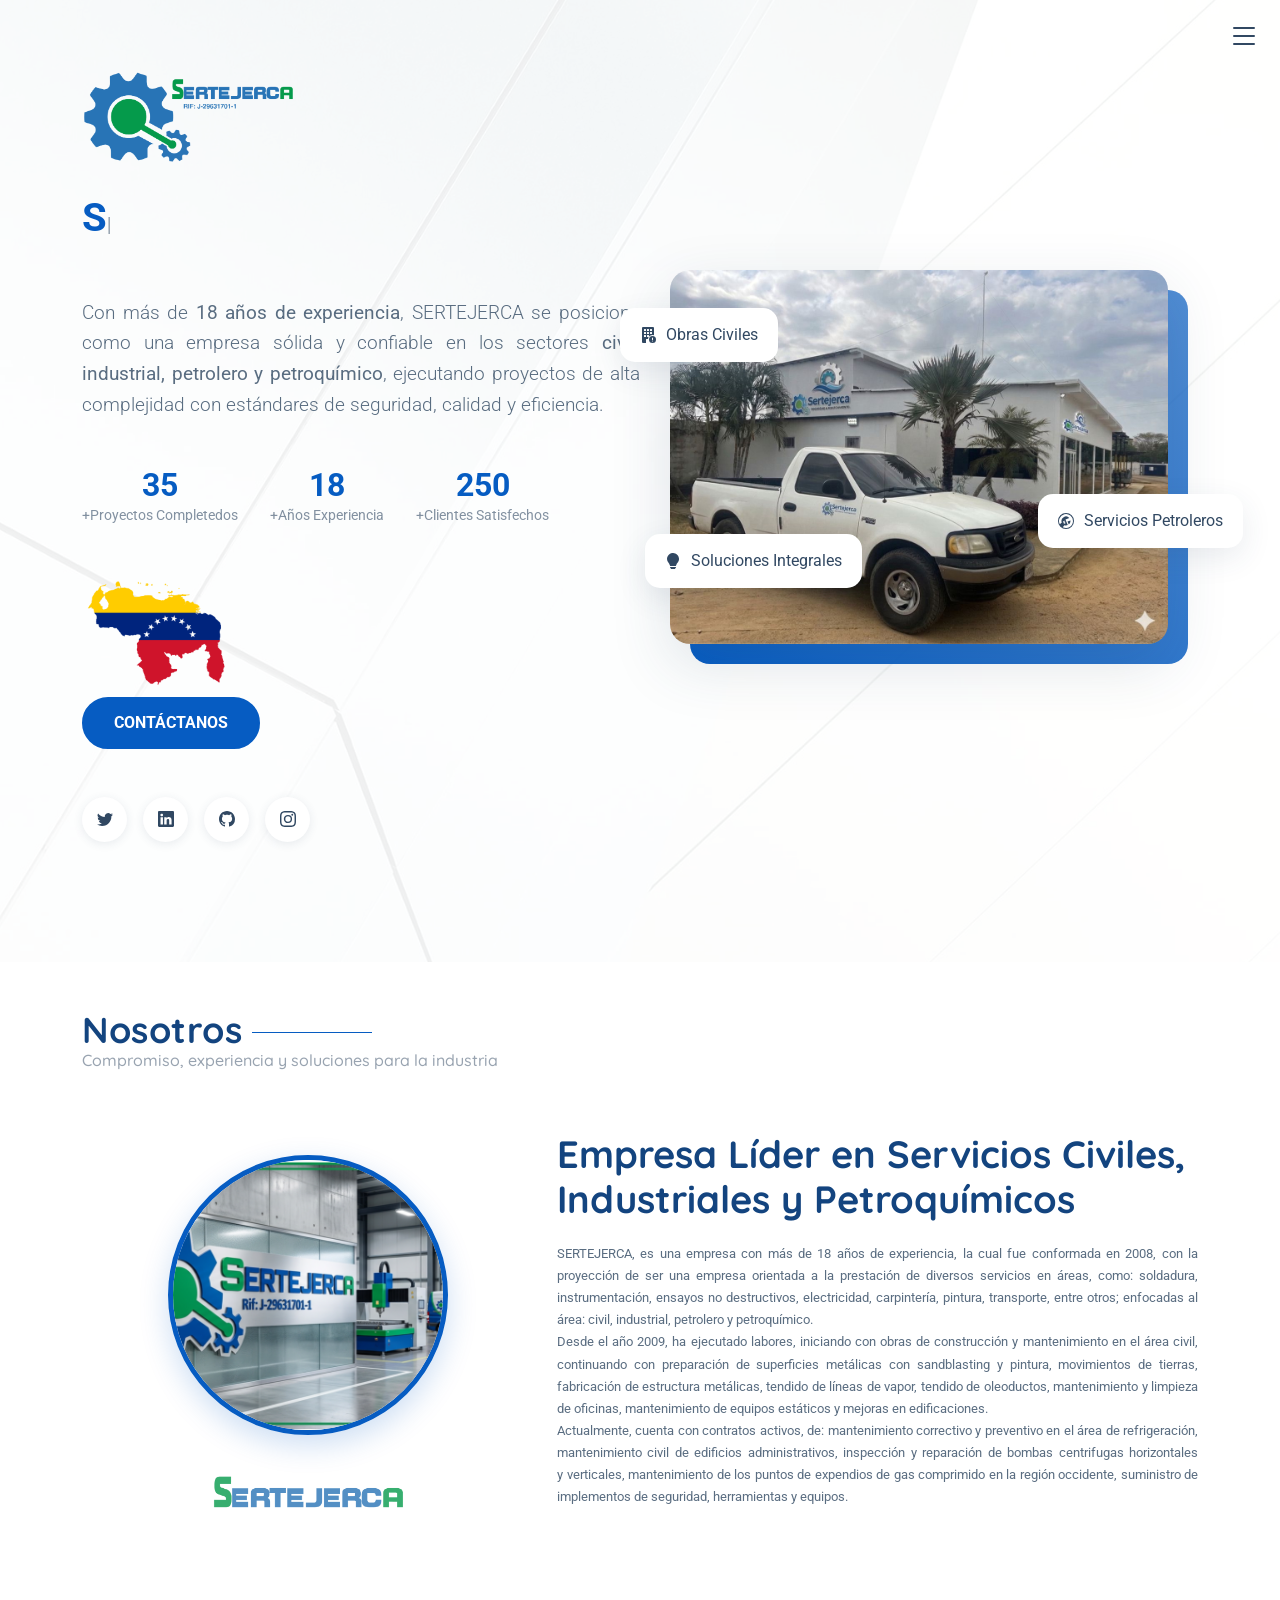
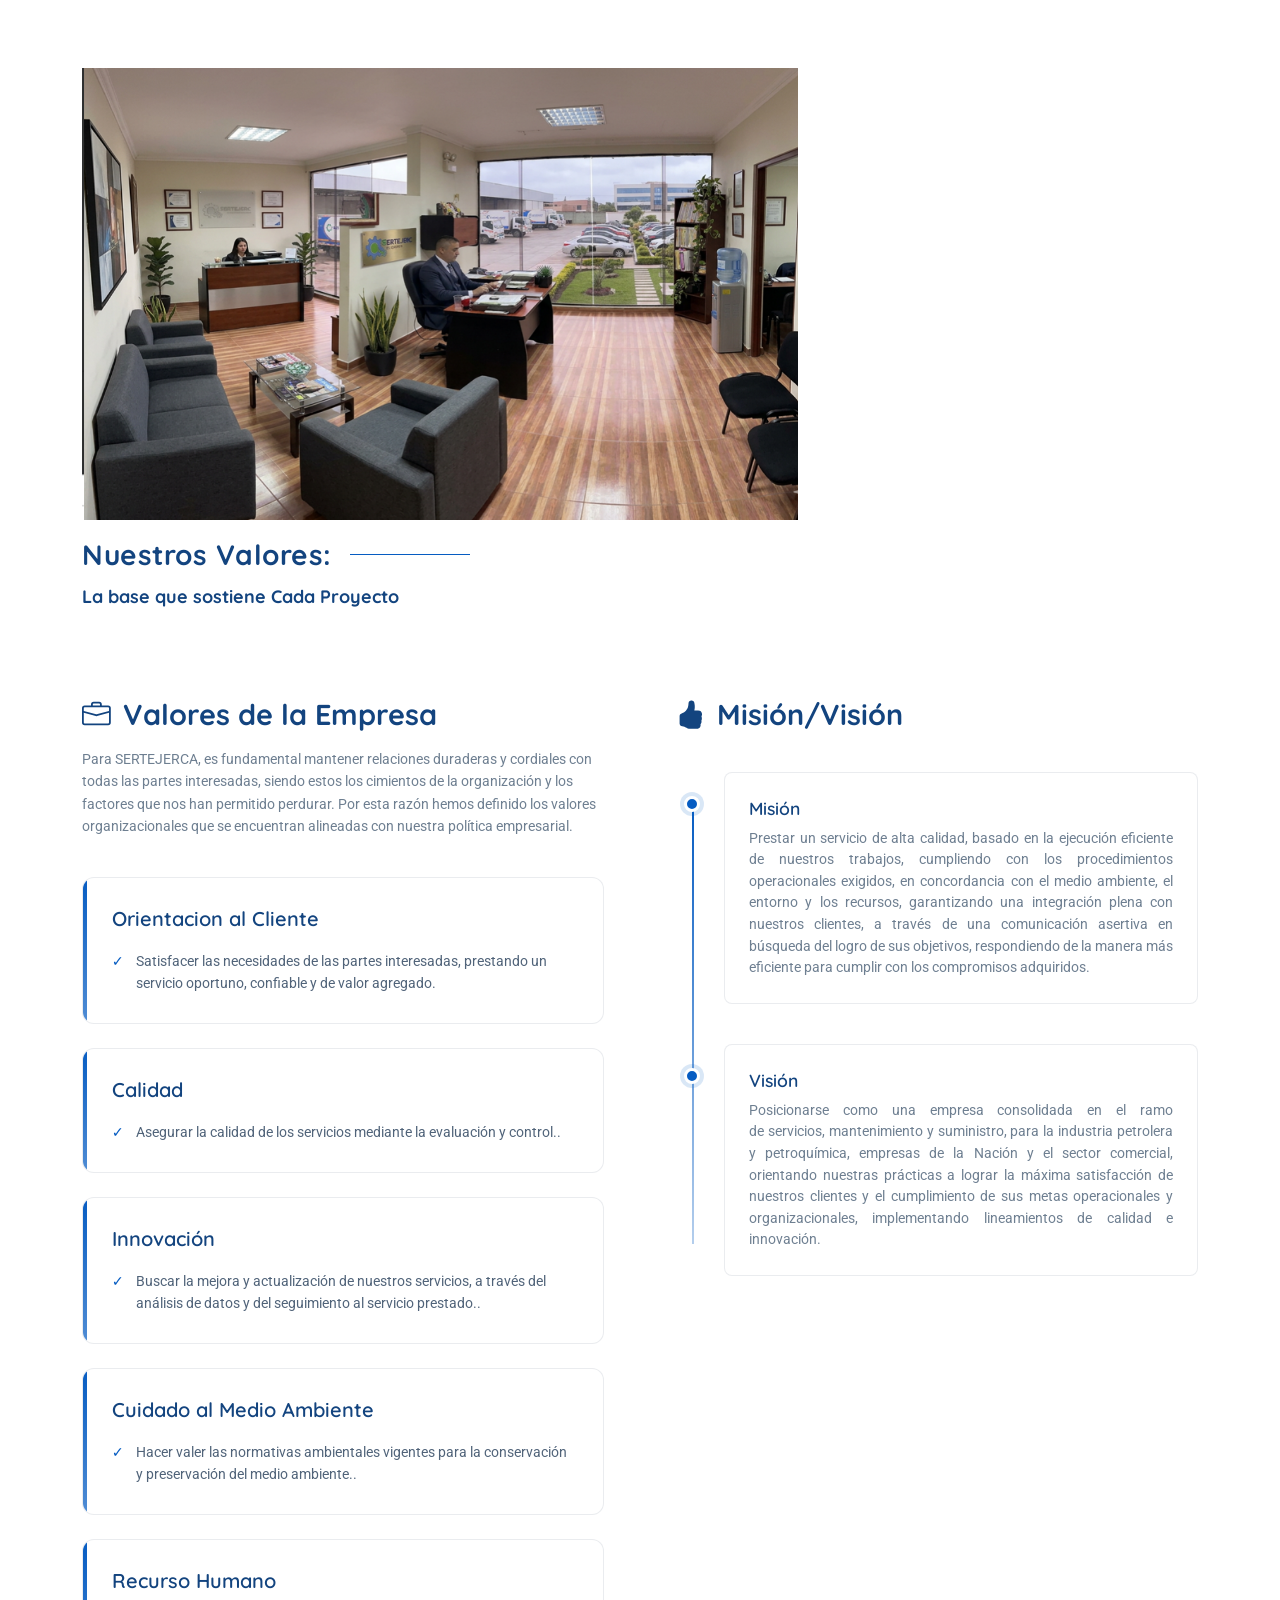
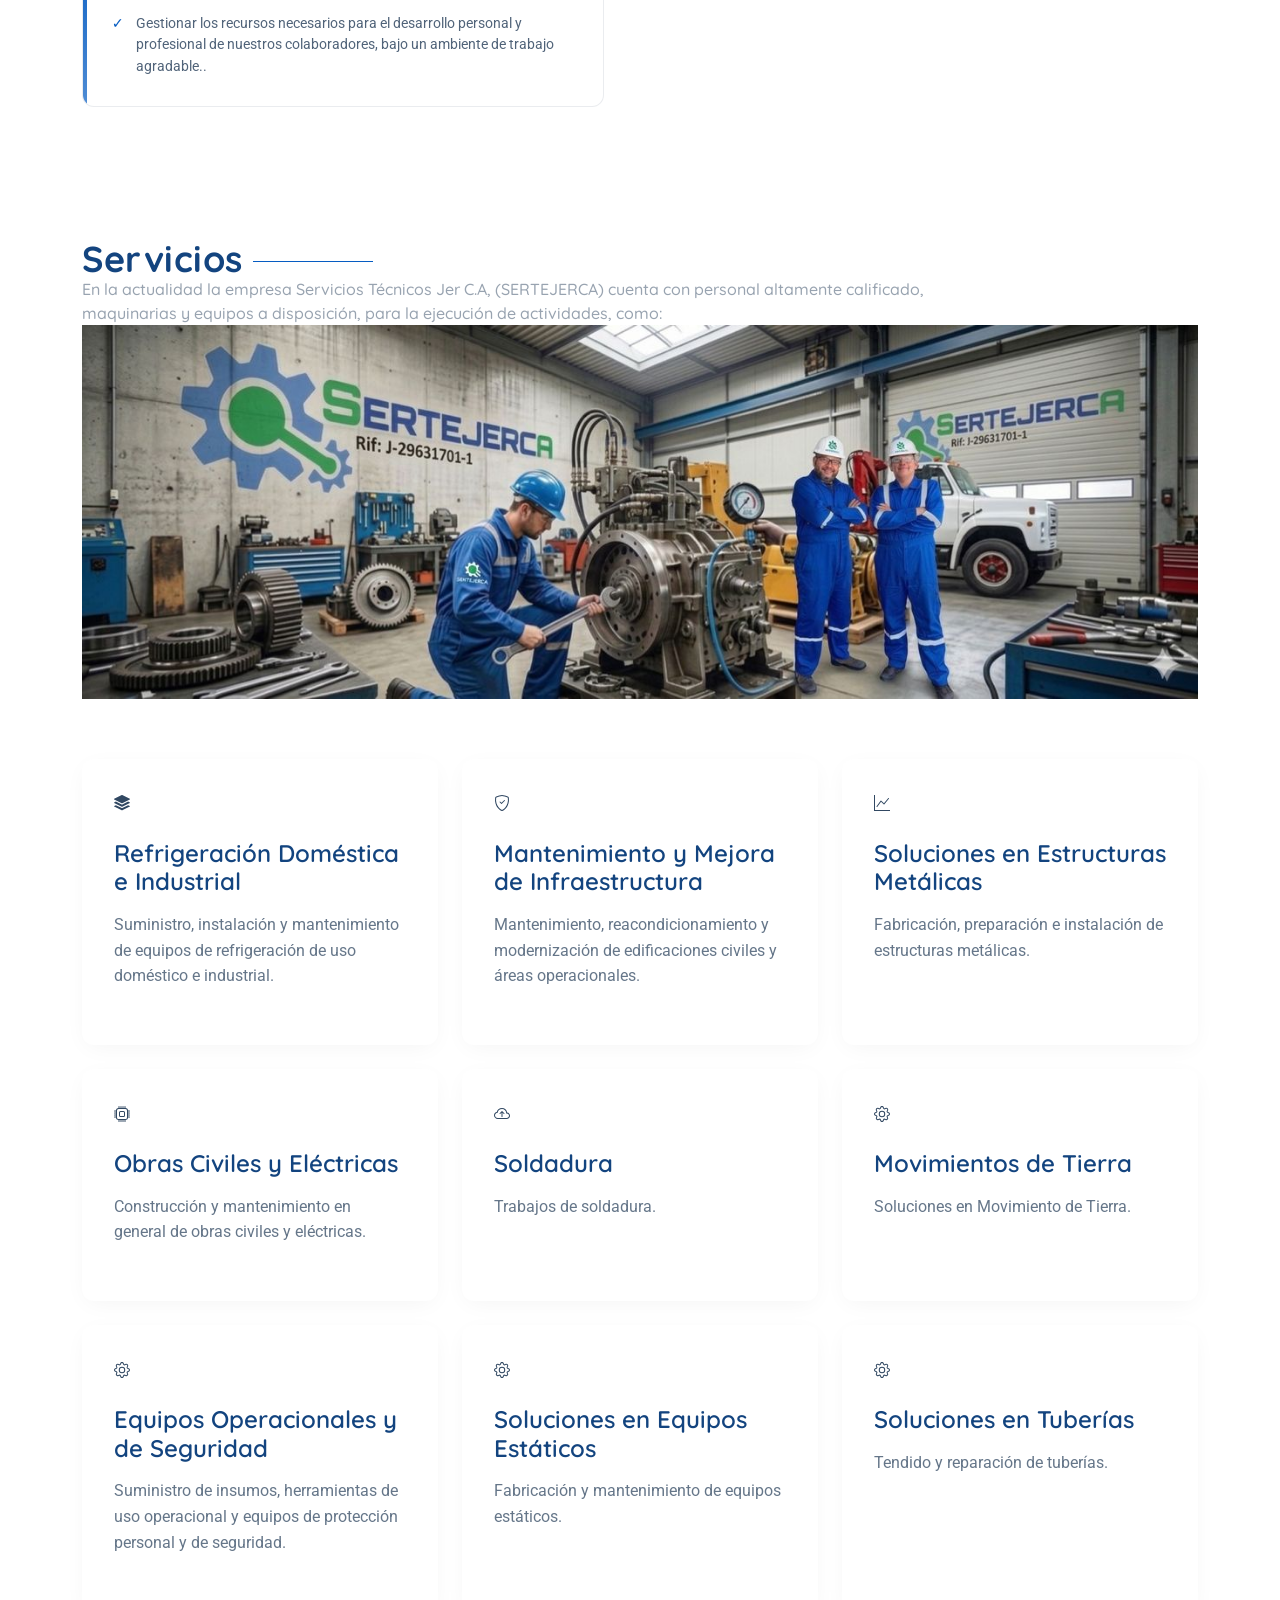
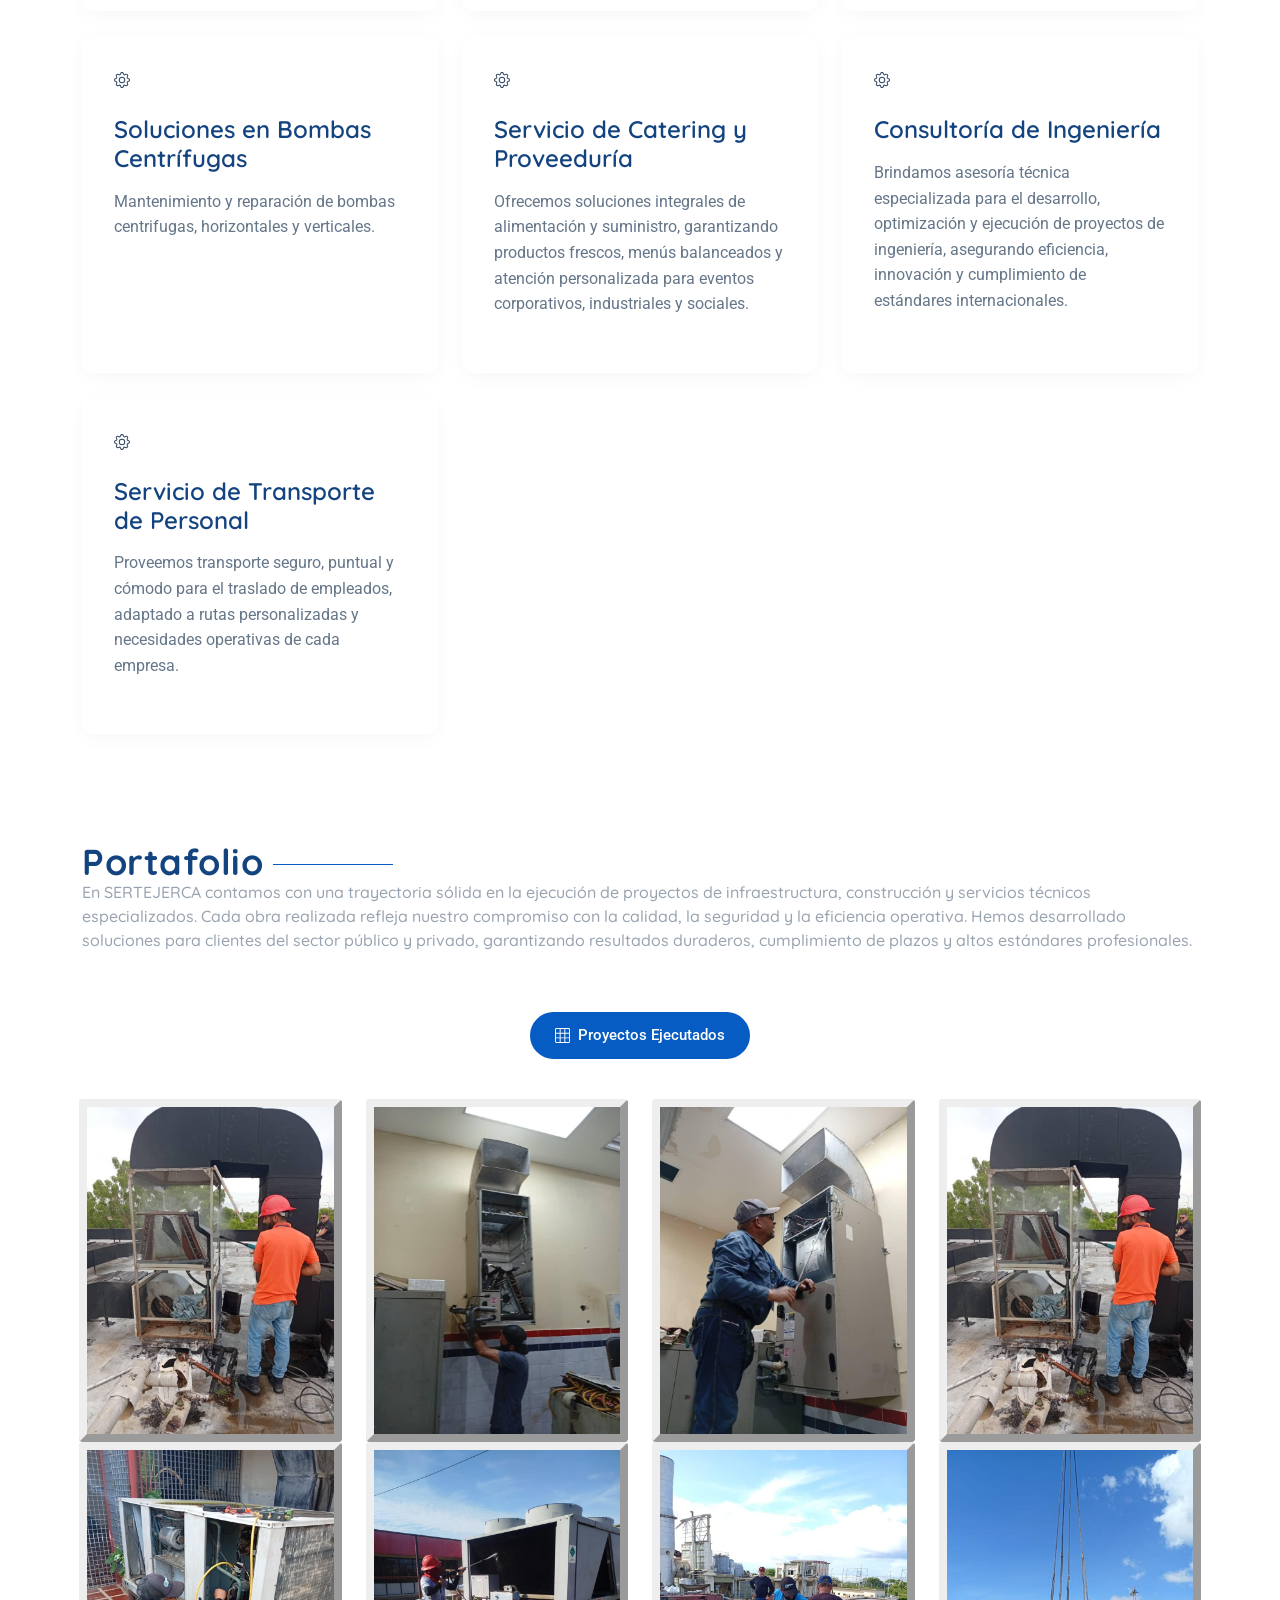
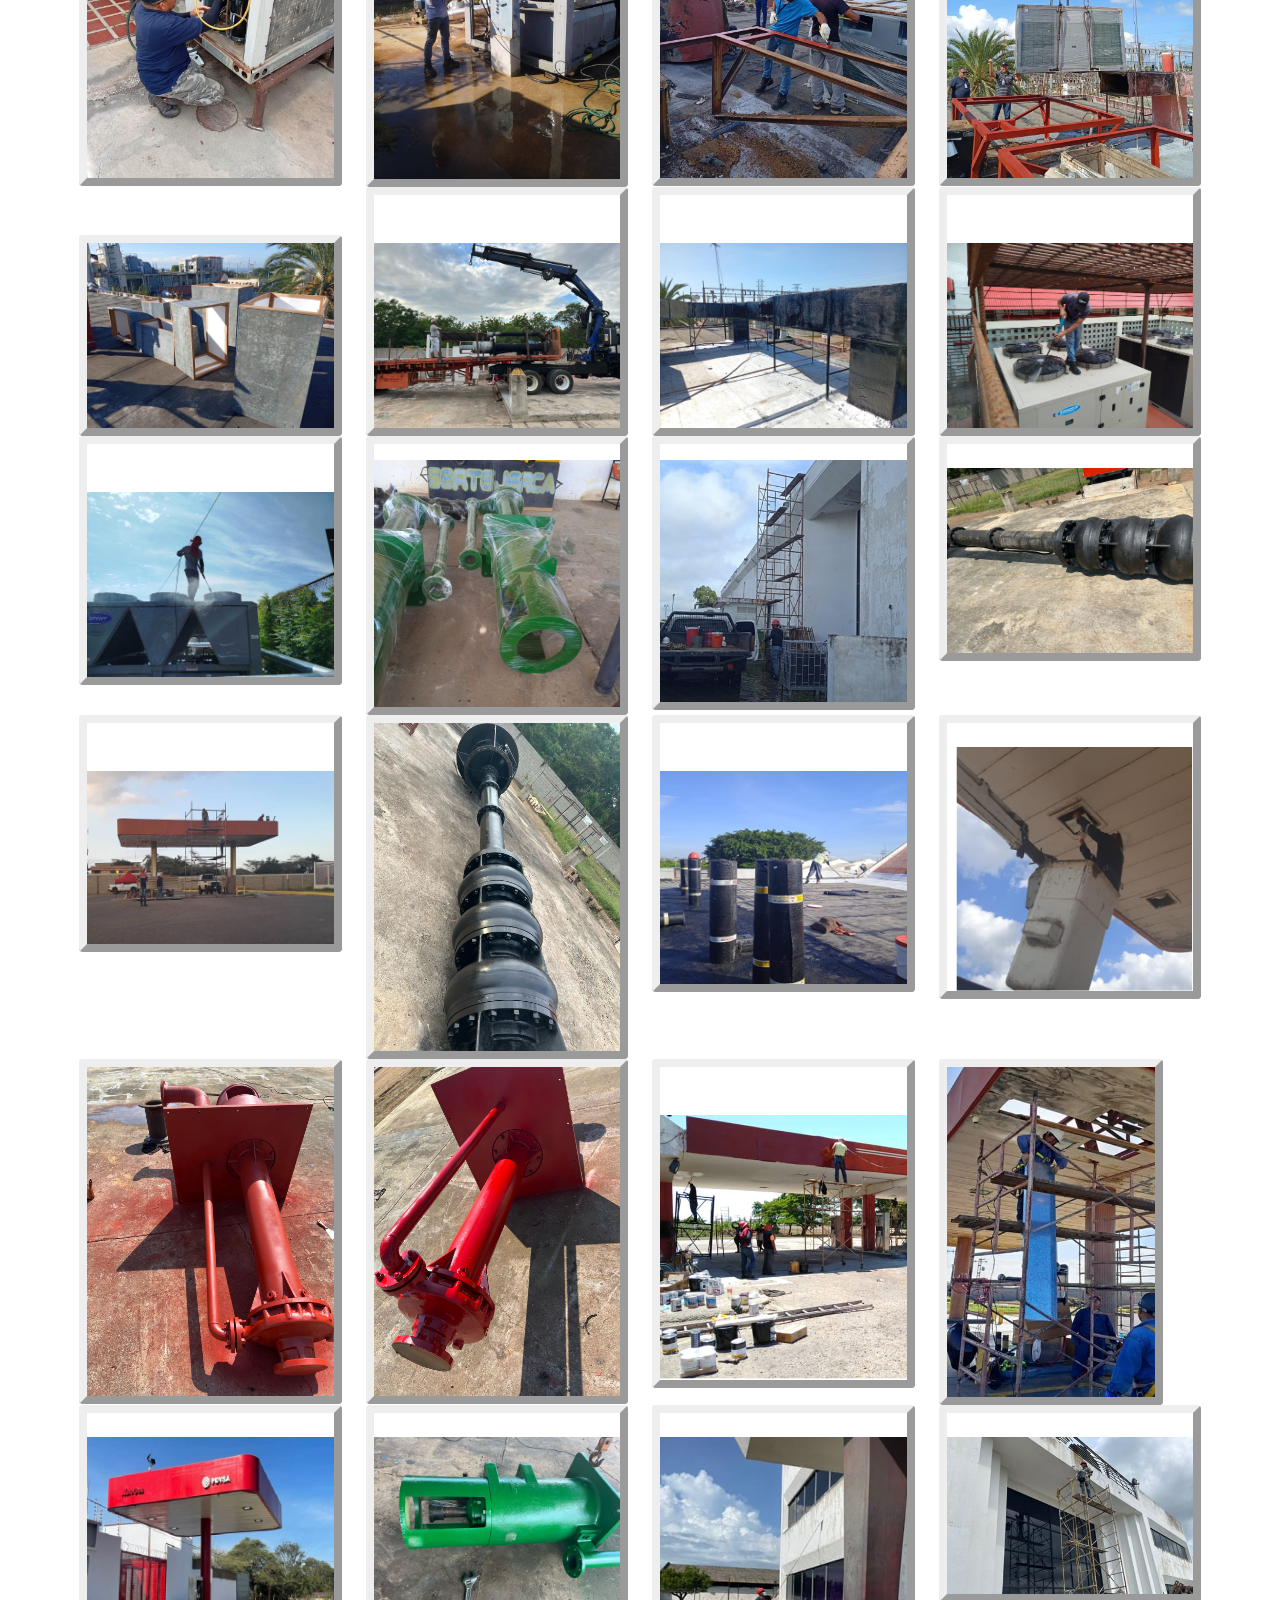
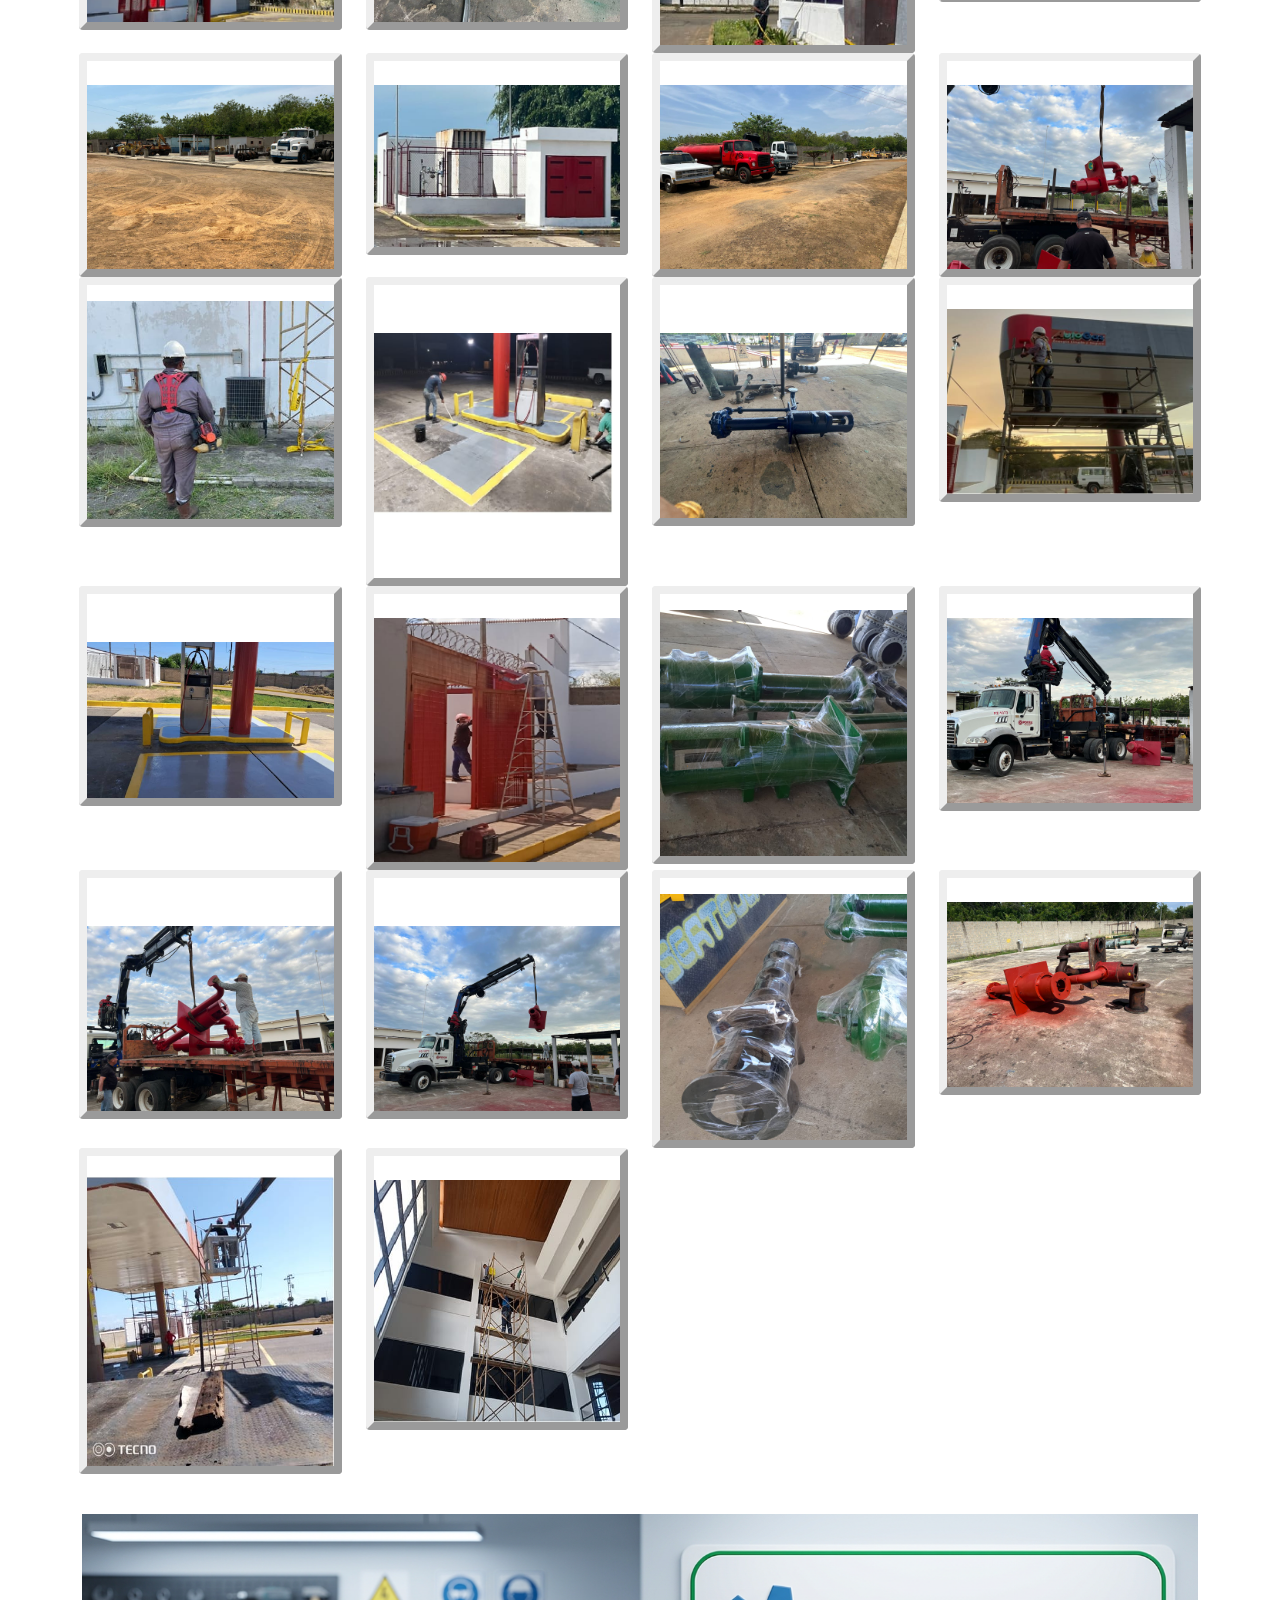
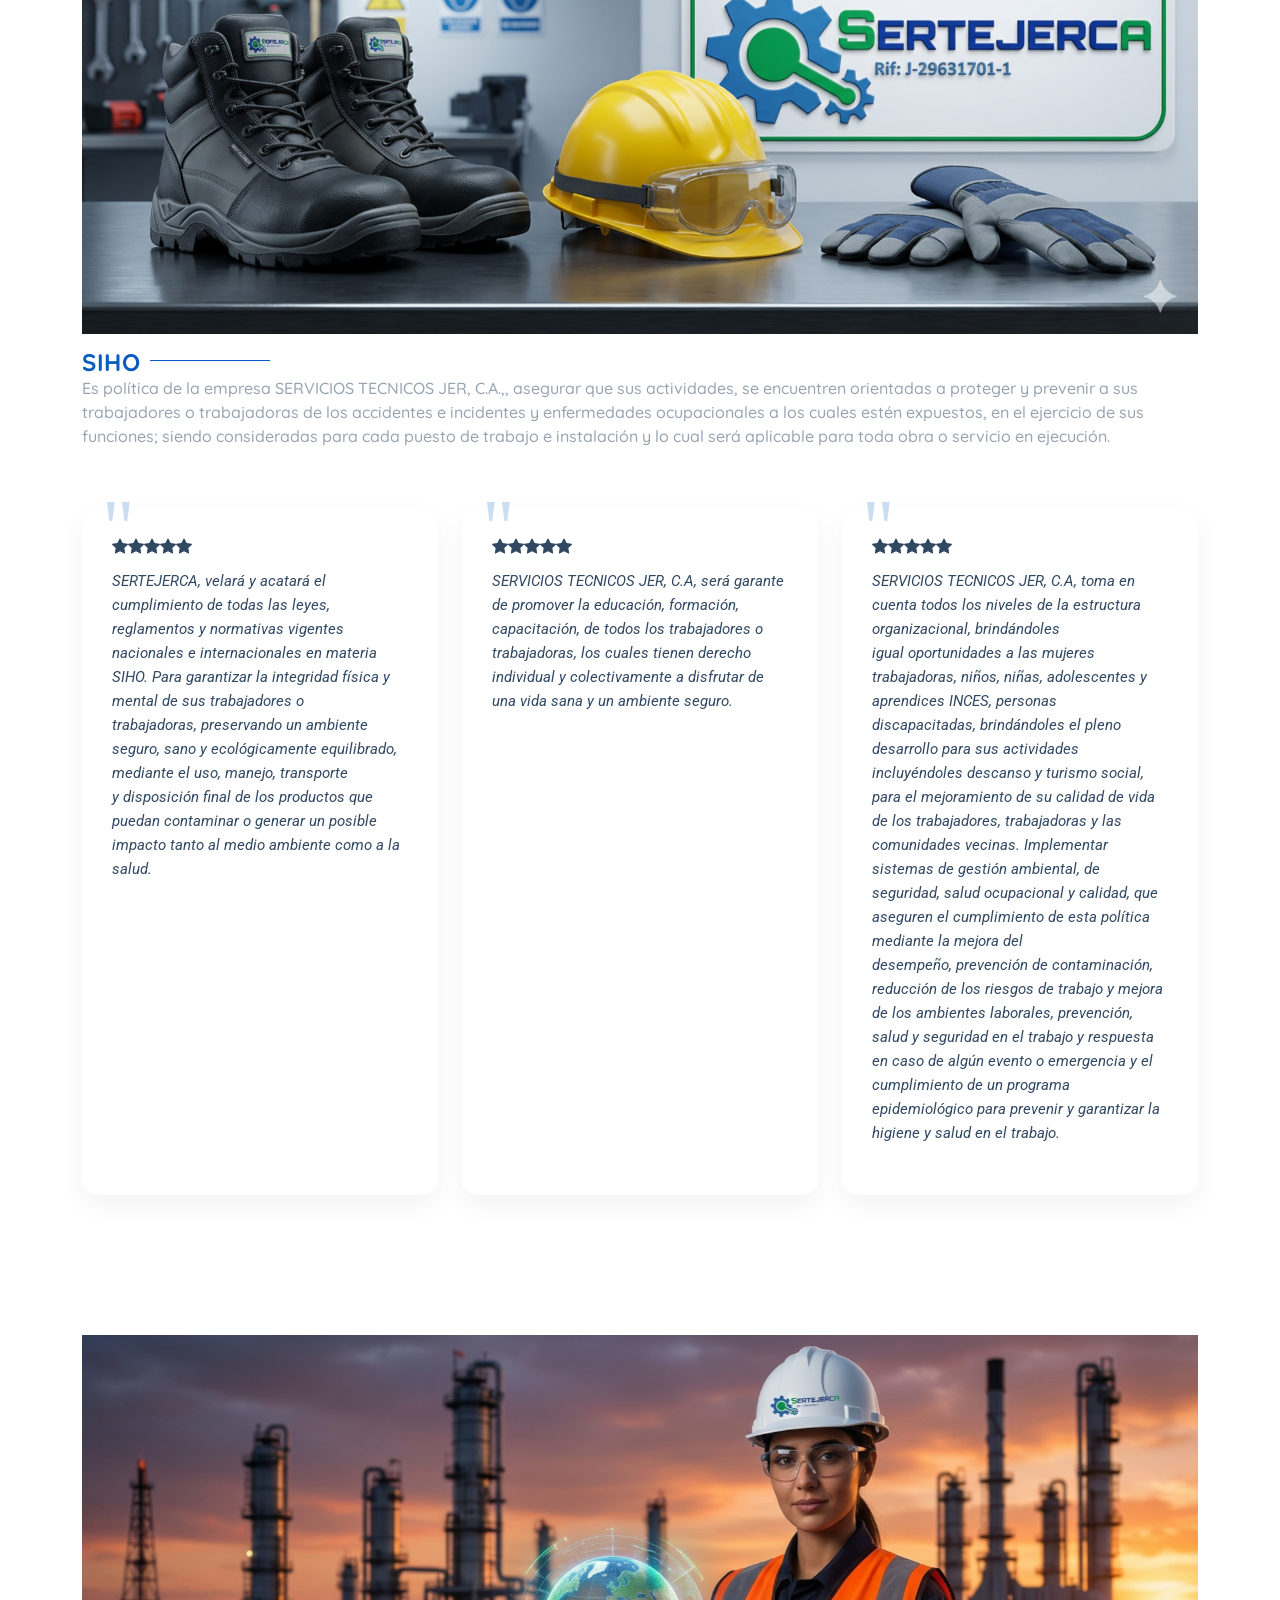
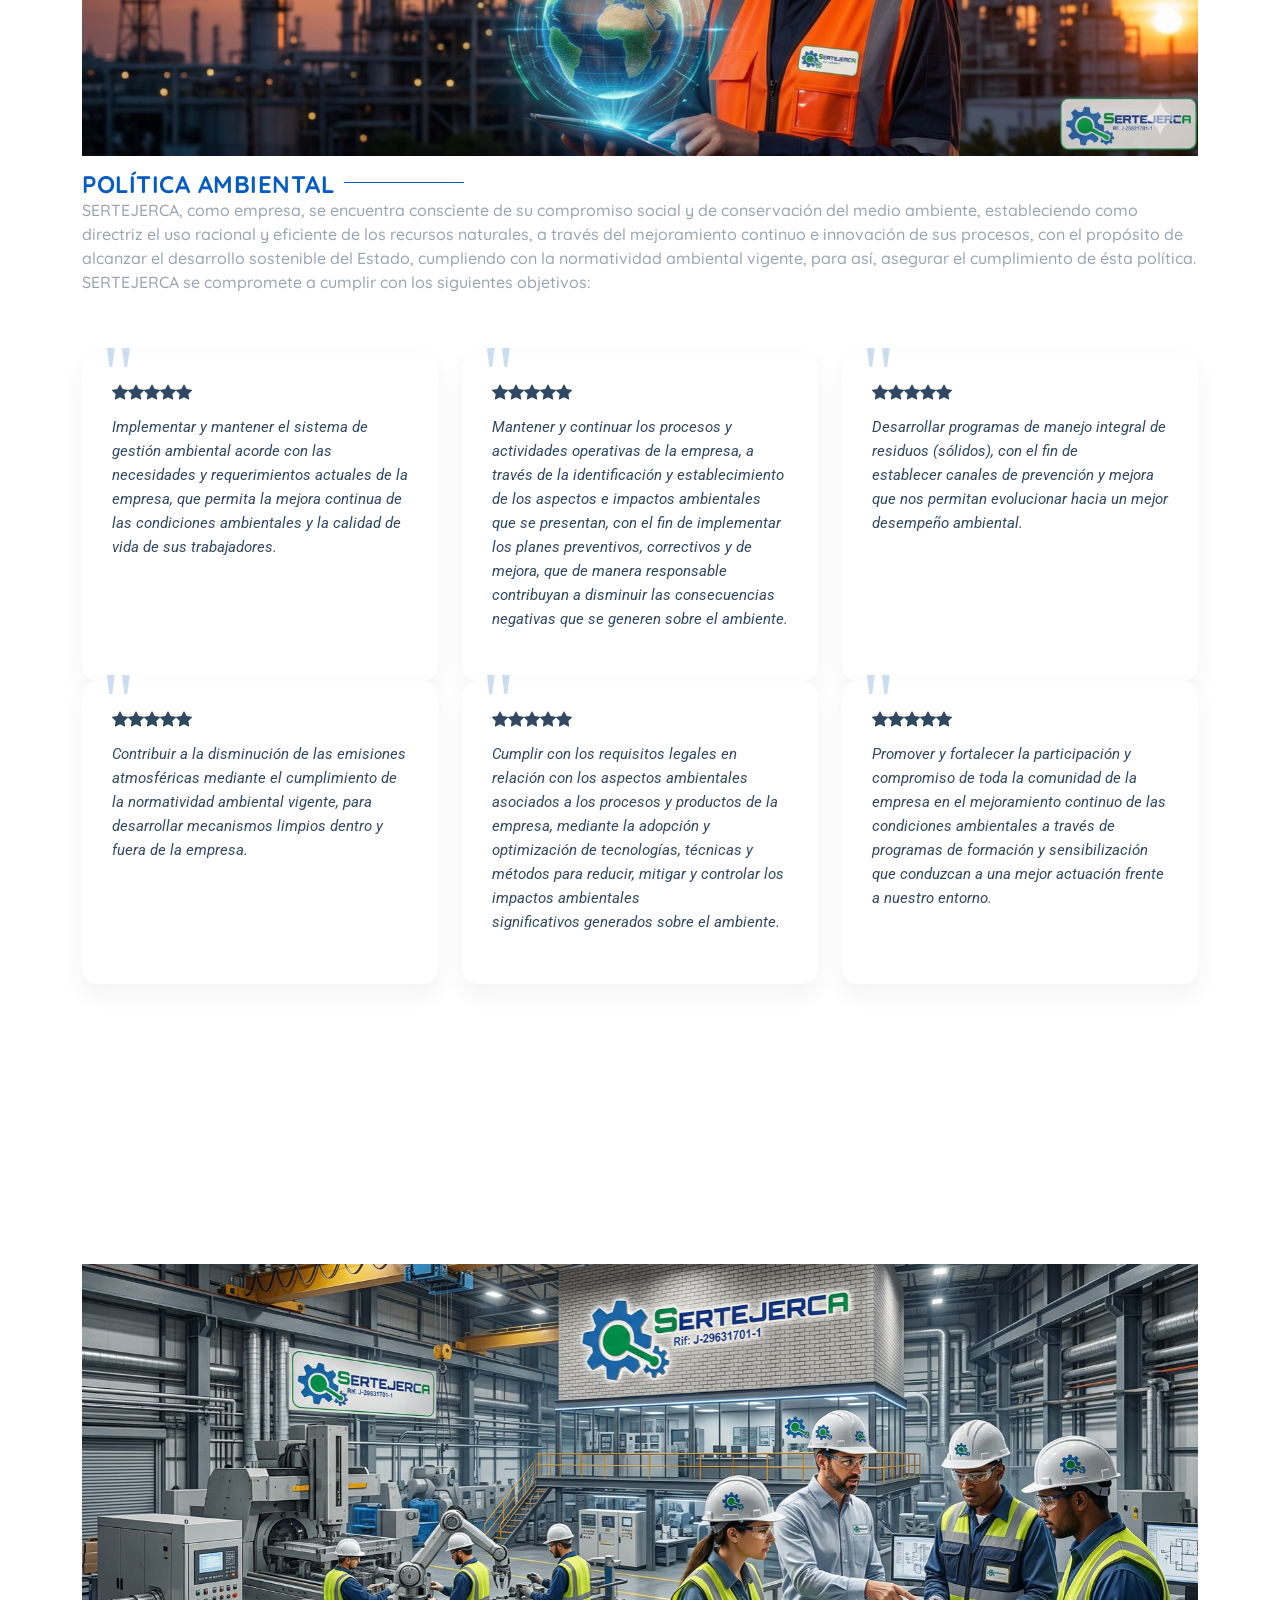
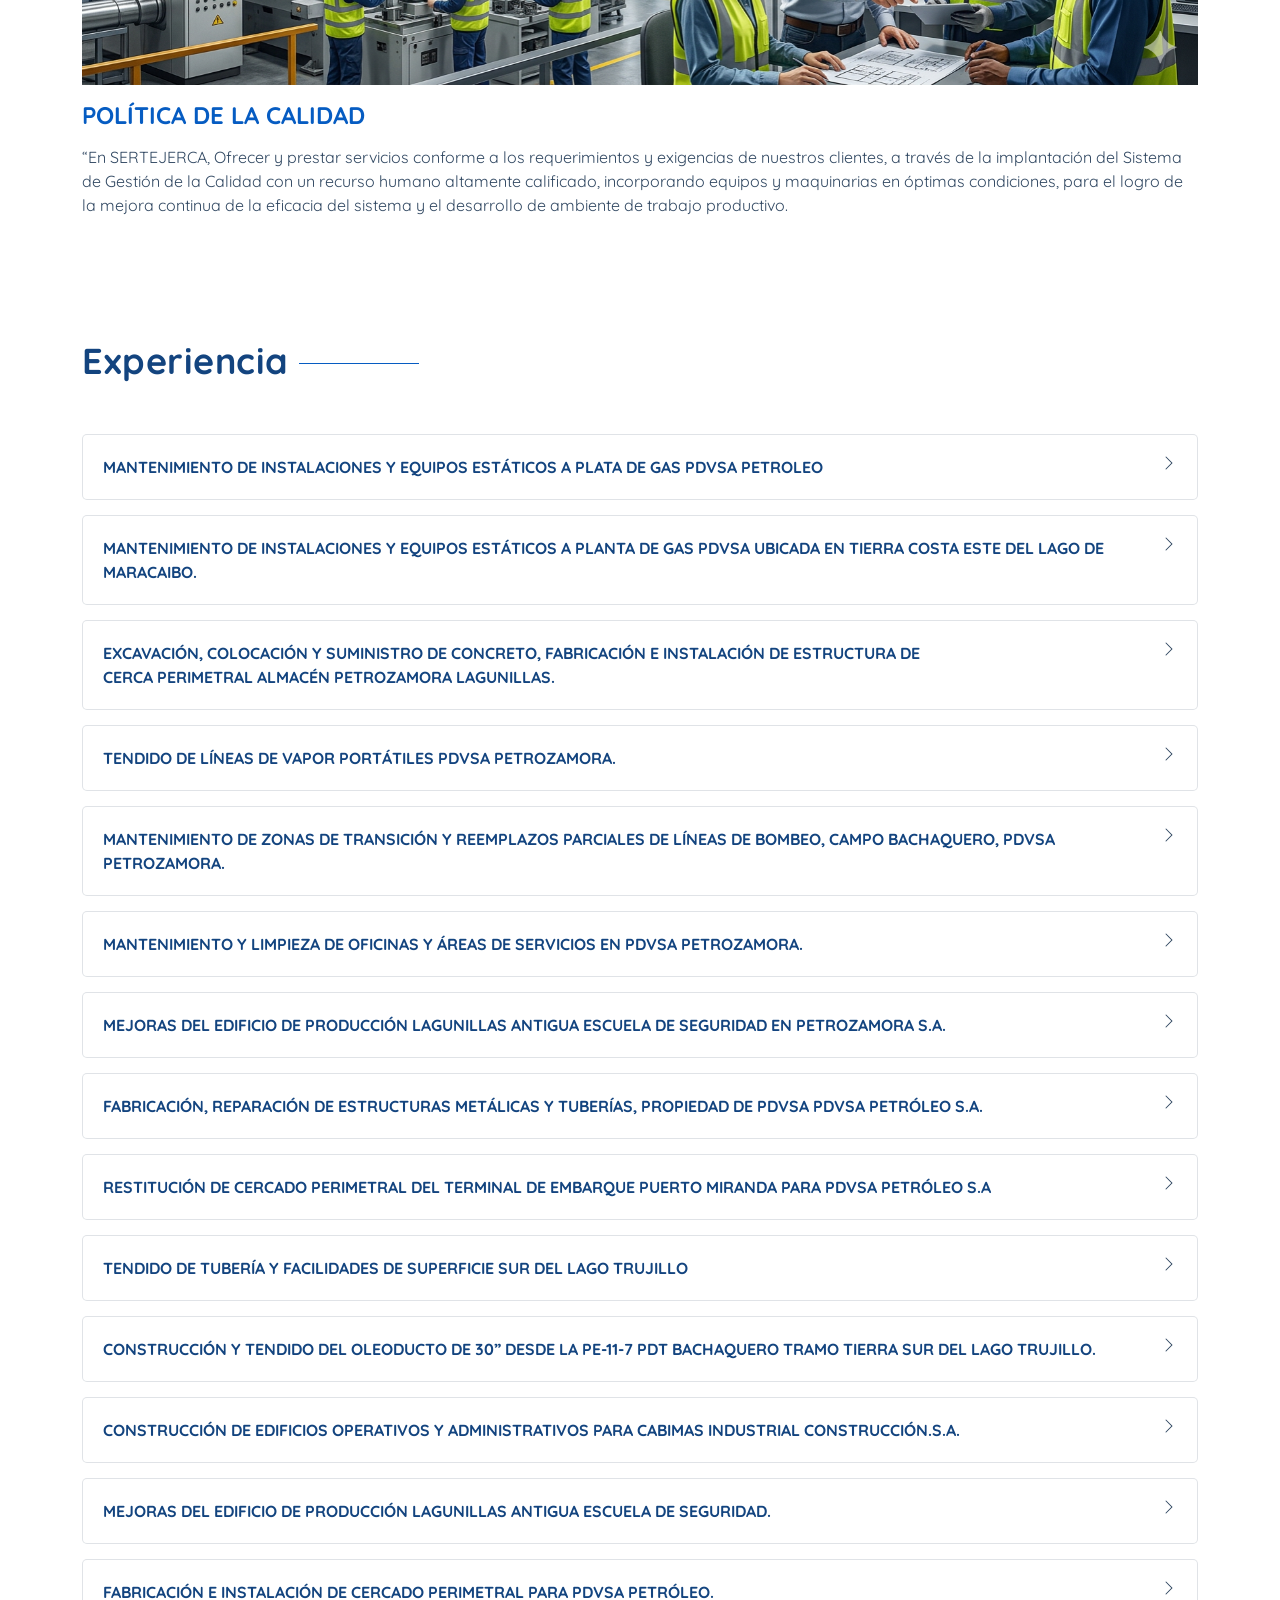
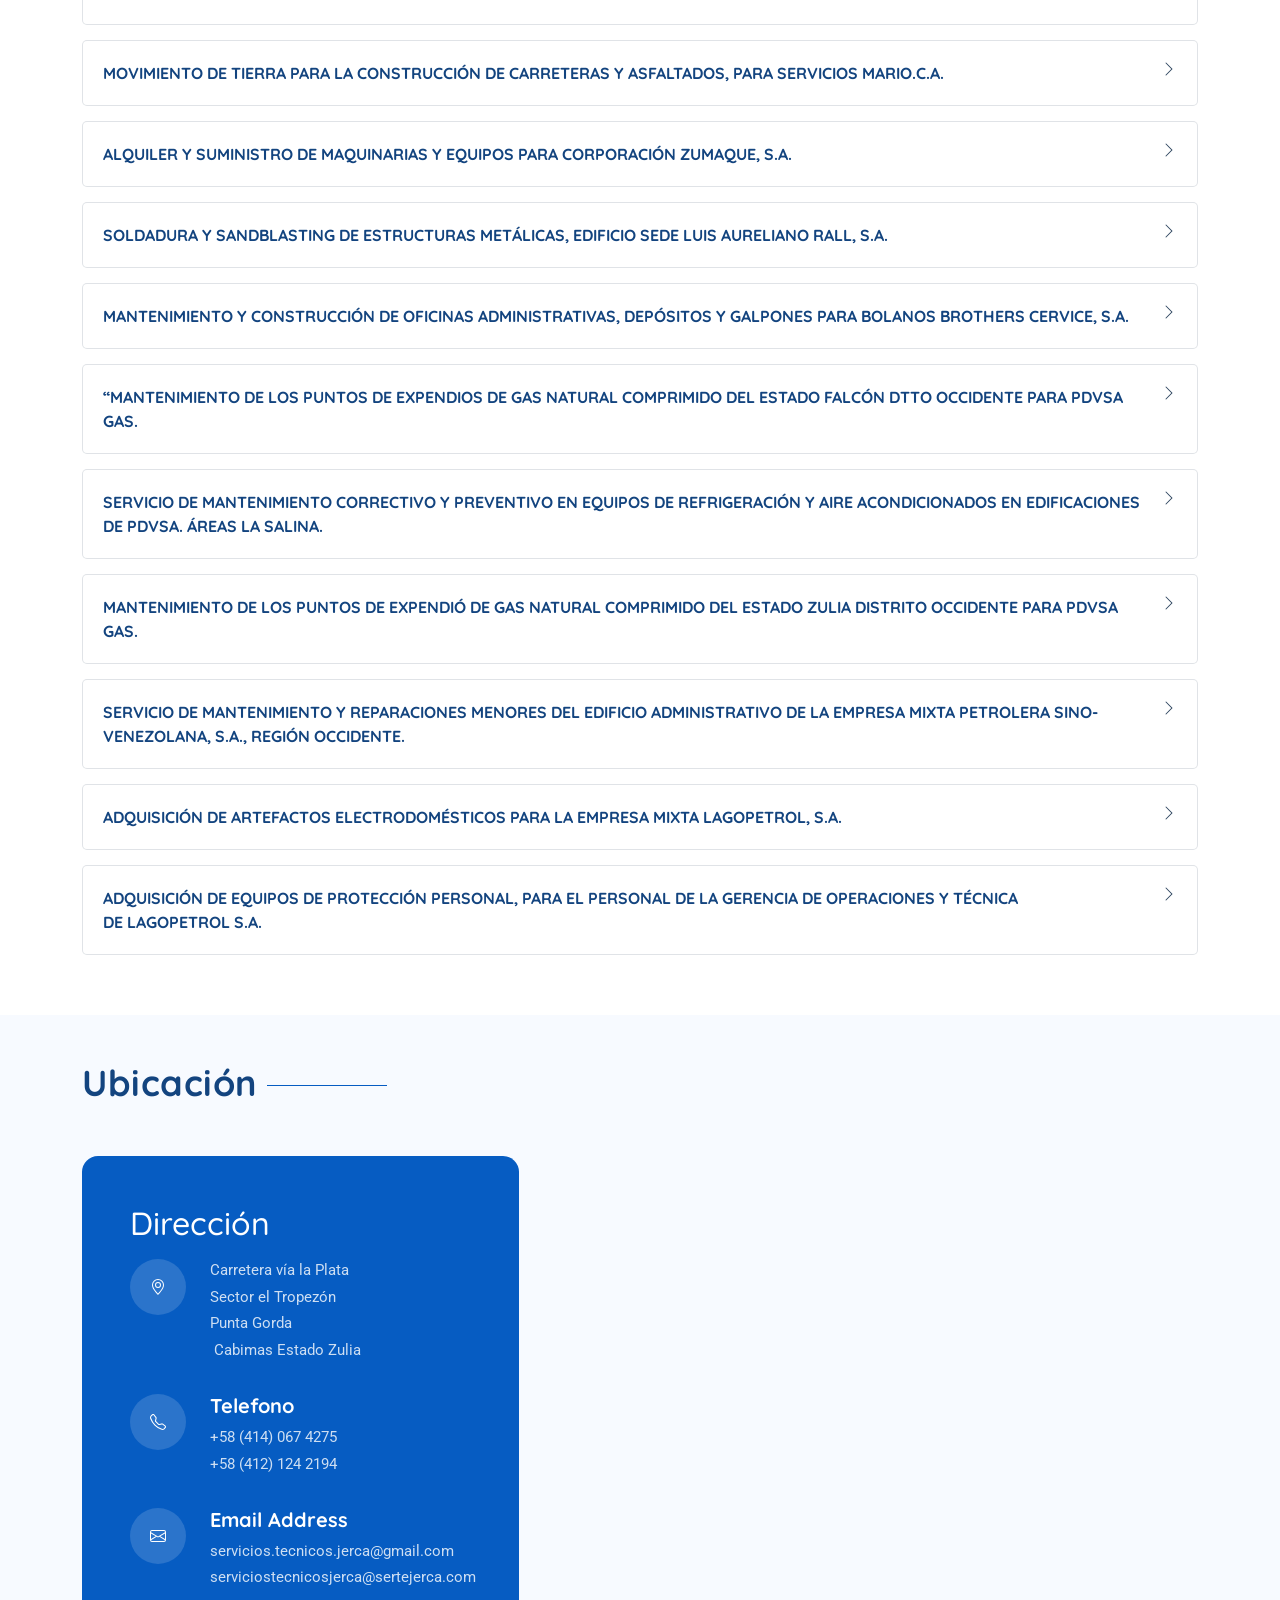
<file: index.html>
<!DOCTYPE html><html data-bs-theme="light" lang="en"><head><meta charset="utf-8"><meta name="viewport" content="width=device-width, initial-scale=1.0, shrink-to-fit=no"><title>Servicios Técnicos Jer, C.A</title><meta name="description" content=""><meta name="keywords" content="">
			<script type="application/ld+json">{"@context":"http://schema.org","@type":"WebSite","name":"Sevicios Tecnicos Jer. C.A","url":"https://www.sertejerca.com"}</script><link rel="stylesheet" href="assets/bootstrap/css/bootstrap.min.css"><link rel="stylesheet" href="assets/css/styles.min.css"></head><body class="index-page"><header class="d-flex align-items-center mb-0 pb-4 header fixed-top" id="header"><div class="container-fluid position-relative d-flex justify-content-between align-items-center"><a class="d-flex align-items-center logo" href="index.html"></a><nav id="navmenu" class="navmenu"><div class="profile-img"><img class="img-fluid rounded-circle" src="assets/img/profile/Designer.png" alt=""></div><a class="d-flex justify-content-center align-items-center logo active" href="index.html"><h1 class="sitename">SERTEJERCA</h1></a><div class="text-center social-links"><a href="#" class="twitter"><svg class="bi bi-twitter-x" xmlns="http://www.w3.org/2000/svg" width="1em" height="1em" fill="currentColor" viewBox="0 0 16 16">
  <path d="M12.6.75h2.454l-5.36 6.142L16 15.25h-4.937l-3.867-5.07-4.425 5.07H.316l5.733-6.57L0 .75h5.063l3.495 4.633L12.601.75Zm-.86 13.028h1.36L4.323 2.145H2.865l8.875 11.633Z"></path>
</svg></a><a href="#" class="facebook"><svg class="bi bi-facebook" xmlns="http://www.w3.org/2000/svg" width="1em" height="1em" fill="currentColor" viewBox="0 0 16 16">
  <path d="M16 8.049c0-4.446-3.582-8.05-8-8.05C3.58 0-.002 3.603-.002 8.05c0 4.017 2.926 7.347 6.75 7.951v-5.625h-2.03V8.05H6.75V6.275c0-2.017 1.195-3.131 3.022-3.131.876 0 1.791.157 1.791.157v1.98h-1.009c-.993 0-1.303.621-1.303 1.258v1.51h2.218l-.354 2.326H9.25V16c3.824-.604 6.75-3.934 6.75-7.951"></path>
</svg></a><a href="#" class="instagram"><svg class="bi bi-instagram" xmlns="http://www.w3.org/2000/svg" width="1em" height="1em" fill="currentColor" viewBox="0 0 16 16">
  <path d="M8 0C5.829 0 5.556.01 4.703.048 3.85.088 3.269.222 2.76.42a3.917 3.917 0 0 0-1.417.923A3.927 3.927 0 0 0 .42 2.76C.222 3.268.087 3.85.048 4.7.01 5.555 0 5.827 0 8.001c0 2.172.01 2.444.048 3.297.04.852.174 1.433.372 1.942.205.526.478.972.923 1.417.444.445.89.719 1.416.923.51.198 1.09.333 1.942.372C5.555 15.99 5.827 16 8 16s2.444-.01 3.298-.048c.851-.04 1.434-.174 1.943-.372a3.916 3.916 0 0 0 1.416-.923c.445-.445.718-.891.923-1.417.197-.509.332-1.09.372-1.942C15.99 10.445 16 10.173 16 8s-.01-2.445-.048-3.299c-.04-.851-.175-1.433-.372-1.941a3.926 3.926 0 0 0-.923-1.417A3.911 3.911 0 0 0 13.24.42c-.51-.198-1.092-.333-1.943-.372C10.443.01 10.172 0 7.998 0h.003zm-.717 1.442h.718c2.136 0 2.389.007 3.232.046.78.035 1.204.166 1.486.275.373.145.64.319.92.599.28.28.453.546.598.92.11.281.24.705.275 1.485.039.843.047 1.096.047 3.231s-.008 2.389-.047 3.232c-.035.78-.166 1.203-.275 1.485a2.47 2.47 0 0 1-.599.919c-.28.28-.546.453-.92.598-.28.11-.704.24-1.485.276-.843.038-1.096.047-3.232.047s-2.39-.009-3.233-.047c-.78-.036-1.203-.166-1.485-.276a2.478 2.478 0 0 1-.92-.598 2.48 2.48 0 0 1-.6-.92c-.109-.281-.24-.705-.275-1.485-.038-.843-.046-1.096-.046-3.233 0-2.136.008-2.388.046-3.231.036-.78.166-1.204.276-1.486.145-.373.319-.64.599-.92.28-.28.546-.453.92-.598.282-.11.705-.24 1.485-.276.738-.034 1.024-.044 2.515-.045v.002zm4.988 1.328a.96.96 0 1 0 0 1.92.96.96 0 0 0 0-1.92zm-4.27 1.122a4.109 4.109 0 1 0 0 8.217 4.109 4.109 0 0 0 0-8.217zm0 1.441a2.667 2.667 0 1 1 0 5.334 2.667 2.667 0 0 1 0-5.334"></path>
</svg></a><a href="#" class="google-plus"><svg class="bi bi-skype" xmlns="http://www.w3.org/2000/svg" width="1em" height="1em" fill="currentColor" viewBox="0 0 16 16">
  <path d="M4.671 0c.88 0 1.733.247 2.468.702a7.423 7.423 0 0 1 6.02 2.118 7.372 7.372 0 0 1 2.167 5.215c0 .344-.024.687-.072 1.026a4.662 4.662 0 0 1 .6 2.281 4.645 4.645 0 0 1-1.37 3.294A4.673 4.673 0 0 1 11.18 16c-.84 0-1.658-.226-2.37-.644a7.423 7.423 0 0 1-6.114-2.107A7.374 7.374 0 0 1 .529 8.035c0-.363.026-.724.08-1.081a4.644 4.644 0 0 1 .76-5.59A4.68 4.68 0 0 1 4.67 0zm.447 7.01c.18.309.43.572.729.769a7.07 7.07 0 0 0 1.257.653c.492.205.873.38 1.145.523.229.112.437.264.615.448.135.142.21.331.21.528a.872.872 0 0 1-.335.723c-.291.196-.64.289-.99.264a2.618 2.618 0 0 1-1.048-.206 11.44 11.44 0 0 1-.532-.253 1.284 1.284 0 0 0-.587-.15.717.717 0 0 0-.501.176.63.63 0 0 0-.195.491.796.796 0 0 0 .148.482 1.2 1.2 0 0 0 .456.354 5.113 5.113 0 0 0 2.212.419 4.554 4.554 0 0 0 1.624-.265 2.296 2.296 0 0 0 1.08-.801c.267-.39.402-.855.386-1.327a2.09 2.09 0 0 0-.279-1.101 2.53 2.53 0 0 0-.772-.792A7.198 7.198 0 0 0 8.486 7.3a1.05 1.05 0 0 0-.145-.058 18.182 18.182 0 0 1-1.013-.447 1.827 1.827 0 0 1-.54-.387.727.727 0 0 1-.2-.508.805.805 0 0 1 .385-.723 1.76 1.76 0 0 1 .968-.247c.26-.003.52.03.772.096.274.079.542.177.802.293.105.049.22.075.336.076a.6.6 0 0 0 .453-.19.69.69 0 0 0 .18-.496.717.717 0 0 0-.17-.476 1.374 1.374 0 0 0-.556-.354 3.69 3.69 0 0 0-.708-.183 5.963 5.963 0 0 0-1.022-.078 4.53 4.53 0 0 0-1.536.258 2.71 2.71 0 0 0-1.174.784 1.91 1.91 0 0 0-.45 1.287c-.01.37.076.736.25 1.063z"></path>
</svg></a><a href="#" class="linkedin"><svg class="bi bi-linkedin" xmlns="http://www.w3.org/2000/svg" width="1em" height="1em" fill="currentColor" viewBox="0 0 16 16">
  <path d="M0 1.146C0 .513.526 0 1.175 0h13.65C15.474 0 16 .513 16 1.146v13.708c0 .633-.526 1.146-1.175 1.146H1.175C.526 16 0 15.487 0 14.854V1.146zm4.943 12.248V6.169H2.542v7.225h2.401m-1.2-8.212c.837 0 1.358-.554 1.358-1.248-.015-.709-.52-1.248-1.342-1.248-.822 0-1.359.54-1.359 1.248 0 .694.521 1.248 1.327 1.248h.016zm4.908 8.212V9.359c0-.216.016-.432.08-.586.173-.431.568-.878 1.232-.878.869 0 1.216.662 1.216 1.634v3.865h2.401V9.25c0-2.22-1.184-3.252-2.764-3.252-1.274 0-1.845.7-2.165 1.193v.025h-.016a5.54 5.54 0 0 1 .016-.025V6.169h-2.4c.03.678 0 7.225 0 7.225h2.4"></path>
</svg></a></div><ul><li><a href="#hero">Home</a></li><li><a href="#about">Nosotros</a></li><li><a href="#resume">Nuestros Valores</a></li><li><a href="#services">Servicios</a></li><li><a href="#portfolio">Portafolio</a></li><li><a href="#testimonials">SIHO</a></li><li><a href="#skills">GESTIÓN DE CALIDAD</a></li><li><a href="#faq">EXPERIENCIA</a></li><li><a href="#contact">CONTÁCTANOS</a></li></ul><svg class="bi bi-list d-xl-none mobile-nav-toggle" xmlns="http://www.w3.org/2000/svg" width="1em" height="1em" fill="currentColor" viewBox="0 0 16 16">
  <path fill-rule="evenodd" d="M2.5 12a.5.5 0 0 1 .5-.5h10a.5.5 0 0 1 0 1H3a.5.5 0 0 1-.5-.5m0-4a.5.5 0 0 1 .5-.5h10a.5.5 0 0 1 0 1H3a.5.5 0 0 1-.5-.5m0-4a.5.5 0 0 1 .5-.5h10a.5.5 0 0 1 0 1H3a.5.5 0 0 1-.5-.5"></path>
</svg></nav></div></header><main class="main"><section class="pt-6 hero section" id="hero"><div class="container"><div class="row g-0 align-items-center mt-0 pt-0"><div class="col-lg-6 hero-content" data-aos="fade-right" data-aos-delay="100"><div class="content-wrapper"><h1 class="hero-title"><img class="img-fluid" width="1389" height="585" src="assets/img/Artboard%206.png" style="width: 213px;">&nbsp;&nbsp;</h1><p class="lead" style="text-align: justify;"><span class="typed" data-typed-items="Experiencia, Solidez, Confianza, Innovación" style="color: var(--accent-color);font-size: 40px;font-weight: bold;"></span></p><p class="lead" style="text-align: justify;">Con más de <strong>18 años de experiencia</strong>, SERTEJERCA se posiciona como una empresa sólida y confiable en los sectores <strong>civil, industrial, petrolero y petroquímico</strong>, ejecutando proyectos de alta complejidad con estándares de seguridad, calidad y eficiencia.</p><div data-aos="fade-up" data-aos-delay="200" class="hero-stats"><div class="stat-item"><span class="purecounter" data-purecounter-start="0" data-purecounter-end="35" data-purecounter-duration="2">0</span><span class="stat-label">+Proyectos Completedos</span></div><div class="stat-item"><span class="purecounter" data-purecounter-start="0" data-purecounter-end="18" data-purecounter-duration="2">0</span><span class="stat-label">+Años Experiencia</span></div><div class="stat-item"><span class="purecounter" data-purecounter-start="0" data-purecounter-end="250" data-purecounter-duration="2">0</span><span class="stat-label">+Clientes Satisfechos</span></div></div><img class="img-fluid" width="860" height="713" src="assets/img/mapa.png" style="width: 148px;"><div data-aos="fade-up" data-aos-delay="300" class="hero-actions"><a class="btn btn-primary" role="button" href="#contact">CONTÁCTANOS</a></div><div data-aos="fade-up" data-aos-delay="400" class="social-links"><a href="#"><svg class="bi bi-twitter" xmlns="http://www.w3.org/2000/svg" width="1em" height="1em" fill="currentColor" viewBox="0 0 16 16">
  <path d="M5.026 15c6.038 0 9.341-5.003 9.341-9.334 0-.14 0-.282-.006-.422A6.685 6.685 0 0 0 16 3.542a6.658 6.658 0 0 1-1.889.518 3.301 3.301 0 0 0 1.447-1.817 6.533 6.533 0 0 1-2.087.793A3.286 3.286 0 0 0 7.875 6.03a9.325 9.325 0 0 1-6.767-3.429 3.289 3.289 0 0 0 1.018 4.382A3.323 3.323 0 0 1 .64 6.575v.045a3.288 3.288 0 0 0 2.632 3.218 3.203 3.203 0 0 1-.865.115 3.23 3.23 0 0 1-.614-.057 3.283 3.283 0 0 0 3.067 2.277A6.588 6.588 0 0 1 .78 13.58a6.32 6.32 0 0 1-.78-.045A9.344 9.344 0 0 0 5.026 15"></path>
</svg></a><a href="#"><svg class="bi bi-linkedin" xmlns="http://www.w3.org/2000/svg" width="1em" height="1em" fill="currentColor" viewBox="0 0 16 16">
  <path d="M0 1.146C0 .513.526 0 1.175 0h13.65C15.474 0 16 .513 16 1.146v13.708c0 .633-.526 1.146-1.175 1.146H1.175C.526 16 0 15.487 0 14.854V1.146zm4.943 12.248V6.169H2.542v7.225h2.401m-1.2-8.212c.837 0 1.358-.554 1.358-1.248-.015-.709-.52-1.248-1.342-1.248-.822 0-1.359.54-1.359 1.248 0 .694.521 1.248 1.327 1.248h.016zm4.908 8.212V9.359c0-.216.016-.432.08-.586.173-.431.568-.878 1.232-.878.869 0 1.216.662 1.216 1.634v3.865h2.401V9.25c0-2.22-1.184-3.252-2.764-3.252-1.274 0-1.845.7-2.165 1.193v.025h-.016a5.54 5.54 0 0 1 .016-.025V6.169h-2.4c.03.678 0 7.225 0 7.225h2.4"></path>
</svg></a><a href="#"><svg class="bi bi-github" xmlns="http://www.w3.org/2000/svg" width="1em" height="1em" fill="currentColor" viewBox="0 0 16 16">
  <path d="M8 0C3.58 0 0 3.58 0 8c0 3.54 2.29 6.53 5.47 7.59.4.07.55-.17.55-.38 0-.19-.01-.82-.01-1.49-2.01.37-2.53-.49-2.69-.94-.09-.23-.48-.94-.82-1.13-.28-.15-.68-.52-.01-.53.63-.01 1.08.58 1.23.82.72 1.21 1.87.87 2.33.66.07-.52.28-.87.51-1.07-1.78-.2-3.64-.89-3.64-3.95 0-.87.31-1.59.82-2.15-.08-.2-.36-1.02.08-2.12 0 0 .67-.21 2.2.82.64-.18 1.32-.27 2-.27.68 0 1.36.09 2 .27 1.53-1.04 2.2-.82 2.2-.82.44 1.1.16 1.92.08 2.12.51.56.82 1.27.82 2.15 0 3.07-1.87 3.75-3.65 3.95.29.25.54.73.54 1.48 0 1.07-.01 1.93-.01 2.2 0 .21.15.46.55.38A8.012 8.012 0 0 0 16 8c0-4.42-3.58-8-8-8"></path>
</svg></a><a href="#"><svg class="bi bi-instagram" xmlns="http://www.w3.org/2000/svg" width="1em" height="1em" fill="currentColor" viewBox="0 0 16 16">
  <path d="M8 0C5.829 0 5.556.01 4.703.048 3.85.088 3.269.222 2.76.42a3.917 3.917 0 0 0-1.417.923A3.927 3.927 0 0 0 .42 2.76C.222 3.268.087 3.85.048 4.7.01 5.555 0 5.827 0 8.001c0 2.172.01 2.444.048 3.297.04.852.174 1.433.372 1.942.205.526.478.972.923 1.417.444.445.89.719 1.416.923.51.198 1.09.333 1.942.372C5.555 15.99 5.827 16 8 16s2.444-.01 3.298-.048c.851-.04 1.434-.174 1.943-.372a3.916 3.916 0 0 0 1.416-.923c.445-.445.718-.891.923-1.417.197-.509.332-1.09.372-1.942C15.99 10.445 16 10.173 16 8s-.01-2.445-.048-3.299c-.04-.851-.175-1.433-.372-1.941a3.926 3.926 0 0 0-.923-1.417A3.911 3.911 0 0 0 13.24.42c-.51-.198-1.092-.333-1.943-.372C10.443.01 10.172 0 7.998 0h.003zm-.717 1.442h.718c2.136 0 2.389.007 3.232.046.78.035 1.204.166 1.486.275.373.145.64.319.92.599.28.28.453.546.598.92.11.281.24.705.275 1.485.039.843.047 1.096.047 3.231s-.008 2.389-.047 3.232c-.035.78-.166 1.203-.275 1.485a2.47 2.47 0 0 1-.599.919c-.28.28-.546.453-.92.598-.28.11-.704.24-1.485.276-.843.038-1.096.047-3.232.047s-2.39-.009-3.233-.047c-.78-.036-1.203-.166-1.485-.276a2.478 2.478 0 0 1-.92-.598 2.48 2.48 0 0 1-.6-.92c-.109-.281-.24-.705-.275-1.485-.038-.843-.046-1.096-.046-3.233 0-2.136.008-2.388.046-3.231.036-.78.166-1.204.276-1.486.145-.373.319-.64.599-.92.28-.28.546-.453.92-.598.282-.11.705-.24 1.485-.276.738-.034 1.024-.044 2.515-.045v.002zm4.988 1.328a.96.96 0 1 0 0 1.92.96.96 0 0 0 0-1.92zm-4.27 1.122a4.109 4.109 0 1 0 0 8.217 4.109 4.109 0 0 0 0-8.217zm0 1.441a2.667 2.667 0 1 1 0 5.334 2.667 2.667 0 0 1 0-5.334"></path>
</svg></a></div></div></div><div class="col-lg-6 hero-image" data-aos="fade-left" data-aos-delay="200"><div class="image-container"><div class="floating-elements"><div data-aos="zoom-in" data-aos-delay="300" class="floating-card card-1"><svg class="bi bi-building-fill-exclamation" xmlns="http://www.w3.org/2000/svg" width="1em" height="1em" fill="currentColor" viewBox="0 0 16 16">
  <path d="M2 1a1 1 0 0 1 1-1h10a1 1 0 0 1 1 1v7.256A4.493 4.493 0 0 0 12.5 8a4.493 4.493 0 0 0-3.59 1.787A.498.498 0 0 0 9 9.5v-1a.5.5 0 0 0-.5-.5h-1a.5.5 0 0 0-.5.5v1a.5.5 0 0 0 .5.5h1a.5.5 0 0 0 .39-.187A4.476 4.476 0 0 0 8.027 12H6.5a.5.5 0 0 0-.5.5V16H3a1 1 0 0 1-1-1zm2 1.5v1a.5.5 0 0 0 .5.5h1a.5.5 0 0 0 .5-.5v-1a.5.5 0 0 0-.5-.5h-1a.5.5 0 0 0-.5.5m3 0v1a.5.5 0 0 0 .5.5h1a.5.5 0 0 0 .5-.5v-1a.5.5 0 0 0-.5-.5h-1a.5.5 0 0 0-.5.5m3.5-.5a.5.5 0 0 0-.5.5v1a.5.5 0 0 0 .5.5h1a.5.5 0 0 0 .5-.5v-1a.5.5 0 0 0-.5-.5zM4 5.5v1a.5.5 0 0 0 .5.5h1a.5.5 0 0 0 .5-.5v-1a.5.5 0 0 0-.5-.5h-1a.5.5 0 0 0-.5.5M7.5 5a.5.5 0 0 0-.5.5v1a.5.5 0 0 0 .5.5h1a.5.5 0 0 0 .5-.5v-1a.5.5 0 0 0-.5-.5zm2.5.5v1a.5.5 0 0 0 .5.5h1a.5.5 0 0 0 .5-.5v-1a.5.5 0 0 0-.5-.5h-1a.5.5 0 0 0-.5.5M4.5 8a.5.5 0 0 0-.5.5v1a.5.5 0 0 0 .5.5h1a.5.5 0 0 0 .5-.5v-1a.5.5 0 0 0-.5-.5z"></path>
  <path d="M16 12.5a3.5 3.5 0 1 1-7 0 3.5 3.5 0 0 1 7 0m-3.5-2a.5.5 0 0 0-.5.5v1.5a.5.5 0 0 0 1 0V11a.5.5 0 0 0-.5-.5m0 4a.5.5 0 1 0 0-1 .5.5 0 0 0 0 1"></path>
</svg><span><span style="font-weight: normal !important;">Obras Civiles</span></span></div><div data-aos="zoom-in" data-aos-delay="400" class="floating-card card-2"><svg class="bi bi-wrench-adjustable-circle" xmlns="http://www.w3.org/2000/svg" width="1em" height="1em" fill="currentColor" viewBox="0 0 16 16">
  <path d="M12.496 8a4.491 4.491 0 0 1-1.703 3.526L9.497 8.5l2.959-1.11c.027.2.04.403.04.61Z"></path>
  <path d="M16 8A8 8 0 1 1 0 8a8 8 0 0 1 16 0m-1 0a7 7 0 1 0-13.202 3.249l1.988-1.657a4.5 4.5 0 0 1 7.537-4.623L7.497 6.5l1 2.5 1.333 3.11c-.56.251-1.18.39-1.833.39a4.49 4.49 0 0 1-1.592-.29L4.747 14.2A7 7 0 0 0 15 8m-8.295.139a.25.25 0 0 0-.288-.376l-1.5.5.159.474.808-.27-.595.894a.25.25 0 0 0 .287.376l.808-.27-.595.894a.25.25 0 0 0 .287.376l1.5-.5-.159-.474-.808.27.596-.894a.25.25 0 0 0-.288-.376l-.808.27.596-.894Z"></path>
</svg><span><span style="font-weight: normal !important;">Servicios Petroleros</span></span></div><div data-aos="zoom-in" data-aos-delay="500" class="floating-card card-3"><svg class="bi bi-lightbulb-fill" xmlns="http://www.w3.org/2000/svg" width="1em" height="1em" fill="currentColor" viewBox="0 0 16 16">
  <path d="M2 6a6 6 0 1 1 10.174 4.31c-.203.196-.359.4-.453.619l-.762 1.769A.5.5 0 0 1 10.5 13h-5a.5.5 0 0 1-.46-.302l-.761-1.77a1.964 1.964 0 0 0-.453-.618A5.984 5.984 0 0 1 2 6m3 8.5a.5.5 0 0 1 .5-.5h5a.5.5 0 0 1 0 1l-.224.447a1 1 0 0 1-.894.553H6.618a1 1 0 0 1-.894-.553L5.5 15a.5.5 0 0 1-.5-.5"></path>
</svg><span><span style="font-weight: normal !important;">Soluciones Integrales</span></span></div></div><img class="img-fluid hero-main-image" src="assets/img/profile/front.jpeg" alt="Portfolio Hero"><div class="image-overlay"></div></div></div></div></div></section><section id="about" class="about section"><div class="container section-title"><h2>Nosotros</h2><p>Compromiso, experiencia y soluciones para la industria</p></div><div class="container" data-aos="fade-up" data-aos-delay="100"><div class="row align-items-center"><div class="col-lg-5" data-aos="fade-right" data-aos-delay="200"><div class="profile-image-wrapper"><div class="profile-image"><img class="img-fluid" src="assets/img/profile/SERTEJERCA1.png" alt="Profile"></div><div class="signature-section"><img src="assets/img/misc/Artboard%207.png" alt="Signature" class="signature"><p class="quote"></p></div></div></div><div class="col-lg-7" data-aos="fade-left" data-aos-delay="300"><div class="about-content"><div class="intro"><h2 style="font-weight: bold;font-size: 38px;text-align: left;">Empresa Líder en Servicios Civiles, Industriales y Petroquímicos</h2><p style="text-align: justify;font-size: 13px;">SERTEJERCA, es una empresa con más de 18 años de&nbsp;experiencia, la cual fue conformada en 2008, con la proyección&nbsp;de ser una empresa orientada a la prestación de diversos servicios en áreas, como: soldadura, instrumentación, ensayos&nbsp;no destructivos, electricidad, carpintería, pintura, transporte,&nbsp;entre otros; enfocadas al área: civil, industrial, petrolero y&nbsp;petroquímico.&nbsp;<br>Desde el año 2009, ha ejecutado labores, iniciando con obras&nbsp;de construcción y mantenimiento en el área civil, continuando&nbsp;con preparación de superficies metálicas con sandblasting y&nbsp;pintura, movimientos de tierras, fabricación de estructura&nbsp;metálicas, tendido de líneas de vapor, tendido de oleoductos,&nbsp;mantenimiento y limpieza de oficinas, mantenimiento de&nbsp;equipos estáticos y mejoras en edificaciones.&nbsp;<br>Actualmente, cuenta con contratos activos, de:&nbsp;mantenimiento correctivo y preventivo en el área de&nbsp;refrigeración, mantenimiento civil de edificios administrativos, inspección y reparación de bombas centrifugas horizontales y&nbsp;verticales, mantenimiento de los puntos de expendios de gas&nbsp;comprimido en la región occidente, suministro de implementos&nbsp;de seguridad, herramientas y equipos.</p></div><div data-aos="fade-up" data-aos-delay="300" class="journey-timeline"></div><div data-aos="fade-up" data-aos-delay="400" class="cta-section"></div></div></div></div></div></section><section id="resume" class="resume section"><div class="container"><div class="row"><div class="col-md-12"><img class="img-fluid" width="1133" height="565" src="assets/img/values.png" style="width: 716px;height: 452px;"></div></div></div><div class="container section-title"><h2 class="mt-2 pt-3 pb-0" style="height: 23px;font-size: 28px;font-weight: bold;">Nuestros Valores:&nbsp;</h2><p style="text-align: justify;font-size: 18px;"><br><strong><span style="color: rgb(19, 68, 127);">La base que sostiene Cada Proyecto</span></strong><br><br></p></div><div class="container" data-aos="fade-up" data-aos-delay="100"><div class="row"><div class="col-lg-6" data-aos="fade-right" data-aos-delay="200"><div class="experience-section"><div class="mt-0 pt-0 section-header"><h2><svg class="bi bi-briefcase" xmlns="http://www.w3.org/2000/svg" width="1em" height="1em" fill="currentColor" viewBox="0 0 16 16">
  <path d="M6.5 1A1.5 1.5 0 0 0 5 2.5V3H1.5A1.5 1.5 0 0 0 0 4.5v8A1.5 1.5 0 0 0 1.5 14h13a1.5 1.5 0 0 0 1.5-1.5v-8A1.5 1.5 0 0 0 14.5 3H11v-.5A1.5 1.5 0 0 0 9.5 1zm0 1h3a.5.5 0 0 1 .5.5V3H6v-.5a.5.5 0 0 1 .5-.5m1.886 6.914L15 7.151V12.5a.5.5 0 0 1-.5.5h-13a.5.5 0 0 1-.5-.5V7.15l6.614 1.764a1.5 1.5 0 0 0 .772 0M1.5 4h13a.5.5 0 0 1 .5.5v1.616L8.129 7.948a.5.5 0 0 1-.258 0L1 6.116V4.5a.5.5 0 0 1 .5-.5"></path>
</svg> Valores de la Empresa</h2><p class="section-subtitle" style="font-size: 14px;text-align: left;">Para SERTEJERCA, es fundamental mantener relaciones&nbsp;duraderas y cordiales con todas las partes interesadas, siendo&nbsp;estos los cimientos de la organización y los factores que nos&nbsp;han permitido perdurar. Por esta razón hemos definido los&nbsp;valores organizacionales que se encuentran alineadas con&nbsp;nuestra política empresarial.</p></div><div class="experience-cards"><div data-aos="zoom-in" data-aos-delay="300" class="experience-card"><div class="card-header"><div class="role-info"><h3>Orientacion al Cliente</h3></div></div><div class="card-body"><ul class="achievements"><li>Satisfacer las necesidades de las&nbsp;partes interesadas, prestando un servicio oportuno,&nbsp;confiable y de valor agregado.</li></ul></div></div><div data-aos="zoom-in" data-aos-delay="300" class="experience-card"><div class="card-header"><div class="role-info"><h3>Calidad</h3></div></div><div class="card-body"><ul class="achievements"><li>Asegurar la calidad de los servicios mediante la&nbsp;evaluación y control..</li></ul></div></div><div data-aos="zoom-in" data-aos-delay="300" class="experience-card"><div class="card-header"><div class="role-info"><h3>Innovación</h3></div></div><div class="card-body"><ul class="achievements"><li>Buscar la mejora y actualización de nuestros&nbsp;servicios, a través del análisis de datos y del seguimiento al&nbsp;servicio prestado..</li></ul></div></div><div data-aos="zoom-in" data-aos-delay="300" class="experience-card"><div class="card-header"><div class="role-info"><h3>Cuidado al Medio Ambiente</h3></div></div><div class="card-body"><ul class="achievements"><li>Hacer valer las normativas&nbsp;ambientales vigentes para la conservación y preservación&nbsp;del medio ambiente..</li></ul></div></div><div data-aos="zoom-in" data-aos-delay="300" class="experience-card"><div class="card-header"><div class="role-info"><h3>Recurso Humano</h3></div></div><div class="card-body"><ul class="achievements"><li style="text-align: left;">Gestionar los recursos necesarios para el&nbsp;desarrollo personal y profesional de nuestros&nbsp;colaboradores, bajo un ambiente de trabajo agradable..</li></ul></div></div></div></div></div><div class="col-lg-6" data-aos="fade-left" data-aos-delay="200"><div class="education-section"><div class="section-header"><h2><svg class="bi bi-hand-thumbs-up-fill" xmlns="http://www.w3.org/2000/svg" width="1em" height="1em" fill="currentColor" viewBox="0 0 16 16">
  <path d="M6.956 1.745C7.021.81 7.908.087 8.864.325l.261.066c.463.116.874.456 1.012.965.22.816.533 2.511.062 4.51a9.84 9.84 0 0 1 .443-.051c.713-.065 1.669-.072 2.516.21.518.173.994.681 1.2 1.273.184.532.16 1.162-.234 1.733.058.119.103.242.138.363.077.27.113.567.113.856 0 .289-.036.586-.113.856-.039.135-.09.273-.16.404.169.387.107.819-.003 1.148a3.163 3.163 0 0 1-.488.901c.054.152.076.312.076.465 0 .305-.089.625-.253.912C13.1 15.522 12.437 16 11.5 16H8c-.605 0-1.07-.081-1.466-.218a4.82 4.82 0 0 1-.97-.484l-.048-.03c-.504-.307-.999-.609-2.068-.722C2.682 14.464 2 13.846 2 13V9c0-.85.685-1.432 1.357-1.615.849-.232 1.574-.787 2.132-1.41.56-.627.914-1.28 1.039-1.639.199-.575.356-1.539.428-2.59z"></path>
</svg>Misión/Visión</h2></div><div class="education-timeline"><div class="timeline-track"></div><div data-aos="slide-up" data-aos-delay="300" class="education-item"><div class="timeline-marker"></div><div class="education-content"><div class="degree-header"><h3>Misión</h3></div><p style="text-align: justify;">Prestar un servicio de alta calidad, basado en la ejecución&nbsp;eficiente de nuestros trabajos, cumpliendo con los&nbsp;procedimientos operacionales exigidos, en concordancia con el&nbsp;medio ambiente, el entorno y los recursos, garantizando una&nbsp;integración plena con nuestros clientes, a través de una&nbsp;comunicación asertiva en búsqueda del logro de sus objetivos,&nbsp;respondiendo de la manera más eficiente para cumplir con los&nbsp;compromisos adquiridos.</p></div></div><div data-aos="slide-up" data-aos-delay="400" class="education-item"><div class="timeline-marker"></div><div class="education-content"><div class="degree-header"><h3>Visión</h3></div><p style="text-align: justify;">Posicionarse como una empresa consolidada en el ramo de&nbsp;servicios, mantenimiento y suministro, para la industria&nbsp;petrolera y petroquímica, empresas de la Nación y el sector&nbsp;comercial, orientando nuestras prácticas a lograr la máxima&nbsp;satisfacción de nuestros clientes y el cumplimiento de sus&nbsp;metas operacionales y organizacionales, implementando&nbsp;lineamientos de calidad e innovación.</p></div></div><div data-aos="slide-up" data-aos-delay="500" class="education-item"></div></div></div></div></div></div></section><section id="services" class="services section"><div class="container section-title"><h2>Servicios</h2><p>En la actualidad la empresa Servicios Técnicos Jer C.A,&nbsp;(SERTEJERCA) cuenta con personal altamente calificado,&nbsp;<br>maquinarias y equipos a disposición, para la ejecución de&nbsp;actividades, como:</p><img class="img-fluid" width="1280" height="428" src="assets/img/shop.jpeg"></div><div class="container" data-aos="fade-up" data-aos-delay="100"><div class="row g-4"><div class="col-md-6 col-lg-4" data-aos="fade-up" data-aos-delay="100"><div class="service-item"><div class="icon"><svg class="bi bi-stack" xmlns="http://www.w3.org/2000/svg" width="1em" height="1em" fill="currentColor" viewBox="0 0 16 16">
  <path d="m14.12 10.163 1.715.858c.22.11.22.424 0 .534L8.267 15.34a.598.598 0 0 1-.534 0L.165 11.555a.299.299 0 0 1 0-.534l1.716-.858 5.317 2.659c.505.252 1.1.252 1.604 0l5.317-2.66zM7.733.063a.598.598 0 0 1 .534 0l7.568 3.784a.3.3 0 0 1 0 .535L8.267 8.165a.598.598 0 0 1-.534 0L.165 4.382a.299.299 0 0 1 0-.535L7.733.063z"></path>
  <path d="m14.12 6.576 1.715.858c.22.11.22.424 0 .534l-7.568 3.784a.598.598 0 0 1-.534 0L.165 7.968a.299.299 0 0 1 0-.534l1.716-.858 5.317 2.659c.505.252 1.1.252 1.604 0l5.317-2.659z"></path>
</svg></div><h3 style="color: var(--heading-color);">Refrigeración Doméstica e Industrial</h3><p>Suministro, instalación y mantenimiento de equipos de&nbsp;refrigeración de uso doméstico e industrial.</p><div class="card-links"></div></div></div><div class="col-md-6 col-lg-4" data-aos="fade-up" data-aos-delay="200"><div class="service-item"><div class="icon"><svg class="bi bi-shield-check" xmlns="http://www.w3.org/2000/svg" width="1em" height="1em" fill="currentColor" viewBox="0 0 16 16">
  <path d="M5.338 1.59a61.44 61.44 0 0 0-2.837.856.481.481 0 0 0-.328.39c-.554 4.157.726 7.19 2.253 9.188a10.725 10.725 0 0 0 2.287 2.233c.346.244.652.42.893.533.12.057.218.095.293.118a.55.55 0 0 0 .101.025.615.615 0 0 0 .1-.025c.076-.023.174-.061.294-.118.24-.113.547-.29.893-.533a10.726 10.726 0 0 0 2.287-2.233c1.527-1.997 2.807-5.031 2.253-9.188a.48.48 0 0 0-.328-.39c-.651-.213-1.75-.56-2.837-.855C9.552 1.29 8.531 1.067 8 1.067c-.53 0-1.552.223-2.662.524zM5.072.56C6.157.265 7.31 0 8 0s1.843.265 2.928.56c1.11.3 2.229.655 2.887.87a1.54 1.54 0 0 1 1.044 1.262c.596 4.477-.787 7.795-2.465 9.99a11.775 11.775 0 0 1-2.517 2.453 7.159 7.159 0 0 1-1.048.625c-.28.132-.581.24-.829.24s-.548-.108-.829-.24a7.158 7.158 0 0 1-1.048-.625 11.777 11.777 0 0 1-2.517-2.453C1.928 10.487.545 7.169 1.141 2.692A1.54 1.54 0 0 1 2.185 1.43 62.456 62.456 0 0 1 5.072.56"></path>
  <path d="M10.854 5.146a.5.5 0 0 1 0 .708l-3 3a.5.5 0 0 1-.708 0l-1.5-1.5a.5.5 0 1 1 .708-.708L7.5 7.793l2.646-2.647a.5.5 0 0 1 .708 0z"></path>
</svg></div><h3>Mantenimiento y Mejora de Infraestructura</h3><p>Mantenimiento, reacondicionamiento y modernización de&nbsp;edificaciones civiles y áreas operacionales.</p><div class="card-links"></div></div></div><div class="col-md-6 col-lg-4" data-aos="fade-up" data-aos-delay="300"><div class="service-item"><div class="icon"><svg class="bi bi-graph-up" xmlns="http://www.w3.org/2000/svg" width="1em" height="1em" fill="currentColor" viewBox="0 0 16 16">
  <path fill-rule="evenodd" d="M0 0h1v15h15v1H0zm14.817 3.113a.5.5 0 0 1 .07.704l-4.5 5.5a.5.5 0 0 1-.74.037L7.06 6.767l-3.656 5.027a.5.5 0 0 1-.808-.588l4-5.5a.5.5 0 0 1 .758-.06l2.609 2.61 4.15-5.073a.5.5 0 0 1 .704-.07Z"></path>
</svg></div><h3>Soluciones en Estructuras Metálicas</h3><p>Fabricación, preparación e instalación de estructuras&nbsp;metálicas.</p><div class="card-links"></div></div></div><div class="col-md-6 col-lg-4" data-aos="fade-up" data-aos-delay="100"><div class="service-item"><div class="icon"><svg class="bi bi-cpu" xmlns="http://www.w3.org/2000/svg" width="1em" height="1em" fill="currentColor" viewBox="0 0 16 16">
  <path d="M5 0a.5.5 0 0 1 .5.5V2h1V.5a.5.5 0 0 1 1 0V2h1V.5a.5.5 0 0 1 1 0V2h1V.5a.5.5 0 0 1 1 0V2A2.5 2.5 0 0 1 14 4.5h1.5a.5.5 0 0 1 0 1H14v1h1.5a.5.5 0 0 1 0 1H14v1h1.5a.5.5 0 0 1 0 1H14v1h1.5a.5.5 0 0 1 0 1H14a2.5 2.5 0 0 1-2.5 2.5v1.5a.5.5 0 0 1-1 0V14h-1v1.5a.5.5 0 0 1-1 0V14h-1v1.5a.5.5 0 0 1-1 0V14h-1v1.5a.5.5 0 0 1-1 0V14A2.5 2.5 0 0 1 2 11.5H.5a.5.5 0 0 1 0-1H2v-1H.5a.5.5 0 0 1 0-1H2v-1H.5a.5.5 0 0 1 0-1H2v-1H.5a.5.5 0 0 1 0-1H2A2.5 2.5 0 0 1 4.5 2V.5A.5.5 0 0 1 5 0m-.5 3A1.5 1.5 0 0 0 3 4.5v7A1.5 1.5 0 0 0 4.5 13h7a1.5 1.5 0 0 0 1.5-1.5v-7A1.5 1.5 0 0 0 11.5 3zM5 6.5A1.5 1.5 0 0 1 6.5 5h3A1.5 1.5 0 0 1 11 6.5v3A1.5 1.5 0 0 1 9.5 11h-3A1.5 1.5 0 0 1 5 9.5zM6.5 6a.5.5 0 0 0-.5.5v3a.5.5 0 0 0 .5.5h3a.5.5 0 0 0 .5-.5v-3a.5.5 0 0 0-.5-.5z"></path>
</svg></div><h3>Obras Civiles y Eléctricas</h3><p>Construcción y mantenimiento en general de obras civiles y&nbsp;eléctricas.</p><div class="card-links"></div></div></div><div class="col-md-6 col-lg-4" data-aos="fade-up" data-aos-delay="200"><div class="service-item"><div class="icon"><svg class="bi bi-cloud-arrow-up" xmlns="http://www.w3.org/2000/svg" width="1em" height="1em" fill="currentColor" viewBox="0 0 16 16">
  <path fill-rule="evenodd" d="M7.646 5.146a.5.5 0 0 1 .708 0l2 2a.5.5 0 0 1-.708.708L8.5 6.707V10.5a.5.5 0 0 1-1 0V6.707L6.354 7.854a.5.5 0 1 1-.708-.708z"></path>
  <path d="M4.406 3.342A5.53 5.53 0 0 1 8 2c2.69 0 4.923 2 5.166 4.579C14.758 6.804 16 8.137 16 9.773 16 11.569 14.502 13 12.687 13H3.781C1.708 13 0 11.366 0 9.318c0-1.763 1.266-3.223 2.942-3.593.143-.863.698-1.723 1.464-2.383zm.653.757c-.757.653-1.153 1.44-1.153 2.056v.448l-.445.049C2.064 6.805 1 7.952 1 9.318 1 10.785 2.23 12 3.781 12h8.906C13.98 12 15 10.988 15 9.773c0-1.216-1.02-2.228-2.313-2.228h-.5v-.5C12.188 4.825 10.328 3 8 3a4.53 4.53 0 0 0-2.941 1.1z"></path>
</svg></div><h3>Soldadura</h3><p>Trabajos de soldadura.</p><div class="card-links"></div></div></div><div class="col-md-6 col-lg-4" data-aos="fade-up" data-aos-delay="300"><div class="service-item"><div class="icon"><svg class="bi bi-gear" xmlns="http://www.w3.org/2000/svg" width="1em" height="1em" fill="currentColor" viewBox="0 0 16 16">
  <path d="M8 4.754a3.246 3.246 0 1 0 0 6.492 3.246 3.246 0 0 0 0-6.492zM5.754 8a2.246 2.246 0 1 1 4.492 0 2.246 2.246 0 0 1-4.492 0z"></path>
  <path d="M9.796 1.343c-.527-1.79-3.065-1.79-3.592 0l-.094.319a.873.873 0 0 1-1.255.52l-.292-.16c-1.64-.892-3.433.902-2.54 2.541l.159.292a.873.873 0 0 1-.52 1.255l-.319.094c-1.79.527-1.79 3.065 0 3.592l.319.094a.873.873 0 0 1 .52 1.255l-.16.292c-.892 1.64.901 3.434 2.541 2.54l.292-.159a.873.873 0 0 1 1.255.52l.094.319c.527 1.79 3.065 1.79 3.592 0l.094-.319a.873.873 0 0 1 1.255-.52l.292.16c1.64.893 3.434-.902 2.54-2.541l-.159-.292a.873.873 0 0 1 .52-1.255l.319-.094c1.79-.527 1.79-3.065 0-3.592l-.319-.094a.873.873 0 0 1-.52-1.255l.16-.292c.893-1.64-.902-3.433-2.541-2.54l-.292.159a.873.873 0 0 1-1.255-.52l-.094-.319zm-2.633.283c.246-.835 1.428-.835 1.674 0l.094.319a1.873 1.873 0 0 0 2.693 1.115l.291-.16c.764-.415 1.6.42 1.184 1.185l-.159.292a1.873 1.873 0 0 0 1.116 2.692l.318.094c.835.246.835 1.428 0 1.674l-.319.094a1.873 1.873 0 0 0-1.115 2.693l.16.291c.415.764-.42 1.6-1.185 1.184l-.291-.159a1.873 1.873 0 0 0-2.693 1.116l-.094.318c-.246.835-1.428.835-1.674 0l-.094-.319a1.873 1.873 0 0 0-2.692-1.115l-.292.16c-.764.415-1.6-.42-1.184-1.185l.159-.291A1.873 1.873 0 0 0 1.945 8.93l-.319-.094c-.835-.246-.835-1.428 0-1.674l.319-.094A1.873 1.873 0 0 0 3.06 4.377l-.16-.292c-.415-.764.42-1.6 1.185-1.184l.292.159a1.873 1.873 0 0 0 2.692-1.115l.094-.319z"></path>
</svg></div><h3>Movimientos de Tierra</h3><p>Soluciones en Movimiento de Tierra.</p><div class="card-links"></div></div></div><div class="col-md-6 col-lg-4" data-aos="fade-up" data-aos-delay="300"><div class="service-item"><div class="icon"><svg class="bi bi-gear" xmlns="http://www.w3.org/2000/svg" width="1em" height="1em" fill="currentColor" viewBox="0 0 16 16">
  <path d="M8 4.754a3.246 3.246 0 1 0 0 6.492 3.246 3.246 0 0 0 0-6.492zM5.754 8a2.246 2.246 0 1 1 4.492 0 2.246 2.246 0 0 1-4.492 0z"></path>
  <path d="M9.796 1.343c-.527-1.79-3.065-1.79-3.592 0l-.094.319a.873.873 0 0 1-1.255.52l-.292-.16c-1.64-.892-3.433.902-2.54 2.541l.159.292a.873.873 0 0 1-.52 1.255l-.319.094c-1.79.527-1.79 3.065 0 3.592l.319.094a.873.873 0 0 1 .52 1.255l-.16.292c-.892 1.64.901 3.434 2.541 2.54l.292-.159a.873.873 0 0 1 1.255.52l.094.319c.527 1.79 3.065 1.79 3.592 0l.094-.319a.873.873 0 0 1 1.255-.52l.292.16c1.64.893 3.434-.902 2.54-2.541l-.159-.292a.873.873 0 0 1 .52-1.255l.319-.094c1.79-.527 1.79-3.065 0-3.592l-.319-.094a.873.873 0 0 1-.52-1.255l.16-.292c.893-1.64-.902-3.433-2.541-2.54l-.292.159a.873.873 0 0 1-1.255-.52l-.094-.319zm-2.633.283c.246-.835 1.428-.835 1.674 0l.094.319a1.873 1.873 0 0 0 2.693 1.115l.291-.16c.764-.415 1.6.42 1.184 1.185l-.159.292a1.873 1.873 0 0 0 1.116 2.692l.318.094c.835.246.835 1.428 0 1.674l-.319.094a1.873 1.873 0 0 0-1.115 2.693l.16.291c.415.764-.42 1.6-1.185 1.184l-.291-.159a1.873 1.873 0 0 0-2.693 1.116l-.094.318c-.246.835-1.428.835-1.674 0l-.094-.319a1.873 1.873 0 0 0-2.692-1.115l-.292.16c-.764.415-1.6-.42-1.184-1.185l.159-.291A1.873 1.873 0 0 0 1.945 8.93l-.319-.094c-.835-.246-.835-1.428 0-1.674l.319-.094A1.873 1.873 0 0 0 3.06 4.377l-.16-.292c-.415-.764.42-1.6 1.185-1.184l.292.159a1.873 1.873 0 0 0 2.692-1.115l.094-.319z"></path>
</svg></div><h3>Equipos Operacionales y de Seguridad</h3><p>Suministro de insumos, herramientas de uso operacional y&nbsp;equipos de protección personal y de seguridad.</p><div class="card-links"></div></div></div><div class="col-md-6 col-lg-4" data-aos="fade-up" data-aos-delay="300"><div class="service-item"><div class="icon"><svg class="bi bi-gear" xmlns="http://www.w3.org/2000/svg" width="1em" height="1em" fill="currentColor" viewBox="0 0 16 16">
  <path d="M8 4.754a3.246 3.246 0 1 0 0 6.492 3.246 3.246 0 0 0 0-6.492zM5.754 8a2.246 2.246 0 1 1 4.492 0 2.246 2.246 0 0 1-4.492 0z"></path>
  <path d="M9.796 1.343c-.527-1.79-3.065-1.79-3.592 0l-.094.319a.873.873 0 0 1-1.255.52l-.292-.16c-1.64-.892-3.433.902-2.54 2.541l.159.292a.873.873 0 0 1-.52 1.255l-.319.094c-1.79.527-1.79 3.065 0 3.592l.319.094a.873.873 0 0 1 .52 1.255l-.16.292c-.892 1.64.901 3.434 2.541 2.54l.292-.159a.873.873 0 0 1 1.255.52l.094.319c.527 1.79 3.065 1.79 3.592 0l.094-.319a.873.873 0 0 1 1.255-.52l.292.16c1.64.893 3.434-.902 2.54-2.541l-.159-.292a.873.873 0 0 1 .52-1.255l.319-.094c1.79-.527 1.79-3.065 0-3.592l-.319-.094a.873.873 0 0 1-.52-1.255l.16-.292c.893-1.64-.902-3.433-2.541-2.54l-.292.159a.873.873 0 0 1-1.255-.52l-.094-.319zm-2.633.283c.246-.835 1.428-.835 1.674 0l.094.319a1.873 1.873 0 0 0 2.693 1.115l.291-.16c.764-.415 1.6.42 1.184 1.185l-.159.292a1.873 1.873 0 0 0 1.116 2.692l.318.094c.835.246.835 1.428 0 1.674l-.319.094a1.873 1.873 0 0 0-1.115 2.693l.16.291c.415.764-.42 1.6-1.185 1.184l-.291-.159a1.873 1.873 0 0 0-2.693 1.116l-.094.318c-.246.835-1.428.835-1.674 0l-.094-.319a1.873 1.873 0 0 0-2.692-1.115l-.292.16c-.764.415-1.6-.42-1.184-1.185l.159-.291A1.873 1.873 0 0 0 1.945 8.93l-.319-.094c-.835-.246-.835-1.428 0-1.674l.319-.094A1.873 1.873 0 0 0 3.06 4.377l-.16-.292c-.415-.764.42-1.6 1.185-1.184l.292.159a1.873 1.873 0 0 0 2.692-1.115l.094-.319z"></path>
</svg></div><h3>Soluciones en Equipos Estáticos</h3><p>Fabricación y mantenimiento de equipos estáticos.</p></div></div><div class="col-md-6 col-lg-4" data-aos="fade-up" data-aos-delay="300"><div class="service-item"><div class="icon"><svg class="bi bi-gear" xmlns="http://www.w3.org/2000/svg" width="1em" height="1em" fill="currentColor" viewBox="0 0 16 16">
  <path d="M8 4.754a3.246 3.246 0 1 0 0 6.492 3.246 3.246 0 0 0 0-6.492zM5.754 8a2.246 2.246 0 1 1 4.492 0 2.246 2.246 0 0 1-4.492 0z"></path>
  <path d="M9.796 1.343c-.527-1.79-3.065-1.79-3.592 0l-.094.319a.873.873 0 0 1-1.255.52l-.292-.16c-1.64-.892-3.433.902-2.54 2.541l.159.292a.873.873 0 0 1-.52 1.255l-.319.094c-1.79.527-1.79 3.065 0 3.592l.319.094a.873.873 0 0 1 .52 1.255l-.16.292c-.892 1.64.901 3.434 2.541 2.54l.292-.159a.873.873 0 0 1 1.255.52l.094.319c.527 1.79 3.065 1.79 3.592 0l.094-.319a.873.873 0 0 1 1.255-.52l.292.16c1.64.893 3.434-.902 2.54-2.541l-.159-.292a.873.873 0 0 1 .52-1.255l.319-.094c1.79-.527 1.79-3.065 0-3.592l-.319-.094a.873.873 0 0 1-.52-1.255l.16-.292c.893-1.64-.902-3.433-2.541-2.54l-.292.159a.873.873 0 0 1-1.255-.52l-.094-.319zm-2.633.283c.246-.835 1.428-.835 1.674 0l.094.319a1.873 1.873 0 0 0 2.693 1.115l.291-.16c.764-.415 1.6.42 1.184 1.185l-.159.292a1.873 1.873 0 0 0 1.116 2.692l.318.094c.835.246.835 1.428 0 1.674l-.319.094a1.873 1.873 0 0 0-1.115 2.693l.16.291c.415.764-.42 1.6-1.185 1.184l-.291-.159a1.873 1.873 0 0 0-2.693 1.116l-.094.318c-.246.835-1.428.835-1.674 0l-.094-.319a1.873 1.873 0 0 0-2.692-1.115l-.292.16c-.764.415-1.6-.42-1.184-1.185l.159-.291A1.873 1.873 0 0 0 1.945 8.93l-.319-.094c-.835-.246-.835-1.428 0-1.674l.319-.094A1.873 1.873 0 0 0 3.06 4.377l-.16-.292c-.415-.764.42-1.6 1.185-1.184l.292.159a1.873 1.873 0 0 0 2.692-1.115l.094-.319z"></path>
</svg></div><h3>Soluciones en Tuberías</h3><p>Tendido y reparación de tuberías.</p><div class="card-links"></div></div></div><div class="col-md-6 col-lg-4" data-aos="fade-up" data-aos-delay="300"><div class="service-item"><div class="icon"><svg class="bi bi-gear" xmlns="http://www.w3.org/2000/svg" width="1em" height="1em" fill="currentColor" viewBox="0 0 16 16">
  <path d="M8 4.754a3.246 3.246 0 1 0 0 6.492 3.246 3.246 0 0 0 0-6.492zM5.754 8a2.246 2.246 0 1 1 4.492 0 2.246 2.246 0 0 1-4.492 0z"></path>
  <path d="M9.796 1.343c-.527-1.79-3.065-1.79-3.592 0l-.094.319a.873.873 0 0 1-1.255.52l-.292-.16c-1.64-.892-3.433.902-2.54 2.541l.159.292a.873.873 0 0 1-.52 1.255l-.319.094c-1.79.527-1.79 3.065 0 3.592l.319.094a.873.873 0 0 1 .52 1.255l-.16.292c-.892 1.64.901 3.434 2.541 2.54l.292-.159a.873.873 0 0 1 1.255.52l.094.319c.527 1.79 3.065 1.79 3.592 0l.094-.319a.873.873 0 0 1 1.255-.52l.292.16c1.64.893 3.434-.902 2.54-2.541l-.159-.292a.873.873 0 0 1 .52-1.255l.319-.094c1.79-.527 1.79-3.065 0-3.592l-.319-.094a.873.873 0 0 1-.52-1.255l.16-.292c.893-1.64-.902-3.433-2.541-2.54l-.292.159a.873.873 0 0 1-1.255-.52l-.094-.319zm-2.633.283c.246-.835 1.428-.835 1.674 0l.094.319a1.873 1.873 0 0 0 2.693 1.115l.291-.16c.764-.415 1.6.42 1.184 1.185l-.159.292a1.873 1.873 0 0 0 1.116 2.692l.318.094c.835.246.835 1.428 0 1.674l-.319.094a1.873 1.873 0 0 0-1.115 2.693l.16.291c.415.764-.42 1.6-1.185 1.184l-.291-.159a1.873 1.873 0 0 0-2.693 1.116l-.094.318c-.246.835-1.428.835-1.674 0l-.094-.319a1.873 1.873 0 0 0-2.692-1.115l-.292.16c-.764.415-1.6-.42-1.184-1.185l.159-.291A1.873 1.873 0 0 0 1.945 8.93l-.319-.094c-.835-.246-.835-1.428 0-1.674l.319-.094A1.873 1.873 0 0 0 3.06 4.377l-.16-.292c-.415-.764.42-1.6 1.185-1.184l.292.159a1.873 1.873 0 0 0 2.692-1.115l.094-.319z"></path>
</svg></div><h3>Soluciones en Bombas Centrífugas</h3><p>Mantenimiento y reparación de bombas centrifugas,&nbsp;horizontales y verticales.</p><div class="card-links"></div></div></div><div class="col-md-6 col-lg-4" data-aos="fade-up" data-aos-delay="300"><div class="service-item"><div class="icon"><svg class="bi bi-gear" xmlns="http://www.w3.org/2000/svg" width="1em" height="1em" fill="currentColor" viewBox="0 0 16 16">
  <path d="M8 4.754a3.246 3.246 0 1 0 0 6.492 3.246 3.246 0 0 0 0-6.492zM5.754 8a2.246 2.246 0 1 1 4.492 0 2.246 2.246 0 0 1-4.492 0z"></path>
  <path d="M9.796 1.343c-.527-1.79-3.065-1.79-3.592 0l-.094.319a.873.873 0 0 1-1.255.52l-.292-.16c-1.64-.892-3.433.902-2.54 2.541l.159.292a.873.873 0 0 1-.52 1.255l-.319.094c-1.79.527-1.79 3.065 0 3.592l.319.094a.873.873 0 0 1 .52 1.255l-.16.292c-.892 1.64.901 3.434 2.541 2.54l.292-.159a.873.873 0 0 1 1.255.52l.094.319c.527 1.79 3.065 1.79 3.592 0l.094-.319a.873.873 0 0 1 1.255-.52l.292.16c1.64.893 3.434-.902 2.54-2.541l-.159-.292a.873.873 0 0 1 .52-1.255l.319-.094c1.79-.527 1.79-3.065 0-3.592l-.319-.094a.873.873 0 0 1-.52-1.255l.16-.292c.893-1.64-.902-3.433-2.541-2.54l-.292.159a.873.873 0 0 1-1.255-.52l-.094-.319zm-2.633.283c.246-.835 1.428-.835 1.674 0l.094.319a1.873 1.873 0 0 0 2.693 1.115l.291-.16c.764-.415 1.6.42 1.184 1.185l-.159.292a1.873 1.873 0 0 0 1.116 2.692l.318.094c.835.246.835 1.428 0 1.674l-.319.094a1.873 1.873 0 0 0-1.115 2.693l.16.291c.415.764-.42 1.6-1.185 1.184l-.291-.159a1.873 1.873 0 0 0-2.693 1.116l-.094.318c-.246.835-1.428.835-1.674 0l-.094-.319a1.873 1.873 0 0 0-2.692-1.115l-.292.16c-.764.415-1.6-.42-1.184-1.185l.159-.291A1.873 1.873 0 0 0 1.945 8.93l-.319-.094c-.835-.246-.835-1.428 0-1.674l.319-.094A1.873 1.873 0 0 0 3.06 4.377l-.16-.292c-.415-.764.42-1.6 1.185-1.184l.292.159a1.873 1.873 0 0 0 2.692-1.115l.094-.319z"></path>
</svg></div><h3>Servicio de Catering y Proveeduría</h3><p>Ofrecemos soluciones integrales de alimentación y suministro, garantizando productos frescos, menús balanceados y atención personalizada para eventos corporativos, industriales y sociales.</p><div class="card-links"></div></div></div><div class="col-md-6 col-lg-4" data-aos="fade-up" data-aos-delay="300"><div class="service-item"><div class="icon"><svg class="bi bi-gear" xmlns="http://www.w3.org/2000/svg" width="1em" height="1em" fill="currentColor" viewBox="0 0 16 16">
  <path d="M8 4.754a3.246 3.246 0 1 0 0 6.492 3.246 3.246 0 0 0 0-6.492zM5.754 8a2.246 2.246 0 1 1 4.492 0 2.246 2.246 0 0 1-4.492 0z"></path>
  <path d="M9.796 1.343c-.527-1.79-3.065-1.79-3.592 0l-.094.319a.873.873 0 0 1-1.255.52l-.292-.16c-1.64-.892-3.433.902-2.54 2.541l.159.292a.873.873 0 0 1-.52 1.255l-.319.094c-1.79.527-1.79 3.065 0 3.592l.319.094a.873.873 0 0 1 .52 1.255l-.16.292c-.892 1.64.901 3.434 2.541 2.54l.292-.159a.873.873 0 0 1 1.255.52l.094.319c.527 1.79 3.065 1.79 3.592 0l.094-.319a.873.873 0 0 1 1.255-.52l.292.16c1.64.893 3.434-.902 2.54-2.541l-.159-.292a.873.873 0 0 1 .52-1.255l.319-.094c1.79-.527 1.79-3.065 0-3.592l-.319-.094a.873.873 0 0 1-.52-1.255l.16-.292c.893-1.64-.902-3.433-2.541-2.54l-.292.159a.873.873 0 0 1-1.255-.52l-.094-.319zm-2.633.283c.246-.835 1.428-.835 1.674 0l.094.319a1.873 1.873 0 0 0 2.693 1.115l.291-.16c.764-.415 1.6.42 1.184 1.185l-.159.292a1.873 1.873 0 0 0 1.116 2.692l.318.094c.835.246.835 1.428 0 1.674l-.319.094a1.873 1.873 0 0 0-1.115 2.693l.16.291c.415.764-.42 1.6-1.185 1.184l-.291-.159a1.873 1.873 0 0 0-2.693 1.116l-.094.318c-.246.835-1.428.835-1.674 0l-.094-.319a1.873 1.873 0 0 0-2.692-1.115l-.292.16c-.764.415-1.6-.42-1.184-1.185l.159-.291A1.873 1.873 0 0 0 1.945 8.93l-.319-.094c-.835-.246-.835-1.428 0-1.674l.319-.094A1.873 1.873 0 0 0 3.06 4.377l-.16-.292c-.415-.764.42-1.6 1.185-1.184l.292.159a1.873 1.873 0 0 0 2.692-1.115l.094-.319z"></path>
</svg></div><h3>Consultoría de Ingeniería</h3><p>Brindamos asesoría técnica especializada para el desarrollo, optimización y ejecución de proyectos de ingeniería, asegurando eficiencia, innovación y cumplimiento de estándares internacionales.</p><div class="card-links"></div></div></div><div class="col-md-6 col-lg-4" data-aos="fade-up" data-aos-delay="300"><div class="service-item"><div class="icon"><svg class="bi bi-gear" xmlns="http://www.w3.org/2000/svg" width="1em" height="1em" fill="currentColor" viewBox="0 0 16 16">
  <path d="M8 4.754a3.246 3.246 0 1 0 0 6.492 3.246 3.246 0 0 0 0-6.492zM5.754 8a2.246 2.246 0 1 1 4.492 0 2.246 2.246 0 0 1-4.492 0z"></path>
  <path d="M9.796 1.343c-.527-1.79-3.065-1.79-3.592 0l-.094.319a.873.873 0 0 1-1.255.52l-.292-.16c-1.64-.892-3.433.902-2.54 2.541l.159.292a.873.873 0 0 1-.52 1.255l-.319.094c-1.79.527-1.79 3.065 0 3.592l.319.094a.873.873 0 0 1 .52 1.255l-.16.292c-.892 1.64.901 3.434 2.541 2.54l.292-.159a.873.873 0 0 1 1.255.52l.094.319c.527 1.79 3.065 1.79 3.592 0l.094-.319a.873.873 0 0 1 1.255-.52l.292.16c1.64.893 3.434-.902 2.54-2.541l-.159-.292a.873.873 0 0 1 .52-1.255l.319-.094c1.79-.527 1.79-3.065 0-3.592l-.319-.094a.873.873 0 0 1-.52-1.255l.16-.292c.893-1.64-.902-3.433-2.541-2.54l-.292.159a.873.873 0 0 1-1.255-.52l-.094-.319zm-2.633.283c.246-.835 1.428-.835 1.674 0l.094.319a1.873 1.873 0 0 0 2.693 1.115l.291-.16c.764-.415 1.6.42 1.184 1.185l-.159.292a1.873 1.873 0 0 0 1.116 2.692l.318.094c.835.246.835 1.428 0 1.674l-.319.094a1.873 1.873 0 0 0-1.115 2.693l.16.291c.415.764-.42 1.6-1.185 1.184l-.291-.159a1.873 1.873 0 0 0-2.693 1.116l-.094.318c-.246.835-1.428.835-1.674 0l-.094-.319a1.873 1.873 0 0 0-2.692-1.115l-.292.16c-.764.415-1.6-.42-1.184-1.185l.159-.291A1.873 1.873 0 0 0 1.945 8.93l-.319-.094c-.835-.246-.835-1.428 0-1.674l.319-.094A1.873 1.873 0 0 0 3.06 4.377l-.16-.292c-.415-.764.42-1.6 1.185-1.184l.292.159a1.873 1.873 0 0 0 2.692-1.115l.094-.319z"></path>
</svg></div><h3>Servicio de Transporte de Personal</h3><p>Proveemos transporte seguro, puntual y cómodo para el traslado de empleados, adaptado a rutas personalizadas y necesidades operativas de cada empresa.</p><div class="card-links"></div></div></div></div></div></section><section id="portfolio" class="portfolio section"><div class="container section-title"><h2>Portafolio</h2><p>En SERTEJERCA contamos con una trayectoria sólida en la ejecución de proyectos de infraestructura, construcción y servicios técnicos especializados. Cada obra realizada refleja nuestro compromiso con la calidad, la seguridad y la eficiencia operativa. Hemos desarrollado soluciones para clientes del sector público y privado, garantizando resultados duraderos, cumplimiento de plazos y altos estándares profesionales.</p></div><div class="container"><div class="row"><div class="col-md-4"></div><div class="col-md-4"><ul data-aos="fade-up" data-aos-delay="200" class="portfolio-filters isotope-filters"><li data-filter="*" class="filter-active"><svg class="bi bi-grid-3x3" xmlns="http://www.w3.org/2000/svg" width="1em" height="1em" fill="currentColor" viewBox="0 0 16 16">
  <path d="M0 1.5A1.5 1.5 0 0 1 1.5 0h13A1.5 1.5 0 0 1 16 1.5v13a1.5 1.5 0 0 1-1.5 1.5h-13A1.5 1.5 0 0 1 0 14.5zM1.5 1a.5.5 0 0 0-.5.5V5h4V1zM5 6H1v4h4zm1 4h4V6H6zm-1 1H1v3.5a.5.5 0 0 0 .5.5H5zm1 0v4h4v-4zm5 0v4h3.5a.5.5 0 0 0 .5-.5V11zm0-1h4V6h-4zm0-5h4V1.5a.5.5 0 0 0-.5-.5H11zm-1 0V1H6v4z"></path>
</svg>Proyectos Ejecutados</li></ul></div><div class="col-md-4"></div></div></div><div class="container"><div class="row"><div class="col-md-3"><img class="img-fluid" width="768" height="1020" src="assets/img/1.jpeg" style="border-radius: 4px;background: linear-gradient(black, white);border-width: 8px;border-style: outset;"></div><div class="col-md-3"><img class="img-fluid" width="768" height="1020" src="assets/img/2.jpeg" style="border-radius: 4px;background: linear-gradient(black, white);border-width: 8px;border-style: outset;"></div><div class="col-md-3"><img class="img-fluid" width="768" height="1020" src="assets/img/3.jpeg" style="border-radius: 4px;background: linear-gradient(black, white);border-width: 8px;border-style: outset;"></div><div class="col-md-3"><img class="img-fluid" width="768" height="1020" src="assets/img/1.jpeg" style="border-radius: 4px;background: linear-gradient(black, white);border-width: 8px;border-style: outset;"></div><div class="col-md-3"><img class="img-fluid" width="812" height="1080" src="assets/img/4.jpeg" style="border-radius: 4px;background: linear-gradient(black, white);border-width: 8px;border-style: outset;"></div><div class="col-md-3"><img class="img-fluid pt-0" width="810" height="1080" src="assets/img/13.jpeg" style="border-radius: 4px;background: linear-gradient(black, white);border-width: 8px;border-style: outset;"></div><div class="col-md-3"><img class="img-fluid" width="812" height="1080" src="assets/img/6.jpeg" style="border-radius: 4px;background: linear-gradient(black, white);border-width: 8px;border-style: outset;"></div><div class="col-md-3"><img class="img-fluid" width="812" height="1080" src="assets/img/7.jpeg" style="border-radius: 4px;background: linear-gradient(black, white);border-width: 8px;border-style: outset;"></div><div class="col-md-3 pt-5"><img class="img-fluid" width="1080" height="812" src="assets/img/8.jpeg" style="border-radius: 4px;background: linear-gradient(black, white);border-width: 8px;border-style: outset;"></div><div class="col-md-3"><img class="img-fluid mt-0 pt-5" width="1280" height="960" src="assets/img/14.jpeg" style="border-radius: 4px;border-width: 8px;border-style: outset;"></div><div class="col-md-3"><img class="img-fluid pt-5" width="1080" height="812" src="assets/img/10.jpeg" style="border-radius: 4px;border-width: 8px;border-style: outset;background: var(--background-color);"></div><div class="col-md-3"><img class="img-fluid pt-5" width="1080" height="810" src="assets/img/11.jpeg" style="border-radius: 4px;background: var(--surface-color);border-width: 8px;border-style: outset;"></div><div class="col-md-3"><img class="img-fluid pt-5" width="1080" height="810" src="assets/img/12.jpeg" style="border-radius: 4px;background: var(--surface-color);border-width: 8px;border-style: outset;"></div><div class="col-md-3"><img class="img-fluid pt-3" width="1280" height="1280" src="assets/img/15.jpeg" style="border-radius: 4px;background: var(--surface-color);border-width: 8px;border-style: outset;"></div><div class="col-md-3"><img class="img-fluid pt-3" width="416" height="408" src="assets/img/16.jpeg" style="border-radius: 4px;background: var(--background-color);border-width: 8px;border-style: outset;"></div><div class="col-md-3"><img class="img-fluid pt-4" width="1280" height="960" src="assets/img/17.jpeg" style="border-radius: 4px;background: var(--background-color);border-width: 8px;border-style: outset;"></div><div class="col-md-3"><img class="img-fluid pt-5" width="544" height="383" src="assets/img/18.jpeg" style="border-radius: 4px;background: var(--surface-color);border-width: 8px;border-style: outset;"></div><div class="col-md-3"><img class="img-fluid" width="960" height="1280" src="assets/img/19.jpeg" style="border-radius: 4px;background: linear-gradient(black, white);border-width: 8px;border-style: outset;"></div><div class="col-md-3"><img class="img-fluid pt-5" width="550" height="476" src="assets/img/20.jpeg" style="border-radius: 4px;border-width: 8px;border-style: outset;background: var(--background-color);"></div><div class="col-md-3"><img class="img-fluid pt-4" width="544" height="539" src="assets/img/21.jpeg" style="border-radius: 4px;border-width: 8px;border-style: outset;"></div><div class="col-md-3"><img class="img-fluid" width="960" height="1280" src="assets/img/31.jpeg" style="border-radius: 4px;background: linear-gradient(black, white);border-width: 8px;border-style: outset;"></div><div class="col-md-3"><img class="img-fluid" width="960" height="1280" src="assets/img/35.jpeg" style="border-radius: 4px;background: linear-gradient(black, white);border-width: 8px;border-style: outset;"></div><div class="col-md-3"><img class="img-fluid pt-5" width="457" height="490" src="assets/img/24.jpeg" style="border-radius: 4px;border-width: 8px;border-style: outset;"></div><div class="col-md-3"><img class="img-fluid ms-0 ps-0 me-3 pe-0" width="348" height="551" src="assets/img/25.jpeg" style="border-radius: 4px;border-width: 8px;border-style: outset;width: 224px;"></div><div class="col-md-3"><img class="img-fluid pt-4" width="544" height="408" src="assets/img/26.jpeg" style="border-radius: 4px;border-width: 8px;border-style: outset;"></div><div class="col-md-3"><img class="img-fluid pt-4" width="1280" height="960" src="assets/img/27.jpeg" style="border-radius: 4px;border-width: 8px;border-style: outset;"></div><div class="col-md-3"><img class="img-fluid pt-4" width="325" height="274" src="assets/img/28.jpeg" style="border-radius: 4px;border-width: 8px;border-style: outset;"></div><div class="col-md-3"><img class="img-fluid pt-4" width="432" height="276" src="assets/img/29.jpeg" style="border-radius: 4px;border-width: 8px;border-style: outset;"></div><div class="col-md-3"><img class="img-fluid pt-4" width="1280" height="960" src="assets/img/30.jpeg" style="border-radius: 4px;border-width: 8px;border-style: outset;"></div><div class="col-md-3"><img class="img-fluid pt-4" width="574" height="379" src="assets/img/22.jpeg" style="border-radius: 4px;border-width: 8px;border-style: outset;background: var(--background-color);"></div><div class="col-md-3"><img class="img-fluid pt-4" width="1280" height="960" src="assets/img/32.jpeg" style="border-radius: 4px;border-width: 8px;border-style: outset;"></div><div class="col-md-3"><img class="img-fluid pt-4" width="1280" height="960" src="assets/img/33.jpeg" style="border-radius: 4px;border-width: 8px;border-style: outset;"></div><div class="col-md-3"><img class="img-fluid pt-3" width="416" height="367" src="assets/img/23.jpeg" style="border-radius: 4px;border-width: 8px;border-style: outset;background: var(--background-color);"></div><div class="col-md-3"><img class="img-fluid pt-5" width="544" height="539" src="assets/img/39.jpeg" style="border-radius: 4px;border-width: 8px;border-style: outset;"></div><div class="col-md-3"><img class="img-fluid pt-5" width="1280" height="960" src="assets/img/40.jpeg" style="border-radius: 4px;border-width: 8px;border-style: outset;"></div><div class="col-md-3"><img class="img-fluid pt-4" width="544" height="408" src="assets/img/42.jpeg" style="border-radius: 4px;border-width: 8px;border-style: outset;"></div><div class="col-md-3"><img class="img-fluid pt-5" width="802" height="508" src="assets/img/44.jpeg" style="border-radius: 4px;border-width: 8px;border-style: outset;"></div><div class="col-md-3"><img class="img-fluid pt-4" width="544" height="539" src="assets/img/45.jpeg" style="border-radius: 4px;border-width: 8px;border-style: outset;"></div><div class="col-md-3"><img class="img-fluid pt-3" width="1280" height="1280" src="assets/img/46.jpeg" style="border-radius: 4px;border-width: 8px;border-style: outset;"></div><div class="col-md-3"><img class="img-fluid pt-4" width="1280" height="960" src="assets/img/47.jpeg" style="border-radius: 4px;border-width: 8px;border-style: outset;"></div><div class="col-md-3"><img class="img-fluid pt-5" width="1280" height="960" src="assets/img/48.jpeg" style="border-radius: 4px;border-width: 8px;border-style: outset;"></div><div class="col-md-3"><img class="img-fluid pt-5" width="1280" height="960" src="assets/img/50.jpeg" style="border-radius: 4px;border-width: 8px;border-style: outset;"></div><div class="col-md-3"><img class="img-fluid pt-3" width="1280" height="1280" src="assets/img/51.jpeg" style="border-radius: 4px;border-width: 8px;border-style: outset;"></div><div class="col-md-3"><img class="img-fluid pt-4" width="1280" height="960" src="assets/img/53.jpeg" style="border-radius: 4px;border-width: 8px;border-style: outset;"></div><div class="col-md-3"><img class="img-fluid" width="392" height="492" src="assets/img/54.jpeg" style="border-radius: 4px;background: linear-gradient(black, white);border-width: 8px;border-style: outset;"></div><div class="col-md-3"><img class="img-fluid pt-4" width="416" height="408" src="assets/img/55.jpeg" style="border-radius: 4px;border-width: 8px;border-style: outset;"></div></div></div><div class="container-fluid" data-aos="fade-up" data-aos-delay="100"><div class="isotope-layout" data-default-filter="*" data-layout="masonry" data-sort="original-order"><div class="row g-4 isotope-container" data-aos="fade-up" data-aos-delay="300"></div></div></div></section><section class="pt-1 testimonials section" id="testimonials"><div class="container"><div class="row"><div class="col-md-12"><img class="img-fluid" width="1654" height="623" src="assets/img/SEGURIDAD%20INSDUSTRIAL.png"></div><div class="col-md-12"></div></div></div><div class="container section-title"><h2 class="pt-3 mb-0" style="font-size: 24px;"><a href="#testimonials">SIHO</a></h2><p style="font-family: Quicksand, sans-serif;">Es política de la empresa SERVICIOS TECNICOS JER, C.A.,, asegurar que sus actividades, se encuentren orientadas a&nbsp;proteger y prevenir a sus trabajadores o trabajadoras de los accidentes e incidentes y enfermedades ocupacionales a los&nbsp;cuales estén expuestos, en el ejercicio de sus funciones; siendo consideradas para cada puesto de trabajo e instalación y lo&nbsp;cual será aplicable para toda obra o servicio en ejecución.</p></div><div class="container" data-aos="fade-up" data-aos-delay="100"><div class="row"><div class="col-12 mb-0 pb-0"><div data-aos="fade-up" data-aos-delay="300" class="critic-reviews"><div class="row"><div class="col-md-4"><div class="critic-review"><div class="review-quote"><span>"</span></div><div class="stars"><svg class="bi bi-star-fill" xmlns="http://www.w3.org/2000/svg" width="1em" height="1em" fill="currentColor" viewBox="0 0 16 16">
  <path d="M3.612 15.443c-.386.198-.824-.149-.746-.592l.83-4.73L.173 6.765c-.329-.314-.158-.888.283-.95l4.898-.696L7.538.792c.197-.39.73-.39.927 0l2.184 4.327 4.898.696c.441.062.612.636.282.95l-3.522 3.356.83 4.73c.078.443-.36.79-.746.592L8 13.187l-4.389 2.256z"></path>
</svg><svg class="bi bi-star-fill" xmlns="http://www.w3.org/2000/svg" width="1em" height="1em" fill="currentColor" viewBox="0 0 16 16">
  <path d="M3.612 15.443c-.386.198-.824-.149-.746-.592l.83-4.73L.173 6.765c-.329-.314-.158-.888.283-.95l4.898-.696L7.538.792c.197-.39.73-.39.927 0l2.184 4.327 4.898.696c.441.062.612.636.282.95l-3.522 3.356.83 4.73c.078.443-.36.79-.746.592L8 13.187l-4.389 2.256z"></path>
</svg><svg class="bi bi-star-fill" xmlns="http://www.w3.org/2000/svg" width="1em" height="1em" fill="currentColor" viewBox="0 0 16 16">
  <path d="M3.612 15.443c-.386.198-.824-.149-.746-.592l.83-4.73L.173 6.765c-.329-.314-.158-.888.283-.95l4.898-.696L7.538.792c.197-.39.73-.39.927 0l2.184 4.327 4.898.696c.441.062.612.636.282.95l-3.522 3.356.83 4.73c.078.443-.36.79-.746.592L8 13.187l-4.389 2.256z"></path>
</svg><svg class="bi bi-star-fill" xmlns="http://www.w3.org/2000/svg" width="1em" height="1em" fill="currentColor" viewBox="0 0 16 16">
  <path d="M3.612 15.443c-.386.198-.824-.149-.746-.592l.83-4.73L.173 6.765c-.329-.314-.158-.888.283-.95l4.898-.696L7.538.792c.197-.39.73-.39.927 0l2.184 4.327 4.898.696c.441.062.612.636.282.95l-3.522 3.356.83 4.73c.078.443-.36.79-.746.592L8 13.187l-4.389 2.256z"></path>
</svg><svg class="bi bi-star-fill" xmlns="http://www.w3.org/2000/svg" width="1em" height="1em" fill="currentColor" viewBox="0 0 16 16">
  <path d="M3.612 15.443c-.386.198-.824-.149-.746-.592l.83-4.73L.173 6.765c-.329-.314-.158-.888.283-.95l4.898-.696L7.538.792c.197-.39.73-.39.927 0l2.184 4.327 4.898.696c.441.062.612.636.282.95l-3.522 3.356.83 4.73c.078.443-.36.79-.746.592L8 13.187l-4.389 2.256z"></path>
</svg></div><p>SERTEJERCA, velará y acatará el cumplimiento de todas las leyes, reglamentos y normativas vigentes nacionales e&nbsp;internacionales en materia SIHO. Para garantizar la integridad física y mental de sus trabajadores o trabajadoras,&nbsp;preservando un ambiente seguro, sano y ecológicamente equilibrado, mediante el uso, manejo, transporte y&nbsp;disposición final de los productos que puedan contaminar o generar un posible impacto tanto al medio ambiente como&nbsp;a la salud.</p><div class="critic-info"><div class="critic-name"></div></div></div></div><div class="col-md-4"><div class="critic-review"><div class="review-quote"><span>"</span></div><div class="stars"><svg class="bi bi-star-fill" xmlns="http://www.w3.org/2000/svg" width="1em" height="1em" fill="currentColor" viewBox="0 0 16 16">
  <path d="M3.612 15.443c-.386.198-.824-.149-.746-.592l.83-4.73L.173 6.765c-.329-.314-.158-.888.283-.95l4.898-.696L7.538.792c.197-.39.73-.39.927 0l2.184 4.327 4.898.696c.441.062.612.636.282.95l-3.522 3.356.83 4.73c.078.443-.36.79-.746.592L8 13.187l-4.389 2.256z"></path>
</svg><svg class="bi bi-star-fill" xmlns="http://www.w3.org/2000/svg" width="1em" height="1em" fill="currentColor" viewBox="0 0 16 16">
  <path d="M3.612 15.443c-.386.198-.824-.149-.746-.592l.83-4.73L.173 6.765c-.329-.314-.158-.888.283-.95l4.898-.696L7.538.792c.197-.39.73-.39.927 0l2.184 4.327 4.898.696c.441.062.612.636.282.95l-3.522 3.356.83 4.73c.078.443-.36.79-.746.592L8 13.187l-4.389 2.256z"></path>
</svg><svg class="bi bi-star-fill" xmlns="http://www.w3.org/2000/svg" width="1em" height="1em" fill="currentColor" viewBox="0 0 16 16">
  <path d="M3.612 15.443c-.386.198-.824-.149-.746-.592l.83-4.73L.173 6.765c-.329-.314-.158-.888.283-.95l4.898-.696L7.538.792c.197-.39.73-.39.927 0l2.184 4.327 4.898.696c.441.062.612.636.282.95l-3.522 3.356.83 4.73c.078.443-.36.79-.746.592L8 13.187l-4.389 2.256z"></path>
</svg><svg class="bi bi-star-fill" xmlns="http://www.w3.org/2000/svg" width="1em" height="1em" fill="currentColor" viewBox="0 0 16 16">
  <path d="M3.612 15.443c-.386.198-.824-.149-.746-.592l.83-4.73L.173 6.765c-.329-.314-.158-.888.283-.95l4.898-.696L7.538.792c.197-.39.73-.39.927 0l2.184 4.327 4.898.696c.441.062.612.636.282.95l-3.522 3.356.83 4.73c.078.443-.36.79-.746.592L8 13.187l-4.389 2.256z"></path>
</svg><svg class="bi bi-star-fill" xmlns="http://www.w3.org/2000/svg" width="1em" height="1em" fill="currentColor" viewBox="0 0 16 16">
  <path d="M3.612 15.443c-.386.198-.824-.149-.746-.592l.83-4.73L.173 6.765c-.329-.314-.158-.888.283-.95l4.898-.696L7.538.792c.197-.39.73-.39.927 0l2.184 4.327 4.898.696c.441.062.612.636.282.95l-3.522 3.356.83 4.73c.078.443-.36.79-.746.592L8 13.187l-4.389 2.256z"></path>
</svg></div><p>SERVICIOS TECNICOS JER, C.A, será garante de promover la educación, formación, capacitación, de todos los trabajadores&nbsp;o trabajadoras, los cuales tienen derecho individual y colectivamente a disfrutar de una vida sana y un ambiente seguro.</p><div class="critic-info"><div class="critic-name"></div></div></div></div><div class="col-md-4"><div class="critic-review"><div class="review-quote"><span>"</span></div><div class="stars"><svg class="bi bi-star-fill" xmlns="http://www.w3.org/2000/svg" width="1em" height="1em" fill="currentColor" viewBox="0 0 16 16">
  <path d="M3.612 15.443c-.386.198-.824-.149-.746-.592l.83-4.73L.173 6.765c-.329-.314-.158-.888.283-.95l4.898-.696L7.538.792c.197-.39.73-.39.927 0l2.184 4.327 4.898.696c.441.062.612.636.282.95l-3.522 3.356.83 4.73c.078.443-.36.79-.746.592L8 13.187l-4.389 2.256z"></path>
</svg><svg class="bi bi-star-fill" xmlns="http://www.w3.org/2000/svg" width="1em" height="1em" fill="currentColor" viewBox="0 0 16 16">
  <path d="M3.612 15.443c-.386.198-.824-.149-.746-.592l.83-4.73L.173 6.765c-.329-.314-.158-.888.283-.95l4.898-.696L7.538.792c.197-.39.73-.39.927 0l2.184 4.327 4.898.696c.441.062.612.636.282.95l-3.522 3.356.83 4.73c.078.443-.36.79-.746.592L8 13.187l-4.389 2.256z"></path>
</svg><svg class="bi bi-star-fill" xmlns="http://www.w3.org/2000/svg" width="1em" height="1em" fill="currentColor" viewBox="0 0 16 16">
  <path d="M3.612 15.443c-.386.198-.824-.149-.746-.592l.83-4.73L.173 6.765c-.329-.314-.158-.888.283-.95l4.898-.696L7.538.792c.197-.39.73-.39.927 0l2.184 4.327 4.898.696c.441.062.612.636.282.95l-3.522 3.356.83 4.73c.078.443-.36.79-.746.592L8 13.187l-4.389 2.256z"></path>
</svg><svg class="bi bi-star-fill" xmlns="http://www.w3.org/2000/svg" width="1em" height="1em" fill="currentColor" viewBox="0 0 16 16">
  <path d="M3.612 15.443c-.386.198-.824-.149-.746-.592l.83-4.73L.173 6.765c-.329-.314-.158-.888.283-.95l4.898-.696L7.538.792c.197-.39.73-.39.927 0l2.184 4.327 4.898.696c.441.062.612.636.282.95l-3.522 3.356.83 4.73c.078.443-.36.79-.746.592L8 13.187l-4.389 2.256z"></path>
</svg><svg class="bi bi-star-fill" xmlns="http://www.w3.org/2000/svg" width="1em" height="1em" fill="currentColor" viewBox="0 0 16 16">
  <path d="M3.612 15.443c-.386.198-.824-.149-.746-.592l.83-4.73L.173 6.765c-.329-.314-.158-.888.283-.95l4.898-.696L7.538.792c.197-.39.73-.39.927 0l2.184 4.327 4.898.696c.441.062.612.636.282.95l-3.522 3.356.83 4.73c.078.443-.36.79-.746.592L8 13.187l-4.389 2.256z"></path>
</svg></div><p>SERVICIOS TECNICOS JER, C.A, toma en cuenta todos los niveles de la estructura organizacional, brindándoles igual&nbsp;oportunidades a las mujeres trabajadoras, niños, niñas, adolescentes y aprendices INCES, personas discapacitadas,&nbsp;brindándoles el pleno desarrollo para sus actividades incluyéndoles descanso y turismo social, para el mejoramiento de su&nbsp;calidad de vida de los trabajadores, trabajadoras y las comunidades vecinas. Implementar sistemas de gestión ambiental, de&nbsp;<br>seguridad, salud ocupacional y calidad, que aseguren el cumplimiento de esta política mediante la mejora del desempeño,&nbsp;prevención de contaminación, reducción de los riesgos de trabajo y mejora de los ambientes laborales, prevención, salud y&nbsp;seguridad en el trabajo y respuesta en caso de algún evento o emergencia y el cumplimiento de un programa epidemiológico&nbsp;para prevenir y garantizar la higiene y salud en el trabajo.</p><div class="critic-info"><div class="critic-name"></div></div></div></div></div></div><div class="testimonials-container"><div data-aos="fade-up" data-aos-delay="400" class="swiper testimonials-slider init-swiper"><script type="application/json" class="swiper-config">
                  {
                    "loop": true,
                    "speed": 600,
                    "autoplay": {
                      "delay": 5000
                    },
                    "slidesPerView": 1,
                    "spaceBetween": 30,
                    "pagination": {
                      "el": ".swiper-pagination",
                      "type": "bullets",
                      "clickable": true
                    },
                    "breakpoints": {
                      "768": {
                        "slidesPerView": 2
                      },
                      "992": {
                        "slidesPerView": 3
                      }
                    }
                  }
                </script><div class="swiper-wrapper"><div class="swiper-slide"></div><div class="swiper-slide"></div><div class="swiper-slide"></div><div class="swiper-slide"></div></div><div class="swiper-pagination"></div></div></div></div></div></div><div class="container section-title"><img class="img-fluid mt-0 pt-0 pb-0" width="1655" height="624" src="assets/img/environment.png"><h2 class="pt-3 pb-0" style="font-size: 24px;"><a href="#testimonials">POLÍTICA AMBIENTAL</a></h2><p style="font-family: Quicksand, sans-serif;">SERTEJERCA, como empresa, se encuentra consciente de su compromiso social y de&nbsp;conservación del medio ambiente, estableciendo como directriz el uso racional y eficiente de los&nbsp;recursos naturales, a través del mejoramiento continuo e innovación de sus procesos, con el&nbsp;propósito de alcanzar el desarrollo sostenible del Estado, cumpliendo con la normatividad&nbsp;ambiental vigente, para así, asegurar el cumplimiento de ésta política. SERTEJERCA se&nbsp;compromete a cumplir con los siguientes objetivos:</p></div><div class="container" data-aos="fade-up" data-aos-delay="100"><div class="row"><div class="col-12"><div data-aos="fade-up" data-aos-delay="300" class="critic-reviews"><div class="row"><div class="col-md-4"><div class="critic-review"><div class="review-quote"><span>"</span></div><div class="stars"><svg class="bi bi-star-fill" xmlns="http://www.w3.org/2000/svg" width="1em" height="1em" fill="currentColor" viewBox="0 0 16 16">
  <path d="M3.612 15.443c-.386.198-.824-.149-.746-.592l.83-4.73L.173 6.765c-.329-.314-.158-.888.283-.95l4.898-.696L7.538.792c.197-.39.73-.39.927 0l2.184 4.327 4.898.696c.441.062.612.636.282.95l-3.522 3.356.83 4.73c.078.443-.36.79-.746.592L8 13.187l-4.389 2.256z"></path>
</svg><svg class="bi bi-star-fill" xmlns="http://www.w3.org/2000/svg" width="1em" height="1em" fill="currentColor" viewBox="0 0 16 16">
  <path d="M3.612 15.443c-.386.198-.824-.149-.746-.592l.83-4.73L.173 6.765c-.329-.314-.158-.888.283-.95l4.898-.696L7.538.792c.197-.39.73-.39.927 0l2.184 4.327 4.898.696c.441.062.612.636.282.95l-3.522 3.356.83 4.73c.078.443-.36.79-.746.592L8 13.187l-4.389 2.256z"></path>
</svg><svg class="bi bi-star-fill" xmlns="http://www.w3.org/2000/svg" width="1em" height="1em" fill="currentColor" viewBox="0 0 16 16">
  <path d="M3.612 15.443c-.386.198-.824-.149-.746-.592l.83-4.73L.173 6.765c-.329-.314-.158-.888.283-.95l4.898-.696L7.538.792c.197-.39.73-.39.927 0l2.184 4.327 4.898.696c.441.062.612.636.282.95l-3.522 3.356.83 4.73c.078.443-.36.79-.746.592L8 13.187l-4.389 2.256z"></path>
</svg><svg class="bi bi-star-fill" xmlns="http://www.w3.org/2000/svg" width="1em" height="1em" fill="currentColor" viewBox="0 0 16 16">
  <path d="M3.612 15.443c-.386.198-.824-.149-.746-.592l.83-4.73L.173 6.765c-.329-.314-.158-.888.283-.95l4.898-.696L7.538.792c.197-.39.73-.39.927 0l2.184 4.327 4.898.696c.441.062.612.636.282.95l-3.522 3.356.83 4.73c.078.443-.36.79-.746.592L8 13.187l-4.389 2.256z"></path>
</svg><svg class="bi bi-star-fill" xmlns="http://www.w3.org/2000/svg" width="1em" height="1em" fill="currentColor" viewBox="0 0 16 16">
  <path d="M3.612 15.443c-.386.198-.824-.149-.746-.592l.83-4.73L.173 6.765c-.329-.314-.158-.888.283-.95l4.898-.696L7.538.792c.197-.39.73-.39.927 0l2.184 4.327 4.898.696c.441.062.612.636.282.95l-3.522 3.356.83 4.73c.078.443-.36.79-.746.592L8 13.187l-4.389 2.256z"></path>
</svg></div><p>Implementar y mantener el sistema de gestión ambiental acorde con las necesidades y&nbsp;requerimientos actuales de la empresa, que permita la mejora continua de las condiciones&nbsp;ambientales y la calidad de vida de sus trabajadores.</p><div class="critic-info"><div class="critic-name"></div></div></div></div><div class="col-md-4"><div class="critic-review"><div class="review-quote"><span>"</span></div><div class="stars"><svg class="bi bi-star-fill" xmlns="http://www.w3.org/2000/svg" width="1em" height="1em" fill="currentColor" viewBox="0 0 16 16">
  <path d="M3.612 15.443c-.386.198-.824-.149-.746-.592l.83-4.73L.173 6.765c-.329-.314-.158-.888.283-.95l4.898-.696L7.538.792c.197-.39.73-.39.927 0l2.184 4.327 4.898.696c.441.062.612.636.282.95l-3.522 3.356.83 4.73c.078.443-.36.79-.746.592L8 13.187l-4.389 2.256z"></path>
</svg><svg class="bi bi-star-fill" xmlns="http://www.w3.org/2000/svg" width="1em" height="1em" fill="currentColor" viewBox="0 0 16 16">
  <path d="M3.612 15.443c-.386.198-.824-.149-.746-.592l.83-4.73L.173 6.765c-.329-.314-.158-.888.283-.95l4.898-.696L7.538.792c.197-.39.73-.39.927 0l2.184 4.327 4.898.696c.441.062.612.636.282.95l-3.522 3.356.83 4.73c.078.443-.36.79-.746.592L8 13.187l-4.389 2.256z"></path>
</svg><svg class="bi bi-star-fill" xmlns="http://www.w3.org/2000/svg" width="1em" height="1em" fill="currentColor" viewBox="0 0 16 16">
  <path d="M3.612 15.443c-.386.198-.824-.149-.746-.592l.83-4.73L.173 6.765c-.329-.314-.158-.888.283-.95l4.898-.696L7.538.792c.197-.39.73-.39.927 0l2.184 4.327 4.898.696c.441.062.612.636.282.95l-3.522 3.356.83 4.73c.078.443-.36.79-.746.592L8 13.187l-4.389 2.256z"></path>
</svg><svg class="bi bi-star-fill" xmlns="http://www.w3.org/2000/svg" width="1em" height="1em" fill="currentColor" viewBox="0 0 16 16">
  <path d="M3.612 15.443c-.386.198-.824-.149-.746-.592l.83-4.73L.173 6.765c-.329-.314-.158-.888.283-.95l4.898-.696L7.538.792c.197-.39.73-.39.927 0l2.184 4.327 4.898.696c.441.062.612.636.282.95l-3.522 3.356.83 4.73c.078.443-.36.79-.746.592L8 13.187l-4.389 2.256z"></path>
</svg><svg class="bi bi-star-fill" xmlns="http://www.w3.org/2000/svg" width="1em" height="1em" fill="currentColor" viewBox="0 0 16 16">
  <path d="M3.612 15.443c-.386.198-.824-.149-.746-.592l.83-4.73L.173 6.765c-.329-.314-.158-.888.283-.95l4.898-.696L7.538.792c.197-.39.73-.39.927 0l2.184 4.327 4.898.696c.441.062.612.636.282.95l-3.522 3.356.83 4.73c.078.443-.36.79-.746.592L8 13.187l-4.389 2.256z"></path>
</svg></div><p>Mantener y continuar los procesos y actividades operativas de la empresa, a través de la&nbsp;identificación y establecimiento de los aspectos e impactos ambientales que se presentan, con&nbsp;el fin de implementar los planes preventivos, correctivos y de mejora, que de manera&nbsp;responsable contribuyan a disminuir las consecuencias negativas que se generen sobre el&nbsp;ambiente.</p><div class="critic-info"><div class="critic-name"></div></div></div></div><div class="col-md-4"><div class="critic-review"><div class="review-quote"><span>"</span></div><div class="stars"><svg class="bi bi-star-fill" xmlns="http://www.w3.org/2000/svg" width="1em" height="1em" fill="currentColor" viewBox="0 0 16 16">
  <path d="M3.612 15.443c-.386.198-.824-.149-.746-.592l.83-4.73L.173 6.765c-.329-.314-.158-.888.283-.95l4.898-.696L7.538.792c.197-.39.73-.39.927 0l2.184 4.327 4.898.696c.441.062.612.636.282.95l-3.522 3.356.83 4.73c.078.443-.36.79-.746.592L8 13.187l-4.389 2.256z"></path>
</svg><svg class="bi bi-star-fill" xmlns="http://www.w3.org/2000/svg" width="1em" height="1em" fill="currentColor" viewBox="0 0 16 16">
  <path d="M3.612 15.443c-.386.198-.824-.149-.746-.592l.83-4.73L.173 6.765c-.329-.314-.158-.888.283-.95l4.898-.696L7.538.792c.197-.39.73-.39.927 0l2.184 4.327 4.898.696c.441.062.612.636.282.95l-3.522 3.356.83 4.73c.078.443-.36.79-.746.592L8 13.187l-4.389 2.256z"></path>
</svg><svg class="bi bi-star-fill" xmlns="http://www.w3.org/2000/svg" width="1em" height="1em" fill="currentColor" viewBox="0 0 16 16">
  <path d="M3.612 15.443c-.386.198-.824-.149-.746-.592l.83-4.73L.173 6.765c-.329-.314-.158-.888.283-.95l4.898-.696L7.538.792c.197-.39.73-.39.927 0l2.184 4.327 4.898.696c.441.062.612.636.282.95l-3.522 3.356.83 4.73c.078.443-.36.79-.746.592L8 13.187l-4.389 2.256z"></path>
</svg><svg class="bi bi-star-fill" xmlns="http://www.w3.org/2000/svg" width="1em" height="1em" fill="currentColor" viewBox="0 0 16 16">
  <path d="M3.612 15.443c-.386.198-.824-.149-.746-.592l.83-4.73L.173 6.765c-.329-.314-.158-.888.283-.95l4.898-.696L7.538.792c.197-.39.73-.39.927 0l2.184 4.327 4.898.696c.441.062.612.636.282.95l-3.522 3.356.83 4.73c.078.443-.36.79-.746.592L8 13.187l-4.389 2.256z"></path>
</svg><svg class="bi bi-star-fill" xmlns="http://www.w3.org/2000/svg" width="1em" height="1em" fill="currentColor" viewBox="0 0 16 16">
  <path d="M3.612 15.443c-.386.198-.824-.149-.746-.592l.83-4.73L.173 6.765c-.329-.314-.158-.888.283-.95l4.898-.696L7.538.792c.197-.39.73-.39.927 0l2.184 4.327 4.898.696c.441.062.612.636.282.95l-3.522 3.356.83 4.73c.078.443-.36.79-.746.592L8 13.187l-4.389 2.256z"></path>
</svg></div><p>Desarrollar programas de manejo integral de residuos (sólidos), con el fin de establecer&nbsp;canales de prevención y mejora que nos permitan evolucionar hacia un mejor desempeño&nbsp;ambiental.</p><div class="critic-info"><div class="critic-name"></div></div></div></div><div class="col-md-4"><div class="critic-review"><div class="review-quote"><span>"</span></div><div class="stars"><svg class="bi bi-star-fill" xmlns="http://www.w3.org/2000/svg" width="1em" height="1em" fill="currentColor" viewBox="0 0 16 16">
  <path d="M3.612 15.443c-.386.198-.824-.149-.746-.592l.83-4.73L.173 6.765c-.329-.314-.158-.888.283-.95l4.898-.696L7.538.792c.197-.39.73-.39.927 0l2.184 4.327 4.898.696c.441.062.612.636.282.95l-3.522 3.356.83 4.73c.078.443-.36.79-.746.592L8 13.187l-4.389 2.256z"></path>
</svg><svg class="bi bi-star-fill" xmlns="http://www.w3.org/2000/svg" width="1em" height="1em" fill="currentColor" viewBox="0 0 16 16">
  <path d="M3.612 15.443c-.386.198-.824-.149-.746-.592l.83-4.73L.173 6.765c-.329-.314-.158-.888.283-.95l4.898-.696L7.538.792c.197-.39.73-.39.927 0l2.184 4.327 4.898.696c.441.062.612.636.282.95l-3.522 3.356.83 4.73c.078.443-.36.79-.746.592L8 13.187l-4.389 2.256z"></path>
</svg><svg class="bi bi-star-fill" xmlns="http://www.w3.org/2000/svg" width="1em" height="1em" fill="currentColor" viewBox="0 0 16 16">
  <path d="M3.612 15.443c-.386.198-.824-.149-.746-.592l.83-4.73L.173 6.765c-.329-.314-.158-.888.283-.95l4.898-.696L7.538.792c.197-.39.73-.39.927 0l2.184 4.327 4.898.696c.441.062.612.636.282.95l-3.522 3.356.83 4.73c.078.443-.36.79-.746.592L8 13.187l-4.389 2.256z"></path>
</svg><svg class="bi bi-star-fill" xmlns="http://www.w3.org/2000/svg" width="1em" height="1em" fill="currentColor" viewBox="0 0 16 16">
  <path d="M3.612 15.443c-.386.198-.824-.149-.746-.592l.83-4.73L.173 6.765c-.329-.314-.158-.888.283-.95l4.898-.696L7.538.792c.197-.39.73-.39.927 0l2.184 4.327 4.898.696c.441.062.612.636.282.95l-3.522 3.356.83 4.73c.078.443-.36.79-.746.592L8 13.187l-4.389 2.256z"></path>
</svg><svg class="bi bi-star-fill" xmlns="http://www.w3.org/2000/svg" width="1em" height="1em" fill="currentColor" viewBox="0 0 16 16">
  <path d="M3.612 15.443c-.386.198-.824-.149-.746-.592l.83-4.73L.173 6.765c-.329-.314-.158-.888.283-.95l4.898-.696L7.538.792c.197-.39.73-.39.927 0l2.184 4.327 4.898.696c.441.062.612.636.282.95l-3.522 3.356.83 4.73c.078.443-.36.79-.746.592L8 13.187l-4.389 2.256z"></path>
</svg></div><p>Contribuir a la disminución de las emisiones atmosféricas mediante el cumplimiento de la&nbsp;normatividad ambiental vigente, para desarrollar mecanismos limpios dentro y fuera de la&nbsp;empresa.</p><div class="critic-info"><div class="critic-name"></div></div></div></div><div class="col-md-4"><div class="critic-review"><div class="review-quote"><span>"</span></div><div class="stars"><svg class="bi bi-star-fill" xmlns="http://www.w3.org/2000/svg" width="1em" height="1em" fill="currentColor" viewBox="0 0 16 16">
  <path d="M3.612 15.443c-.386.198-.824-.149-.746-.592l.83-4.73L.173 6.765c-.329-.314-.158-.888.283-.95l4.898-.696L7.538.792c.197-.39.73-.39.927 0l2.184 4.327 4.898.696c.441.062.612.636.282.95l-3.522 3.356.83 4.73c.078.443-.36.79-.746.592L8 13.187l-4.389 2.256z"></path>
</svg><svg class="bi bi-star-fill" xmlns="http://www.w3.org/2000/svg" width="1em" height="1em" fill="currentColor" viewBox="0 0 16 16">
  <path d="M3.612 15.443c-.386.198-.824-.149-.746-.592l.83-4.73L.173 6.765c-.329-.314-.158-.888.283-.95l4.898-.696L7.538.792c.197-.39.73-.39.927 0l2.184 4.327 4.898.696c.441.062.612.636.282.95l-3.522 3.356.83 4.73c.078.443-.36.79-.746.592L8 13.187l-4.389 2.256z"></path>
</svg><svg class="bi bi-star-fill" xmlns="http://www.w3.org/2000/svg" width="1em" height="1em" fill="currentColor" viewBox="0 0 16 16">
  <path d="M3.612 15.443c-.386.198-.824-.149-.746-.592l.83-4.73L.173 6.765c-.329-.314-.158-.888.283-.95l4.898-.696L7.538.792c.197-.39.73-.39.927 0l2.184 4.327 4.898.696c.441.062.612.636.282.95l-3.522 3.356.83 4.73c.078.443-.36.79-.746.592L8 13.187l-4.389 2.256z"></path>
</svg><svg class="bi bi-star-fill" xmlns="http://www.w3.org/2000/svg" width="1em" height="1em" fill="currentColor" viewBox="0 0 16 16">
  <path d="M3.612 15.443c-.386.198-.824-.149-.746-.592l.83-4.73L.173 6.765c-.329-.314-.158-.888.283-.95l4.898-.696L7.538.792c.197-.39.73-.39.927 0l2.184 4.327 4.898.696c.441.062.612.636.282.95l-3.522 3.356.83 4.73c.078.443-.36.79-.746.592L8 13.187l-4.389 2.256z"></path>
</svg><svg class="bi bi-star-fill" xmlns="http://www.w3.org/2000/svg" width="1em" height="1em" fill="currentColor" viewBox="0 0 16 16">
  <path d="M3.612 15.443c-.386.198-.824-.149-.746-.592l.83-4.73L.173 6.765c-.329-.314-.158-.888.283-.95l4.898-.696L7.538.792c.197-.39.73-.39.927 0l2.184 4.327 4.898.696c.441.062.612.636.282.95l-3.522 3.356.83 4.73c.078.443-.36.79-.746.592L8 13.187l-4.389 2.256z"></path>
</svg></div><p>Cumplir con los requisitos legales en relación con los aspectos ambientales asociados a los&nbsp;procesos y productos de la empresa, mediante la adopción y optimización de tecnologías,&nbsp;técnicas y métodos para reducir, mitigar y controlar los impactos ambientales significativos&nbsp;generados sobre el ambiente.</p><div class="critic-info"><div class="critic-name"></div></div></div></div><div class="col-md-4"><div class="critic-review"><div class="review-quote"><span>"</span></div><div class="stars"><svg class="bi bi-star-fill" xmlns="http://www.w3.org/2000/svg" width="1em" height="1em" fill="currentColor" viewBox="0 0 16 16">
  <path d="M3.612 15.443c-.386.198-.824-.149-.746-.592l.83-4.73L.173 6.765c-.329-.314-.158-.888.283-.95l4.898-.696L7.538.792c.197-.39.73-.39.927 0l2.184 4.327 4.898.696c.441.062.612.636.282.95l-3.522 3.356.83 4.73c.078.443-.36.79-.746.592L8 13.187l-4.389 2.256z"></path>
</svg><svg class="bi bi-star-fill" xmlns="http://www.w3.org/2000/svg" width="1em" height="1em" fill="currentColor" viewBox="0 0 16 16">
  <path d="M3.612 15.443c-.386.198-.824-.149-.746-.592l.83-4.73L.173 6.765c-.329-.314-.158-.888.283-.95l4.898-.696L7.538.792c.197-.39.73-.39.927 0l2.184 4.327 4.898.696c.441.062.612.636.282.95l-3.522 3.356.83 4.73c.078.443-.36.79-.746.592L8 13.187l-4.389 2.256z"></path>
</svg><svg class="bi bi-star-fill" xmlns="http://www.w3.org/2000/svg" width="1em" height="1em" fill="currentColor" viewBox="0 0 16 16">
  <path d="M3.612 15.443c-.386.198-.824-.149-.746-.592l.83-4.73L.173 6.765c-.329-.314-.158-.888.283-.95l4.898-.696L7.538.792c.197-.39.73-.39.927 0l2.184 4.327 4.898.696c.441.062.612.636.282.95l-3.522 3.356.83 4.73c.078.443-.36.79-.746.592L8 13.187l-4.389 2.256z"></path>
</svg><svg class="bi bi-star-fill" xmlns="http://www.w3.org/2000/svg" width="1em" height="1em" fill="currentColor" viewBox="0 0 16 16">
  <path d="M3.612 15.443c-.386.198-.824-.149-.746-.592l.83-4.73L.173 6.765c-.329-.314-.158-.888.283-.95l4.898-.696L7.538.792c.197-.39.73-.39.927 0l2.184 4.327 4.898.696c.441.062.612.636.282.95l-3.522 3.356.83 4.73c.078.443-.36.79-.746.592L8 13.187l-4.389 2.256z"></path>
</svg><svg class="bi bi-star-fill" xmlns="http://www.w3.org/2000/svg" width="1em" height="1em" fill="currentColor" viewBox="0 0 16 16">
  <path d="M3.612 15.443c-.386.198-.824-.149-.746-.592l.83-4.73L.173 6.765c-.329-.314-.158-.888.283-.95l4.898-.696L7.538.792c.197-.39.73-.39.927 0l2.184 4.327 4.898.696c.441.062.612.636.282.95l-3.522 3.356.83 4.73c.078.443-.36.79-.746.592L8 13.187l-4.389 2.256z"></path>
</svg></div><p>Promover y fortalecer la participación y compromiso de toda la comunidad de la empresa en el&nbsp;mejoramiento continuo de las condiciones ambientales a través de programas de formación y&nbsp;sensibilización que conduzcan a una mejor actuación frente a nuestro entorno.</p><div class="critic-info"><div class="critic-name"></div></div></div></div></div></div><div class="testimonials-container"><div data-aos="fade-up" data-aos-delay="400" class="swiper testimonials-slider init-swiper"><script type="application/json" class="swiper-config">
                  {
                    "loop": true,
                    "speed": 600,
                    "autoplay": {
                      "delay": 5000
                    },
                    "slidesPerView": 1,
                    "spaceBetween": 30,
                    "pagination": {
                      "el": ".swiper-pagination",
                      "type": "bullets",
                      "clickable": true
                    },
                    "breakpoints": {
                      "768": {
                        "slidesPerView": 2
                      },
                      "992": {
                        "slidesPerView": 3
                      }
                    }
                  }
                </script><div class="swiper-wrapper"><div class="swiper-slide"></div><div class="swiper-slide"></div><div class="swiper-slide"></div><div class="swiper-slide"></div></div><div class="swiper-pagination"></div></div></div></div></div><div class="row"></div></div></section><section id="skills" class="skills section"><div class="container"><div class="row"><div class="col-md-12"><img class="img-fluid" width="1655" height="624" src="assets/img/SERTEJERCA2.png"></div></div></div><div class="container" data-aos="fade-up" data-aos-delay="100"><h2 class="pt-3 mb-0" style="font-size: 24px;color: var(--accent-color);"><strong>POLÍTICA DE LA CALIDAD</strong></h2><p class="pt-3" style="font-family: Quicksand, sans-serif;">“En SERTEJERCA, Ofrecer y prestar servicios conforme a los requerimientos y&nbsp;exigencias de nuestros clientes, a través de la implantación del Sistema de&nbsp;Gestión de la Calidad con un recurso humano altamente calificado,&nbsp;incorporando equipos y maquinarias en óptimas condiciones, para el logro de la&nbsp;mejora continua de la eficacia del sistema y el desarrollo de ambiente de trabajo&nbsp;productivo.</p></div></section><section id="faq" class="faq section"><div class="container section-title"><h2>Experiencia</h2></div><div class="container"><div class="row justify-content-center"><div class="col-lg-12" data-aos="fade-up" data-aos-delay="100"><div class="faq-container"><div class="faq-item"><h3><strong>MANTENIMIENTO DE INSTALACIONES Y EQUIPOS ESTÁTICOS A PLATA DE GAS PDVSA PETROLEO</strong></h3><div class="faq-content"></div><svg class="bi bi-chevron-right faq-toggle" xmlns="http://www.w3.org/2000/svg" width="1em" height="1em" fill="currentColor" viewBox="0 0 16 16">
  <path fill-rule="evenodd" d="M4.646 1.646a.5.5 0 0 1 .708 0l6 6a.5.5 0 0 1 0 .708l-6 6a.5.5 0 0 1-.708-.708L10.293 8 4.646 2.354a.5.5 0 0 1 0-.708z"></path>
</svg></div><div class="faq-item"><h3><strong>MANTENIMIENTO DE INSTALACIONES Y EQUIPOS ESTÁTICOS A PLANTA DE GAS PDVSA UBICADA EN TIERRA&nbsp;COSTA ESTE DEL LAGO DE MARACAIBO.</strong></h3><div class="faq-content"></div><svg class="bi bi-chevron-right faq-toggle" xmlns="http://www.w3.org/2000/svg" width="1em" height="1em" fill="currentColor" viewBox="0 0 16 16">
  <path fill-rule="evenodd" d="M4.646 1.646a.5.5 0 0 1 .708 0l6 6a.5.5 0 0 1 0 .708l-6 6a.5.5 0 0 1-.708-.708L10.293 8 4.646 2.354a.5.5 0 0 1 0-.708z"></path>
</svg></div><div class="faq-item"><h3><strong>EXCAVACIÓN, COLOCACIÓN Y SUMINISTRO DE CONCRETO, FABRICACIÓN E INSTALACIÓN DE ESTRUCTURA DE CERCA&nbsp;PERIMETRAL&nbsp;ALMACÉN PETROZAMORA LAGUNILLAS.</strong></h3><div class="faq-content"></div><svg class="bi bi-chevron-right faq-toggle" xmlns="http://www.w3.org/2000/svg" width="1em" height="1em" fill="currentColor" viewBox="0 0 16 16">
  <path fill-rule="evenodd" d="M4.646 1.646a.5.5 0 0 1 .708 0l6 6a.5.5 0 0 1 0 .708l-6 6a.5.5 0 0 1-.708-.708L10.293 8 4.646 2.354a.5.5 0 0 1 0-.708z"></path>
</svg></div><div class="faq-item"><h3><strong>TENDIDO DE LÍNEAS DE VAPOR PORTÁTILES PDVSA PETROZAMORA.</strong></h3><div class="faq-content"></div><svg class="bi bi-chevron-right faq-toggle" xmlns="http://www.w3.org/2000/svg" width="1em" height="1em" fill="currentColor" viewBox="0 0 16 16">
  <path fill-rule="evenodd" d="M4.646 1.646a.5.5 0 0 1 .708 0l6 6a.5.5 0 0 1 0 .708l-6 6a.5.5 0 0 1-.708-.708L10.293 8 4.646 2.354a.5.5 0 0 1 0-.708z"></path>
</svg></div><div class="faq-item"><h3><strong>MANTENIMIENTO DE ZONAS DE TRANSICIÓN Y REEMPLAZOS PARCIALES DE LÍNEAS DE BOMBEO, CAMPO BACHAQUERO,&nbsp;PDVSA PETROZAMORA.</strong></h3><div class="faq-content"></div><svg class="bi bi-chevron-right faq-toggle" xmlns="http://www.w3.org/2000/svg" width="1em" height="1em" fill="currentColor" viewBox="0 0 16 16">
  <path fill-rule="evenodd" d="M4.646 1.646a.5.5 0 0 1 .708 0l6 6a.5.5 0 0 1 0 .708l-6 6a.5.5 0 0 1-.708-.708L10.293 8 4.646 2.354a.5.5 0 0 1 0-.708z"></path>
</svg></div><div class="faq-item"><h3><strong>MANTENIMIENTO Y LIMPIEZA DE OFICINAS Y ÁREAS DE SERVICIOS EN PDVSA PETROZAMORA.</strong></h3><div class="faq-content"></div><svg class="bi bi-chevron-right faq-toggle" xmlns="http://www.w3.org/2000/svg" width="1em" height="1em" fill="currentColor" viewBox="0 0 16 16">
  <path fill-rule="evenodd" d="M4.646 1.646a.5.5 0 0 1 .708 0l6 6a.5.5 0 0 1 0 .708l-6 6a.5.5 0 0 1-.708-.708L10.293 8 4.646 2.354a.5.5 0 0 1 0-.708z"></path>
</svg></div><div class="faq-item"><h3><strong>MEJORAS DEL EDIFICIO DE PRODUCCIÓN LAGUNILLAS ANTIGUA ESCUELA DE SEGURIDAD EN PETROZAMORA S.A.</strong></h3><div class="faq-content"></div><svg class="bi bi-chevron-right faq-toggle" xmlns="http://www.w3.org/2000/svg" width="1em" height="1em" fill="currentColor" viewBox="0 0 16 16">
  <path fill-rule="evenodd" d="M4.646 1.646a.5.5 0 0 1 .708 0l6 6a.5.5 0 0 1 0 .708l-6 6a.5.5 0 0 1-.708-.708L10.293 8 4.646 2.354a.5.5 0 0 1 0-.708z"></path>
</svg></div><div class="faq-item"><h3><strong>FABRICACIÓN, REPARACIÓN DE ESTRUCTURAS METÁLICAS Y TUBERÍAS, PROPIEDAD DE PDVSA PDVSA PETRÓLEO S.A.</strong></h3><div class="faq-content"></div><svg class="bi bi-chevron-right faq-toggle" xmlns="http://www.w3.org/2000/svg" width="1em" height="1em" fill="currentColor" viewBox="0 0 16 16">
  <path fill-rule="evenodd" d="M4.646 1.646a.5.5 0 0 1 .708 0l6 6a.5.5 0 0 1 0 .708l-6 6a.5.5 0 0 1-.708-.708L10.293 8 4.646 2.354a.5.5 0 0 1 0-.708z"></path>
</svg></div><div class="faq-item"><h3><strong>RESTITUCIÓN DE CERCADO PERIMETRAL DEL TERMINAL DE EMBARQUE PUERTO MIRANDA PARA PDVSA PETRÓLEO S.A</strong></h3><div class="faq-content"></div><svg class="bi bi-chevron-right faq-toggle" xmlns="http://www.w3.org/2000/svg" width="1em" height="1em" fill="currentColor" viewBox="0 0 16 16">
  <path fill-rule="evenodd" d="M4.646 1.646a.5.5 0 0 1 .708 0l6 6a.5.5 0 0 1 0 .708l-6 6a.5.5 0 0 1-.708-.708L10.293 8 4.646 2.354a.5.5 0 0 1 0-.708z"></path>
</svg></div><div class="faq-item"><h3><strong>TENDIDO DE TUBERÍA Y FACILIDADES DE SUPERFICIE SUR DEL LAGO TRUJILLO</strong></h3><div class="faq-content"></div><svg class="bi bi-chevron-right faq-toggle" xmlns="http://www.w3.org/2000/svg" width="1em" height="1em" fill="currentColor" viewBox="0 0 16 16">
  <path fill-rule="evenodd" d="M4.646 1.646a.5.5 0 0 1 .708 0l6 6a.5.5 0 0 1 0 .708l-6 6a.5.5 0 0 1-.708-.708L10.293 8 4.646 2.354a.5.5 0 0 1 0-.708z"></path>
</svg></div><div class="faq-item"><h3><strong>CONSTRUCCIÓN Y TENDIDO DEL OLEODUCTO DE 30” DESDE LA PE-11-7 PDT BACHAQUERO TRAMO TIERRA SUR&nbsp;DEL LAGO TRUJILLO.</strong></h3><div class="faq-content"></div><svg class="bi bi-chevron-right faq-toggle" xmlns="http://www.w3.org/2000/svg" width="1em" height="1em" fill="currentColor" viewBox="0 0 16 16">
  <path fill-rule="evenodd" d="M4.646 1.646a.5.5 0 0 1 .708 0l6 6a.5.5 0 0 1 0 .708l-6 6a.5.5 0 0 1-.708-.708L10.293 8 4.646 2.354a.5.5 0 0 1 0-.708z"></path>
</svg></div><div class="faq-item"><h3><strong>CONSTRUCCIÓN DE EDIFICIOS OPERATIVOS Y ADMINISTRATIVOS PARA CABIMAS INDUSTRIAL CONSTRUCCIÓN.</strong><br><strong>S.A.</strong></h3><div class="faq-content"></div><svg class="bi bi-chevron-right faq-toggle" xmlns="http://www.w3.org/2000/svg" width="1em" height="1em" fill="currentColor" viewBox="0 0 16 16">
  <path fill-rule="evenodd" d="M4.646 1.646a.5.5 0 0 1 .708 0l6 6a.5.5 0 0 1 0 .708l-6 6a.5.5 0 0 1-.708-.708L10.293 8 4.646 2.354a.5.5 0 0 1 0-.708z"></path>
</svg></div><div class="faq-item"><h3><strong>MEJORAS DEL EDIFICIO DE PRODUCCIÓN LAGUNILLAS ANTIGUA ESCUELA DE SEGURIDAD.</strong></h3><div class="faq-content"></div><svg class="bi bi-chevron-right faq-toggle" xmlns="http://www.w3.org/2000/svg" width="1em" height="1em" fill="currentColor" viewBox="0 0 16 16">
  <path fill-rule="evenodd" d="M4.646 1.646a.5.5 0 0 1 .708 0l6 6a.5.5 0 0 1 0 .708l-6 6a.5.5 0 0 1-.708-.708L10.293 8 4.646 2.354a.5.5 0 0 1 0-.708z"></path>
</svg></div><div class="faq-item"><h3><strong>FABRICACIÓN E INSTALACIÓN DE CERCADO PERIMETRAL PARA PDVSA PETRÓLEO.</strong></h3><div class="faq-content"></div><svg class="bi bi-chevron-right faq-toggle" xmlns="http://www.w3.org/2000/svg" width="1em" height="1em" fill="currentColor" viewBox="0 0 16 16">
  <path fill-rule="evenodd" d="M4.646 1.646a.5.5 0 0 1 .708 0l6 6a.5.5 0 0 1 0 .708l-6 6a.5.5 0 0 1-.708-.708L10.293 8 4.646 2.354a.5.5 0 0 1 0-.708z"></path>
</svg></div><div class="faq-item"><h3><strong>MOVIMIENTO DE TIERRA PARA LA CONSTRUCCIÓN DE CARRETERAS Y ASFALTADOS, PARA SERVICIOS MARIO.</strong><br><strong>C.A.</strong></h3><div class="faq-content"></div><svg class="bi bi-chevron-right faq-toggle" xmlns="http://www.w3.org/2000/svg" width="1em" height="1em" fill="currentColor" viewBox="0 0 16 16">
  <path fill-rule="evenodd" d="M4.646 1.646a.5.5 0 0 1 .708 0l6 6a.5.5 0 0 1 0 .708l-6 6a.5.5 0 0 1-.708-.708L10.293 8 4.646 2.354a.5.5 0 0 1 0-.708z"></path>
</svg></div><div class="faq-item"><h3><strong>ALQUILER Y SUMINISTRO DE MAQUINARIAS Y EQUIPOS PARA CORPORACIÓN ZUMAQUE, S.A.</strong></h3><div class="faq-content"></div><svg class="bi bi-chevron-right faq-toggle" xmlns="http://www.w3.org/2000/svg" width="1em" height="1em" fill="currentColor" viewBox="0 0 16 16">
  <path fill-rule="evenodd" d="M4.646 1.646a.5.5 0 0 1 .708 0l6 6a.5.5 0 0 1 0 .708l-6 6a.5.5 0 0 1-.708-.708L10.293 8 4.646 2.354a.5.5 0 0 1 0-.708z"></path>
</svg></div><div class="faq-item"><h3><strong>SOLDADURA Y SANDBLASTING DE ESTRUCTURAS METÁLICAS, EDIFICIO SEDE LUIS AURELIANO RALL, S.A.</strong></h3><div class="faq-content"></div><svg class="bi bi-chevron-right faq-toggle" xmlns="http://www.w3.org/2000/svg" width="1em" height="1em" fill="currentColor" viewBox="0 0 16 16">
  <path fill-rule="evenodd" d="M4.646 1.646a.5.5 0 0 1 .708 0l6 6a.5.5 0 0 1 0 .708l-6 6a.5.5 0 0 1-.708-.708L10.293 8 4.646 2.354a.5.5 0 0 1 0-.708z"></path>
</svg></div><div class="faq-item"><h3><strong>MANTENIMIENTO Y CONSTRUCCIÓN DE OFICINAS ADMINISTRATIVAS, DEPÓSITOS Y GALPONES PARA BOLANOS&nbsp;BROTHERS CERVICE, S.A.</strong></h3><div class="faq-content"></div><svg class="bi bi-chevron-right faq-toggle" xmlns="http://www.w3.org/2000/svg" width="1em" height="1em" fill="currentColor" viewBox="0 0 16 16">
  <path fill-rule="evenodd" d="M4.646 1.646a.5.5 0 0 1 .708 0l6 6a.5.5 0 0 1 0 .708l-6 6a.5.5 0 0 1-.708-.708L10.293 8 4.646 2.354a.5.5 0 0 1 0-.708z"></path>
</svg></div><div class="faq-item"><h3><strong>“MANTENIMIENTO DE LOS PUNTOS DE EXPENDIOS DE GAS NATURAL COMPRIMIDO DEL ESTADO FALCÓN DTTO&nbsp;OCCIDENTE PARA PDVSA GAS.</strong></h3><div class="faq-content"></div><svg class="bi bi-chevron-right faq-toggle" xmlns="http://www.w3.org/2000/svg" width="1em" height="1em" fill="currentColor" viewBox="0 0 16 16">
  <path fill-rule="evenodd" d="M4.646 1.646a.5.5 0 0 1 .708 0l6 6a.5.5 0 0 1 0 .708l-6 6a.5.5 0 0 1-.708-.708L10.293 8 4.646 2.354a.5.5 0 0 1 0-.708z"></path>
</svg></div><div class="faq-item"><h3><strong>SERVICIO DE MANTENIMIENTO CORRECTIVO Y PREVENTIVO EN EQUIPOS DE REFRIGERACIÓN Y AIRE ACONDICIONADOS EN&nbsp;EDIFICACIONES DE PDVSA. ÁREAS LA SALINA.</strong></h3><div class="faq-content"></div><svg class="bi bi-chevron-right faq-toggle" xmlns="http://www.w3.org/2000/svg" width="1em" height="1em" fill="currentColor" viewBox="0 0 16 16">
  <path fill-rule="evenodd" d="M4.646 1.646a.5.5 0 0 1 .708 0l6 6a.5.5 0 0 1 0 .708l-6 6a.5.5 0 0 1-.708-.708L10.293 8 4.646 2.354a.5.5 0 0 1 0-.708z"></path>
</svg></div><div class="faq-item"><h3><strong>MANTENIMIENTO DE LOS PUNTOS DE EXPENDIÓ DE GAS NATURAL COMPRIMIDO DEL ESTADO ZULIA DISTRITO&nbsp;OCCIDENTE PARA PDVSA GAS.</strong></h3><div class="faq-content"></div><svg class="bi bi-chevron-right faq-toggle" xmlns="http://www.w3.org/2000/svg" width="1em" height="1em" fill="currentColor" viewBox="0 0 16 16">
  <path fill-rule="evenodd" d="M4.646 1.646a.5.5 0 0 1 .708 0l6 6a.5.5 0 0 1 0 .708l-6 6a.5.5 0 0 1-.708-.708L10.293 8 4.646 2.354a.5.5 0 0 1 0-.708z"></path>
</svg></div><div class="faq-item"><h3><strong>SERVICIO DE MANTENIMIENTO Y REPARACIONES MENORES DEL EDIFICIO ADMINISTRATIVO DE LA EMPRESA&nbsp;MIXTA PETROLERA SINO-VENEZOLANA, S.A., REGIÓN OCCIDENTE.</strong></h3><div class="faq-content"></div><svg class="bi bi-chevron-right faq-toggle" xmlns="http://www.w3.org/2000/svg" width="1em" height="1em" fill="currentColor" viewBox="0 0 16 16">
  <path fill-rule="evenodd" d="M4.646 1.646a.5.5 0 0 1 .708 0l6 6a.5.5 0 0 1 0 .708l-6 6a.5.5 0 0 1-.708-.708L10.293 8 4.646 2.354a.5.5 0 0 1 0-.708z"></path>
</svg></div><div class="faq-item"><h3><strong>ADQUISICIÓN DE ARTEFACTOS ELECTRODOMÉSTICOS PARA LA EMPRESA MIXTA LAGOPETROL, S.A.</strong></h3><div class="faq-content"></div><svg class="bi bi-chevron-right faq-toggle" xmlns="http://www.w3.org/2000/svg" width="1em" height="1em" fill="currentColor" viewBox="0 0 16 16">
  <path fill-rule="evenodd" d="M4.646 1.646a.5.5 0 0 1 .708 0l6 6a.5.5 0 0 1 0 .708l-6 6a.5.5 0 0 1-.708-.708L10.293 8 4.646 2.354a.5.5 0 0 1 0-.708z"></path>
</svg></div><div class="faq-item"><h3><strong>ADQUISICIÓN DE EQUIPOS DE PROTECCIÓN PERSONAL, PARA EL PERSONAL DE LA GERENCIA DE OPERACIONES Y TÉCNICA DE&nbsp;LAGOPETROL S.A.&nbsp;</strong></h3><div class="faq-content"></div><svg class="bi bi-chevron-right faq-toggle" xmlns="http://www.w3.org/2000/svg" width="1em" height="1em" fill="currentColor" viewBox="0 0 16 16">
  <path fill-rule="evenodd" d="M4.646 1.646a.5.5 0 0 1 .708 0l6 6a.5.5 0 0 1 0 .708l-6 6a.5.5 0 0 1-.708-.708L10.293 8 4.646 2.354a.5.5 0 0 1 0-.708z"></path>
</svg></div></div></div></div></div></section><section id="contact" class="contact section light-background"><div class="container section-title"><h2>Ubicación</h2></div><div class="container" data-aos="fade-up" data-aos-delay="100"><div class="row g-4 g-lg-5"><div class="col-lg-5"><div data-aos="fade-up" data-aos-delay="200" class="info-box"><h3>Dirección</h3><div data-aos="fade-up" data-aos-delay="300" class="info-item"><div class="icon-box"><svg class="bi bi-geo-alt" xmlns="http://www.w3.org/2000/svg" width="1em" height="1em" fill="currentColor" viewBox="0 0 16 16">
  <path d="M12.166 8.94c-.524 1.062-1.234 2.12-1.96 3.07A31.493 31.493 0 0 1 8 14.58a31.481 31.481 0 0 1-2.206-2.57c-.726-.95-1.436-2.008-1.96-3.07C3.304 7.867 3 6.862 3 6a5 5 0 0 1 10 0c0 .862-.305 1.867-.834 2.94M8 16s6-5.686 6-10A6 6 0 0 0 2 6c0 4.314 6 10 6 10"></path>
  <path d="M8 8a2 2 0 1 1 0-4 2 2 0 0 1 0 4m0 1a3 3 0 1 0 0-6 3 3 0 0 0 0 6"></path>
</svg></div><div class="content"><p>Carretera vía la Plata</p><p>Sector el Tropezón</p><p>Punta Gorda</p><p>&nbsp;Cabimas Estado Zulia</p></div></div><div data-aos="fade-up" data-aos-delay="400" class="info-item"><div class="icon-box"><svg class="bi bi-telephone" xmlns="http://www.w3.org/2000/svg" width="1em" height="1em" fill="currentColor" viewBox="0 0 16 16">
  <path d="M3.654 1.328a.678.678 0 0 0-1.015-.063L1.605 2.3c-.483.484-.661 1.169-.45 1.77a17.568 17.568 0 0 0 4.168 6.608 17.569 17.569 0 0 0 6.608 4.168c.601.211 1.286.033 1.77-.45l1.034-1.034a.678.678 0 0 0-.063-1.015l-2.307-1.794a.678.678 0 0 0-.58-.122l-2.19.547a1.745 1.745 0 0 1-1.657-.459L5.482 8.062a1.745 1.745 0 0 1-.46-1.657l.548-2.19a.678.678 0 0 0-.122-.58L3.654 1.328zM1.884.511a1.745 1.745 0 0 1 2.612.163L6.29 2.98c.329.423.445.974.315 1.494l-.547 2.19a.678.678 0 0 0 .178.643l2.457 2.457a.678.678 0 0 0 .644.178l2.189-.547a1.745 1.745 0 0 1 1.494.315l2.306 1.794c.829.645.905 1.87.163 2.611l-1.034 1.034c-.74.74-1.846 1.065-2.877.702a18.634 18.634 0 0 1-7.01-4.42 18.634 18.634 0 0 1-4.42-7.009c-.362-1.03-.037-2.137.703-2.877L1.885.511z"></path>
</svg></div><div class="content"><h4>Telefono</h4><p>+58 (414) 067 4275</p><p>+58 (412) 124 2194</p></div></div><div data-aos="fade-up" data-aos-delay="500" class="info-item"><div class="icon-box"><svg class="bi bi-envelope" xmlns="http://www.w3.org/2000/svg" width="1em" height="1em" fill="currentColor" viewBox="0 0 16 16">
  <path d="M0 4a2 2 0 0 1 2-2h12a2 2 0 0 1 2 2v8a2 2 0 0 1-2 2H2a2 2 0 0 1-2-2zm2-1a1 1 0 0 0-1 1v.217l7 4.2 7-4.2V4a1 1 0 0 0-1-1zm13 2.383-4.708 2.825L15 11.105zm-.034 6.876-5.64-3.471L8 9.583l-1.326-.795-5.64 3.47A1 1 0 0 0 2 13h12a1 1 0 0 0 .966-.741M1 11.105l4.708-2.897L1 5.383z"></path>
</svg></div><div class="content"><h4>Email Address</h4><p>servicios.tecnicos.jerca@gmail.com</p><p>serviciostecnicosjerca@sertejerca.com</p></div></div></div></div></div></div><div class="container"><div class="row"><div class="col-md-12"><img class="img-fluid" width="562" height="870" src="assets/img/mapaaddress.jpeg"></div></div></div></section></main><footer id="footer" class="footer dark-background"><div class="container"><div class="text-center copyright"><p>© <span>Copyright</span><strong class="px-1 sitename">Style</strong><span>All Rights Reserved</span></p></div><div class="d-flex justify-content-center social-links"><a href=""><svg class="bi bi-twitter-x" xmlns="http://www.w3.org/2000/svg" width="1em" height="1em" fill="currentColor" viewBox="0 0 16 16">
  <path d="M12.6.75h2.454l-5.36 6.142L16 15.25h-4.937l-3.867-5.07-4.425 5.07H.316l5.733-6.57L0 .75h5.063l3.495 4.633L12.601.75Zm-.86 13.028h1.36L4.323 2.145H2.865l8.875 11.633Z"></path>
</svg></a><a href=""><svg class="bi bi-facebook" xmlns="http://www.w3.org/2000/svg" width="1em" height="1em" fill="currentColor" viewBox="0 0 16 16">
  <path d="M16 8.049c0-4.446-3.582-8.05-8-8.05C3.58 0-.002 3.603-.002 8.05c0 4.017 2.926 7.347 6.75 7.951v-5.625h-2.03V8.05H6.75V6.275c0-2.017 1.195-3.131 3.022-3.131.876 0 1.791.157 1.791.157v1.98h-1.009c-.993 0-1.303.621-1.303 1.258v1.51h2.218l-.354 2.326H9.25V16c3.824-.604 6.75-3.934 6.75-7.951"></path>
</svg></a><a href=""><svg class="bi bi-instagram" xmlns="http://www.w3.org/2000/svg" width="1em" height="1em" fill="currentColor" viewBox="0 0 16 16">
  <path d="M8 0C5.829 0 5.556.01 4.703.048 3.85.088 3.269.222 2.76.42a3.917 3.917 0 0 0-1.417.923A3.927 3.927 0 0 0 .42 2.76C.222 3.268.087 3.85.048 4.7.01 5.555 0 5.827 0 8.001c0 2.172.01 2.444.048 3.297.04.852.174 1.433.372 1.942.205.526.478.972.923 1.417.444.445.89.719 1.416.923.51.198 1.09.333 1.942.372C5.555 15.99 5.827 16 8 16s2.444-.01 3.298-.048c.851-.04 1.434-.174 1.943-.372a3.916 3.916 0 0 0 1.416-.923c.445-.445.718-.891.923-1.417.197-.509.332-1.09.372-1.942C15.99 10.445 16 10.173 16 8s-.01-2.445-.048-3.299c-.04-.851-.175-1.433-.372-1.941a3.926 3.926 0 0 0-.923-1.417A3.911 3.911 0 0 0 13.24.42c-.51-.198-1.092-.333-1.943-.372C10.443.01 10.172 0 7.998 0h.003zm-.717 1.442h.718c2.136 0 2.389.007 3.232.046.78.035 1.204.166 1.486.275.373.145.64.319.92.599.28.28.453.546.598.92.11.281.24.705.275 1.485.039.843.047 1.096.047 3.231s-.008 2.389-.047 3.232c-.035.78-.166 1.203-.275 1.485a2.47 2.47 0 0 1-.599.919c-.28.28-.546.453-.92.598-.28.11-.704.24-1.485.276-.843.038-1.096.047-3.232.047s-2.39-.009-3.233-.047c-.78-.036-1.203-.166-1.485-.276a2.478 2.478 0 0 1-.92-.598 2.48 2.48 0 0 1-.6-.92c-.109-.281-.24-.705-.275-1.485-.038-.843-.046-1.096-.046-3.233 0-2.136.008-2.388.046-3.231.036-.78.166-1.204.276-1.486.145-.373.319-.64.599-.92.28-.28.546-.453.92-.598.282-.11.705-.24 1.485-.276.738-.034 1.024-.044 2.515-.045v.002zm4.988 1.328a.96.96 0 1 0 0 1.92.96.96 0 0 0 0-1.92zm-4.27 1.122a4.109 4.109 0 1 0 0 8.217 4.109 4.109 0 0 0 0-8.217zm0 1.441a2.667 2.667 0 1 1 0 5.334 2.667 2.667 0 0 1 0-5.334"></path>
</svg></a><a href=""><svg class="bi bi-linkedin" xmlns="http://www.w3.org/2000/svg" width="1em" height="1em" fill="currentColor" viewBox="0 0 16 16">
  <path d="M0 1.146C0 .513.526 0 1.175 0h13.65C15.474 0 16 .513 16 1.146v13.708c0 .633-.526 1.146-1.175 1.146H1.175C.526 16 0 15.487 0 14.854V1.146zm4.943 12.248V6.169H2.542v7.225h2.401m-1.2-8.212c.837 0 1.358-.554 1.358-1.248-.015-.709-.52-1.248-1.342-1.248-.822 0-1.359.54-1.359 1.248 0 .694.521 1.248 1.327 1.248h.016zm4.908 8.212V9.359c0-.216.016-.432.08-.586.173-.431.568-.878 1.232-.878.869 0 1.216.662 1.216 1.634v3.865h2.401V9.25c0-2.22-1.184-3.252-2.764-3.252-1.274 0-1.845.7-2.165 1.193v.025h-.016a5.54 5.54 0 0 1 .016-.025V6.169h-2.4c.03.678 0 7.225 0 7.225h2.4"></path>
</svg></a></div><div class="credits"><span>                                        Designed by </span><a href="https://bootstrapmade.com/">BootstrapMade</a><span> | </span><a href="https://bootstrapmade.com/tools/">DevTools</a></div></div></footer><a class="d-flex justify-content-center align-items-center scroll-top" id="scroll-top" href="#"><svg class="bi bi-arrow-up-short" xmlns="http://www.w3.org/2000/svg" width="1em" height="1em" fill="currentColor" viewBox="0 0 16 16">
  <path fill-rule="evenodd" d="M8 12a.5.5 0 0 0 .5-.5V5.707l2.146 2.147a.5.5 0 0 0 .708-.708l-3-3a.5.5 0 0 0-.708 0l-3 3a.5.5 0 1 0 .708.708L7.5 5.707V11.5a.5.5 0 0 0 .5.5"></path>
</svg></a><script src="assets/bootstrap/js/bootstrap.min.js"></script><script src="assets/js/script.min.js"></script></body></html>
</file>
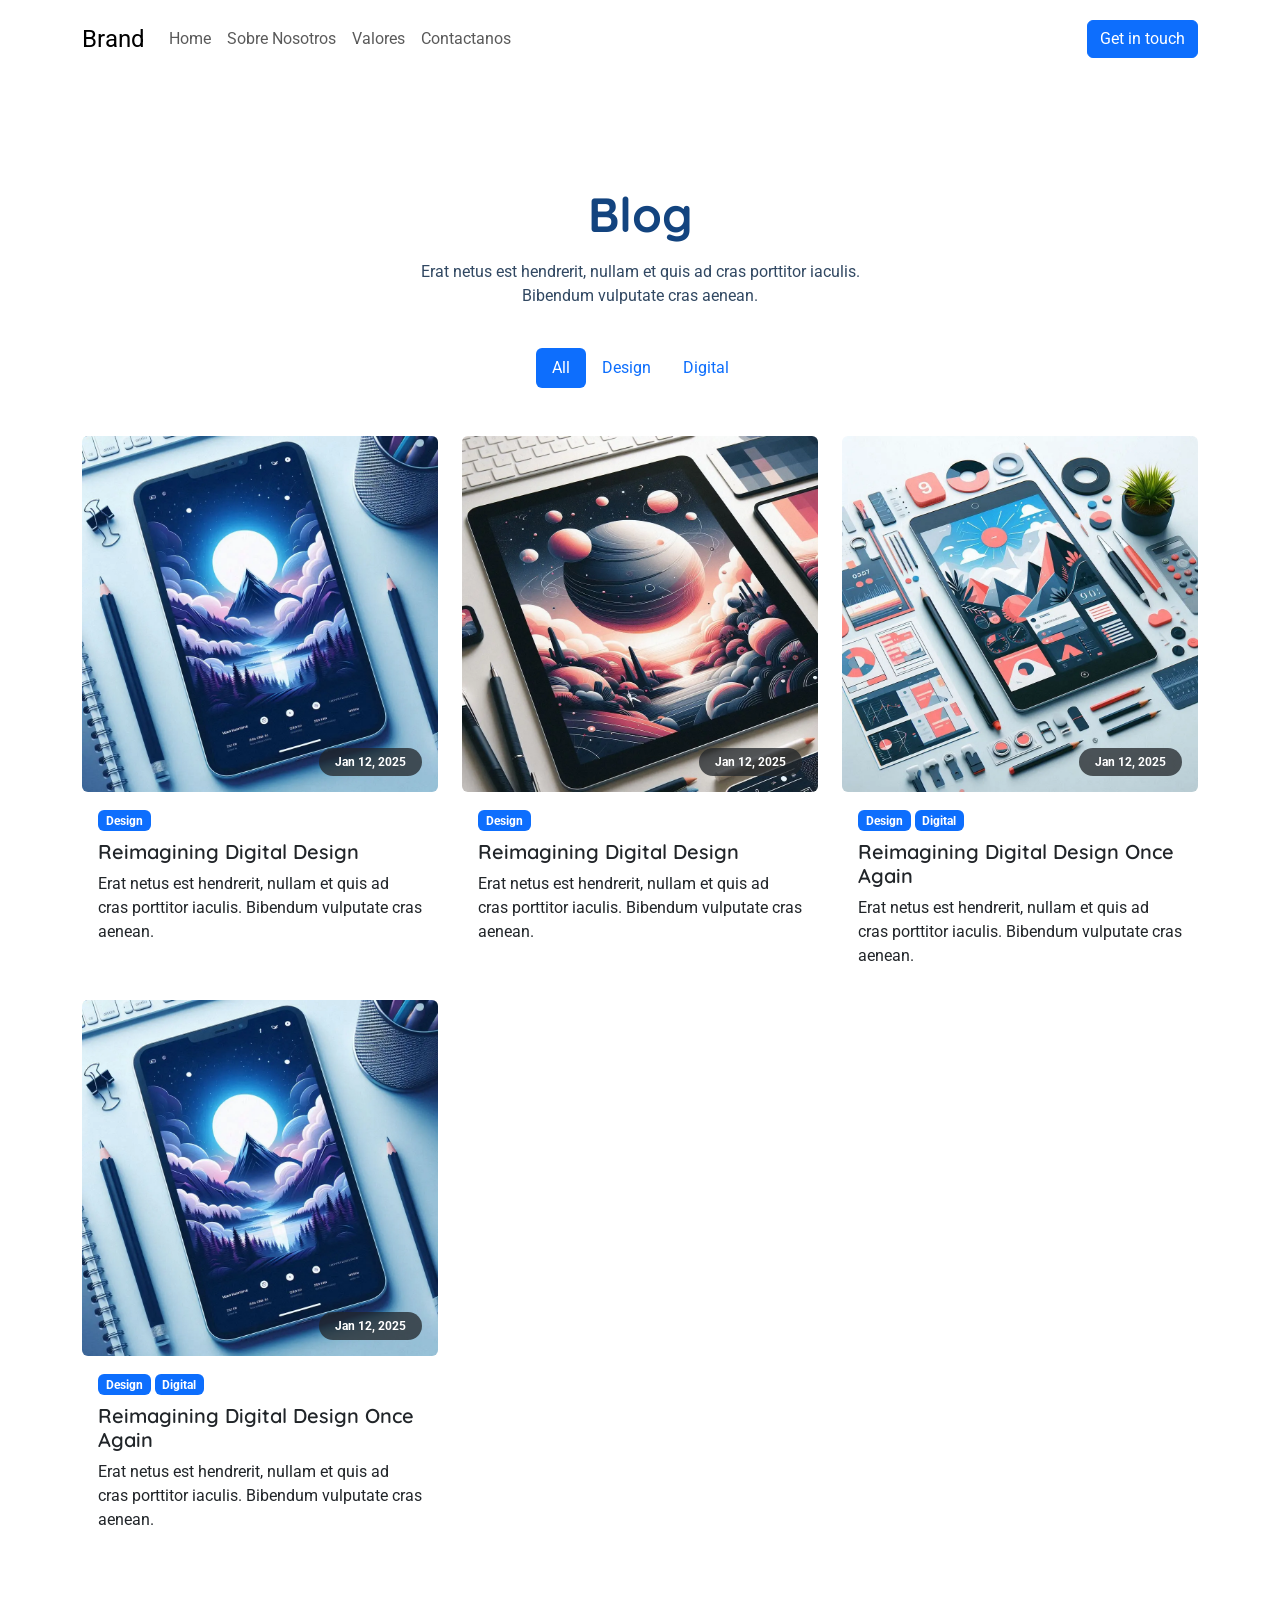
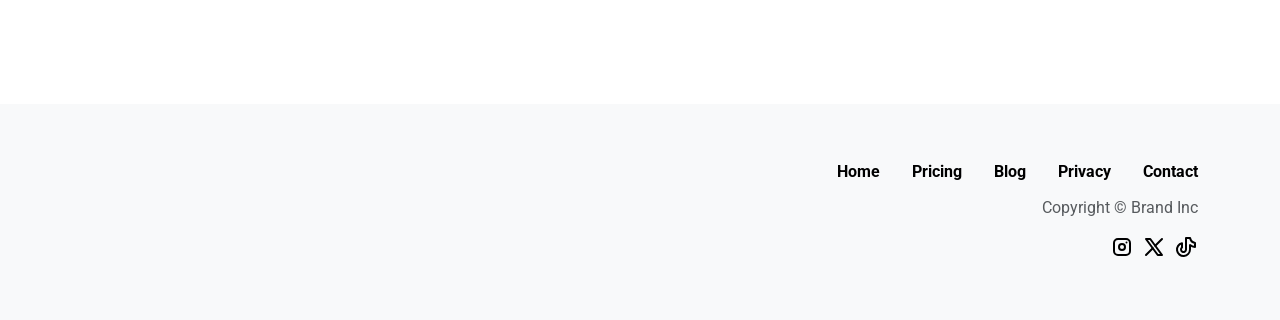
<file: blog.html>
<!DOCTYPE html><html data-bs-theme="light" lang="en"><head><meta charset="utf-8"><meta name="viewport" content="width=device-width, initial-scale=1.0, shrink-to-fit=no"><title>Blog - Brand</title><link rel="stylesheet" href="assets/bootstrap/css/bootstrap.min.css"><link rel="stylesheet" href="assets/css/styles.min.css"></head><body><nav class="navbar navbar-expand-md py-3"><div class="container"><a class="navbar-brand fs-4 d-flex align-items-center" href="#">Brand</a><button class="navbar-toggler" data-bs-toggle="collapse" data-bs-target="#navcol"><span class="visually-hidden">Toggle navigation</span><span class="navbar-toggler-icon"></span></button><div class="collapse navbar-collapse" id="navcol"><ul class="navbar-nav me-auto mb-4 mb-md-0"><li class="nav-item"><a class="nav-link" href="index.html">Home</a></li><li class="nav-item"><a class="nav-link" href="authors.html">Sobre Nosotros</a></li><li class="nav-item"><a class="nav-link" href="/contacts.html">Valores</a></li><li class="nav-item"><a class="nav-link" href="contacts.html">Contactanos</a></li></ul><a class="btn btn-primary" role="button" href="/contacts.html">Get in touch</a></div></div></nav><section><div class="container py-5"><div class="row mb-4"><div class="col-md-8 col-xl-5 text-center mx-auto"><h1 class="display-5 fw-bold mb-3 heading">Blog</h1><p>Erat netus est hendrerit, nullam et quis ad cras porttitor iaculis. Bibendum vulputate cras aenean.</p></div></div><div class="row mb-4 mb-lg-5"><div class="col-md-8 col-xl-5 mx-auto"><ul class="nav nav-pills d-flex justify-content-center flex-wrap" data-bss-type="tag-nav" data-bss-sync-url="true"><li class="nav-item tag-all" data-bss-type="tag-loop-item" data-bss-href="" data-bss-filter="blog" data-bss-filter-param="tag" data-bss-filter-value="" data-bss-tag=""><a class="nav-link" href="" data-bss-state-node=""><span>All</span></a></li><li class="nav-item tag-design" data-bss-type="tag-loop-item" data-bss-href="" data-bss-filter="blog" data-bss-filter-param="tag" data-bss-filter-value="design" data-bss-tag="design"><a class="nav-link" href="" data-bss-state-node=""><span>Design</span></a></li><li class="nav-item tag-digital" data-bss-type="tag-loop-item" data-bss-href="" data-bss-filter="blog" data-bss-filter-param="tag" data-bss-filter-value="digital" data-bss-tag="digital"><a class="nav-link" href="" data-bss-state-node=""><span>Digital</span></a></li></ul></div></div><div data-bss-type="blog-loop" data-bss-filters="[&quot;tag&quot;]" data-bss-empty-filter-actions="[{&quot;filter&quot;:&quot;tag&quot;,&quot;value&quot;:&quot;show-all&quot;}]" style="display: none !important;"><div class="row gy-3 row-cols-1 row-cols-md-2 row-cols-lg-3" data-bss-type="blog-loop-base"><div class="post-tag-design post-author-billy-thomas post-author-jenny-doe" data-bss-type="blog-loop-item"><div class="card border-0"><a class="position-relative" href="blog/article-1.html"><img class="img-fluid aspect-ratio-4x3 object-fit-cover rounded w-100 card-img-top" alt="The peak iOS mockup" width="1024" height="1024" src="assets/img/projects/project1.webp"><span class="badge bg-dark bg-opacity-75 rounded-pill position-absolute p-2 me-3 mb-3 px-3 bottom-0 end-0"><time datetime="2025-01-12">Jan 12, 2025</time></span></a><div class="card-body"><div class="d-flex flex-wrap gap-1 mb-2" data-bss-type="tag-loop"><span class="tag-design" data-bss-type="tag-loop-item"><span class="badge bg-primary"><span>Design</span></span></span></div><a href="blog/article-1.html"><h4 class="fs-5 fw-semibold text-body">Reimagining Digital Design</h4></a><p class="card-text">Erat netus est hendrerit, nullam et quis ad cras porttitor iaculis. Bibendum vulputate cras aenean.</p></div></div></div><div class="post-tag-design post-author-billy-thomas" data-bss-type="blog-loop-item"><div class="card border-0"><a class="position-relative" href="blog/article-2.html"><img class="img-fluid aspect-ratio-4x3 object-fit-cover rounded w-100 card-img-top" alt="Planet Sky" width="1024" height="1024" src="assets/img/projects/project2.webp"><span class="badge bg-dark bg-opacity-75 rounded-pill position-absolute p-2 me-3 mb-3 px-3 bottom-0 end-0"><time datetime="2025-01-12">Jan 12, 2025</time></span></a><div class="card-body"><div class="d-flex flex-wrap gap-1 mb-2" data-bss-type="tag-loop"><span class="tag-design" data-bss-type="tag-loop-item"><span class="badge bg-primary"><span>Design</span></span></span></div><a href="blog/article-2.html"><h4 class="fs-5 fw-semibold text-body">Reimagining Digital Design</h4></a><p class="card-text">Erat netus est hendrerit, nullam et quis ad cras porttitor iaculis. Bibendum vulputate cras aenean.</p></div></div></div><div class="post-tag-design post-tag-digital post-author-jenny-doe" data-bss-type="blog-loop-item"><div class="card border-0"><a class="position-relative" href="blog/article-3.html"><img class="img-fluid aspect-ratio-4x3 object-fit-cover rounded w-100 card-img-top" width="1024" height="1024" src="assets/img/projects/project5.webp"><span class="badge bg-dark bg-opacity-75 rounded-pill position-absolute p-2 me-3 mb-3 px-3 bottom-0 end-0"><time datetime="2025-01-12">Jan 12, 2025</time></span></a><div class="card-body"><div class="d-flex flex-wrap gap-1 mb-2" data-bss-type="tag-loop"><span class="tag-design" data-bss-type="tag-loop-item"><span class="badge bg-primary"><span>Design</span></span></span><span class="tag-digital" data-bss-type="tag-loop-item"><span class="badge bg-primary"><span>Digital</span></span></span></div><a href="blog/article-3.html"><h4 class="fs-5 fw-semibold text-body">Reimagining Digital Design Once Again</h4></a><p class="card-text">Erat netus est hendrerit, nullam et quis ad cras porttitor iaculis. Bibendum vulputate cras aenean.</p></div></div></div><div class="post-tag-design post-tag-digital post-author-jenny-doe" data-bss-type="blog-loop-item"><div class="card border-0"><a class="position-relative" href="blog/article-4.html"><img class="img-fluid aspect-ratio-4x3 object-fit-cover rounded w-100 card-img-top" alt="The peak iOS mockup" width="1024" height="1024" src="assets/img/projects/project1.webp"><span class="badge bg-dark bg-opacity-75 rounded-pill position-absolute p-2 me-3 mb-3 px-3 bottom-0 end-0"><time datetime="2025-01-12">Jan 12, 2025</time></span></a><div class="card-body"><div class="d-flex flex-wrap gap-1 mb-2" data-bss-type="tag-loop"><span class="tag-design" data-bss-type="tag-loop-item"><span class="badge bg-primary"><span>Design</span></span></span><span class="tag-digital" data-bss-type="tag-loop-item"><span class="badge bg-primary"><span>Digital</span></span></span></div><a href="blog/article-4.html"><h4 class="fs-5 fw-semibold text-body">Reimagining Digital Design Once Again</h4></a><p class="card-text">Erat netus est hendrerit, nullam et quis ad cras porttitor iaculis. Bibendum vulputate cras aenean.</p></div></div></div></div></div></div></section><footer class="bg-body-tertiary mt-5 py-5"><div class="container d-flex flex-column justify-content-between align-items-center flex-lg-row"><div class="text-center text-lg-start mb-5 mb-lg-0"></div><div class="text-center text-lg-end"><ul class="nav d-flex justify-content-center mb-1"><li class="nav-item"><a class="nav-link active fw-bold link-body-emphasis" href="/">Home</a></li><li class="nav-item"><a class="nav-link fw-bold link-body-emphasis" href="/pricing.html">Pricing</a></li><li class="nav-item"><a class="nav-link fw-bold link-body-emphasis" href="/blog.html">Blog</a></li><li class="nav-item"><a class="nav-link fw-bold link-body-emphasis" href="/privacy.html">Privacy</a></li><li class="nav-item"><a class="nav-link fw-bold link-body-emphasis pe-0" href="/contacts.html">Contact</a></li></ul><p class="text-muted mb-2">Copyright © Brand Inc</p><div class="fs-4 d-flex justify-content-center align-items-center gap-2 justify-content-lg-end mb-lg-2"><a class="link-body-emphasis" href="#"><svg class="icon icon-tabler icon-tabler-brand-instagram" xmlns="http://www.w3.org/2000/svg" width="1em" height="1em" viewBox="0 0 24 24" stroke-width="2" stroke="currentColor" fill="none" stroke-linecap="round" stroke-linejoin="round">
  <path stroke="none" d="M0 0h24v24H0z" fill="none"></path>
  <path d="M4 4m0 4a4 4 0 0 1 4 -4h8a4 4 0 0 1 4 4v8a4 4 0 0 1 -4 4h-8a4 4 0 0 1 -4 -4z"></path>
  <path d="M12 12m-3 0a3 3 0 1 0 6 0a3 3 0 1 0 -6 0"></path>
  <path d="M16.5 7.5l0 .01"></path>
</svg></a><a class="link-body-emphasis" href="#"><svg class="icon icon-tabler icon-tabler-brand-x" xmlns="http://www.w3.org/2000/svg" width="1em" height="1em" viewBox="0 0 24 24" stroke-width="2" stroke="currentColor" fill="none" stroke-linecap="round" stroke-linejoin="round">
  <path stroke="none" d="M0 0h24v24H0z" fill="none"></path>
  <path d="M4 4l11.733 16h4.267l-11.733 -16z"></path>
  <path d="M4 20l6.768 -6.768m2.46 -2.46l6.772 -6.772"></path>
</svg></a><a class="link-body-emphasis" href="#"><svg class="icon icon-tabler icon-tabler-brand-tiktok" xmlns="http://www.w3.org/2000/svg" width="1em" height="1em" viewBox="0 0 24 24" stroke-width="2" stroke="currentColor" fill="none" stroke-linecap="round" stroke-linejoin="round">
  <path stroke="none" d="M0 0h24v24H0z" fill="none"></path>
  <path d="M21 7.917v4.034a9.948 9.948 0 0 1 -5 -1.951v4.5a6.5 6.5 0 1 1 -8 -6.326v4.326a2.5 2.5 0 1 0 4 2v-11.5h4.083a6.005 6.005 0 0 0 4.917 4.917z"></path>
</svg></a></div></div></div></footer><script>!function(){let t=document.querySelectorAll('[data-bss-type="blog-loop"]'),e=document.querySelectorAll('[data-bss-type="tag-nav"]'),a=document.querySelectorAll('[data-bss-type="tag-loop"]'),s=document.querySelectorAll('[data-bss-type="author-loop"]'),o=document.querySelectorAll('[data-bss-type="author-nav"]');window.addEventListener("popstate",(a=>{for(let e of t)m(e);for(let t of e)b(t);for(let t of o)g(t)}));for(let e of t){if(m(e),!u(e))continue;e.querySelector('[data-bss-type="blog-loop-pagination"]').addEventListener("click",(function(e){let a=e.target.closest(".page-item");if(!a)return;if(e.preventDefault(),a.classList.contains("disabled")||a.classList.contains("active"))return;let s=a.closest('[data-bss-type="blog-loop"]');if(!s)return;let o=parseInt(a.dataset.page);if(!o)return;let r=f(s);if(r){const e=new URL(window.location);e.searchParams.set(r,o),history.pushState({[r]:o},document.title,e);for(let e of t){f(e)===r&&m(e)}}else m(s,o)}))}for(let t of e)b(t),t.addEventListener("click",r);for(let t of a)t.addEventListener("click",r);for(let t of s)t.addEventListener("click",l);for(let t of o)g(t);function r(t){n(t);for(let t of e)b(t)}function l(t){n(t);for(let t of o)g(t)}function n(e){const a=e.target.closest('[data-bss-filter="blog"]');if(!a||!a.dataset.hasOwnProperty("bssHref")||!a.dataset.hasOwnProperty("bssFilterParam"))return;const s=a.dataset.hasOwnProperty("bssStateNode")?a:a.querySelector("[data-bss-state-node]");if(s&&(s.classList.contains("disabled")||s.classList.contains("active")))return void e.preventDefault();if(!h(a.dataset.bssHref))return;e.preventDefault();const o=new URL(window.location),r=[],l={[a.dataset.bssFilterParam]:a.dataset.bssFilterValue||""};for(let e of t){if(!i(e).length)continue;r.push(e);let t=f(e),a=o.searchParams.get(t);null!==a&&1!=a&&(l[t]=1)}for(let t in l)l[t]?o.searchParams.set(t,l[t]):o.searchParams.delete(t);history.pushState(l,document.title,o);for(let t of r)m(t)}function i(t){let e=[];try{const a=JSON.parse(t.dataset.bssFilters);Array.isArray(a)&&(e=a)}catch(t){}return e}function c(t){return i(t).includes("tag")}function d(t){return i(t).includes("author")}function p(t,e=""){return"show-all"===function(t,e=""){let a=[];try{const e=JSON.parse(t.dataset.bssEmptyFilterActions);Array.isArray(e)&&(a=e)}catch(t){}const s=a.find((t=>t.filter===e));return s?s.value:""}(t,e)}function u(t){return!!y(t)}function y(t){return t.querySelector('[data-bss-type="blog-loop-pagination"]')}function f(t){return t.dataset.bssPageParam}function h(t=""){let e,a;try{e=new URL(window.location),a=new URL(t,window.location.href)}catch(t){console.error(t)}return e.origin===a.origin&&e.pathname===a.pathname}function m(t,e,a="",s=""){const o=new URL(window.location.href);if(u(t)&&!e){let a=f(t);e=(a?o.searchParams.get(a):1)||1}if(c(t)&&!a){let t="tag";a=o.searchParams.get(t)||""}if(d(t)&&!s){let t="author";s=o.searchParams.get(t)||""}!function(t,e=1,a="",s=""){e=Math.max(parseInt(e,10),1),t.style.removeProperty("display");let o=t.querySelector('[data-bss-type="blog-loop-base"]');o&&o.style.removeProperty("display");let r=t.querySelector('[data-bss-type="empty-state"]');r&&r.style.setProperty("display","none","important");let l=[].slice.call(t.querySelectorAll('[data-bss-type="blog-loop-item"]'));l.forEach((t=>t.style.setProperty("display","none","important"))),c(t)&&(l=l.filter((e=>a?e.classList.contains("post-tag-"+a):p(t,"tag"))));d(t)&&(l=l.filter((e=>s?e.classList.contains("post-author-"+s):p(t,"author"))));let n=t.dataset.bssPerpage||l.length,i=l.slice((e-1)*n,e*n);i.forEach((t=>t.style.removeProperty("display")));let u=!i.length;u&&(o&&o.style.setProperty("display","none","important"),r&&r.style.removeProperty("display"));let f=l.length,h=Math.max(Math.ceil(f/n),1);(function(t,e,a,s){let o=y(t);if(!o)return;let r=[].slice.call(o.querySelectorAll(".page-item"));1===a||s?o.style.setProperty("display","none","important"):o.style.removeProperty("display");let l=e-1<=0,n=l?1:e-1,i=e+1>a,c=i?a:e+1;for(let t=0;t<r.length;t++){let s=r[t];s.classList.remove("active","disabled"),"prev"===s.dataset.type?(s.dataset.page=n,l&&s.classList.add("disabled")):"next"===s.dataset.type?(s.dataset.page=c,i&&s.classList.add("disabled")):(s.dataset.page>a?s.style.setProperty("display","none","important"):s.style.removeProperty("display"),s.dataset.page==e&&s.classList.add("active"))}})(t,e,h,u),t.dataset.bssScrollOnChange&&function(t){const e=t.getBoundingClientRect(),a=Math.max(document.documentElement.clientHeight,window.innerHeight),s=100;if(e.top>=0&&a-e.top>s)return;setTimeout((()=>{t.scrollIntoView({behavior:"smooth",block:"start",inline:"start"})}),0)}(t)}(t,e,a,s)}function b(t){!function(t,e=""){if(!t.dataset.bssSyncUrl)return;[].slice.call(t.querySelectorAll('[data-bss-type="tag-loop-item"]')).forEach((t=>{const a=t.dataset.hasOwnProperty("bssStateNode")?t:t.querySelector("[data-bss-state-node]");if(!a)return;a.classList.remove("active");h(t.dataset.bssHref)&&!a.classList.contains("disabled")&&t.dataset.bssTag===e&&a.classList.add("active")}))}(t,new URL(window.location.href).searchParams.get("tag")||"")}function g(t){!function(t,e=""){if(!d(t))return;t.style.removeProperty("display"),[].slice.call(t.querySelectorAll('[data-bss-type="author-loop-item"]')).forEach((t=>t.classList.contains("author-"+e)?t.style.removeProperty("display"):t.style.setProperty("display","none","important")))}(t,new URL(window.location.href).searchParams.get("author")||"")}}();</script><script src="assets/bootstrap/js/bootstrap.min.js"></script><script src="assets/js/script.min.js"></script></body></html>
</file>
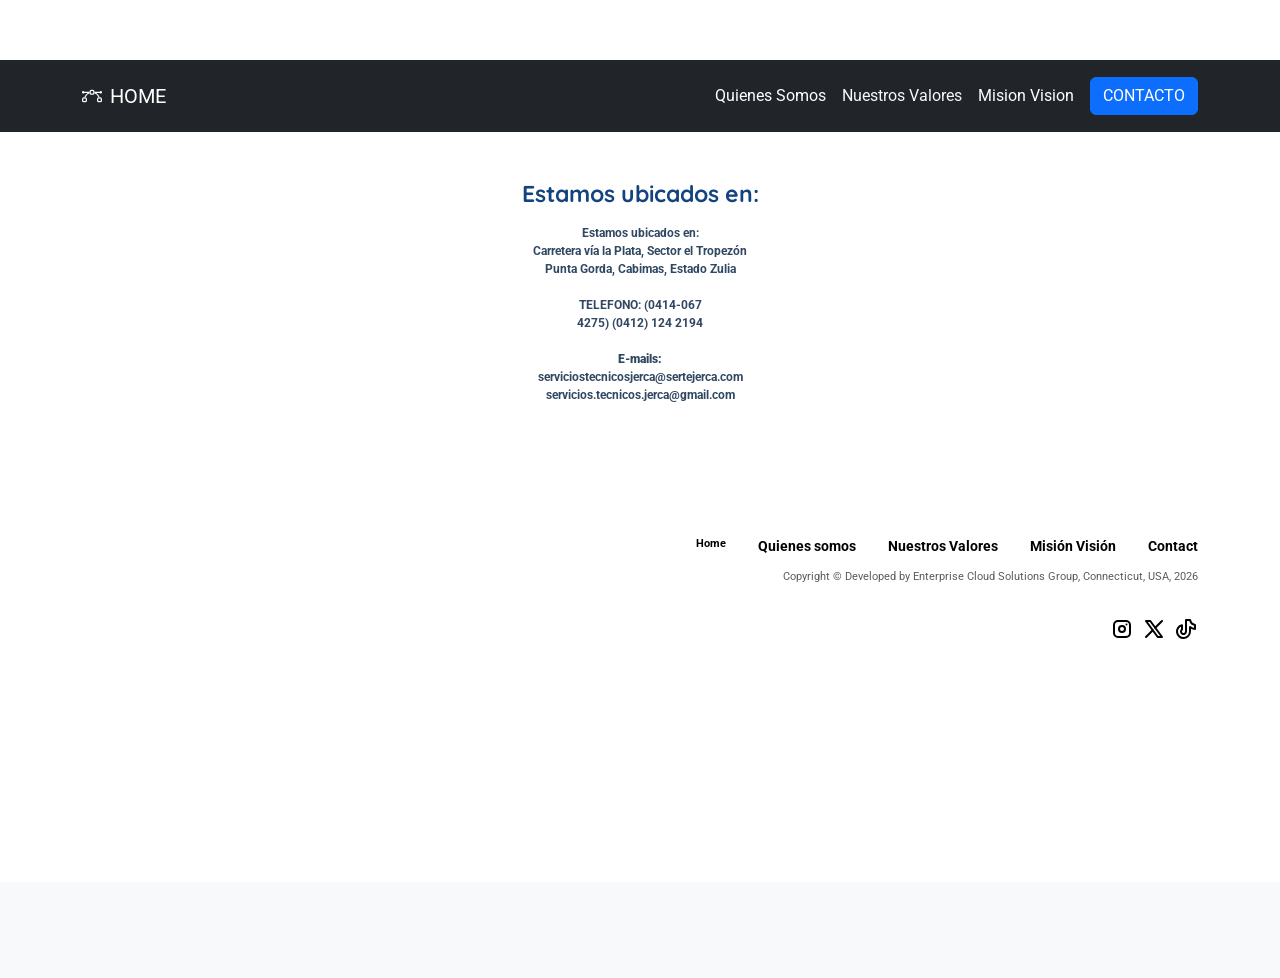
<file: contacts.html>
<!DOCTYPE html><html data-bs-theme="light" lang="en"><head><meta charset="utf-8"><meta name="viewport" content="width=device-width, initial-scale=1.0, shrink-to-fit=no"><title>Contacts - Brand</title><link rel="stylesheet" href="assets/bootstrap/css/bootstrap.min.css"><link rel="stylesheet" href="assets/css/styles.min.css"></head><body><section><nav class="navbar navbar-expand-md bg-dark py-3" data-bs-theme="dark"><div class="container"><a class="navbar-brand d-flex align-items-center" href="index.html"><span class="bs-icon-sm bs-icon-rounded bs-icon-primary d-flex justify-content-center align-items-center me-2 bs-icon"><svg class="bi bi-bezier" xmlns="http://www.w3.org/2000/svg" width="1em" height="1em" fill="currentColor" viewBox="0 0 16 16">
  <path fill-rule="evenodd" d="M0 10.5A1.5 1.5 0 0 1 1.5 9h1A1.5 1.5 0 0 1 4 10.5v1A1.5 1.5 0 0 1 2.5 13h-1A1.5 1.5 0 0 1 0 11.5zm1.5-.5a.5.5 0 0 0-.5.5v1a.5.5 0 0 0 .5.5h1a.5.5 0 0 0 .5-.5v-1a.5.5 0 0 0-.5-.5zm10.5.5A1.5 1.5 0 0 1 13.5 9h1a1.5 1.5 0 0 1 1.5 1.5v1a1.5 1.5 0 0 1-1.5 1.5h-1a1.5 1.5 0 0 1-1.5-1.5zm1.5-.5a.5.5 0 0 0-.5.5v1a.5.5 0 0 0 .5.5h1a.5.5 0 0 0 .5-.5v-1a.5.5 0 0 0-.5-.5zM6 4.5A1.5 1.5 0 0 1 7.5 3h1A1.5 1.5 0 0 1 10 4.5v1A1.5 1.5 0 0 1 8.5 7h-1A1.5 1.5 0 0 1 6 5.5zM7.5 4a.5.5 0 0 0-.5.5v1a.5.5 0 0 0 .5.5h1a.5.5 0 0 0 .5-.5v-1a.5.5 0 0 0-.5-.5z"></path>
  <path d="M6 4.5H1.866a1 1 0 1 0 0 1h2.668A6.517 6.517 0 0 0 1.814 9H2.5c.123 0 .244.015.358.043a5.517 5.517 0 0 1 3.185-3.185A1.503 1.503 0 0 1 6 5.5zm3.957 1.358A1.5 1.5 0 0 0 10 5.5v-1h4.134a1 1 0 1 1 0 1h-2.668a6.517 6.517 0 0 1 2.72 3.5H13.5c-.123 0-.243.015-.358.043a5.517 5.517 0 0 0-3.185-3.185z"></path>
</svg></span><span>HOME</span></a><button class="navbar-toggler" data-bs-toggle="collapse" data-bs-target="#navcol-5"><span class="visually-hidden">Toggle navigation</span><span class="navbar-toggler-icon"></span></button><div class="collapse navbar-collapse" id="navcol-5"><ul class="navbar-nav ms-auto"><li class="nav-item"><a class="nav-link active" href="aboutus.html" style="text-align: center;">Quienes Somos</a></li><li class="nav-item"><a class="nav-link text-center" href="values.html" style="color: var(--bs-light);">Nuestros Valores</a></li><li class="nav-item"><a class="nav-link text-center" href="visionmision.html" style="color: var(--bs-white);">Mision Vision</a></li></ul><a class="btn btn-primary ms-md-2" role="button" href="contacts.html">CONTACTO</a></div></div></nav><div class="container py-5"><div class="row mb-4"><div class="col-md-8 col-xl-5 text-center mx-auto"><h1 class="display-5 fw-bold mb-3 heading" style="font-size: 23px;">Estamos ubicados en:</h1><p style="font-weight: bold;font-size: 12px;">Estamos ubicados&nbsp;en:<br> Carretera vía la Plata, Sector el Tropezón<br>Punta Gorda,&nbsp;Cabimas, Estado Zulia<br><br>TELEFONO: (0414-067<br> 4275) (0412) 124 2194<br><br><strong>E-mails: </strong><br>serviciostecnicosjerca@sertejerca.com<br>servicios.tecnicos.jerca@gmail.com<br><br><br></p></div></div></div><div class="container d-flex flex-column justify-content-between align-items-center flex-lg-row" style="font-size: 11px;"><div class="text-center text-lg-start mb-5 mb-lg-0"></div><div class="text-center text-lg-end"><ul class="nav d-flex justify-content-center mb-1"><li class="nav-item"><a class="nav-link active fw-bold link-body-emphasis" href="index.html">Home</a></li><li class="nav-item"><a class="nav-link fw-bold link-body-emphasis" href="aboutus.html" style="font-size: 14px;">Quienes somos</a></li><li class="nav-item"><a class="nav-link fw-bold link-body-emphasis" href="values.html" style="font-size: 14px;">Nuestros Valores</a></li><li class="nav-item"><a class="nav-link fw-bold link-body-emphasis" href="visionmision.html" style="font-size: 14px;">Misión Visión</a></li><li class="nav-item"><a class="nav-link fw-bold link-body-emphasis pe-0" href="contacts.html" style="font-size: 14px;">Contact</a></li></ul><p class="text-muted mb-2" style="font-size: 11px;">Copyright ©&nbsp;Developed by Enterprise Cloud Solutions Group, Connecticut, USA, 2026<br><br></p><div class="fs-4 d-flex justify-content-center align-items-center gap-2 justify-content-lg-end mb-lg-2"><a class="link-body-emphasis" href="#"><svg class="icon icon-tabler icon-tabler-brand-instagram" xmlns="http://www.w3.org/2000/svg" width="1em" height="1em" viewBox="0 0 24 24" stroke-width="2" stroke="currentColor" fill="none" stroke-linecap="round" stroke-linejoin="round">
  <path stroke="none" d="M0 0h24v24H0z" fill="none"></path>
  <path d="M4 4m0 4a4 4 0 0 1 4 -4h8a4 4 0 0 1 4 4v8a4 4 0 0 1 -4 4h-8a4 4 0 0 1 -4 -4z"></path>
  <path d="M12 12m-3 0a3 3 0 1 0 6 0a3 3 0 1 0 -6 0"></path>
  <path d="M16.5 7.5l0 .01"></path>
</svg></a><a class="link-body-emphasis" href="#"><svg class="icon icon-tabler icon-tabler-brand-x" xmlns="http://www.w3.org/2000/svg" width="1em" height="1em" viewBox="0 0 24 24" stroke-width="2" stroke="currentColor" fill="none" stroke-linecap="round" stroke-linejoin="round">
  <path stroke="none" d="M0 0h24v24H0z" fill="none"></path>
  <path d="M4 4l11.733 16h4.267l-11.733 -16z"></path>
  <path d="M4 20l6.768 -6.768m2.46 -2.46l6.772 -6.772"></path>
</svg></a><a class="link-body-emphasis" href="#"><svg class="icon icon-tabler icon-tabler-brand-tiktok" xmlns="http://www.w3.org/2000/svg" width="1em" height="1em" viewBox="0 0 24 24" stroke-width="2" stroke="currentColor" fill="none" stroke-linecap="round" stroke-linejoin="round">
  <path stroke="none" d="M0 0h24v24H0z" fill="none"></path>
  <path d="M21 7.917v4.034a9.948 9.948 0 0 1 -5 -1.951v4.5a6.5 6.5 0 1 1 -8 -6.326v4.326a2.5 2.5 0 1 0 4 2v-11.5h4.083a6.005 6.005 0 0 0 4.917 4.917z"></path>
</svg></a></div></div></div></section><section></section><footer class="bg-body-tertiary mt-5 py-5"></footer><script src="assets/bootstrap/js/bootstrap.min.js"></script><script src="assets/js/script.min.js"></script></body></html>
</file>
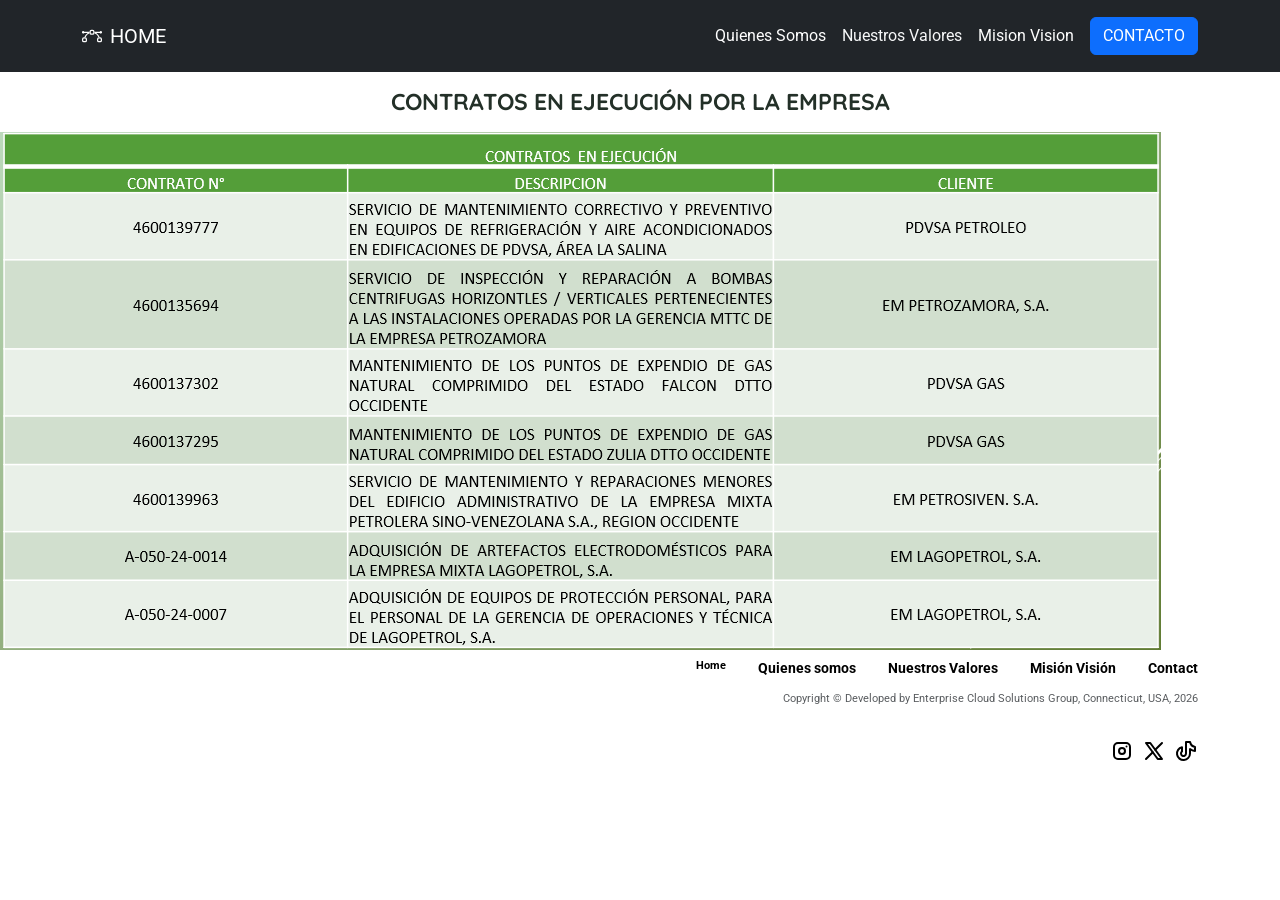
<file: contractsinprogress.html>
<!DOCTYPE html><html data-bs-theme="light" lang="en"><head><meta charset="utf-8"><meta name="viewport" content="width=device-width, initial-scale=1.0, shrink-to-fit=no"><title>sertejerca</title><link rel="stylesheet" href="assets/bootstrap/css/bootstrap.min.css"><link rel="stylesheet" href="assets/css/styles.min.css"></head><body><nav class="navbar navbar-expand-md bg-dark py-3" data-bs-theme="dark"><div class="container"><a class="navbar-brand d-flex align-items-center" href="index.html"><span class="bs-icon-sm bs-icon-rounded bs-icon-primary d-flex justify-content-center align-items-center me-2 bs-icon"><svg class="bi bi-bezier" xmlns="http://www.w3.org/2000/svg" width="1em" height="1em" fill="currentColor" viewBox="0 0 16 16">
  <path fill-rule="evenodd" d="M0 10.5A1.5 1.5 0 0 1 1.5 9h1A1.5 1.5 0 0 1 4 10.5v1A1.5 1.5 0 0 1 2.5 13h-1A1.5 1.5 0 0 1 0 11.5zm1.5-.5a.5.5 0 0 0-.5.5v1a.5.5 0 0 0 .5.5h1a.5.5 0 0 0 .5-.5v-1a.5.5 0 0 0-.5-.5zm10.5.5A1.5 1.5 0 0 1 13.5 9h1a1.5 1.5 0 0 1 1.5 1.5v1a1.5 1.5 0 0 1-1.5 1.5h-1a1.5 1.5 0 0 1-1.5-1.5zm1.5-.5a.5.5 0 0 0-.5.5v1a.5.5 0 0 0 .5.5h1a.5.5 0 0 0 .5-.5v-1a.5.5 0 0 0-.5-.5zM6 4.5A1.5 1.5 0 0 1 7.5 3h1A1.5 1.5 0 0 1 10 4.5v1A1.5 1.5 0 0 1 8.5 7h-1A1.5 1.5 0 0 1 6 5.5zM7.5 4a.5.5 0 0 0-.5.5v1a.5.5 0 0 0 .5.5h1a.5.5 0 0 0 .5-.5v-1a.5.5 0 0 0-.5-.5z"></path>
  <path d="M6 4.5H1.866a1 1 0 1 0 0 1h2.668A6.517 6.517 0 0 0 1.814 9H2.5c.123 0 .244.015.358.043a5.517 5.517 0 0 1 3.185-3.185A1.503 1.503 0 0 1 6 5.5zm3.957 1.358A1.5 1.5 0 0 0 10 5.5v-1h4.134a1 1 0 1 1 0 1h-2.668a6.517 6.517 0 0 1 2.72 3.5H13.5c-.123 0-.243.015-.358.043a5.517 5.517 0 0 0-3.185-3.185z"></path>
</svg></span><span>HOME</span></a><button class="navbar-toggler" data-bs-toggle="collapse" data-bs-target="#navcol-5"><span class="visually-hidden">Toggle navigation</span><span class="navbar-toggler-icon"></span></button><div class="collapse navbar-collapse" id="navcol-5"><ul class="navbar-nav ms-auto"><li class="nav-item"><a class="nav-link active" href="aboutus.html" style="text-align: center;">Quienes Somos</a></li><li class="nav-item"><a class="nav-link text-center" href="values.html" style="color: var(--bs-light);">Nuestros Valores</a></li><li class="nav-item"><a class="nav-link text-center" href="visionmision.html" style="color: var(--bs-white);">Mision Vision</a></li></ul><a class="btn btn-primary ms-md-2" role="button" href="contacts.html">CONTACTO</a></div></div></nav><p></p><p></p><h1 style="font-size: 23px;text-align: center;"><strong><span style="color: rgb(35, 48, 40);">CONTRATOS EN EJECUCIÓN POR LA EMPRESA</span></strong></h1><p></p><p></p><img class="img-fluid" width="1161" height="518" src="assets/img/contractsinprogress.png"><div class="container d-flex flex-column justify-content-between align-items-center flex-lg-row" style="font-size: 11px;"><div class="text-center text-lg-start mb-5 mb-lg-0"></div><div class="text-center text-lg-end"><ul class="nav d-flex justify-content-center mb-1"><li class="nav-item"><a class="nav-link active fw-bold link-body-emphasis" href="index.html">Home</a></li><li class="nav-item"><a class="nav-link fw-bold link-body-emphasis" href="aboutus.html" style="font-size: 14px;">Quienes somos</a></li><li class="nav-item"><a class="nav-link fw-bold link-body-emphasis" href="values.html" style="font-size: 14px;">Nuestros Valores</a></li><li class="nav-item"><a class="nav-link fw-bold link-body-emphasis" href="visionmision.html" style="font-size: 14px;">Misión Visión</a></li><li class="nav-item"><a class="nav-link fw-bold link-body-emphasis pe-0" href="contacts.html" style="font-size: 14px;">Contact</a></li></ul><p class="text-muted mb-2" style="font-size: 11px;">Copyright ©&nbsp;Developed by Enterprise Cloud Solutions Group, Connecticut, USA, 2026<br><br></p><div class="fs-4 d-flex justify-content-center align-items-center gap-2 justify-content-lg-end mb-lg-2"><a class="link-body-emphasis" href="#"><svg class="icon icon-tabler icon-tabler-brand-instagram" xmlns="http://www.w3.org/2000/svg" width="1em" height="1em" viewBox="0 0 24 24" stroke-width="2" stroke="currentColor" fill="none" stroke-linecap="round" stroke-linejoin="round">
  <path stroke="none" d="M0 0h24v24H0z" fill="none"></path>
  <path d="M4 4m0 4a4 4 0 0 1 4 -4h8a4 4 0 0 1 4 4v8a4 4 0 0 1 -4 4h-8a4 4 0 0 1 -4 -4z"></path>
  <path d="M12 12m-3 0a3 3 0 1 0 6 0a3 3 0 1 0 -6 0"></path>
  <path d="M16.5 7.5l0 .01"></path>
</svg></a><a class="link-body-emphasis" href="#"><svg class="icon icon-tabler icon-tabler-brand-x" xmlns="http://www.w3.org/2000/svg" width="1em" height="1em" viewBox="0 0 24 24" stroke-width="2" stroke="currentColor" fill="none" stroke-linecap="round" stroke-linejoin="round">
  <path stroke="none" d="M0 0h24v24H0z" fill="none"></path>
  <path d="M4 4l11.733 16h4.267l-11.733 -16z"></path>
  <path d="M4 20l6.768 -6.768m2.46 -2.46l6.772 -6.772"></path>
</svg></a><a class="link-body-emphasis" href="#"><svg class="icon icon-tabler icon-tabler-brand-tiktok" xmlns="http://www.w3.org/2000/svg" width="1em" height="1em" viewBox="0 0 24 24" stroke-width="2" stroke="currentColor" fill="none" stroke-linecap="round" stroke-linejoin="round">
  <path stroke="none" d="M0 0h24v24H0z" fill="none"></path>
  <path d="M21 7.917v4.034a9.948 9.948 0 0 1 -5 -1.951v4.5a6.5 6.5 0 1 1 -8 -6.326v4.326a2.5 2.5 0 1 0 4 2v-11.5h4.083a6.005 6.005 0 0 0 4.917 4.917z"></path>
</svg></a></div></div></div><script src="assets/bootstrap/js/bootstrap.min.js"></script><script src="assets/js/script.min.js"></script></body></html>
</file>
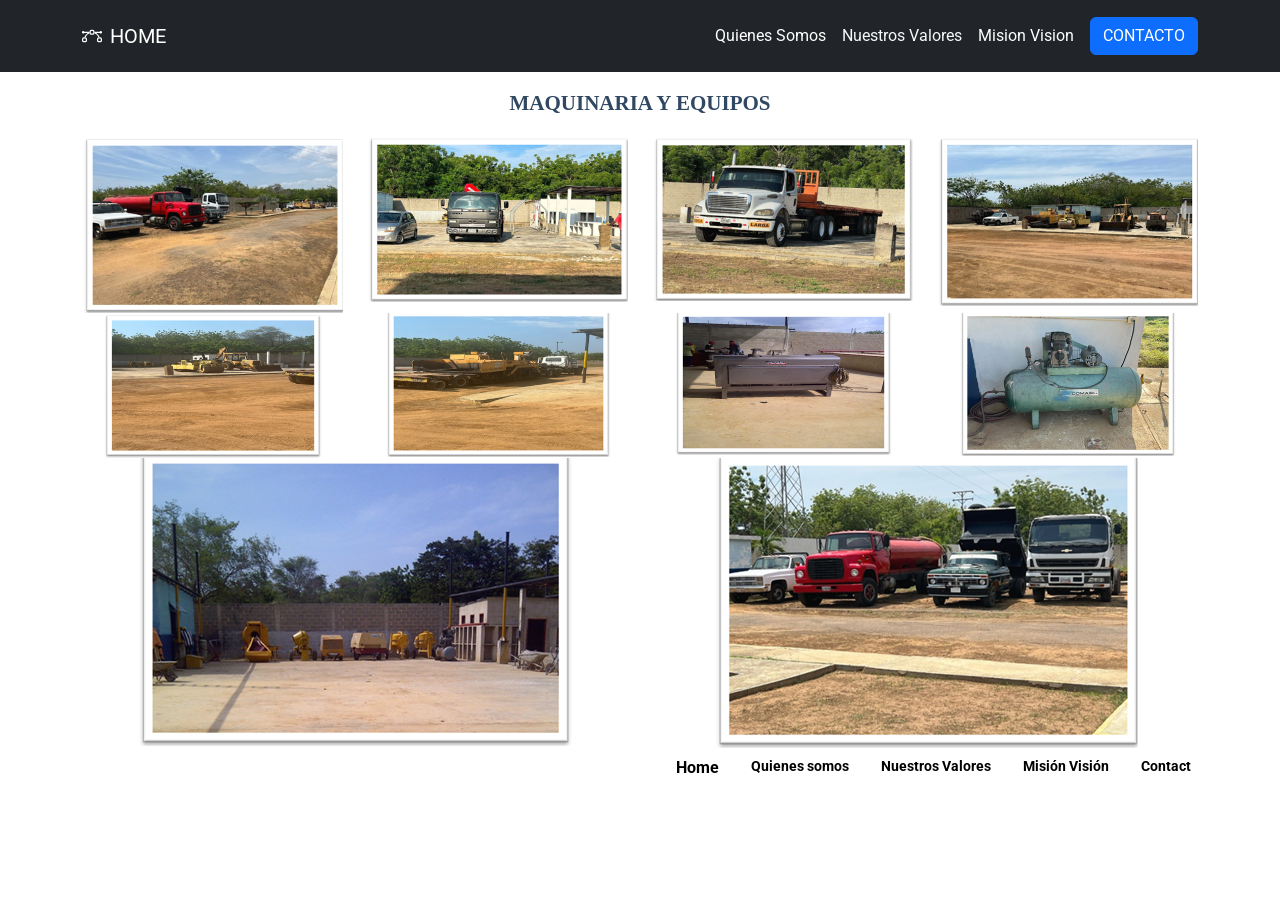
<file: equipmentandmachine.html>
<!DOCTYPE html><html data-bs-theme="light" lang="en"><head><meta charset="utf-8"><meta name="viewport" content="width=device-width, initial-scale=1.0, shrink-to-fit=no"><title>sertejerca</title><link rel="stylesheet" href="assets/bootstrap/css/bootstrap.min.css"><link rel="stylesheet" href="assets/css/styles.min.css"></head><body><nav class="navbar navbar-expand-md bg-dark py-3" data-bs-theme="dark"><div class="container"><a class="navbar-brand d-flex align-items-center" href="index.html"><span class="bs-icon-sm bs-icon-rounded bs-icon-primary d-flex justify-content-center align-items-center me-2 bs-icon"><svg class="bi bi-bezier" xmlns="http://www.w3.org/2000/svg" width="1em" height="1em" fill="currentColor" viewBox="0 0 16 16">
  <path fill-rule="evenodd" d="M0 10.5A1.5 1.5 0 0 1 1.5 9h1A1.5 1.5 0 0 1 4 10.5v1A1.5 1.5 0 0 1 2.5 13h-1A1.5 1.5 0 0 1 0 11.5zm1.5-.5a.5.5 0 0 0-.5.5v1a.5.5 0 0 0 .5.5h1a.5.5 0 0 0 .5-.5v-1a.5.5 0 0 0-.5-.5zm10.5.5A1.5 1.5 0 0 1 13.5 9h1a1.5 1.5 0 0 1 1.5 1.5v1a1.5 1.5 0 0 1-1.5 1.5h-1a1.5 1.5 0 0 1-1.5-1.5zm1.5-.5a.5.5 0 0 0-.5.5v1a.5.5 0 0 0 .5.5h1a.5.5 0 0 0 .5-.5v-1a.5.5 0 0 0-.5-.5zM6 4.5A1.5 1.5 0 0 1 7.5 3h1A1.5 1.5 0 0 1 10 4.5v1A1.5 1.5 0 0 1 8.5 7h-1A1.5 1.5 0 0 1 6 5.5zM7.5 4a.5.5 0 0 0-.5.5v1a.5.5 0 0 0 .5.5h1a.5.5 0 0 0 .5-.5v-1a.5.5 0 0 0-.5-.5z"></path>
  <path d="M6 4.5H1.866a1 1 0 1 0 0 1h2.668A6.517 6.517 0 0 0 1.814 9H2.5c.123 0 .244.015.358.043a5.517 5.517 0 0 1 3.185-3.185A1.503 1.503 0 0 1 6 5.5zm3.957 1.358A1.5 1.5 0 0 0 10 5.5v-1h4.134a1 1 0 1 1 0 1h-2.668a6.517 6.517 0 0 1 2.72 3.5H13.5c-.123 0-.243.015-.358.043a5.517 5.517 0 0 0-3.185-3.185z"></path>
</svg></span><span>HOME</span></a><button class="navbar-toggler" data-bs-toggle="collapse" data-bs-target="#navcol-5"><span class="visually-hidden">Toggle navigation</span><span class="navbar-toggler-icon"></span></button><div class="collapse navbar-collapse" id="navcol-5"><ul class="navbar-nav ms-auto"><li class="nav-item"><a class="nav-link active" href="aboutus.html" style="text-align: center;">Quienes Somos</a></li><li class="nav-item"><a class="nav-link text-center" href="values.html" style="color: var(--bs-light);">Nuestros Valores</a></li><li class="nav-item"><a class="nav-link text-center" href="visionmision.html" style="color: var(--bs-white);">Mision Vision</a></li></ul><a class="btn btn-primary ms-md-2" role="button" href="contacts.html">CONTACTO</a></div></div></nav><p></p><p style="font-size: 21px;font-family: Fraunces, serif;font-weight: bold;text-align: center;">MAQUINARIA Y EQUIPOS</p><div class="container"><div class="row"><div class="col-md-3" style="text-align: center;"><img class="img-fluid" width="396" height="269" src="assets/img/equipment1.png" style="text-align: center;"></div><div class="col-md-3" style="text-align: center;"><img class="img-fluid" width="424" height="271" src="assets/img/equipment2.png" style="text-align: center;"></div><div class="col-md-3" style="text-align: center;"><img class="img-fluid" width="400" height="253" src="assets/img/equipment3.png" style="text-align: center;"></div><div class="col-md-3" style="text-align: center;"><img class="img-fluid" width="423" height="277" src="assets/img/equipment4.png" style="text-align: center;"></div></div></div><div class="container"><div class="row"><div class="col-md-3" style="text-align: center;"><img src="assets/img/equipment5.png" width="219" height="145" style="text-align: center;"></div><div class="col-md-3" style="text-align: center;"><img src="assets/img/equipment6.png" width="226" height="144" style="text-align: center;"></div><div class="col-md-3" style="text-align: center;"><img src="assets/img/equipment7.png" width="218" height="142" style="text-align: center;"></div><div class="col-md-3" style="text-align: center;"><img src="assets/img/equipment8.png" width="217" height="143" style="text-align: center;"></div></div></div><div class="container"><div class="row"><div class="col-md-6" style="text-align: center;"><img class="img-fluid" width="438" height="288" src="assets/img/equipment9.png"></div><div class="col-md-6" style="text-align: center;"><img class="img-fluid" width="425" height="290" src="assets/img/equipment10.png" style="text-align: center;"><ul class="nav d-flex justify-content-center mb-1"><li class="nav-item"><a class="nav-link active fw-bold link-body-emphasis" href="index.html">Home</a></li><li class="nav-item"><a class="nav-link fw-bold link-body-emphasis" href="aboutus.html" style="font-size: 14px;">Quienes somos</a></li><li class="nav-item"><a class="nav-link fw-bold link-body-emphasis" href="values.html" style="font-size: 14px;">Nuestros Valores</a></li><li class="nav-item"><a class="nav-link fw-bold link-body-emphasis" href="visionmision.html" style="font-size: 14px;">Misión Visión</a></li><li class="nav-item"><a class="nav-link fw-bold link-body-emphasis pe-0" href="contacts.html" style="font-size: 14px;">Contact</a></li></ul></div></div></div><script src="assets/bootstrap/js/bootstrap.min.js"></script><script src="assets/js/script.min.js"></script></body></html>
</file>
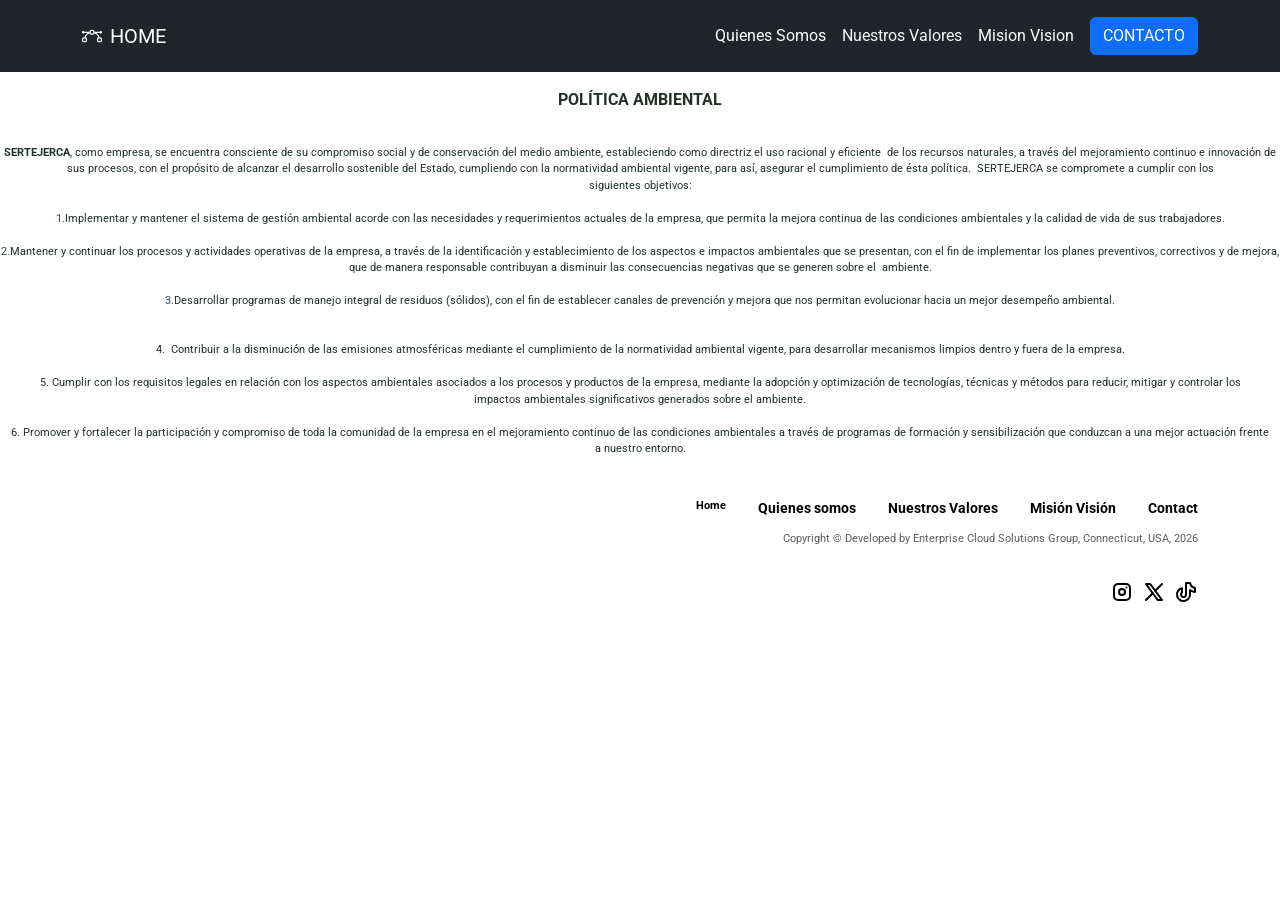
<file: policyenviroment.html>
<!DOCTYPE html><html data-bs-theme="light" lang="en"><head><meta charset="utf-8"><meta name="viewport" content="width=device-width, initial-scale=1.0, shrink-to-fit=no"><title>sertejerca</title><link rel="stylesheet" href="assets/bootstrap/css/bootstrap.min.css"><link rel="stylesheet" href="assets/css/styles.min.css"></head><body><div class="col-md-12"><nav class="navbar navbar-expand-md bg-dark py-3" data-bs-theme="dark"><div class="container"><a class="navbar-brand d-flex align-items-center" href="index.html"><span class="bs-icon-sm bs-icon-rounded bs-icon-primary d-flex justify-content-center align-items-center me-2 bs-icon"><svg class="bi bi-bezier" xmlns="http://www.w3.org/2000/svg" width="1em" height="1em" fill="currentColor" viewBox="0 0 16 16">
  <path fill-rule="evenodd" d="M0 10.5A1.5 1.5 0 0 1 1.5 9h1A1.5 1.5 0 0 1 4 10.5v1A1.5 1.5 0 0 1 2.5 13h-1A1.5 1.5 0 0 1 0 11.5zm1.5-.5a.5.5 0 0 0-.5.5v1a.5.5 0 0 0 .5.5h1a.5.5 0 0 0 .5-.5v-1a.5.5 0 0 0-.5-.5zm10.5.5A1.5 1.5 0 0 1 13.5 9h1a1.5 1.5 0 0 1 1.5 1.5v1a1.5 1.5 0 0 1-1.5 1.5h-1a1.5 1.5 0 0 1-1.5-1.5zm1.5-.5a.5.5 0 0 0-.5.5v1a.5.5 0 0 0 .5.5h1a.5.5 0 0 0 .5-.5v-1a.5.5 0 0 0-.5-.5zM6 4.5A1.5 1.5 0 0 1 7.5 3h1A1.5 1.5 0 0 1 10 4.5v1A1.5 1.5 0 0 1 8.5 7h-1A1.5 1.5 0 0 1 6 5.5zM7.5 4a.5.5 0 0 0-.5.5v1a.5.5 0 0 0 .5.5h1a.5.5 0 0 0 .5-.5v-1a.5.5 0 0 0-.5-.5z"></path>
  <path d="M6 4.5H1.866a1 1 0 1 0 0 1h2.668A6.517 6.517 0 0 0 1.814 9H2.5c.123 0 .244.015.358.043a5.517 5.517 0 0 1 3.185-3.185A1.503 1.503 0 0 1 6 5.5zm3.957 1.358A1.5 1.5 0 0 0 10 5.5v-1h4.134a1 1 0 1 1 0 1h-2.668a6.517 6.517 0 0 1 2.72 3.5H13.5c-.123 0-.243.015-.358.043a5.517 5.517 0 0 0-3.185-3.185z"></path>
</svg></span><span>HOME</span></a><button class="navbar-toggler" data-bs-toggle="collapse" data-bs-target="#navcol-5"><span class="visually-hidden">Toggle navigation</span><span class="navbar-toggler-icon"></span></button><div class="collapse navbar-collapse" id="navcol-5"><ul class="navbar-nav ms-auto"><li class="nav-item"><a class="nav-link active" href="aboutus.html" style="text-align: center;">Quienes Somos</a></li><li class="nav-item"><a class="nav-link text-center" href="values.html" style="color: var(--bs-light);">Nuestros Valores</a></li><li class="nav-item"><a class="nav-link text-center" href="visionmision.html" style="color: var(--bs-white);">Mision Vision</a></li></ul><a class="btn btn-primary ms-md-2" role="button" href="contacts.html">CONTACTO</a></div></div></nav></div><p></p><p></p><p style="text-align: center;"><strong><span style="color: rgb(35, 48, 40);">POLÍTICA AMBIENTAL</span></strong></p><p></p><p style="font-size: 11px;text-align: center;"><br><strong><span style="color: rgb(35, 48, 40);">SERTEJERCA</span></strong><span style="color: rgb(35, 48, 40);">, como empresa, se&nbsp;encuentra consciente de su compromiso social y de conservación del medio&nbsp;ambiente, estableciendo como directriz el uso racional y eficiente&nbsp; de los recursos naturales, a través del&nbsp;mejoramiento continuo e innovación de sus procesos, con el propósito de&nbsp;alcanzar el desarrollo sostenible del Estado, cumpliendo con la normatividad&nbsp;ambiental vigente, para así, asegurar el cumplimiento de ésta política.&nbsp; SERTEJERCA se compromete a cumplir con los</span><br><span style="color: rgb(35, 48, 40);">siguientes objetivos:</span><br><br>1.<span style="color: rgb(35, 48, 40);">Implementar y mantener el sistema de gestión ambiental acorde con&nbsp;las necesidades y requerimientos actuales de la empresa, que permita la mejora&nbsp;continua de las condiciones ambientales y la calidad de vida de sus&nbsp;trabajadores.</span><br><br>2.<span style="color: rgb(35, 48, 40);">Mantener y continuar los procesos y actividades operativas de la&nbsp;empresa, a través de la identificación y establecimiento de los aspectos e&nbsp;impactos ambientales que se presentan, con el fin de implementar los planes&nbsp;preventivos, correctivos y de mejora, que de manera responsable contribuyan a&nbsp;disminuir las consecuencias negativas que se generen sobre el&nbsp; ambiente.</span><br><br>3.<span style="color: rgb(35, 48, 40);">Desarrollar programas de manejo integral de residuos (sólidos), con&nbsp;el fin de establecer canales de prevención y mejora que nos permitan&nbsp;evolucionar hacia un mejor desempeño ambiental.</span><br><br></p><p style="font-size: 11px;text-align: center;"><span style="color: rgb(35, 48, 40);">4.&nbsp; Contribuir a la disminución de las emisiones&nbsp;atmosféricas mediante el cumplimiento de la normatividad ambiental vigente, para desarrollar&nbsp;mecanismos limpios dentro y fuera de la empresa.</span><br><br><span style="color: rgb(35, 48, 40);">5. Cumplir con los&nbsp;requisitos legales en relación con los aspectos ambientales asociados a los&nbsp;procesos y productos de la empresa, mediante la adopción y optimización de&nbsp;tecnologías, técnicas y métodos para reducir, mitigar y controlar los impactos&nbsp;ambientales significativos generados sobre el ambiente.</span><br><br><span style="color: rgb(35, 48, 40);">6. Promover y&nbsp;fortalecer la participación y compromiso de toda la comunidad de la empresa en&nbsp;el mejoramiento continuo de las condiciones ambientales a través de programas&nbsp;de formación y sensibilización que conduzcan a una mejor actuación frente a&nbsp;nuestro entorno.</span><br><br></p><div class="container d-flex flex-column justify-content-between align-items-center flex-lg-row"><div class="text-center text-lg-start mb-5 mb-lg-0"></div><div class="text-center text-lg-end"><ul class="nav d-flex justify-content-center mb-1" style="font-size: 11px;"><li class="nav-item"><a class="nav-link active fw-bold link-body-emphasis" href="index.html">Home</a></li><li class="nav-item"><a class="nav-link fw-bold link-body-emphasis" href="aboutus.html" style="font-size: 14px;">Quienes somos</a></li><li class="nav-item"><a class="nav-link fw-bold link-body-emphasis" href="values.html" style="font-size: 14px;">Nuestros Valores</a></li><li class="nav-item"><a class="nav-link fw-bold link-body-emphasis" href="visionmision.html" style="font-size: 14px;">Misión Visión</a></li><li class="nav-item"><a class="nav-link fw-bold link-body-emphasis pe-0" href="contacts.html" style="font-size: 14px;">Contact</a></li></ul><p class="text-muted mb-2" style="font-size: 11px;">Copyright ©&nbsp;Developed by Enterprise Cloud Solutions Group, Connecticut, USA, 2026<br><br></p><div class="fs-4 d-flex justify-content-center align-items-center gap-2 justify-content-lg-end mb-lg-2"><a class="link-body-emphasis" href="#"><svg class="icon icon-tabler icon-tabler-brand-instagram" xmlns="http://www.w3.org/2000/svg" width="1em" height="1em" viewBox="0 0 24 24" stroke-width="2" stroke="currentColor" fill="none" stroke-linecap="round" stroke-linejoin="round">
  <path stroke="none" d="M0 0h24v24H0z" fill="none"></path>
  <path d="M4 4m0 4a4 4 0 0 1 4 -4h8a4 4 0 0 1 4 4v8a4 4 0 0 1 -4 4h-8a4 4 0 0 1 -4 -4z"></path>
  <path d="M12 12m-3 0a3 3 0 1 0 6 0a3 3 0 1 0 -6 0"></path>
  <path d="M16.5 7.5l0 .01"></path>
</svg></a><a class="link-body-emphasis" href="#"><svg class="icon icon-tabler icon-tabler-brand-x" xmlns="http://www.w3.org/2000/svg" width="1em" height="1em" viewBox="0 0 24 24" stroke-width="2" stroke="currentColor" fill="none" stroke-linecap="round" stroke-linejoin="round">
  <path stroke="none" d="M0 0h24v24H0z" fill="none"></path>
  <path d="M4 4l11.733 16h4.267l-11.733 -16z"></path>
  <path d="M4 20l6.768 -6.768m2.46 -2.46l6.772 -6.772"></path>
</svg></a><a class="link-body-emphasis" href="#"><svg class="icon icon-tabler icon-tabler-brand-tiktok" xmlns="http://www.w3.org/2000/svg" width="1em" height="1em" viewBox="0 0 24 24" stroke-width="2" stroke="currentColor" fill="none" stroke-linecap="round" stroke-linejoin="round">
  <path stroke="none" d="M0 0h24v24H0z" fill="none"></path>
  <path d="M21 7.917v4.034a9.948 9.948 0 0 1 -5 -1.951v4.5a6.5 6.5 0 1 1 -8 -6.326v4.326a2.5 2.5 0 1 0 4 2v-11.5h4.083a6.005 6.005 0 0 0 4.917 4.917z"></path>
</svg></a></div></div></div><p></p><script src="assets/bootstrap/js/bootstrap.min.js"></script><script src="assets/js/script.min.js"></script></body></html>
</file>
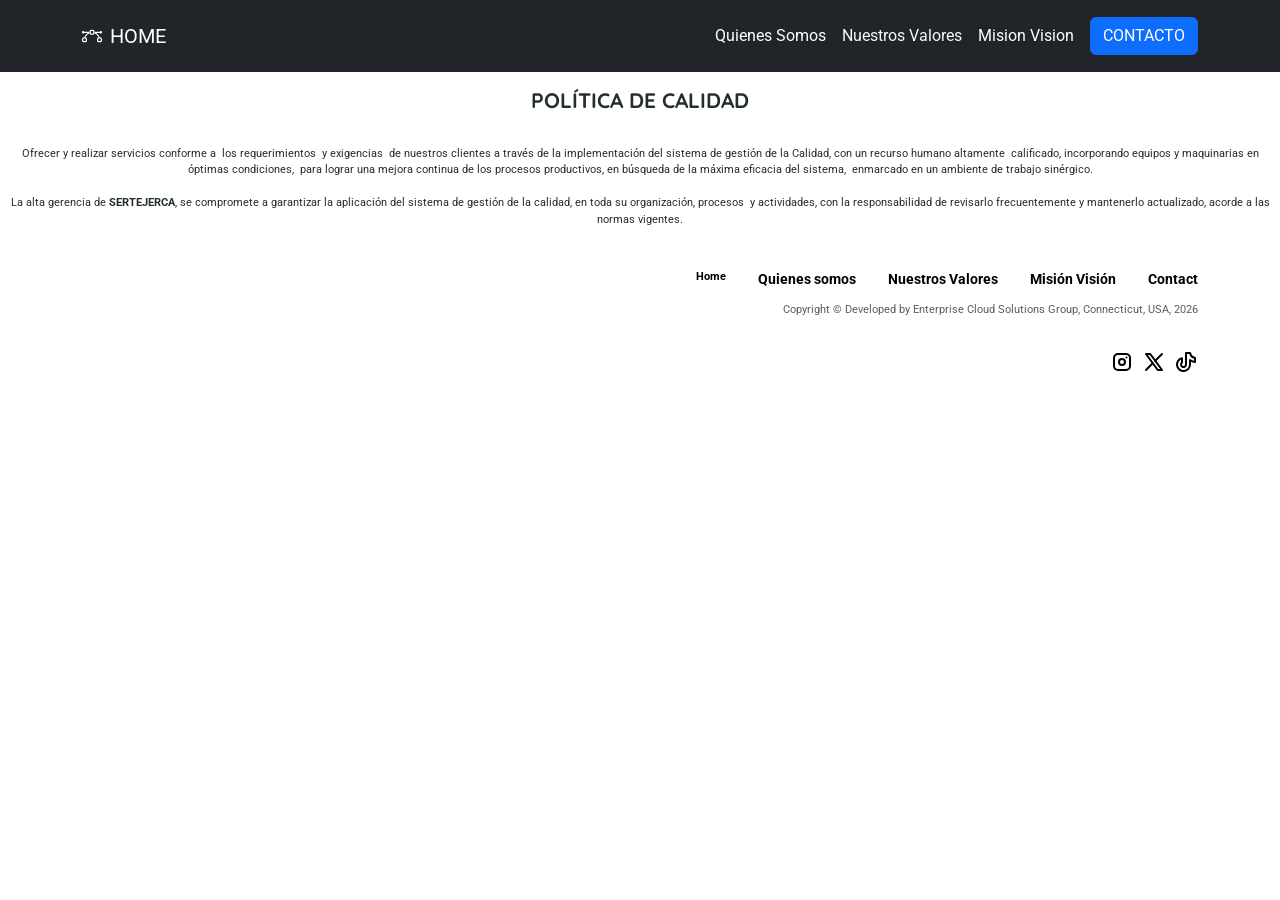
<file: policyIeHO.html>
<!DOCTYPE html><html data-bs-theme="light" lang="en"><head><meta charset="utf-8"><meta name="viewport" content="width=device-width, initial-scale=1.0, shrink-to-fit=no"><title>sertejerca</title><link rel="stylesheet" href="assets/bootstrap/css/bootstrap.min.css"><link rel="stylesheet" href="assets/css/styles.min.css"></head><body><nav class="navbar navbar-expand-md bg-dark py-3" data-bs-theme="dark"><div class="container"><a class="navbar-brand d-flex align-items-center" href="index.html"><span class="bs-icon-sm bs-icon-rounded bs-icon-primary d-flex justify-content-center align-items-center me-2 bs-icon"><svg class="bi bi-bezier" xmlns="http://www.w3.org/2000/svg" width="1em" height="1em" fill="currentColor" viewBox="0 0 16 16">
  <path fill-rule="evenodd" d="M0 10.5A1.5 1.5 0 0 1 1.5 9h1A1.5 1.5 0 0 1 4 10.5v1A1.5 1.5 0 0 1 2.5 13h-1A1.5 1.5 0 0 1 0 11.5zm1.5-.5a.5.5 0 0 0-.5.5v1a.5.5 0 0 0 .5.5h1a.5.5 0 0 0 .5-.5v-1a.5.5 0 0 0-.5-.5zm10.5.5A1.5 1.5 0 0 1 13.5 9h1a1.5 1.5 0 0 1 1.5 1.5v1a1.5 1.5 0 0 1-1.5 1.5h-1a1.5 1.5 0 0 1-1.5-1.5zm1.5-.5a.5.5 0 0 0-.5.5v1a.5.5 0 0 0 .5.5h1a.5.5 0 0 0 .5-.5v-1a.5.5 0 0 0-.5-.5zM6 4.5A1.5 1.5 0 0 1 7.5 3h1A1.5 1.5 0 0 1 10 4.5v1A1.5 1.5 0 0 1 8.5 7h-1A1.5 1.5 0 0 1 6 5.5zM7.5 4a.5.5 0 0 0-.5.5v1a.5.5 0 0 0 .5.5h1a.5.5 0 0 0 .5-.5v-1a.5.5 0 0 0-.5-.5z"></path>
  <path d="M6 4.5H1.866a1 1 0 1 0 0 1h2.668A6.517 6.517 0 0 0 1.814 9H2.5c.123 0 .244.015.358.043a5.517 5.517 0 0 1 3.185-3.185A1.503 1.503 0 0 1 6 5.5zm3.957 1.358A1.5 1.5 0 0 0 10 5.5v-1h4.134a1 1 0 1 1 0 1h-2.668a6.517 6.517 0 0 1 2.72 3.5H13.5c-.123 0-.243.015-.358.043a5.517 5.517 0 0 0-3.185-3.185z"></path>
</svg></span><span>HOME</span></a><button class="navbar-toggler" data-bs-toggle="collapse" data-bs-target="#navcol-5"><span class="visually-hidden">Toggle navigation</span><span class="navbar-toggler-icon"></span></button><div class="collapse navbar-collapse" id="navcol-5"><ul class="navbar-nav ms-auto"><li class="nav-item"><a class="nav-link active" href="aboutus.html" style="text-align: center;">Quienes Somos</a></li><li class="nav-item"><a class="nav-link text-center" href="values.html" style="color: var(--bs-light);">Nuestros Valores</a></li><li class="nav-item"><a class="nav-link text-center" href="visionmision.html" style="color: var(--bs-white);">Mision Vision</a></li></ul><a class="btn btn-primary ms-md-2" role="button" href="contacts.html">CONTACTO</a></div></div></nav><p></p><h1 style="font-size: 21px;text-align: center;"><strong><span style="color: rgb(35, 48, 40);">POLÍTICA DE CALIDAD</span></strong></h1><p></p><p style="text-align: center;font-size: 11px;"><br><span style="color: rgb(35, 48, 40);">Ofrecer y realizar&nbsp;servicios conforme a&nbsp; los&nbsp;requerimientos&nbsp; y exigencias&nbsp; de nuestros clientes a través de la implementación del sistema de&nbsp;gestión de la Calidad, con un recurso&nbsp;humano altamente&nbsp; calificado,&nbsp;incorporando equipos y maquinarias en óptimas condiciones,&nbsp; para lograr una mejora continua de los&nbsp;procesos productivos, en búsqueda de la máxima eficacia del sistema,&nbsp; enmarcado en un ambiente de trabajo&nbsp;sinérgico.</span><br><br><span style="color: rgb(35, 48, 40);">La alta gerencia de&nbsp;</span><strong><span style="color: rgb(35, 48, 40);">SERTEJERCA</span></strong><span style="color: rgb(35, 48, 40);">, se compromete a garantizar la aplicación del sistema de gestión&nbsp;de la calidad, en toda su organización, procesos&nbsp; y actividades, con la responsabilidad de&nbsp;revisarlo frecuentemente y mantenerlo actualizado, acorde a las normas&nbsp;vigentes.</span><br><br></p><div class="container d-flex flex-column justify-content-between align-items-center flex-lg-row" style="text-align: center;"><div class="text-center text-lg-start mb-5 mb-lg-0"></div><div class="text-center text-lg-end" style="font-size: 11px;"><ul class="nav d-flex justify-content-center mb-1"><li class="nav-item"><a class="nav-link active fw-bold link-body-emphasis" href="index.html">Home</a></li><li class="nav-item"><a class="nav-link fw-bold link-body-emphasis" href="aboutus.html" style="font-size: 14px;">Quienes somos</a></li><li class="nav-item"><a class="nav-link fw-bold link-body-emphasis" href="values.html" style="font-size: 14px;">Nuestros Valores</a></li><li class="nav-item"><a class="nav-link fw-bold link-body-emphasis" href="visionmision.html" style="font-size: 14px;">Misión Visión</a></li><li class="nav-item"><a class="nav-link fw-bold link-body-emphasis pe-0" href="contacts.html" style="font-size: 14px;">Contact</a></li></ul><p class="text-muted mb-2" style="font-size: 11px;">Copyright ©&nbsp;Developed by Enterprise Cloud Solutions Group, Connecticut, USA, 2026<br><br></p><div class="fs-4 d-flex justify-content-center align-items-center gap-2 justify-content-lg-end mb-lg-2"><a class="link-body-emphasis" href="#"><svg class="icon icon-tabler icon-tabler-brand-instagram" xmlns="http://www.w3.org/2000/svg" width="1em" height="1em" viewBox="0 0 24 24" stroke-width="2" stroke="currentColor" fill="none" stroke-linecap="round" stroke-linejoin="round">
  <path stroke="none" d="M0 0h24v24H0z" fill="none"></path>
  <path d="M4 4m0 4a4 4 0 0 1 4 -4h8a4 4 0 0 1 4 4v8a4 4 0 0 1 -4 4h-8a4 4 0 0 1 -4 -4z"></path>
  <path d="M12 12m-3 0a3 3 0 1 0 6 0a3 3 0 1 0 -6 0"></path>
  <path d="M16.5 7.5l0 .01"></path>
</svg></a><a class="link-body-emphasis" href="#"><svg class="icon icon-tabler icon-tabler-brand-x" xmlns="http://www.w3.org/2000/svg" width="1em" height="1em" viewBox="0 0 24 24" stroke-width="2" stroke="currentColor" fill="none" stroke-linecap="round" stroke-linejoin="round">
  <path stroke="none" d="M0 0h24v24H0z" fill="none"></path>
  <path d="M4 4l11.733 16h4.267l-11.733 -16z"></path>
  <path d="M4 20l6.768 -6.768m2.46 -2.46l6.772 -6.772"></path>
</svg></a><a class="link-body-emphasis" href="#"><svg class="icon icon-tabler icon-tabler-brand-tiktok" xmlns="http://www.w3.org/2000/svg" width="1em" height="1em" viewBox="0 0 24 24" stroke-width="2" stroke="currentColor" fill="none" stroke-linecap="round" stroke-linejoin="round">
  <path stroke="none" d="M0 0h24v24H0z" fill="none"></path>
  <path d="M21 7.917v4.034a9.948 9.948 0 0 1 -5 -1.951v4.5a6.5 6.5 0 1 1 -8 -6.326v4.326a2.5 2.5 0 1 0 4 2v-11.5h4.083a6.005 6.005 0 0 0 4.917 4.917z"></path>
</svg></a></div></div></div><script src="assets/bootstrap/js/bootstrap.min.js"></script><script src="assets/js/script.min.js"></script></body></html>
</file>
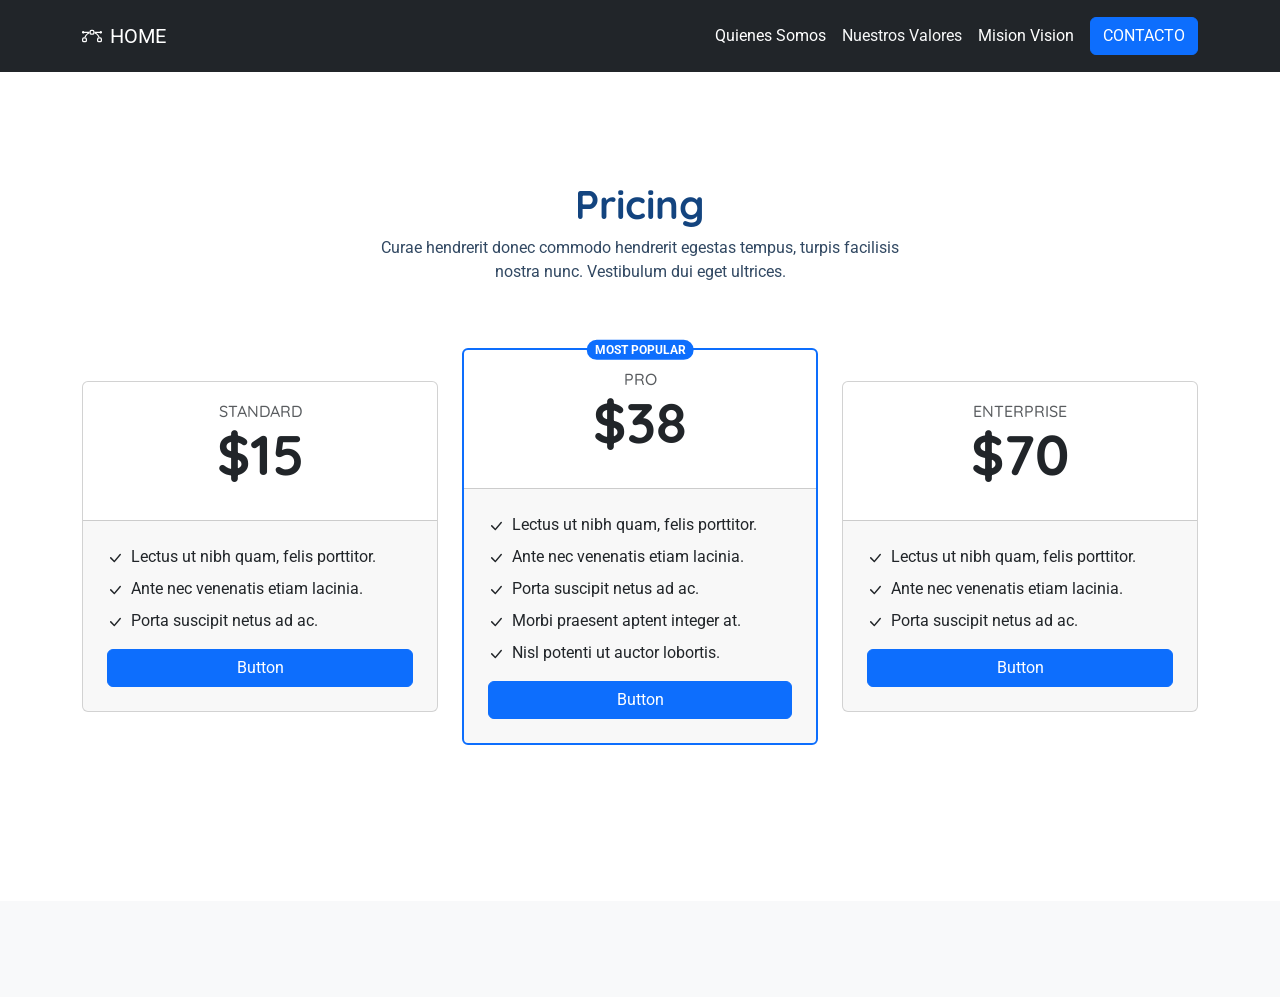
<file: pricing.html>
<!DOCTYPE html><html data-bs-theme="light" lang="en"><head><meta charset="utf-8"><meta name="viewport" content="width=device-width, initial-scale=1.0, shrink-to-fit=no"><title>Pricing - Brand</title><link rel="stylesheet" href="assets/bootstrap/css/bootstrap.min.css"><link rel="stylesheet" href="assets/css/styles.min.css"></head><body><nav class="navbar navbar-expand-md bg-dark py-3" data-bs-theme="dark"><div class="container"><a class="navbar-brand d-flex align-items-center" href="index.html"><span class="bs-icon-sm bs-icon-rounded bs-icon-primary d-flex justify-content-center align-items-center me-2 bs-icon"><svg class="bi bi-bezier" xmlns="http://www.w3.org/2000/svg" width="1em" height="1em" fill="currentColor" viewBox="0 0 16 16">
  <path fill-rule="evenodd" d="M0 10.5A1.5 1.5 0 0 1 1.5 9h1A1.5 1.5 0 0 1 4 10.5v1A1.5 1.5 0 0 1 2.5 13h-1A1.5 1.5 0 0 1 0 11.5zm1.5-.5a.5.5 0 0 0-.5.5v1a.5.5 0 0 0 .5.5h1a.5.5 0 0 0 .5-.5v-1a.5.5 0 0 0-.5-.5zm10.5.5A1.5 1.5 0 0 1 13.5 9h1a1.5 1.5 0 0 1 1.5 1.5v1a1.5 1.5 0 0 1-1.5 1.5h-1a1.5 1.5 0 0 1-1.5-1.5zm1.5-.5a.5.5 0 0 0-.5.5v1a.5.5 0 0 0 .5.5h1a.5.5 0 0 0 .5-.5v-1a.5.5 0 0 0-.5-.5zM6 4.5A1.5 1.5 0 0 1 7.5 3h1A1.5 1.5 0 0 1 10 4.5v1A1.5 1.5 0 0 1 8.5 7h-1A1.5 1.5 0 0 1 6 5.5zM7.5 4a.5.5 0 0 0-.5.5v1a.5.5 0 0 0 .5.5h1a.5.5 0 0 0 .5-.5v-1a.5.5 0 0 0-.5-.5z"></path>
  <path d="M6 4.5H1.866a1 1 0 1 0 0 1h2.668A6.517 6.517 0 0 0 1.814 9H2.5c.123 0 .244.015.358.043a5.517 5.517 0 0 1 3.185-3.185A1.503 1.503 0 0 1 6 5.5zm3.957 1.358A1.5 1.5 0 0 0 10 5.5v-1h4.134a1 1 0 1 1 0 1h-2.668a6.517 6.517 0 0 1 2.72 3.5H13.5c-.123 0-.243.015-.358.043a5.517 5.517 0 0 0-3.185-3.185z"></path>
</svg></span><span>HOME</span></a><button class="navbar-toggler" data-bs-toggle="collapse" data-bs-target="#navcol-5"><span class="visually-hidden">Toggle navigation</span><span class="navbar-toggler-icon"></span></button><div class="collapse navbar-collapse" id="navcol-5"><ul class="navbar-nav ms-auto"><li class="nav-item"><a class="nav-link active" href="aboutus.html" style="text-align: center;">Quienes Somos</a></li><li class="nav-item"><a class="nav-link text-center" href="visionmision.html" style="color: var(--bs-light);">Nuestros Valores</a></li><li class="nav-item"><a class="nav-link text-center" href="#" style="color: var(--bs-white);">Mision Vision</a></li></ul><a class="btn btn-primary ms-md-2" role="button" href="contacts.html">CONTACTO</a></div></div></nav><section><div class="container py-4 py-xl-5"><div class="row mb-5"><div class="col-md-8 col-xl-6 text-center mx-auto"><h1 class="fw-bold">Pricing</h1><p>Curae hendrerit donec commodo hendrerit egestas tempus, turpis facilisis nostra nunc. Vestibulum dui eget ultrices.</p></div></div><div class="row gy-4 gy-xl-0 row-cols-1 row-cols-md-2 row-cols-xl-3 d-xl-flex align-items-xl-center"><div class="col"><div class="card"><div class="card-body text-center p-4"><h6 class="text-uppercase text-muted card-subtitle">standard</h6><h4 class="display-4 fw-bold card-title">$15</h4></div><div class="card-footer p-4"><div><ul class="list-unstyled"><li class="d-flex mb-2"><span class="bs-icon-xs me-2 bs-icon"><svg class="bi bi-check-lg" xmlns="http://www.w3.org/2000/svg" width="1em" height="1em" fill="currentColor" viewBox="0 0 16 16">
  <path d="M12.736 3.97a.733.733 0 0 1 1.047 0c.286.289.29.756.01 1.05L7.88 12.01a.733.733 0 0 1-1.065.02L3.217 8.384a.757.757 0 0 1 0-1.06.733.733 0 0 1 1.047 0l3.052 3.093 5.4-6.425a.247.247 0 0 1 .02-.022"></path>
</svg></span><span>Lectus ut nibh quam, felis porttitor.</span></li><li class="d-flex mb-2"><span class="bs-icon-xs me-2 bs-icon"><svg class="bi bi-check-lg" xmlns="http://www.w3.org/2000/svg" width="1em" height="1em" fill="currentColor" viewBox="0 0 16 16">
  <path d="M12.736 3.97a.733.733 0 0 1 1.047 0c.286.289.29.756.01 1.05L7.88 12.01a.733.733 0 0 1-1.065.02L3.217 8.384a.757.757 0 0 1 0-1.06.733.733 0 0 1 1.047 0l3.052 3.093 5.4-6.425a.247.247 0 0 1 .02-.022"></path>
</svg></span><span>Ante nec venenatis etiam lacinia.</span></li><li class="d-flex mb-2"><span class="bs-icon-xs me-2 bs-icon"><svg class="bi bi-check-lg" xmlns="http://www.w3.org/2000/svg" width="1em" height="1em" fill="currentColor" viewBox="0 0 16 16">
  <path d="M12.736 3.97a.733.733 0 0 1 1.047 0c.286.289.29.756.01 1.05L7.88 12.01a.733.733 0 0 1-1.065.02L3.217 8.384a.757.757 0 0 1 0-1.06.733.733 0 0 1 1.047 0l3.052 3.093 5.4-6.425a.247.247 0 0 1 .02-.022"></path>
</svg></span><span>Porta suscipit netus ad ac.</span></li></ul></div><a class="btn btn-primary d-block w-100" role="button" href="#">Button</a></div></div></div><div class="col"><div class="card border-primary border-2"><div class="card-body text-center p-4"><span class="badge position-absolute top-0 start-50 translate-middle text-uppercase bg-primary rounded-pill">Most Popular</span><h6 class="text-uppercase text-muted card-subtitle">Pro</h6><h4 class="display-4 fw-bold card-title">$38</h4></div><div class="card-footer p-4"><div><ul class="list-unstyled"><li class="d-flex mb-2"><span class="bs-icon-xs me-2 bs-icon"><svg class="bi bi-check-lg" xmlns="http://www.w3.org/2000/svg" width="1em" height="1em" fill="currentColor" viewBox="0 0 16 16">
  <path d="M12.736 3.97a.733.733 0 0 1 1.047 0c.286.289.29.756.01 1.05L7.88 12.01a.733.733 0 0 1-1.065.02L3.217 8.384a.757.757 0 0 1 0-1.06.733.733 0 0 1 1.047 0l3.052 3.093 5.4-6.425a.247.247 0 0 1 .02-.022"></path>
</svg></span><span>Lectus ut nibh quam, felis porttitor.</span></li><li class="d-flex mb-2"><span class="bs-icon-xs me-2 bs-icon"><svg class="bi bi-check-lg" xmlns="http://www.w3.org/2000/svg" width="1em" height="1em" fill="currentColor" viewBox="0 0 16 16">
  <path d="M12.736 3.97a.733.733 0 0 1 1.047 0c.286.289.29.756.01 1.05L7.88 12.01a.733.733 0 0 1-1.065.02L3.217 8.384a.757.757 0 0 1 0-1.06.733.733 0 0 1 1.047 0l3.052 3.093 5.4-6.425a.247.247 0 0 1 .02-.022"></path>
</svg></span><span>Ante nec venenatis etiam lacinia.</span></li><li class="d-flex mb-2"><span class="bs-icon-xs me-2 bs-icon"><svg class="bi bi-check-lg" xmlns="http://www.w3.org/2000/svg" width="1em" height="1em" fill="currentColor" viewBox="0 0 16 16">
  <path d="M12.736 3.97a.733.733 0 0 1 1.047 0c.286.289.29.756.01 1.05L7.88 12.01a.733.733 0 0 1-1.065.02L3.217 8.384a.757.757 0 0 1 0-1.06.733.733 0 0 1 1.047 0l3.052 3.093 5.4-6.425a.247.247 0 0 1 .02-.022"></path>
</svg></span><span>Porta suscipit netus ad ac.</span></li><li class="d-flex mb-2"><span class="bs-icon-xs me-2 bs-icon"><svg class="bi bi-check-lg" xmlns="http://www.w3.org/2000/svg" width="1em" height="1em" fill="currentColor" viewBox="0 0 16 16">
  <path d="M12.736 3.97a.733.733 0 0 1 1.047 0c.286.289.29.756.01 1.05L7.88 12.01a.733.733 0 0 1-1.065.02L3.217 8.384a.757.757 0 0 1 0-1.06.733.733 0 0 1 1.047 0l3.052 3.093 5.4-6.425a.247.247 0 0 1 .02-.022"></path>
</svg></span><span>Morbi praesent aptent integer at.</span></li><li class="d-flex mb-2"><span class="bs-icon-xs me-2 bs-icon"><svg class="bi bi-check-lg" xmlns="http://www.w3.org/2000/svg" width="1em" height="1em" fill="currentColor" viewBox="0 0 16 16">
  <path d="M12.736 3.97a.733.733 0 0 1 1.047 0c.286.289.29.756.01 1.05L7.88 12.01a.733.733 0 0 1-1.065.02L3.217 8.384a.757.757 0 0 1 0-1.06.733.733 0 0 1 1.047 0l3.052 3.093 5.4-6.425a.247.247 0 0 1 .02-.022"></path>
</svg></span><span>Nisl potenti ut auctor lobortis.</span></li></ul></div><a class="btn btn-primary d-block w-100" role="button" href="#">Button</a></div></div></div><div class="col"><div class="card"><div class="card-body text-center p-4"><h6 class="text-uppercase text-muted card-subtitle">Enterprise</h6><h4 class="display-4 fw-bold card-title">$70</h4></div><div class="card-footer p-4"><div><ul class="list-unstyled"><li class="d-flex mb-2"><span class="bs-icon-xs me-2 bs-icon"><svg class="bi bi-check-lg" xmlns="http://www.w3.org/2000/svg" width="1em" height="1em" fill="currentColor" viewBox="0 0 16 16">
  <path d="M12.736 3.97a.733.733 0 0 1 1.047 0c.286.289.29.756.01 1.05L7.88 12.01a.733.733 0 0 1-1.065.02L3.217 8.384a.757.757 0 0 1 0-1.06.733.733 0 0 1 1.047 0l3.052 3.093 5.4-6.425a.247.247 0 0 1 .02-.022"></path>
</svg></span><span>Lectus ut nibh quam, felis porttitor.</span></li><li class="d-flex mb-2"><span class="bs-icon-xs me-2 bs-icon"><svg class="bi bi-check-lg" xmlns="http://www.w3.org/2000/svg" width="1em" height="1em" fill="currentColor" viewBox="0 0 16 16">
  <path d="M12.736 3.97a.733.733 0 0 1 1.047 0c.286.289.29.756.01 1.05L7.88 12.01a.733.733 0 0 1-1.065.02L3.217 8.384a.757.757 0 0 1 0-1.06.733.733 0 0 1 1.047 0l3.052 3.093 5.4-6.425a.247.247 0 0 1 .02-.022"></path>
</svg></span><span>Ante nec venenatis etiam lacinia.</span></li><li class="d-flex mb-2"><span class="bs-icon-xs me-2 bs-icon"><svg class="bi bi-check-lg" xmlns="http://www.w3.org/2000/svg" width="1em" height="1em" fill="currentColor" viewBox="0 0 16 16">
  <path d="M12.736 3.97a.733.733 0 0 1 1.047 0c.286.289.29.756.01 1.05L7.88 12.01a.733.733 0 0 1-1.065.02L3.217 8.384a.757.757 0 0 1 0-1.06.733.733 0 0 1 1.047 0l3.052 3.093 5.4-6.425a.247.247 0 0 1 .02-.022"></path>
</svg></span><span>Porta suscipit netus ad ac.</span></li></ul></div><a class="btn btn-primary d-block w-100" role="button" href="#">Button</a></div></div></div></div></div></section><footer class="bg-body-tertiary mt-5 py-5"></footer><script src="assets/bootstrap/js/bootstrap.min.js"></script><script src="assets/js/script.min.js"></script></body></html>
</file>
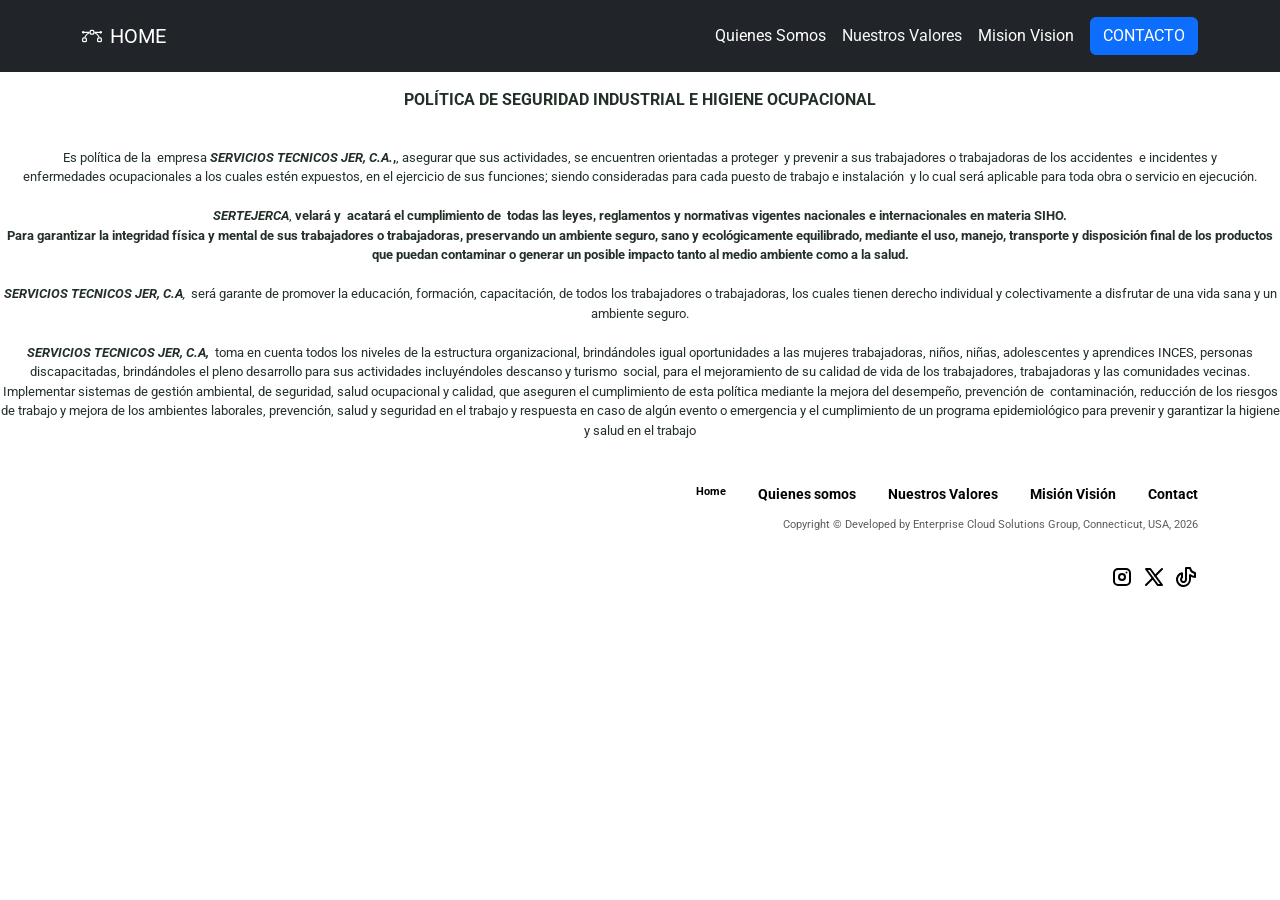
<file: qualitypolicy.html>
<!DOCTYPE html><html data-bs-theme="light" lang="en"><head><meta charset="utf-8"><meta name="viewport" content="width=device-width, initial-scale=1.0, shrink-to-fit=no"><title>sertejerca</title><link rel="stylesheet" href="assets/bootstrap/css/bootstrap.min.css"><link rel="stylesheet" href="assets/css/styles.min.css"></head><body><nav class="navbar navbar-expand-md bg-dark py-3" data-bs-theme="dark"><div class="container"><a class="navbar-brand d-flex align-items-center" href="index.html"><span class="bs-icon-sm bs-icon-rounded bs-icon-primary d-flex justify-content-center align-items-center me-2 bs-icon"><svg class="bi bi-bezier" xmlns="http://www.w3.org/2000/svg" width="1em" height="1em" fill="currentColor" viewBox="0 0 16 16">
  <path fill-rule="evenodd" d="M0 10.5A1.5 1.5 0 0 1 1.5 9h1A1.5 1.5 0 0 1 4 10.5v1A1.5 1.5 0 0 1 2.5 13h-1A1.5 1.5 0 0 1 0 11.5zm1.5-.5a.5.5 0 0 0-.5.5v1a.5.5 0 0 0 .5.5h1a.5.5 0 0 0 .5-.5v-1a.5.5 0 0 0-.5-.5zm10.5.5A1.5 1.5 0 0 1 13.5 9h1a1.5 1.5 0 0 1 1.5 1.5v1a1.5 1.5 0 0 1-1.5 1.5h-1a1.5 1.5 0 0 1-1.5-1.5zm1.5-.5a.5.5 0 0 0-.5.5v1a.5.5 0 0 0 .5.5h1a.5.5 0 0 0 .5-.5v-1a.5.5 0 0 0-.5-.5zM6 4.5A1.5 1.5 0 0 1 7.5 3h1A1.5 1.5 0 0 1 10 4.5v1A1.5 1.5 0 0 1 8.5 7h-1A1.5 1.5 0 0 1 6 5.5zM7.5 4a.5.5 0 0 0-.5.5v1a.5.5 0 0 0 .5.5h1a.5.5 0 0 0 .5-.5v-1a.5.5 0 0 0-.5-.5z"></path>
  <path d="M6 4.5H1.866a1 1 0 1 0 0 1h2.668A6.517 6.517 0 0 0 1.814 9H2.5c.123 0 .244.015.358.043a5.517 5.517 0 0 1 3.185-3.185A1.503 1.503 0 0 1 6 5.5zm3.957 1.358A1.5 1.5 0 0 0 10 5.5v-1h4.134a1 1 0 1 1 0 1h-2.668a6.517 6.517 0 0 1 2.72 3.5H13.5c-.123 0-.243.015-.358.043a5.517 5.517 0 0 0-3.185-3.185z"></path>
</svg></span><span>HOME</span></a><button class="navbar-toggler" data-bs-toggle="collapse" data-bs-target="#navcol-5"><span class="visually-hidden">Toggle navigation</span><span class="navbar-toggler-icon"></span></button><div class="collapse navbar-collapse" id="navcol-5"><ul class="navbar-nav ms-auto"><li class="nav-item"><a class="nav-link active" href="aboutus.html" style="text-align: center;">Quienes Somos</a></li><li class="nav-item"><a class="nav-link text-center" href="values.html" style="color: var(--bs-light);">Nuestros Valores</a></li><li class="nav-item"><a class="nav-link text-center" href="visionmision.html" style="color: var(--bs-white);">Mision Vision</a></li></ul><a class="btn btn-primary ms-md-2" role="button" href="contacts.html">CONTACTO</a></div></div></nav><p></p><p></p><p style="text-align: center;"><strong><span style="color: rgb(35, 48, 40);">POLÍTICA DE SEGURIDAD INDUSTRIAL E HIGIENE OCUPACIONAL</span></strong></p><p></p><p></p><p style="font-size: 13px;text-align: center;"><br><span style="color: rgb(35, 48, 40);">Es política de la &nbsp;empresa&nbsp;</span><strong><em><span style="color: rgb(35, 48, 40);">SERVICIOS TECNICOS JER, C.A.</span></em><span style="color: rgb(35, 48, 40);">,</span></strong><span style="color: rgb(35, 48, 40);">, asegurar que sus&nbsp;actividades, se encuentren orientadas a proteger&nbsp; y prevenir a sus trabajadores o trabajadoras de los&nbsp;accidentes&nbsp; e incidentes y enfermedades&nbsp;ocupacionales a los cuales estén expuestos, en el ejercicio de sus funciones;&nbsp;siendo consideradas para cada puesto de trabajo e instalación&nbsp; y lo cual será aplicable para toda obra o servicio en ejecución.</span><br><br><strong><em><span style="color: rgb(35, 48, 40);">SERTEJERCA</span></em></strong><span style="color: rgb(35, 48, 40);">,&nbsp;</span><strong><span style="color: rgb(35, 48, 40);">velará y&nbsp; acatará el&nbsp;cumplimiento de&nbsp; todas las leyes,&nbsp;reglamentos y normativas vigentes nacionales e internacionales en materia SIHO.</span></strong><br><strong><span style="color: rgb(35, 48, 40);">Para garantizar la integridad física y mental de sus trabajadores o trabajadoras, preservando un ambiente seguro, sano y&nbsp;ecológicamente equilibrado, mediante el uso, manejo,&nbsp;transporte y disposición final de los productos que puedan contaminar o generar&nbsp;un posible impacto tanto al medio ambiente como a la salud.</span></strong><br><br><strong><em><span style="color: rgb(35, 48, 40);">SERVICIOS TECNICOS JER, C.A</span></em></strong><em><span style="color: rgb(35, 48, 40);">,&nbsp;&nbsp;</span></em><span style="color: rgb(35, 48, 40);">será garante de promover la&nbsp;educación, formación, capacitación, de todos los trabajadores o trabajadoras,&nbsp;los cuales tienen derecho individual y colectivamente a disfrutar de una vida&nbsp;sana y un ambiente seguro.</span><br><br><strong><em><span style="color: rgb(35, 48, 40);">SERVICIOS TECNICOS JER, C.A,</span></em><span style="color: rgb(35, 48, 40);">&nbsp;</span><em><span style="color: rgb(35, 48, 40);">&nbsp;</span></em></strong><span style="color: rgb(35, 48, 40);">toma en cuenta todos los niveles de la estructura organizacional,&nbsp;brindándoles igual oportunidades a las mujeres trabajadoras, niños, niñas,&nbsp;adolescentes y aprendices INCES, personas discapacitadas, brindándoles el pleno&nbsp;desarrollo para sus actividades incluyéndoles descanso y turismo&nbsp; social, para el mejoramiento de su calidad de&nbsp;vida de los trabajadores, trabajadoras y las comunidades vecinas. Implementar sistemas de gestión ambiental, de seguridad, salud&nbsp;ocupacional y calidad, que aseguren el cumplimiento de esta política mediante&nbsp;la mejora del desempeño, prevención de&nbsp;&nbsp;contaminación, reducción de los riesgos de trabajo y mejora de los&nbsp;ambientes laborales, prevención, salud y seguridad en el trabajo y respuesta en&nbsp;caso de algún evento o emergencia y el cumplimiento de un programa epidemiológico para prevenir y garantizar la higiene y salud&nbsp;en el trabajo</span><br><br></p><div class="container d-flex flex-column justify-content-between align-items-center flex-lg-row"><div class="text-center text-lg-start mb-5 mb-lg-0"></div><div class="text-center text-lg-end" style="font-size: 11px;"><ul class="nav d-flex justify-content-center mb-1"><li class="nav-item"><a class="nav-link active fw-bold link-body-emphasis" href="index.html">Home</a></li><li class="nav-item"><a class="nav-link fw-bold link-body-emphasis" href="aboutus.html" style="font-size: 14px;">Quienes somos</a></li><li class="nav-item"><a class="nav-link fw-bold link-body-emphasis" href="values.html" style="font-size: 14px;">Nuestros Valores</a></li><li class="nav-item"><a class="nav-link fw-bold link-body-emphasis" href="visionmision.html" style="font-size: 14px;">Misión Visión</a></li><li class="nav-item"><a class="nav-link fw-bold link-body-emphasis pe-0" href="contacts.html" style="font-size: 14px;">Contact</a></li></ul><p class="text-muted mb-2" style="font-size: 11px;">Copyright ©&nbsp;Developed by Enterprise Cloud Solutions Group, Connecticut, USA, 2026<br><br></p><div class="fs-4 d-flex justify-content-center align-items-center gap-2 justify-content-lg-end mb-lg-2"><a class="link-body-emphasis" href="#"><svg class="icon icon-tabler icon-tabler-brand-instagram" xmlns="http://www.w3.org/2000/svg" width="1em" height="1em" viewBox="0 0 24 24" stroke-width="2" stroke="currentColor" fill="none" stroke-linecap="round" stroke-linejoin="round">
  <path stroke="none" d="M0 0h24v24H0z" fill="none"></path>
  <path d="M4 4m0 4a4 4 0 0 1 4 -4h8a4 4 0 0 1 4 4v8a4 4 0 0 1 -4 4h-8a4 4 0 0 1 -4 -4z"></path>
  <path d="M12 12m-3 0a3 3 0 1 0 6 0a3 3 0 1 0 -6 0"></path>
  <path d="M16.5 7.5l0 .01"></path>
</svg></a><a class="link-body-emphasis" href="#"><svg class="icon icon-tabler icon-tabler-brand-x" xmlns="http://www.w3.org/2000/svg" width="1em" height="1em" viewBox="0 0 24 24" stroke-width="2" stroke="currentColor" fill="none" stroke-linecap="round" stroke-linejoin="round">
  <path stroke="none" d="M0 0h24v24H0z" fill="none"></path>
  <path d="M4 4l11.733 16h4.267l-11.733 -16z"></path>
  <path d="M4 20l6.768 -6.768m2.46 -2.46l6.772 -6.772"></path>
</svg></a><a class="link-body-emphasis" href="#"><svg class="icon icon-tabler icon-tabler-brand-tiktok" xmlns="http://www.w3.org/2000/svg" width="1em" height="1em" viewBox="0 0 24 24" stroke-width="2" stroke="currentColor" fill="none" stroke-linecap="round" stroke-linejoin="round">
  <path stroke="none" d="M0 0h24v24H0z" fill="none"></path>
  <path d="M21 7.917v4.034a9.948 9.948 0 0 1 -5 -1.951v4.5a6.5 6.5 0 1 1 -8 -6.326v4.326a2.5 2.5 0 1 0 4 2v-11.5h4.083a6.005 6.005 0 0 0 4.917 4.917z"></path>
</svg></a></div></div></div><script src="assets/bootstrap/js/bootstrap.min.js"></script><script src="assets/js/script.min.js"></script></body></html>
</file>
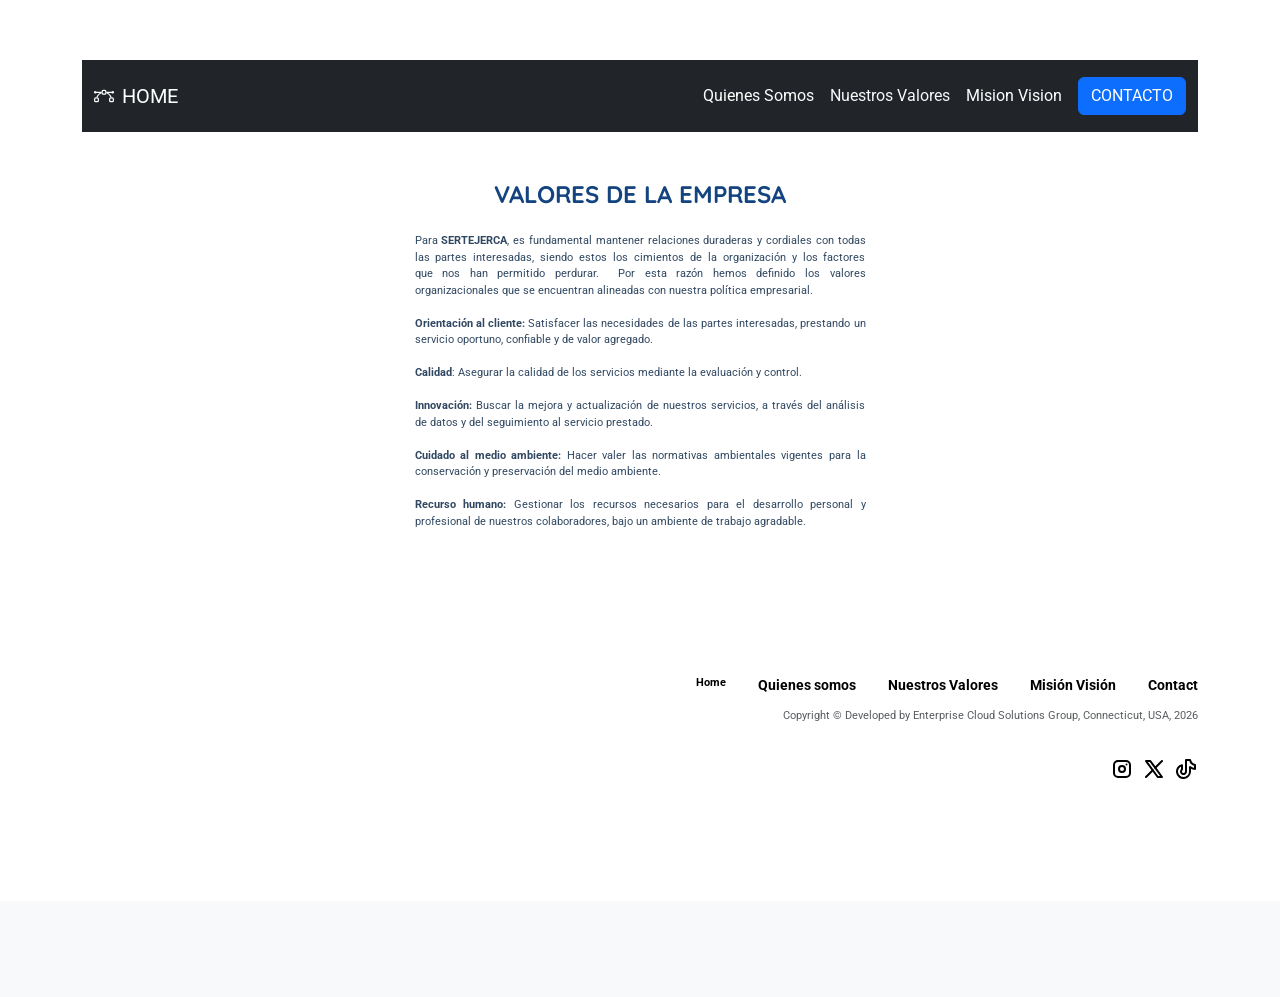
<file: values.html>
<!DOCTYPE html><html data-bs-theme="light" lang="en"><head><meta charset="utf-8"><meta name="viewport" content="width=device-width, initial-scale=1.0, shrink-to-fit=no"><title>Blog - Brand</title><link rel="stylesheet" href="assets/bootstrap/css/bootstrap.min.css"><link rel="stylesheet" href="assets/css/styles.min.css"></head><body><section><div class="container"><div class="row"><div class="col"><nav class="navbar navbar-expand-md bg-dark py-3" data-bs-theme="dark"><div class="container"><a class="navbar-brand d-flex align-items-center" href="index.html"><span class="bs-icon-sm bs-icon-rounded bs-icon-primary d-flex justify-content-center align-items-center me-2 bs-icon"><svg class="bi bi-bezier" xmlns="http://www.w3.org/2000/svg" width="1em" height="1em" fill="currentColor" viewBox="0 0 16 16">
  <path fill-rule="evenodd" d="M0 10.5A1.5 1.5 0 0 1 1.5 9h1A1.5 1.5 0 0 1 4 10.5v1A1.5 1.5 0 0 1 2.5 13h-1A1.5 1.5 0 0 1 0 11.5zm1.5-.5a.5.5 0 0 0-.5.5v1a.5.5 0 0 0 .5.5h1a.5.5 0 0 0 .5-.5v-1a.5.5 0 0 0-.5-.5zm10.5.5A1.5 1.5 0 0 1 13.5 9h1a1.5 1.5 0 0 1 1.5 1.5v1a1.5 1.5 0 0 1-1.5 1.5h-1a1.5 1.5 0 0 1-1.5-1.5zm1.5-.5a.5.5 0 0 0-.5.5v1a.5.5 0 0 0 .5.5h1a.5.5 0 0 0 .5-.5v-1a.5.5 0 0 0-.5-.5zM6 4.5A1.5 1.5 0 0 1 7.5 3h1A1.5 1.5 0 0 1 10 4.5v1A1.5 1.5 0 0 1 8.5 7h-1A1.5 1.5 0 0 1 6 5.5zM7.5 4a.5.5 0 0 0-.5.5v1a.5.5 0 0 0 .5.5h1a.5.5 0 0 0 .5-.5v-1a.5.5 0 0 0-.5-.5z"></path>
  <path d="M6 4.5H1.866a1 1 0 1 0 0 1h2.668A6.517 6.517 0 0 0 1.814 9H2.5c.123 0 .244.015.358.043a5.517 5.517 0 0 1 3.185-3.185A1.503 1.503 0 0 1 6 5.5zm3.957 1.358A1.5 1.5 0 0 0 10 5.5v-1h4.134a1 1 0 1 1 0 1h-2.668a6.517 6.517 0 0 1 2.72 3.5H13.5c-.123 0-.243.015-.358.043a5.517 5.517 0 0 0-3.185-3.185z"></path>
</svg></span><span>HOME</span></a><button class="navbar-toggler" data-bs-toggle="collapse" data-bs-target="#navcol-5"><span class="visually-hidden">Toggle navigation</span><span class="navbar-toggler-icon"></span></button><div class="collapse navbar-collapse" id="navcol-5"><ul class="navbar-nav ms-auto"><li class="nav-item"><a class="nav-link active" href="aboutus.html" style="text-align: center;">Quienes Somos</a></li><li class="nav-item"><a class="nav-link text-center" href="values.html" style="color: var(--bs-light);">Nuestros Valores</a></li><li class="nav-item"><a class="nav-link text-center" href="visionmision.html" style="color: var(--bs-white);">Mision Vision</a></li></ul><a class="btn btn-primary ms-md-2" role="button" href="contacts.html">CONTACTO</a></div></div></nav></div></div></div><div class="container py-5"><div class="row mb-4"><div class="col-md-8 col-xl-5 text-center mx-auto"><h1 style="font-size: 24px;"><strong>VALORES DE LA EMPRESA</strong></h1><h1></h1><p style="font-size: 11px;text-align: justify;"><br>Para&nbsp;<strong>SERTEJERCA</strong>,&nbsp;es fundamental mantener relaciones duraderas y cordiales con todas las partes&nbsp;interesadas, siendo estos los cimientos de la organización y los factores que&nbsp;nos han permitido perdurar.&nbsp; Por esta&nbsp;razón hemos definido los valores organizacionales que se encuentran alineadas&nbsp;con nuestra política empresarial.<br>&nbsp;<br><strong>Orientación&nbsp;al cliente:</strong>&nbsp;Satisfacer&nbsp;las necesidades de las partes interesadas, prestando un servicio oportuno,&nbsp;confiable y de valor agregado.<br><br><strong>Calidad</strong>: Asegurar la calidad de los servicios&nbsp;mediante la evaluación y control.<br>&nbsp;<br><strong>Innovación:</strong>&nbsp;Buscar la mejora y actualización de&nbsp;nuestros servicios, a través del análisis de datos y del seguimiento al&nbsp;servicio prestado.<br>&nbsp;<br><strong>Cuidado&nbsp;al medio ambiente:</strong>&nbsp;Hacer&nbsp;valer las normativas ambientales vigentes para la conservación y preservación&nbsp;del medio ambiente.<br><br><strong>Recurso&nbsp;humano:</strong>&nbsp;Gestionar los&nbsp;recursos necesarios para el desarrollo personal y profesional de nuestros&nbsp;colaboradores, bajo un ambiente de trabajo agradable.<br><br><br></p></div></div><div data-bss-type="blog-loop" data-bss-filters="[&quot;tag&quot;]" data-bss-empty-filter-actions="[{&quot;filter&quot;:&quot;tag&quot;,&quot;value&quot;:&quot;show-all&quot;}]" style="display: none !important;"><div class="row gy-3 row-cols-1 row-cols-md-2 row-cols-lg-3" data-bss-type="blog-loop-base"><div class="post-tag-design post-author-billy-thomas post-author-jenny-doe" data-bss-type="blog-loop-item"><div class="card border-0"></div></div><div class="post-tag-design post-author-billy-thomas" data-bss-type="blog-loop-item"><div class="card border-0"></div></div><div class="post-tag-design post-tag-digital post-author-jenny-doe" data-bss-type="blog-loop-item"><div class="card border-0"></div></div><div class="post-tag-design post-tag-digital post-author-jenny-doe" data-bss-type="blog-loop-item"><div class="card border-0"></div></div></div></div></div><div class="container d-flex flex-column justify-content-between align-items-center flex-lg-row" style="font-size: 11px;"><div class="text-center text-lg-start mb-5 mb-lg-0"></div><div class="text-center text-lg-end"><ul class="nav d-flex justify-content-center mb-1"><li class="nav-item"><a class="nav-link active fw-bold link-body-emphasis" href="index.html">Home</a></li><li class="nav-item"><a class="nav-link fw-bold link-body-emphasis" href="aboutus.html" style="font-size: 14px;">Quienes somos</a></li><li class="nav-item"><a class="nav-link fw-bold link-body-emphasis" href="values.html" style="font-size: 14px;">Nuestros Valores</a></li><li class="nav-item"><a class="nav-link fw-bold link-body-emphasis" href="visionmision.html" style="font-size: 14px;">Misión Visión</a></li><li class="nav-item"><a class="nav-link fw-bold link-body-emphasis pe-0" href="contacts.html" style="font-size: 14px;">Contact</a></li></ul><p class="text-muted mb-2" style="font-size: 11px;">Copyright ©&nbsp;Developed by Enterprise Cloud Solutions Group, Connecticut, USA, 2026<br><br></p><div class="fs-4 d-flex justify-content-center align-items-center gap-2 justify-content-lg-end mb-lg-2"><a class="link-body-emphasis" href="#"><svg class="icon icon-tabler icon-tabler-brand-instagram" xmlns="http://www.w3.org/2000/svg" width="1em" height="1em" viewBox="0 0 24 24" stroke-width="2" stroke="currentColor" fill="none" stroke-linecap="round" stroke-linejoin="round">
  <path stroke="none" d="M0 0h24v24H0z" fill="none"></path>
  <path d="M4 4m0 4a4 4 0 0 1 4 -4h8a4 4 0 0 1 4 4v8a4 4 0 0 1 -4 4h-8a4 4 0 0 1 -4 -4z"></path>
  <path d="M12 12m-3 0a3 3 0 1 0 6 0a3 3 0 1 0 -6 0"></path>
  <path d="M16.5 7.5l0 .01"></path>
</svg></a><a class="link-body-emphasis" href="#"><svg class="icon icon-tabler icon-tabler-brand-x" xmlns="http://www.w3.org/2000/svg" width="1em" height="1em" viewBox="0 0 24 24" stroke-width="2" stroke="currentColor" fill="none" stroke-linecap="round" stroke-linejoin="round">
  <path stroke="none" d="M0 0h24v24H0z" fill="none"></path>
  <path d="M4 4l11.733 16h4.267l-11.733 -16z"></path>
  <path d="M4 20l6.768 -6.768m2.46 -2.46l6.772 -6.772"></path>
</svg></a><a class="link-body-emphasis" href="#"><svg class="icon icon-tabler icon-tabler-brand-tiktok" xmlns="http://www.w3.org/2000/svg" width="1em" height="1em" viewBox="0 0 24 24" stroke-width="2" stroke="currentColor" fill="none" stroke-linecap="round" stroke-linejoin="round">
  <path stroke="none" d="M0 0h24v24H0z" fill="none"></path>
  <path d="M21 7.917v4.034a9.948 9.948 0 0 1 -5 -1.951v4.5a6.5 6.5 0 1 1 -8 -6.326v4.326a2.5 2.5 0 1 0 4 2v-11.5h4.083a6.005 6.005 0 0 0 4.917 4.917z"></path>
</svg></a></div></div></div></section><footer class="bg-body-tertiary mt-5 py-5"></footer><script>!function(){let t=document.querySelectorAll('[data-bss-type="blog-loop"]'),e=document.querySelectorAll('[data-bss-type="tag-nav"]'),a=document.querySelectorAll('[data-bss-type="tag-loop"]'),s=document.querySelectorAll('[data-bss-type="author-loop"]'),o=document.querySelectorAll('[data-bss-type="author-nav"]');window.addEventListener("popstate",(a=>{for(let e of t)m(e);for(let t of e)b(t);for(let t of o)g(t)}));for(let e of t){if(m(e),!u(e))continue;e.querySelector('[data-bss-type="blog-loop-pagination"]').addEventListener("click",(function(e){let a=e.target.closest(".page-item");if(!a)return;if(e.preventDefault(),a.classList.contains("disabled")||a.classList.contains("active"))return;let s=a.closest('[data-bss-type="blog-loop"]');if(!s)return;let o=parseInt(a.dataset.page);if(!o)return;let r=f(s);if(r){const e=new URL(window.location);e.searchParams.set(r,o),history.pushState({[r]:o},document.title,e);for(let e of t){f(e)===r&&m(e)}}else m(s,o)}))}for(let t of e)b(t),t.addEventListener("click",r);for(let t of a)t.addEventListener("click",r);for(let t of s)t.addEventListener("click",l);for(let t of o)g(t);function r(t){n(t);for(let t of e)b(t)}function l(t){n(t);for(let t of o)g(t)}function n(e){const a=e.target.closest('[data-bss-filter="blog"]');if(!a||!a.dataset.hasOwnProperty("bssHref")||!a.dataset.hasOwnProperty("bssFilterParam"))return;const s=a.dataset.hasOwnProperty("bssStateNode")?a:a.querySelector("[data-bss-state-node]");if(s&&(s.classList.contains("disabled")||s.classList.contains("active")))return void e.preventDefault();if(!h(a.dataset.bssHref))return;e.preventDefault();const o=new URL(window.location),r=[],l={[a.dataset.bssFilterParam]:a.dataset.bssFilterValue||""};for(let e of t){if(!i(e).length)continue;r.push(e);let t=f(e),a=o.searchParams.get(t);null!==a&&1!=a&&(l[t]=1)}for(let t in l)l[t]?o.searchParams.set(t,l[t]):o.searchParams.delete(t);history.pushState(l,document.title,o);for(let t of r)m(t)}function i(t){let e=[];try{const a=JSON.parse(t.dataset.bssFilters);Array.isArray(a)&&(e=a)}catch(t){}return e}function c(t){return i(t).includes("tag")}function d(t){return i(t).includes("author")}function p(t,e=""){return"show-all"===function(t,e=""){let a=[];try{const e=JSON.parse(t.dataset.bssEmptyFilterActions);Array.isArray(e)&&(a=e)}catch(t){}const s=a.find((t=>t.filter===e));return s?s.value:""}(t,e)}function u(t){return!!y(t)}function y(t){return t.querySelector('[data-bss-type="blog-loop-pagination"]')}function f(t){return t.dataset.bssPageParam}function h(t=""){let e,a;try{e=new URL(window.location),a=new URL(t,window.location.href)}catch(t){console.error(t)}return e.origin===a.origin&&e.pathname===a.pathname}function m(t,e,a="",s=""){const o=new URL(window.location.href);if(u(t)&&!e){let a=f(t);e=(a?o.searchParams.get(a):1)||1}if(c(t)&&!a){let t="tag";a=o.searchParams.get(t)||""}if(d(t)&&!s){let t="author";s=o.searchParams.get(t)||""}!function(t,e=1,a="",s=""){e=Math.max(parseInt(e,10),1),t.style.removeProperty("display");let o=t.querySelector('[data-bss-type="blog-loop-base"]');o&&o.style.removeProperty("display");let r=t.querySelector('[data-bss-type="empty-state"]');r&&r.style.setProperty("display","none","important");let l=[].slice.call(t.querySelectorAll('[data-bss-type="blog-loop-item"]'));l.forEach((t=>t.style.setProperty("display","none","important"))),c(t)&&(l=l.filter((e=>a?e.classList.contains("post-tag-"+a):p(t,"tag"))));d(t)&&(l=l.filter((e=>s?e.classList.contains("post-author-"+s):p(t,"author"))));let n=t.dataset.bssPerpage||l.length,i=l.slice((e-1)*n,e*n);i.forEach((t=>t.style.removeProperty("display")));let u=!i.length;u&&(o&&o.style.setProperty("display","none","important"),r&&r.style.removeProperty("display"));let f=l.length,h=Math.max(Math.ceil(f/n),1);(function(t,e,a,s){let o=y(t);if(!o)return;let r=[].slice.call(o.querySelectorAll(".page-item"));1===a||s?o.style.setProperty("display","none","important"):o.style.removeProperty("display");let l=e-1<=0,n=l?1:e-1,i=e+1>a,c=i?a:e+1;for(let t=0;t<r.length;t++){let s=r[t];s.classList.remove("active","disabled"),"prev"===s.dataset.type?(s.dataset.page=n,l&&s.classList.add("disabled")):"next"===s.dataset.type?(s.dataset.page=c,i&&s.classList.add("disabled")):(s.dataset.page>a?s.style.setProperty("display","none","important"):s.style.removeProperty("display"),s.dataset.page==e&&s.classList.add("active"))}})(t,e,h,u),t.dataset.bssScrollOnChange&&function(t){const e=t.getBoundingClientRect(),a=Math.max(document.documentElement.clientHeight,window.innerHeight),s=100;if(e.top>=0&&a-e.top>s)return;setTimeout((()=>{t.scrollIntoView({behavior:"smooth",block:"start",inline:"start"})}),0)}(t)}(t,e,a,s)}function b(t){!function(t,e=""){if(!t.dataset.bssSyncUrl)return;[].slice.call(t.querySelectorAll('[data-bss-type="tag-loop-item"]')).forEach((t=>{const a=t.dataset.hasOwnProperty("bssStateNode")?t:t.querySelector("[data-bss-state-node]");if(!a)return;a.classList.remove("active");h(t.dataset.bssHref)&&!a.classList.contains("disabled")&&t.dataset.bssTag===e&&a.classList.add("active")}))}(t,new URL(window.location.href).searchParams.get("tag")||"")}function g(t){!function(t,e=""){if(!d(t))return;t.style.removeProperty("display"),[].slice.call(t.querySelectorAll('[data-bss-type="author-loop-item"]')).forEach((t=>t.classList.contains("author-"+e)?t.style.removeProperty("display"):t.style.setProperty("display","none","important")))}(t,new URL(window.location.href).searchParams.get("author")||"")}}();</script><script src="assets/bootstrap/js/bootstrap.min.js"></script><script src="assets/js/script.min.js"></script></body></html>
</file>
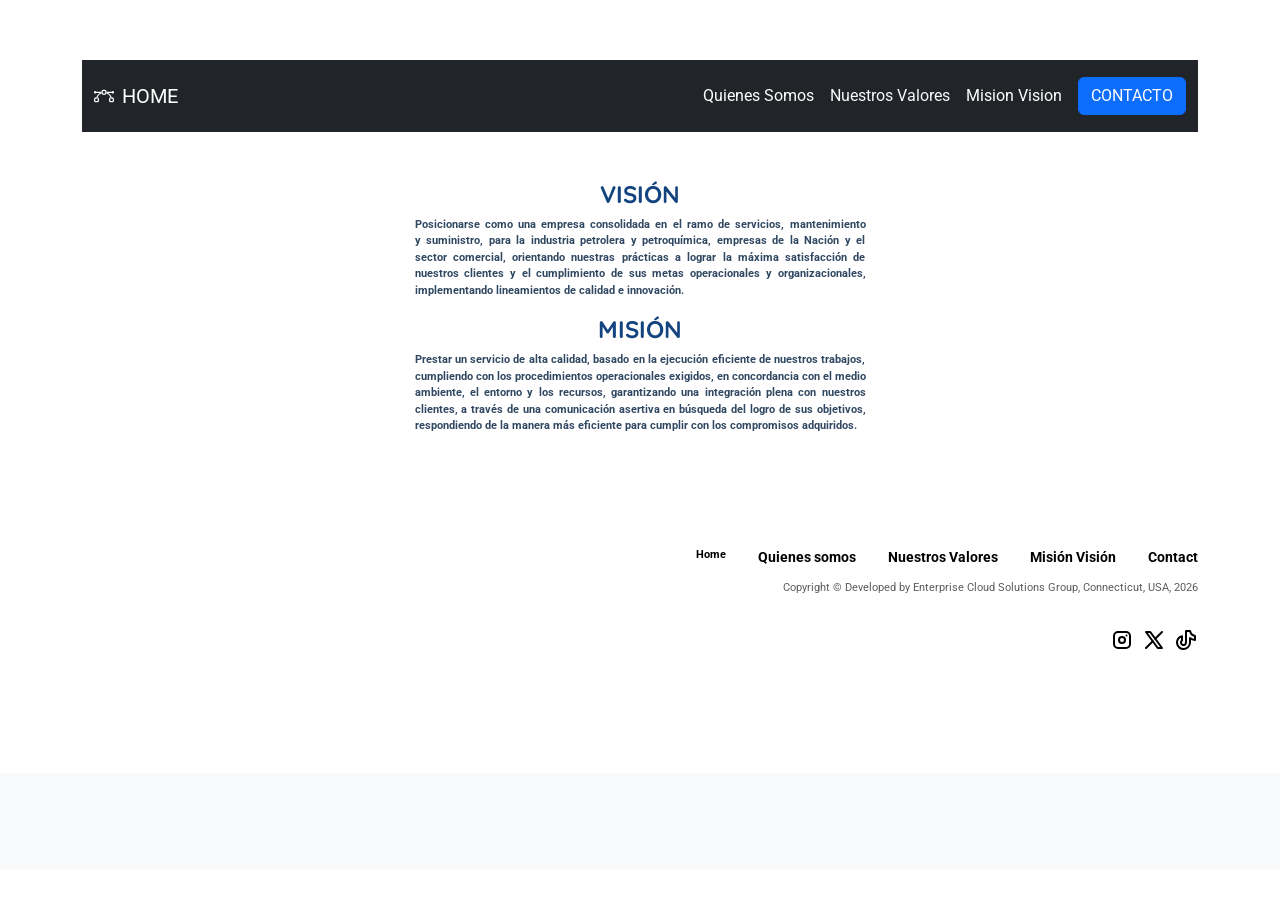
<file: visionmision.html>
<!DOCTYPE html><html data-bs-theme="light" lang="en"><head><meta charset="utf-8"><meta name="viewport" content="width=device-width, initial-scale=1.0, shrink-to-fit=no"><title>Blog - Brand</title><link rel="stylesheet" href="assets/bootstrap/css/bootstrap.min.css"><link rel="stylesheet" href="assets/css/styles.min.css"></head><body><section><div class="container"><div class="row"><div class="col"><nav class="navbar navbar-expand-md bg-dark py-3" data-bs-theme="dark"><div class="container"><a class="navbar-brand d-flex align-items-center" href="index.html"><span class="bs-icon-sm bs-icon-rounded bs-icon-primary d-flex justify-content-center align-items-center me-2 bs-icon"><svg class="bi bi-bezier" xmlns="http://www.w3.org/2000/svg" width="1em" height="1em" fill="currentColor" viewBox="0 0 16 16">
  <path fill-rule="evenodd" d="M0 10.5A1.5 1.5 0 0 1 1.5 9h1A1.5 1.5 0 0 1 4 10.5v1A1.5 1.5 0 0 1 2.5 13h-1A1.5 1.5 0 0 1 0 11.5zm1.5-.5a.5.5 0 0 0-.5.5v1a.5.5 0 0 0 .5.5h1a.5.5 0 0 0 .5-.5v-1a.5.5 0 0 0-.5-.5zm10.5.5A1.5 1.5 0 0 1 13.5 9h1a1.5 1.5 0 0 1 1.5 1.5v1a1.5 1.5 0 0 1-1.5 1.5h-1a1.5 1.5 0 0 1-1.5-1.5zm1.5-.5a.5.5 0 0 0-.5.5v1a.5.5 0 0 0 .5.5h1a.5.5 0 0 0 .5-.5v-1a.5.5 0 0 0-.5-.5zM6 4.5A1.5 1.5 0 0 1 7.5 3h1A1.5 1.5 0 0 1 10 4.5v1A1.5 1.5 0 0 1 8.5 7h-1A1.5 1.5 0 0 1 6 5.5zM7.5 4a.5.5 0 0 0-.5.5v1a.5.5 0 0 0 .5.5h1a.5.5 0 0 0 .5-.5v-1a.5.5 0 0 0-.5-.5z"></path>
  <path d="M6 4.5H1.866a1 1 0 1 0 0 1h2.668A6.517 6.517 0 0 0 1.814 9H2.5c.123 0 .244.015.358.043a5.517 5.517 0 0 1 3.185-3.185A1.503 1.503 0 0 1 6 5.5zm3.957 1.358A1.5 1.5 0 0 0 10 5.5v-1h4.134a1 1 0 1 1 0 1h-2.668a6.517 6.517 0 0 1 2.72 3.5H13.5c-.123 0-.243.015-.358.043a5.517 5.517 0 0 0-3.185-3.185z"></path>
</svg></span><span>HOME</span></a><button class="navbar-toggler" data-bs-toggle="collapse" data-bs-target="#navcol-5"><span class="visually-hidden">Toggle navigation</span><span class="navbar-toggler-icon"></span></button><div class="collapse navbar-collapse" id="navcol-5"><ul class="navbar-nav ms-auto"><li class="nav-item"><a class="nav-link active" href="aboutus.html" style="text-align: center;">Quienes Somos</a></li><li class="nav-item"><a class="nav-link text-center" href="values.html" style="color: var(--bs-light);">Nuestros Valores</a></li><li class="nav-item"><a class="nav-link text-center" href="visionmision.html" style="color: var(--bs-white);">Mision Vision</a></li></ul><a class="btn btn-primary ms-md-2" role="button" href="contacts.html">CONTACTO</a></div></div></nav></div></div></div><div class="container py-5"><div class="row mb-4"><div class="col-md-8 col-xl-5 text-center mx-auto"><h1 style="font-size: 24px;"><strong>VISIÓN</strong></h1><p style="font-size: 11px;text-align: justify;"><strong>Posicionarse&nbsp;como una empresa consolidada en el ramo de servicios, mantenimiento y&nbsp;suministro, para la industria petrolera y petroquímica, empresas de la Nación y&nbsp;el sector comercial, orientando nuestras prácticas a lograr la máxima&nbsp;satisfacción de nuestros clientes y el cumplimiento de sus metas operacionales&nbsp;y organizacionales, implementando lineamientos de calidad e innovación.</strong></p><h1 style="font-size: 24px;"><strong>MISIÓN</strong></h1><p style="font-size: 11px;text-align: justify;"><strong>Prestar un&nbsp;servicio de alta calidad, basado en la ejecución eficiente de nuestros&nbsp;trabajos, cumpliendo con los procedimientos operacionales exigidos, en&nbsp;concordancia con el medio ambiente, el entorno y los recursos, garantizando una&nbsp;integración plena con nuestros clientes, a través de una comunicación asertiva&nbsp;en búsqueda del logro de sus objetivos, respondiendo de la manera más eficiente&nbsp;para cumplir con los compromisos adquiridos.</strong></p></div></div><div data-bss-type="blog-loop" data-bss-filters="[&quot;tag&quot;]" data-bss-empty-filter-actions="[{&quot;filter&quot;:&quot;tag&quot;,&quot;value&quot;:&quot;show-all&quot;}]" style="display: none !important;"><div class="row gy-3 row-cols-1 row-cols-md-2 row-cols-lg-3" data-bss-type="blog-loop-base"><div class="post-tag-design post-author-billy-thomas post-author-jenny-doe" data-bss-type="blog-loop-item"><div class="card border-0"></div></div><div class="post-tag-design post-author-billy-thomas" data-bss-type="blog-loop-item"><div class="card border-0"></div></div><div class="post-tag-design post-tag-digital post-author-jenny-doe" data-bss-type="blog-loop-item"><div class="card border-0"></div></div><div class="post-tag-design post-tag-digital post-author-jenny-doe" data-bss-type="blog-loop-item"><div class="card border-0"></div></div></div></div></div><div class="container d-flex flex-column justify-content-between align-items-center flex-lg-row" style="font-size: 11px;"><div class="text-center text-lg-start mb-5 mb-lg-0"></div><div class="text-center text-lg-end"><ul class="nav d-flex justify-content-center mb-1"><li class="nav-item"><a class="nav-link active fw-bold link-body-emphasis" href="index.html">Home</a></li><li class="nav-item"><a class="nav-link fw-bold link-body-emphasis" href="aboutus.html" style="font-size: 14px;">Quienes somos</a></li><li class="nav-item"><a class="nav-link fw-bold link-body-emphasis" href="values.html" style="font-size: 14px;">Nuestros Valores</a></li><li class="nav-item"><a class="nav-link fw-bold link-body-emphasis" href="visionmision.html" style="font-size: 14px;">Misión Visión</a></li><li class="nav-item"><a class="nav-link fw-bold link-body-emphasis pe-0" href="contacts.html" style="font-size: 14px;">Contact</a></li></ul><p class="text-muted mb-2" style="font-size: 11px;">Copyright ©&nbsp;Developed by Enterprise Cloud Solutions Group, Connecticut, USA, 2026<br><br></p><div class="fs-4 d-flex justify-content-center align-items-center gap-2 justify-content-lg-end mb-lg-2"><a class="link-body-emphasis" href="#"><svg class="icon icon-tabler icon-tabler-brand-instagram" xmlns="http://www.w3.org/2000/svg" width="1em" height="1em" viewBox="0 0 24 24" stroke-width="2" stroke="currentColor" fill="none" stroke-linecap="round" stroke-linejoin="round">
  <path stroke="none" d="M0 0h24v24H0z" fill="none"></path>
  <path d="M4 4m0 4a4 4 0 0 1 4 -4h8a4 4 0 0 1 4 4v8a4 4 0 0 1 -4 4h-8a4 4 0 0 1 -4 -4z"></path>
  <path d="M12 12m-3 0a3 3 0 1 0 6 0a3 3 0 1 0 -6 0"></path>
  <path d="M16.5 7.5l0 .01"></path>
</svg></a><a class="link-body-emphasis" href="#"><svg class="icon icon-tabler icon-tabler-brand-x" xmlns="http://www.w3.org/2000/svg" width="1em" height="1em" viewBox="0 0 24 24" stroke-width="2" stroke="currentColor" fill="none" stroke-linecap="round" stroke-linejoin="round">
  <path stroke="none" d="M0 0h24v24H0z" fill="none"></path>
  <path d="M4 4l11.733 16h4.267l-11.733 -16z"></path>
  <path d="M4 20l6.768 -6.768m2.46 -2.46l6.772 -6.772"></path>
</svg></a><a class="link-body-emphasis" href="#"><svg class="icon icon-tabler icon-tabler-brand-tiktok" xmlns="http://www.w3.org/2000/svg" width="1em" height="1em" viewBox="0 0 24 24" stroke-width="2" stroke="currentColor" fill="none" stroke-linecap="round" stroke-linejoin="round">
  <path stroke="none" d="M0 0h24v24H0z" fill="none"></path>
  <path d="M21 7.917v4.034a9.948 9.948 0 0 1 -5 -1.951v4.5a6.5 6.5 0 1 1 -8 -6.326v4.326a2.5 2.5 0 1 0 4 2v-11.5h4.083a6.005 6.005 0 0 0 4.917 4.917z"></path>
</svg></a></div></div></div></section><footer class="bg-body-tertiary mt-5 py-5"></footer><script>!function(){let t=document.querySelectorAll('[data-bss-type="blog-loop"]'),e=document.querySelectorAll('[data-bss-type="tag-nav"]'),a=document.querySelectorAll('[data-bss-type="tag-loop"]'),s=document.querySelectorAll('[data-bss-type="author-loop"]'),o=document.querySelectorAll('[data-bss-type="author-nav"]');window.addEventListener("popstate",(a=>{for(let e of t)m(e);for(let t of e)b(t);for(let t of o)g(t)}));for(let e of t){if(m(e),!u(e))continue;e.querySelector('[data-bss-type="blog-loop-pagination"]').addEventListener("click",(function(e){let a=e.target.closest(".page-item");if(!a)return;if(e.preventDefault(),a.classList.contains("disabled")||a.classList.contains("active"))return;let s=a.closest('[data-bss-type="blog-loop"]');if(!s)return;let o=parseInt(a.dataset.page);if(!o)return;let r=f(s);if(r){const e=new URL(window.location);e.searchParams.set(r,o),history.pushState({[r]:o},document.title,e);for(let e of t){f(e)===r&&m(e)}}else m(s,o)}))}for(let t of e)b(t),t.addEventListener("click",r);for(let t of a)t.addEventListener("click",r);for(let t of s)t.addEventListener("click",l);for(let t of o)g(t);function r(t){n(t);for(let t of e)b(t)}function l(t){n(t);for(let t of o)g(t)}function n(e){const a=e.target.closest('[data-bss-filter="blog"]');if(!a||!a.dataset.hasOwnProperty("bssHref")||!a.dataset.hasOwnProperty("bssFilterParam"))return;const s=a.dataset.hasOwnProperty("bssStateNode")?a:a.querySelector("[data-bss-state-node]");if(s&&(s.classList.contains("disabled")||s.classList.contains("active")))return void e.preventDefault();if(!h(a.dataset.bssHref))return;e.preventDefault();const o=new URL(window.location),r=[],l={[a.dataset.bssFilterParam]:a.dataset.bssFilterValue||""};for(let e of t){if(!i(e).length)continue;r.push(e);let t=f(e),a=o.searchParams.get(t);null!==a&&1!=a&&(l[t]=1)}for(let t in l)l[t]?o.searchParams.set(t,l[t]):o.searchParams.delete(t);history.pushState(l,document.title,o);for(let t of r)m(t)}function i(t){let e=[];try{const a=JSON.parse(t.dataset.bssFilters);Array.isArray(a)&&(e=a)}catch(t){}return e}function c(t){return i(t).includes("tag")}function d(t){return i(t).includes("author")}function p(t,e=""){return"show-all"===function(t,e=""){let a=[];try{const e=JSON.parse(t.dataset.bssEmptyFilterActions);Array.isArray(e)&&(a=e)}catch(t){}const s=a.find((t=>t.filter===e));return s?s.value:""}(t,e)}function u(t){return!!y(t)}function y(t){return t.querySelector('[data-bss-type="blog-loop-pagination"]')}function f(t){return t.dataset.bssPageParam}function h(t=""){let e,a;try{e=new URL(window.location),a=new URL(t,window.location.href)}catch(t){console.error(t)}return e.origin===a.origin&&e.pathname===a.pathname}function m(t,e,a="",s=""){const o=new URL(window.location.href);if(u(t)&&!e){let a=f(t);e=(a?o.searchParams.get(a):1)||1}if(c(t)&&!a){let t="tag";a=o.searchParams.get(t)||""}if(d(t)&&!s){let t="author";s=o.searchParams.get(t)||""}!function(t,e=1,a="",s=""){e=Math.max(parseInt(e,10),1),t.style.removeProperty("display");let o=t.querySelector('[data-bss-type="blog-loop-base"]');o&&o.style.removeProperty("display");let r=t.querySelector('[data-bss-type="empty-state"]');r&&r.style.setProperty("display","none","important");let l=[].slice.call(t.querySelectorAll('[data-bss-type="blog-loop-item"]'));l.forEach((t=>t.style.setProperty("display","none","important"))),c(t)&&(l=l.filter((e=>a?e.classList.contains("post-tag-"+a):p(t,"tag"))));d(t)&&(l=l.filter((e=>s?e.classList.contains("post-author-"+s):p(t,"author"))));let n=t.dataset.bssPerpage||l.length,i=l.slice((e-1)*n,e*n);i.forEach((t=>t.style.removeProperty("display")));let u=!i.length;u&&(o&&o.style.setProperty("display","none","important"),r&&r.style.removeProperty("display"));let f=l.length,h=Math.max(Math.ceil(f/n),1);(function(t,e,a,s){let o=y(t);if(!o)return;let r=[].slice.call(o.querySelectorAll(".page-item"));1===a||s?o.style.setProperty("display","none","important"):o.style.removeProperty("display");let l=e-1<=0,n=l?1:e-1,i=e+1>a,c=i?a:e+1;for(let t=0;t<r.length;t++){let s=r[t];s.classList.remove("active","disabled"),"prev"===s.dataset.type?(s.dataset.page=n,l&&s.classList.add("disabled")):"next"===s.dataset.type?(s.dataset.page=c,i&&s.classList.add("disabled")):(s.dataset.page>a?s.style.setProperty("display","none","important"):s.style.removeProperty("display"),s.dataset.page==e&&s.classList.add("active"))}})(t,e,h,u),t.dataset.bssScrollOnChange&&function(t){const e=t.getBoundingClientRect(),a=Math.max(document.documentElement.clientHeight,window.innerHeight),s=100;if(e.top>=0&&a-e.top>s)return;setTimeout((()=>{t.scrollIntoView({behavior:"smooth",block:"start",inline:"start"})}),0)}(t)}(t,e,a,s)}function b(t){!function(t,e=""){if(!t.dataset.bssSyncUrl)return;[].slice.call(t.querySelectorAll('[data-bss-type="tag-loop-item"]')).forEach((t=>{const a=t.dataset.hasOwnProperty("bssStateNode")?t:t.querySelector("[data-bss-state-node]");if(!a)return;a.classList.remove("active");h(t.dataset.bssHref)&&!a.classList.contains("disabled")&&t.dataset.bssTag===e&&a.classList.add("active")}))}(t,new URL(window.location.href).searchParams.get("tag")||"")}function g(t){!function(t,e=""){if(!d(t))return;t.style.removeProperty("display"),[].slice.call(t.querySelectorAll('[data-bss-type="author-loop-item"]')).forEach((t=>t.classList.contains("author-"+e)?t.style.removeProperty("display"):t.style.setProperty("display","none","important")))}(t,new URL(window.location.href).searchParams.get("author")||"")}}();</script><script src="assets/bootstrap/js/bootstrap.min.js"></script><script src="assets/js/script.min.js"></script></body></html>
</file>
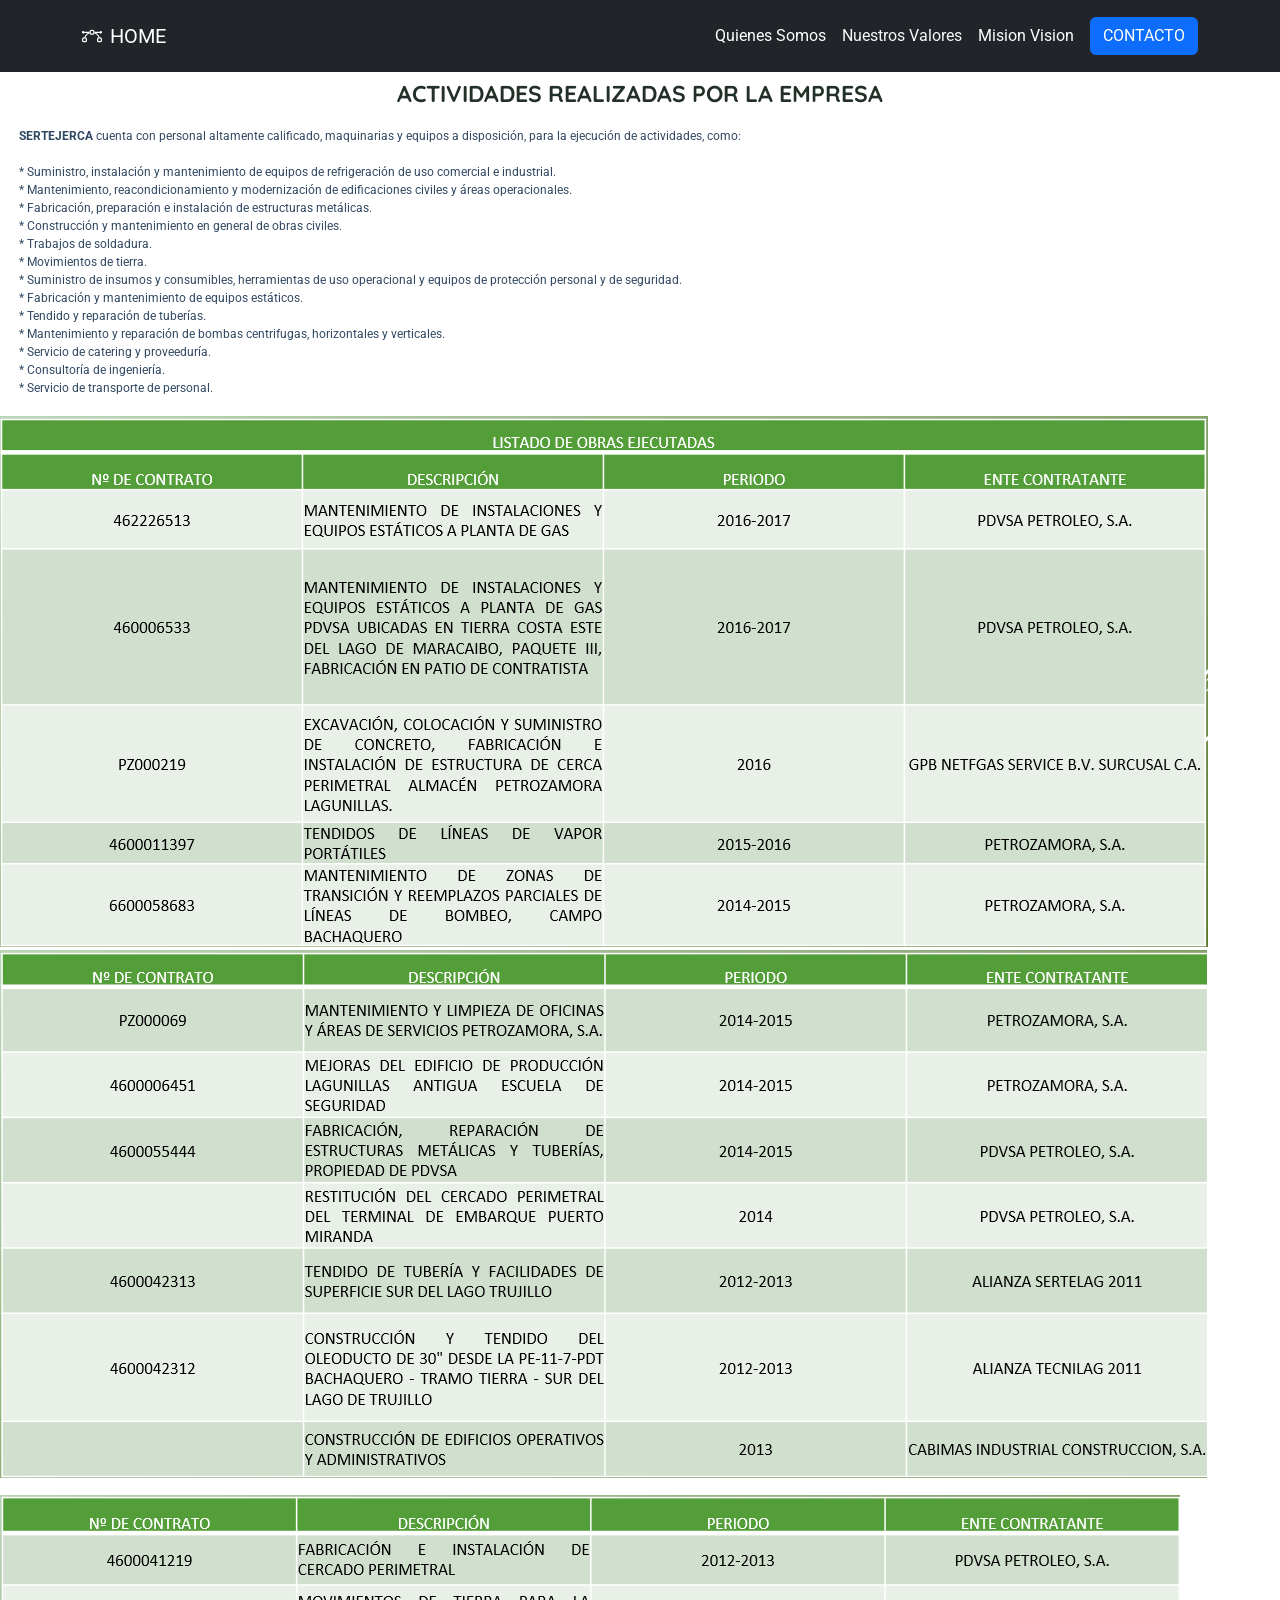
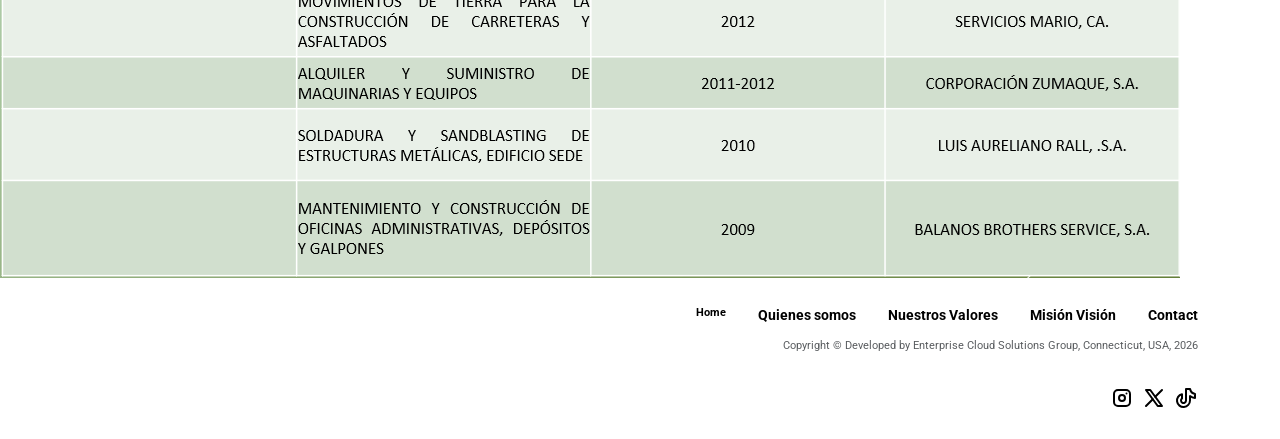
<file: workdone.html>
<!DOCTYPE html><html data-bs-theme="light" lang="en"><head><meta charset="utf-8"><meta name="viewport" content="width=device-width, initial-scale=1.0, shrink-to-fit=no"><title>sertejerca</title><link rel="stylesheet" href="assets/bootstrap/css/bootstrap.min.css"><link rel="stylesheet" href="assets/css/styles.min.css"></head><body><nav class="navbar navbar-expand-md bg-dark py-3" data-bs-theme="dark"><div class="container"><a class="navbar-brand d-flex align-items-center" href="index.html"><span class="bs-icon-sm bs-icon-rounded bs-icon-primary d-flex justify-content-center align-items-center me-2 bs-icon"><svg class="bi bi-bezier" xmlns="http://www.w3.org/2000/svg" width="1em" height="1em" fill="currentColor" viewBox="0 0 16 16">
  <path fill-rule="evenodd" d="M0 10.5A1.5 1.5 0 0 1 1.5 9h1A1.5 1.5 0 0 1 4 10.5v1A1.5 1.5 0 0 1 2.5 13h-1A1.5 1.5 0 0 1 0 11.5zm1.5-.5a.5.5 0 0 0-.5.5v1a.5.5 0 0 0 .5.5h1a.5.5 0 0 0 .5-.5v-1a.5.5 0 0 0-.5-.5zm10.5.5A1.5 1.5 0 0 1 13.5 9h1a1.5 1.5 0 0 1 1.5 1.5v1a1.5 1.5 0 0 1-1.5 1.5h-1a1.5 1.5 0 0 1-1.5-1.5zm1.5-.5a.5.5 0 0 0-.5.5v1a.5.5 0 0 0 .5.5h1a.5.5 0 0 0 .5-.5v-1a.5.5 0 0 0-.5-.5zM6 4.5A1.5 1.5 0 0 1 7.5 3h1A1.5 1.5 0 0 1 10 4.5v1A1.5 1.5 0 0 1 8.5 7h-1A1.5 1.5 0 0 1 6 5.5zM7.5 4a.5.5 0 0 0-.5.5v1a.5.5 0 0 0 .5.5h1a.5.5 0 0 0 .5-.5v-1a.5.5 0 0 0-.5-.5z"></path>
  <path d="M6 4.5H1.866a1 1 0 1 0 0 1h2.668A6.517 6.517 0 0 0 1.814 9H2.5c.123 0 .244.015.358.043a5.517 5.517 0 0 1 3.185-3.185A1.503 1.503 0 0 1 6 5.5zm3.957 1.358A1.5 1.5 0 0 0 10 5.5v-1h4.134a1 1 0 1 1 0 1h-2.668a6.517 6.517 0 0 1 2.72 3.5H13.5c-.123 0-.243.015-.358.043a5.517 5.517 0 0 0-3.185-3.185z"></path>
</svg></span><span>HOME</span></a><button class="navbar-toggler" data-bs-toggle="collapse" data-bs-target="#navcol-5"><span class="visually-hidden">Toggle navigation</span><span class="navbar-toggler-icon"></span></button><div class="collapse navbar-collapse" id="navcol-5"><ul class="navbar-nav ms-auto"><li class="nav-item"><a class="nav-link active" href="aboutus.html" style="text-align: center;">Quienes Somos</a></li><li class="nav-item"><a class="nav-link text-center" href="values.html" style="color: var(--bs-light);">Nuestros Valores</a></li><li class="nav-item"><a class="nav-link text-center" href="visionmision.html" style="color: var(--bs-white);">Mision Vision</a></li></ul><a class="btn btn-primary ms-md-2" role="button" href="contacts.html">CONTACTO</a></div></div></nav><h1></h1><h1 style="font-size: 23px;text-align: center;"><strong><span style="color: rgb(35, 48, 40);">ACTIVIDADES REALIZADAS POR LA EMPRESA</span></strong></h1><p></p><p></p><p style="font-size: 12px;margin: 19px;"><strong>SERTEJERCA</strong> cuenta con&nbsp;personal altamente calificado, maquinarias y equipos a disposición, para la&nbsp;ejecución de actividades, como:<br><br>* Suministro, instalación y mantenimiento de&nbsp;equipos de refrigeración de uso comercial e industrial.<br>* Mantenimiento, reacondicionamiento y&nbsp;modernización de edificaciones civiles y áreas operacionales.<br>* Fabricación, preparación e instalación de&nbsp;estructuras metálicas.<br>* Construcción y mantenimiento en general de&nbsp;obras civiles.<br>* Trabajos de soldadura.<br>* Movimientos de tierra.<br>* Suministro de insumos y consumibles,&nbsp;herramientas de uso operacional y equipos de protección personal y de&nbsp;seguridad.<br>* Fabricación y mantenimiento de equipos&nbsp;estáticos.<br>* Tendido y reparación de tuberías.<br>* Mantenimiento y reparación de bombas&nbsp;centrifugas, horizontales y verticales.<br>* Servicio de catering y proveeduría.<br>* Consultoría de ingeniería.<br>* Servicio&nbsp;de transporte de personal.</p><p></p><p><img class="img-fluid" width="1211" height="534" src="assets/img/activities1.png"><img class="img-fluid" width="1210" height="529" src="assets/img/activities2.png"><br>        <a href="#">                                                                                                                                                                                                                                    </a></p><img class="img-fluid" width="1180" height="386" src="assets/img/activities3.png"><p></p><div class="container d-flex flex-column justify-content-between align-items-center flex-lg-row" style="font-size: 11px;"><div class="text-center text-lg-start mb-5 mb-lg-0"></div><div class="text-center text-lg-end"><ul class="nav d-flex justify-content-center mb-1"><li class="nav-item"><a class="nav-link active fw-bold link-body-emphasis" href="index.html">Home</a></li><li class="nav-item"><a class="nav-link fw-bold link-body-emphasis" href="aboutus.html" style="font-size: 14px;">Quienes somos</a></li><li class="nav-item"><a class="nav-link fw-bold link-body-emphasis" href="values.html" style="font-size: 14px;">Nuestros Valores</a></li><li class="nav-item"><a class="nav-link fw-bold link-body-emphasis" href="visionmision.html" style="font-size: 14px;">Misión Visión</a></li><li class="nav-item"><a class="nav-link fw-bold link-body-emphasis pe-0" href="contacts.html" style="font-size: 14px;">Contact</a></li></ul><p class="text-muted mb-2" style="font-size: 11px;">Copyright ©&nbsp;Developed by Enterprise Cloud Solutions Group, Connecticut, USA, 2026<br><br></p><div class="fs-4 d-flex justify-content-center align-items-center gap-2 justify-content-lg-end mb-lg-2"><a class="link-body-emphasis" href="#"><svg class="icon icon-tabler icon-tabler-brand-instagram" xmlns="http://www.w3.org/2000/svg" width="1em" height="1em" viewBox="0 0 24 24" stroke-width="2" stroke="currentColor" fill="none" stroke-linecap="round" stroke-linejoin="round">
  <path stroke="none" d="M0 0h24v24H0z" fill="none"></path>
  <path d="M4 4m0 4a4 4 0 0 1 4 -4h8a4 4 0 0 1 4 4v8a4 4 0 0 1 -4 4h-8a4 4 0 0 1 -4 -4z"></path>
  <path d="M12 12m-3 0a3 3 0 1 0 6 0a3 3 0 1 0 -6 0"></path>
  <path d="M16.5 7.5l0 .01"></path>
</svg></a><a class="link-body-emphasis" href="#"><svg class="icon icon-tabler icon-tabler-brand-x" xmlns="http://www.w3.org/2000/svg" width="1em" height="1em" viewBox="0 0 24 24" stroke-width="2" stroke="currentColor" fill="none" stroke-linecap="round" stroke-linejoin="round">
  <path stroke="none" d="M0 0h24v24H0z" fill="none"></path>
  <path d="M4 4l11.733 16h4.267l-11.733 -16z"></path>
  <path d="M4 20l6.768 -6.768m2.46 -2.46l6.772 -6.772"></path>
</svg></a><a class="link-body-emphasis" href="#"><svg class="icon icon-tabler icon-tabler-brand-tiktok" xmlns="http://www.w3.org/2000/svg" width="1em" height="1em" viewBox="0 0 24 24" stroke-width="2" stroke="currentColor" fill="none" stroke-linecap="round" stroke-linejoin="round">
  <path stroke="none" d="M0 0h24v24H0z" fill="none"></path>
  <path d="M21 7.917v4.034a9.948 9.948 0 0 1 -5 -1.951v4.5a6.5 6.5 0 1 1 -8 -6.326v4.326a2.5 2.5 0 1 0 4 2v-11.5h4.083a6.005 6.005 0 0 0 4.917 4.917z"></path>
</svg></a></div></div></div><p></p><script src="assets/bootstrap/js/bootstrap.min.js"></script><script src="assets/js/script.min.js"></script></body></html>
</file>
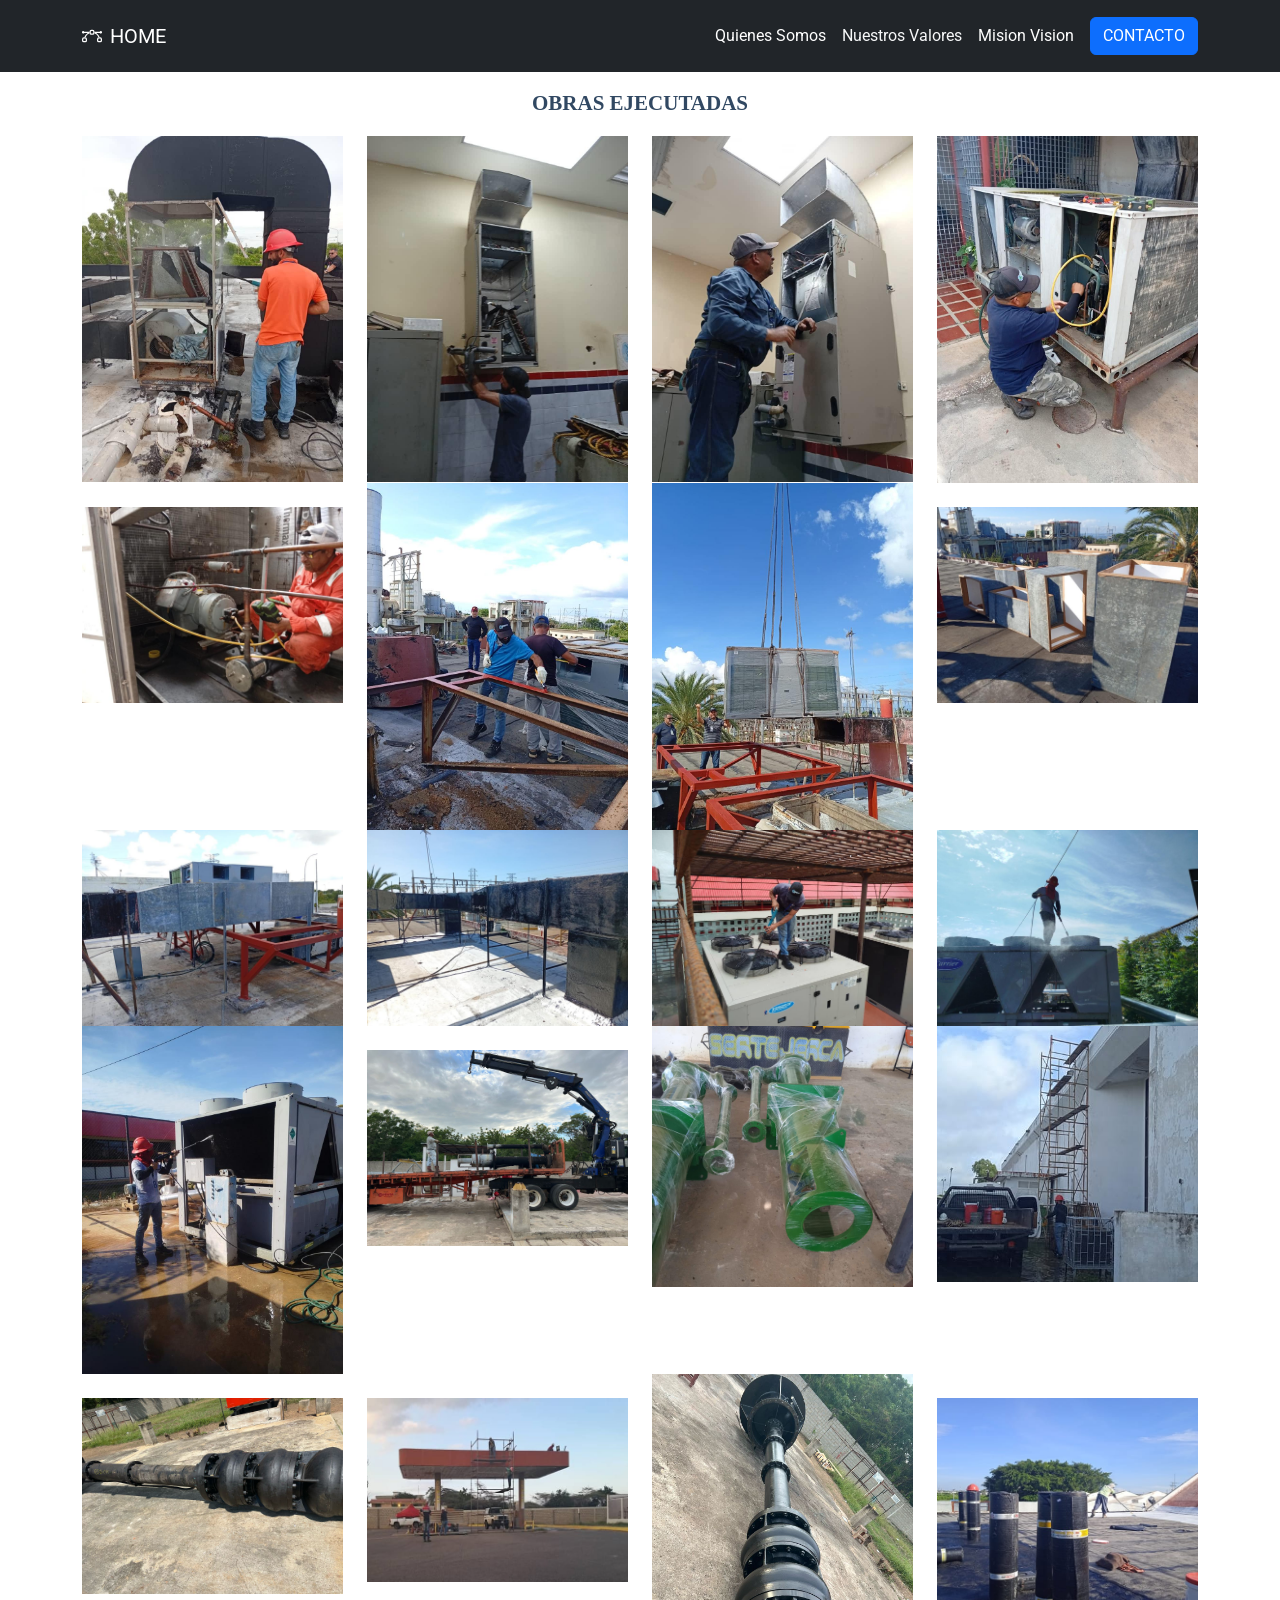
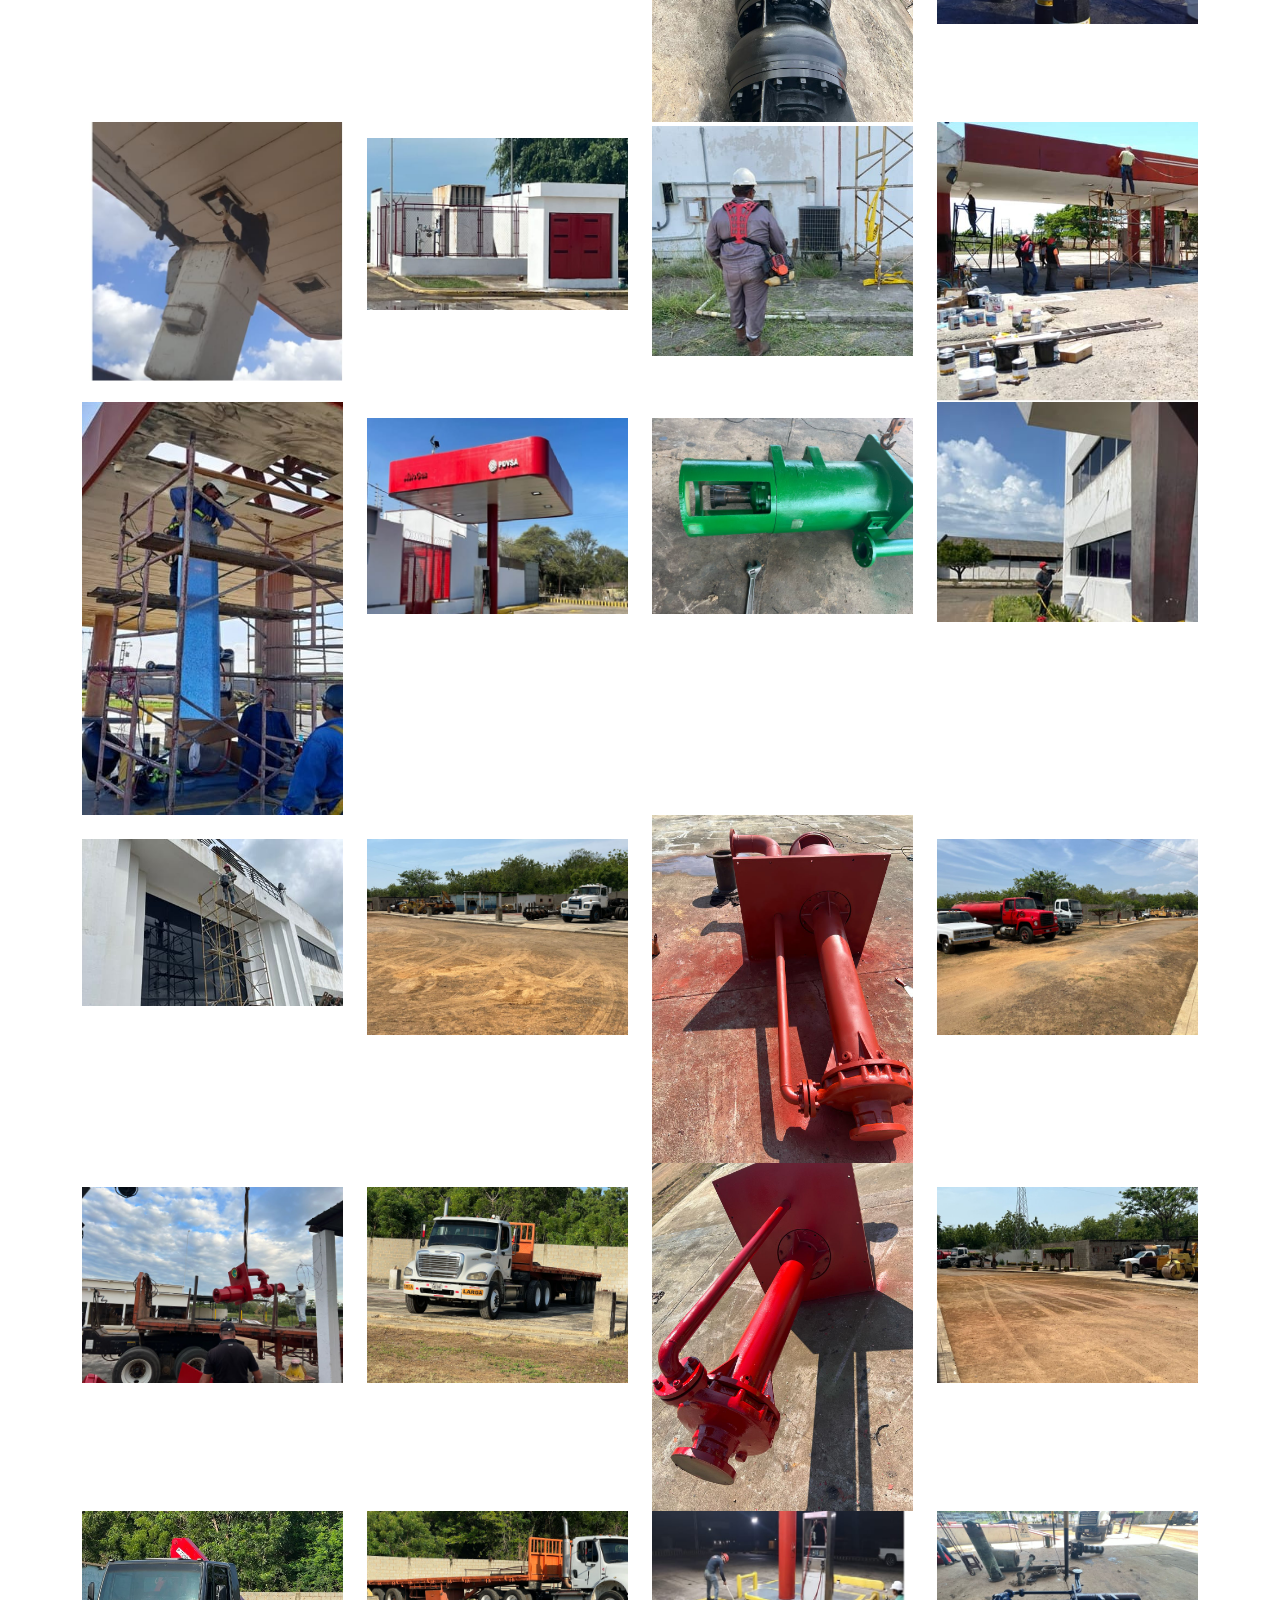
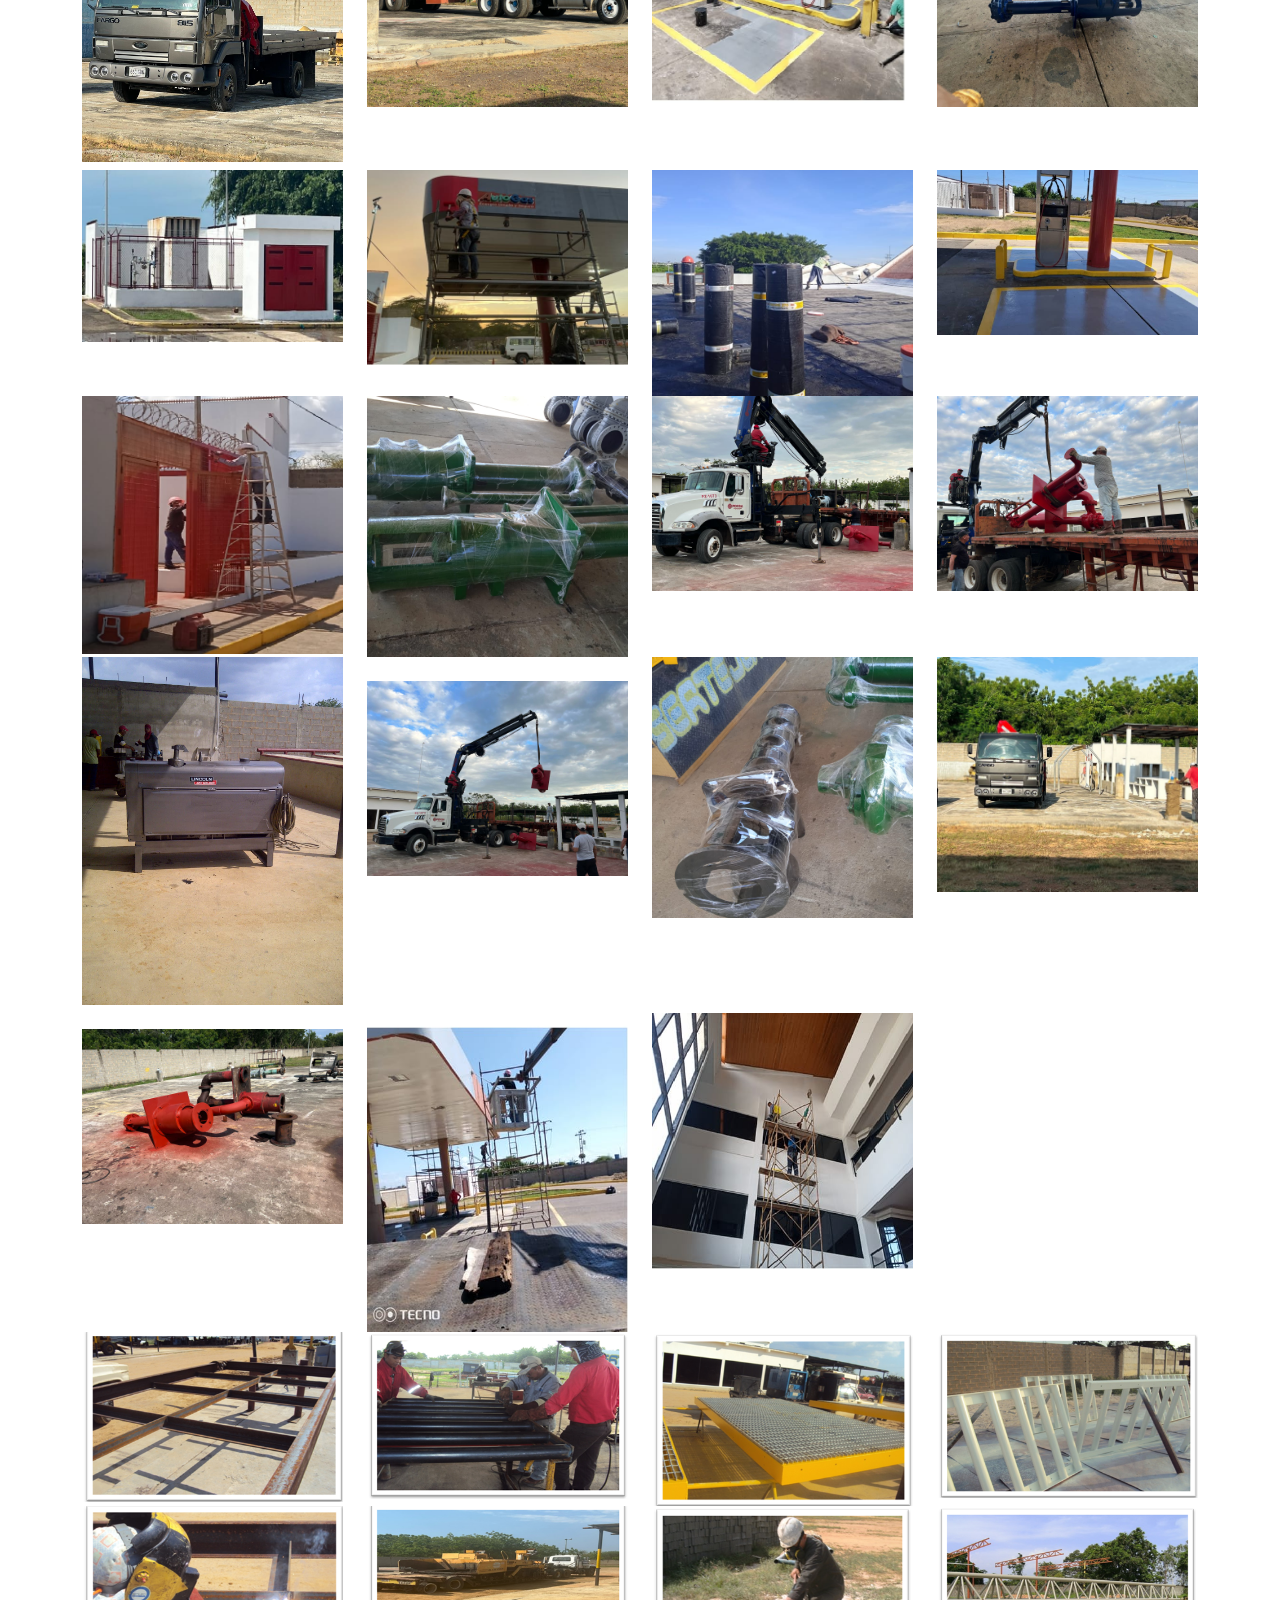
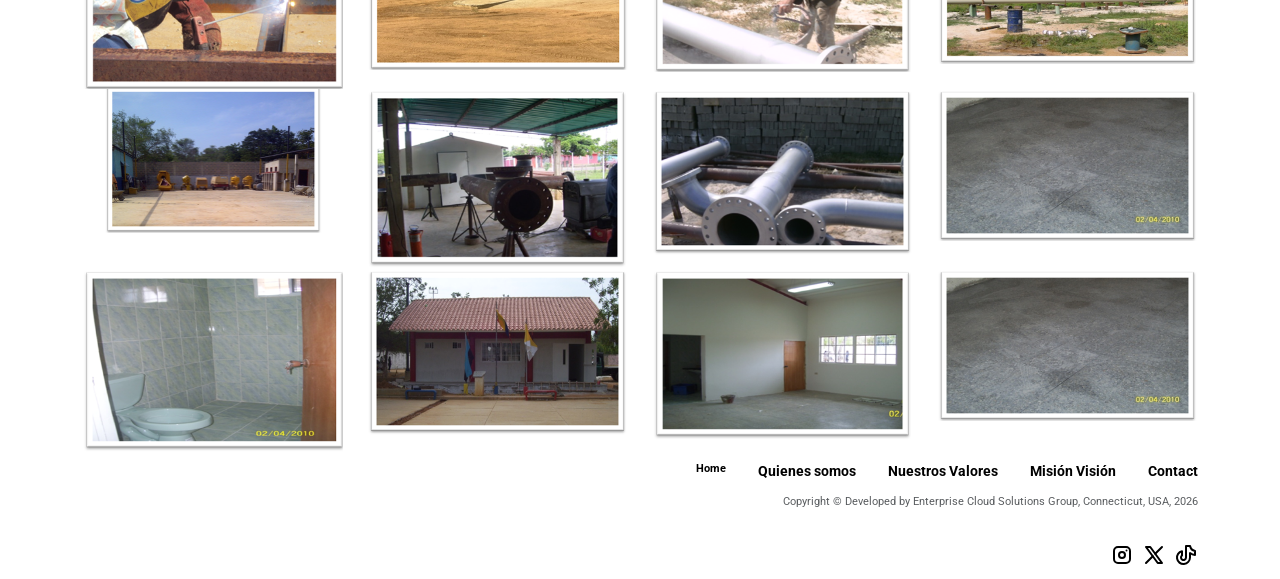
<file: worksexecuted.html>
<!DOCTYPE html><html data-bs-theme="light" lang="en"><head><meta charset="utf-8"><meta name="viewport" content="width=device-width, initial-scale=1.0, shrink-to-fit=no"><title>sertejerca</title><link rel="stylesheet" href="assets/bootstrap/css/bootstrap.min.css"><link rel="stylesheet" href="assets/css/styles.min.css"></head><body><nav class="navbar navbar-expand-md bg-dark py-3" data-bs-theme="dark"><div class="container"><a class="navbar-brand d-flex align-items-center" href="index.html"><span class="bs-icon-sm bs-icon-rounded bs-icon-primary d-flex justify-content-center align-items-center me-2 bs-icon"><svg class="bi bi-bezier" xmlns="http://www.w3.org/2000/svg" width="1em" height="1em" fill="currentColor" viewBox="0 0 16 16">
  <path fill-rule="evenodd" d="M0 10.5A1.5 1.5 0 0 1 1.5 9h1A1.5 1.5 0 0 1 4 10.5v1A1.5 1.5 0 0 1 2.5 13h-1A1.5 1.5 0 0 1 0 11.5zm1.5-.5a.5.5 0 0 0-.5.5v1a.5.5 0 0 0 .5.5h1a.5.5 0 0 0 .5-.5v-1a.5.5 0 0 0-.5-.5zm10.5.5A1.5 1.5 0 0 1 13.5 9h1a1.5 1.5 0 0 1 1.5 1.5v1a1.5 1.5 0 0 1-1.5 1.5h-1a1.5 1.5 0 0 1-1.5-1.5zm1.5-.5a.5.5 0 0 0-.5.5v1a.5.5 0 0 0 .5.5h1a.5.5 0 0 0 .5-.5v-1a.5.5 0 0 0-.5-.5zM6 4.5A1.5 1.5 0 0 1 7.5 3h1A1.5 1.5 0 0 1 10 4.5v1A1.5 1.5 0 0 1 8.5 7h-1A1.5 1.5 0 0 1 6 5.5zM7.5 4a.5.5 0 0 0-.5.5v1a.5.5 0 0 0 .5.5h1a.5.5 0 0 0 .5-.5v-1a.5.5 0 0 0-.5-.5z"></path>
  <path d="M6 4.5H1.866a1 1 0 1 0 0 1h2.668A6.517 6.517 0 0 0 1.814 9H2.5c.123 0 .244.015.358.043a5.517 5.517 0 0 1 3.185-3.185A1.503 1.503 0 0 1 6 5.5zm3.957 1.358A1.5 1.5 0 0 0 10 5.5v-1h4.134a1 1 0 1 1 0 1h-2.668a6.517 6.517 0 0 1 2.72 3.5H13.5c-.123 0-.243.015-.358.043a5.517 5.517 0 0 0-3.185-3.185z"></path>
</svg></span><span>HOME</span></a><button class="navbar-toggler" data-bs-toggle="collapse" data-bs-target="#navcol-5"><span class="visually-hidden">Toggle navigation</span><span class="navbar-toggler-icon"></span></button><div class="collapse navbar-collapse" id="navcol-5"><ul class="navbar-nav ms-auto"><li class="nav-item"><a class="nav-link active" href="aboutus.html" style="text-align: center;">Quienes Somos</a></li><li class="nav-item"><a class="nav-link text-center" href="values.html" style="color: var(--bs-light);">Nuestros Valores</a></li><li class="nav-item"><a class="nav-link text-center" href="visionmision.html" style="color: var(--bs-white);">Mision Vision</a></li></ul><a class="btn btn-primary ms-md-2" role="button" href="contacts.html">CONTACTO</a></div></div></nav><p></p><p style="font-size: 21px;font-family: Fraunces, serif;font-weight: bold;text-align: center;">OBRAS EJECUTADAS</p><div class="container"><div class="row"><div class="col-md-3"><img class="img-fluid" width="768" height="1020" src="assets/img/1.jpeg"></div><div class="col-md-3"><img class="img-fluid" width="768" height="1020" src="assets/img/2.jpeg"></div><div class="col-md-3"><img class="img-fluid" width="768" height="1020" src="assets/img/3.jpeg"></div><div class="col-md-3"><img class="img-fluid" width="812" height="1080" src="assets/img/4.jpeg"></div><div class="col-md-3"><img class="img-fluid mt-4" width="1080" height="812" src="assets/img/5.jpeg"></div><div class="col-md-3"><img class="img-fluid" width="812" height="1080" src="assets/img/6.jpeg"></div><div class="col-md-3"><img class="img-fluid" width="812" height="1080" src="assets/img/7.jpeg"></div><div class="col-md-3"><img class="img-fluid mt-4" width="1080" height="812" src="assets/img/8.jpeg"></div><div class="col-md-3"><img class="img-fluid" width="1080" height="812" src="assets/img/9.jpeg"></div><div class="col-md-3"><img class="img-fluid" width="1080" height="812" src="assets/img/10.jpeg"></div><div class="col-md-3"><img class="img-fluid" width="1080" height="810" src="assets/img/11.jpeg"></div><div class="col-md-3"><img class="img-fluid" width="1080" height="810" src="assets/img/12.jpeg"></div><div class="col-md-3"><img class="img-fluid" width="810" height="1080" src="assets/img/13.jpeg"></div><div class="col-md-3"><img class="img-fluid mt-4" width="1280" height="960" src="assets/img/14.jpeg"></div><div class="col-md-3"><img class="img-fluid" width="1280" height="1280" src="assets/img/15.jpeg"></div><div class="col-md-3"><img class="img-fluid" width="416" height="408" src="assets/img/16.jpeg"></div><div class="col-md-3"><img class="img-fluid mt-4" width="1280" height="960" src="assets/img/17.jpeg"></div><div class="col-md-3"><img class="img-fluid mt-4" width="544" height="383" src="assets/img/18.jpeg"></div><div class="col-md-3"><img class="img-fluid" width="960" height="1280" src="assets/img/19.jpeg"></div><div class="col-md-3"><img class="img-fluid mt-4" width="550" height="476" src="assets/img/20.jpeg"></div><div class="col-md-3"><img class="img-fluid" width="544" height="539" src="assets/img/21.jpeg"></div><div class="col-md-3"><img class="img-fluid mt-3" width="574" height="379" src="assets/img/22.jpeg"></div><div class="col-md-3"><img class="img-fluid mt-1" width="416" height="367" src="assets/img/23.jpeg"></div><div class="col-md-3"><img class="img-fluid" width="457" height="490" src="assets/img/24.jpeg"></div><div class="col-md-3"><img class="img-fluid" width="544" height="586" src="assets/img/25.jpeg"></div><div class="col-md-3"><img class="img-fluid mt-3" width="544" height="408" src="assets/img/26.jpeg"></div><div class="col-md-3"><img class="img-fluid mt-3" width="1280" height="960" src="assets/img/27.jpeg"></div><div class="col-md-3"><img class="img-fluid" width="325" height="274" src="assets/img/28.jpeg"></div><div class="col-md-3"><img class="img-fluid mt-4" width="432" height="276" src="assets/img/29.jpeg"></div><div class="col-md-3"><img class="img-fluid mt-4" width="1280" height="960" src="assets/img/30.jpeg"></div><div class="col-md-3"><img class="img-fluid" width="960" height="1280" src="assets/img/31.jpeg"></div><div class="col-md-3"><img class="img-fluid mt-4" width="1280" height="960" src="assets/img/32.jpeg"></div><div class="col-md-3"><img class="img-fluid mt-4" width="1280" height="960" src="assets/img/33.jpeg"></div><div class="col-md-3"><img class="img-fluid mt-4" width="1280" height="960" src="assets/img/34.jpeg"></div><div class="col-md-3"><img class="img-fluid" width="960" height="1280" src="assets/img/35.jpeg"></div><div class="col-md-3"><img class="img-fluid mt-4" width="1280" height="960" src="assets/img/36.jpeg"></div><div class="col-md-3"><img class="img-fluid" width="999" height="960" src="assets/img/37.jpeg"></div><div class="col-md-3"><img class="img-fluid" width="1280" height="960" src="assets/img/38.jpeg"></div><div class="col-md-3"><img class="img-fluid" width="544" height="539" src="assets/img/39.jpeg"></div><div class="col-md-3"><img class="img-fluid" width="1280" height="960" src="assets/img/40.jpeg"></div><div class="col-md-3"><img class="img-fluid" width="574" height="379" src="assets/img/41.jpeg"></div><div class="col-md-3"><img class="img-fluid" width="544" height="408" src="assets/img/42.jpeg"></div><div class="col-md-3"><img class="img-fluid" width="550" height="476" src="assets/img/43.jpeg"></div><div class="col-md-3"><img class="img-fluid" width="802" height="508" src="assets/img/44.jpeg"></div><div class="col-md-3"><img class="img-fluid" width="544" height="539" src="assets/img/45.jpeg"></div><div class="col-md-3"><img class="img-fluid" width="1280" height="1280" src="assets/img/46.jpeg"></div><div class="col-md-3"><img class="img-fluid" width="1280" height="960" src="assets/img/47.jpeg"></div><div class="col-md-3"><img class="img-fluid" width="1280" height="960" src="assets/img/48.jpeg"></div><div class="col-md-3"><img class="img-fluid" width="960" height="1280" src="assets/img/49.jpeg"></div><div class="col-md-3"><img class="img-fluid mt-4" width="1280" height="960" src="assets/img/50.jpeg"></div><div class="col-md-3"><img class="img-fluid" width="1280" height="1280" src="assets/img/51.jpeg"></div><div class="col-md-3"><img class="img-fluid" width="1063" height="960" src="assets/img/52.jpeg"></div><div class="col-md-3"><img class="img-fluid mt-4" width="1280" height="960" src="assets/img/53.jpeg"></div><div class="col-md-3"><img class="img-fluid" width="392" height="492" src="assets/img/54.jpeg"></div><div class="col-md-3"><img class="img-fluid mt-2" width="416" height="408" src="assets/img/55.jpeg"></div></div></div><div class="container"><div class="row"><div class="col-md-3" style="text-align: center;"><img class="img-fluid" width="402" height="262" src="assets/img/workexcecuted.png"></div><div class="col-md-3" style="text-align: center;"><img class="img-fluid" width="428" height="273" src="assets/img/workexcecuted2.png"></div><div class="col-md-3" style="text-align: center;"><img class="img-fluid" width="404" height="269" src="assets/img/workexcecuted3.png"></div><div class="col-md-3" style="text-align: center;"><img class="img-fluid" width="426" height="270" src="assets/img/workexcecuted4.png"></div></div></div><div class="container"><div class="row"><div class="col-md-3" style="text-align: center;"><img class="img-fluid" width="388" height="272" src="assets/img/workexcecuted5.png"></div><div class="col-md-3" style="text-align: center;"><img class="img-fluid" width="428" height="269" src="assets/img/equipment6.png"></div><div class="col-md-3" style="text-align: center;"><img class="img-fluid" width="394" height="250" src="assets/img/workexcecuted7.png"></div><div class="col-md-3" style="text-align: center;"><img class="img-fluid" width="428" height="260" src="assets/img/workexcecuted8.png"></div><div class="col-md-3" style="text-align: center;"><img src="assets/img/equipment9.png" width="218" height="144"></div><div class="col-md-3" style="text-align: center;"><img class="img-fluid" width="398" height="275" src="assets/img/workexcecuted11.png"></div><div class="col-md-3" style="text-align: center;"><img class="img-fluid" width="446" height="285" src="assets/img/workexcecuted12.png"></div><div class="col-md-3" style="text-align: center;"><img class="img-fluid" width="446" height="260" src="assets/img/workexcecuted14.png"></div><div class="col-md-3" style="text-align: center;"><img class="img-fluid" width="404" height="285" src="assets/img/workexcecuted15.png"></div><div class="col-md-3" style="text-align: center;"><img class="img-fluid" width="446" height="285" src="assets/img/workexcecuted16.png"></div><div class="col-md-3" style="text-align: center;"><img class="img-fluid" width="401" height="270" src="assets/img/workexcecuted13.png"></div><div class="col-md-3" style="text-align: center;"><img class="img-fluid" width="446" height="260" src="assets/img/workexcecuted14.png" style="text-align: center;"></div></div></div><div class="container"><div class="row"><div class="col-md-4"></div><div class="col-md-4"></div><div class="col-md-4"></div></div></div><div class="container d-flex flex-column justify-content-between align-items-center flex-lg-row" style="font-size: 11px;"><div class="text-center text-lg-start mb-5 mb-lg-0"></div><div class="text-center text-lg-end"><ul class="nav d-flex justify-content-center mb-1"><li class="nav-item"><a class="nav-link active fw-bold link-body-emphasis" href="index.html">Home</a></li><li class="nav-item"><a class="nav-link fw-bold link-body-emphasis" href="aboutus.html" style="font-size: 14px;">Quienes somos</a></li><li class="nav-item"><a class="nav-link fw-bold link-body-emphasis" href="values.html" style="font-size: 14px;">Nuestros Valores</a></li><li class="nav-item"><a class="nav-link fw-bold link-body-emphasis" href="visionmision.html" style="font-size: 14px;">Misión Visión</a></li><li class="nav-item"><a class="nav-link fw-bold link-body-emphasis pe-0" href="contacts.html" style="font-size: 14px;">Contact</a></li></ul><p class="text-muted mb-2" style="font-size: 11px;">Copyright ©&nbsp;Developed by Enterprise Cloud Solutions Group, Connecticut, USA, 2026<br><br></p><div class="fs-4 d-flex justify-content-center align-items-center gap-2 justify-content-lg-end mb-lg-2"><a class="link-body-emphasis" href="#"><svg class="icon icon-tabler icon-tabler-brand-instagram" xmlns="http://www.w3.org/2000/svg" width="1em" height="1em" viewBox="0 0 24 24" stroke-width="2" stroke="currentColor" fill="none" stroke-linecap="round" stroke-linejoin="round">
  <path stroke="none" d="M0 0h24v24H0z" fill="none"></path>
  <path d="M4 4m0 4a4 4 0 0 1 4 -4h8a4 4 0 0 1 4 4v8a4 4 0 0 1 -4 4h-8a4 4 0 0 1 -4 -4z"></path>
  <path d="M12 12m-3 0a3 3 0 1 0 6 0a3 3 0 1 0 -6 0"></path>
  <path d="M16.5 7.5l0 .01"></path>
</svg></a><a class="link-body-emphasis" href="#"><svg class="icon icon-tabler icon-tabler-brand-x" xmlns="http://www.w3.org/2000/svg" width="1em" height="1em" viewBox="0 0 24 24" stroke-width="2" stroke="currentColor" fill="none" stroke-linecap="round" stroke-linejoin="round">
  <path stroke="none" d="M0 0h24v24H0z" fill="none"></path>
  <path d="M4 4l11.733 16h4.267l-11.733 -16z"></path>
  <path d="M4 20l6.768 -6.768m2.46 -2.46l6.772 -6.772"></path>
</svg></a><a class="link-body-emphasis" href="#"><svg class="icon icon-tabler icon-tabler-brand-tiktok" xmlns="http://www.w3.org/2000/svg" width="1em" height="1em" viewBox="0 0 24 24" stroke-width="2" stroke="currentColor" fill="none" stroke-linecap="round" stroke-linejoin="round">
  <path stroke="none" d="M0 0h24v24H0z" fill="none"></path>
  <path d="M21 7.917v4.034a9.948 9.948 0 0 1 -5 -1.951v4.5a6.5 6.5 0 1 1 -8 -6.326v4.326a2.5 2.5 0 1 0 4 2v-11.5h4.083a6.005 6.005 0 0 0 4.917 4.917z"></path>
</svg></a></div></div></div><script src="assets/bootstrap/js/bootstrap.min.js"></script><script src="assets/js/script.min.js"></script></body></html>
</file>
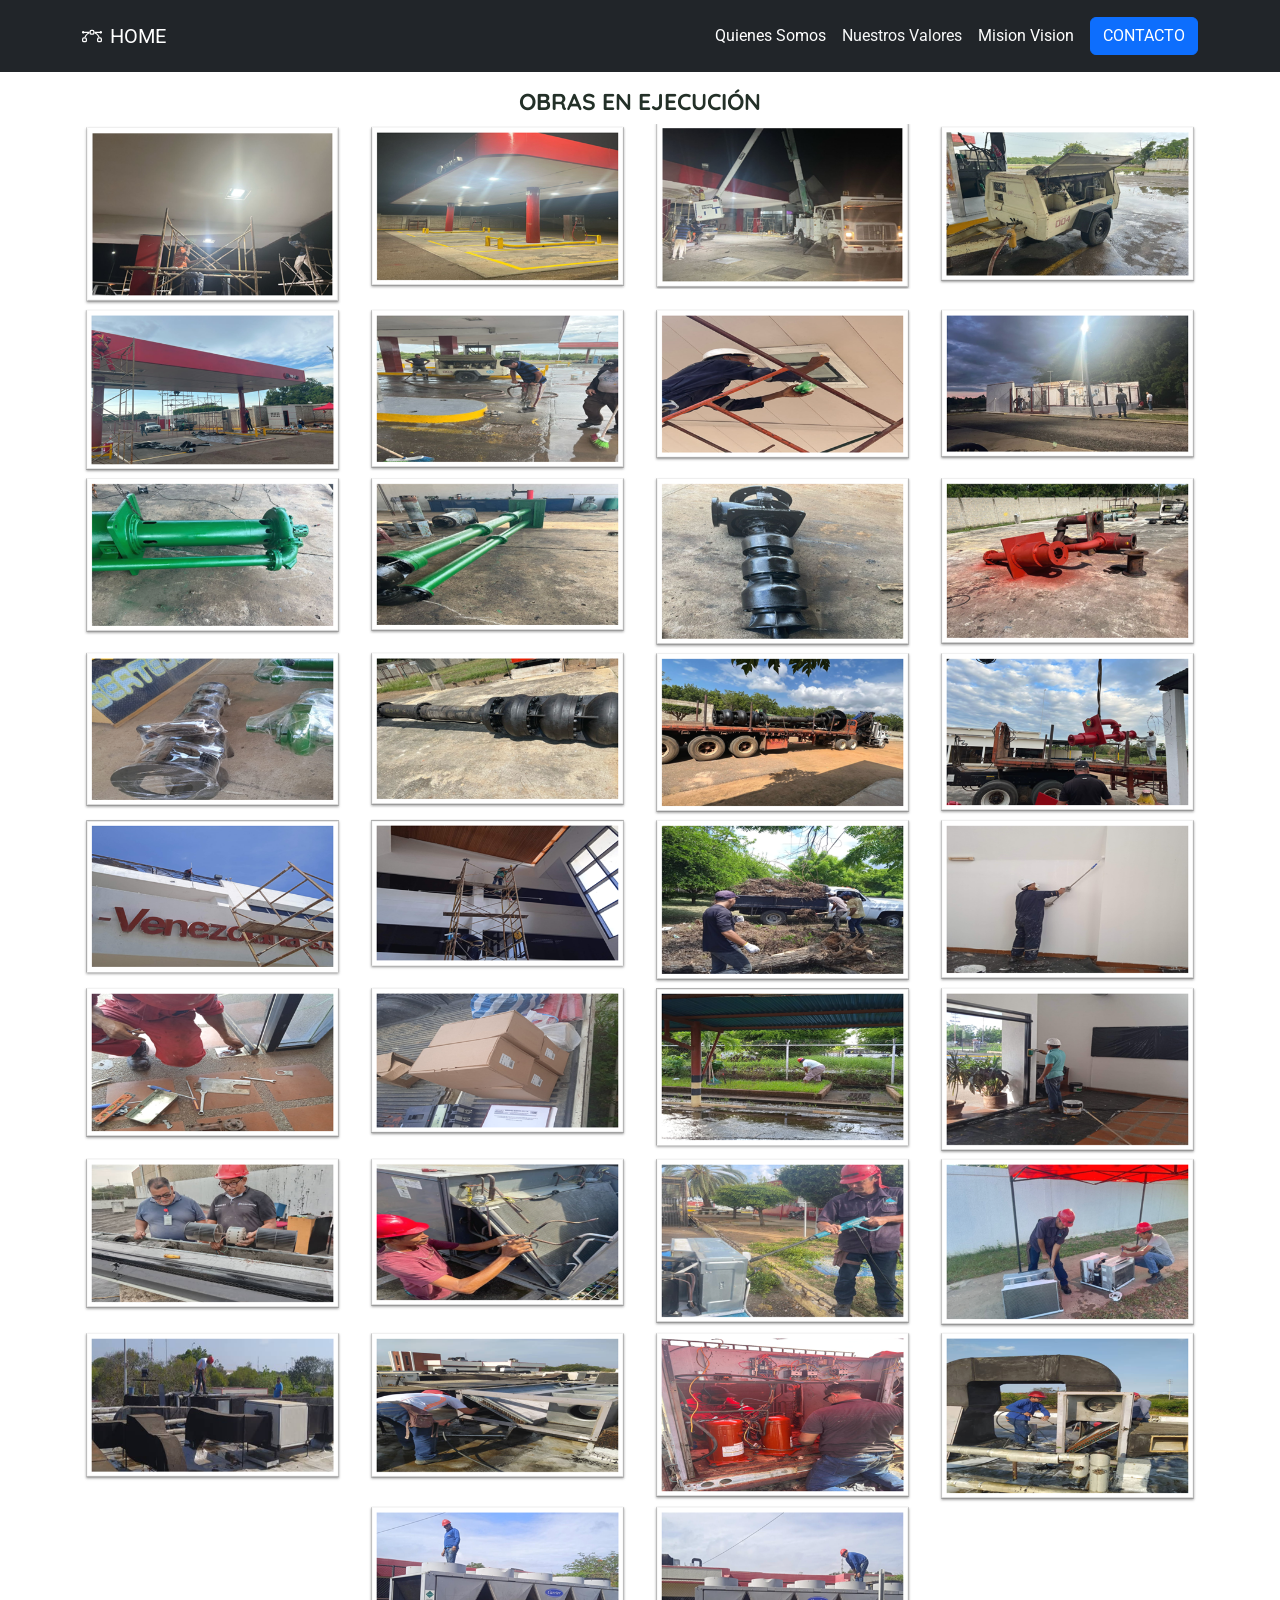
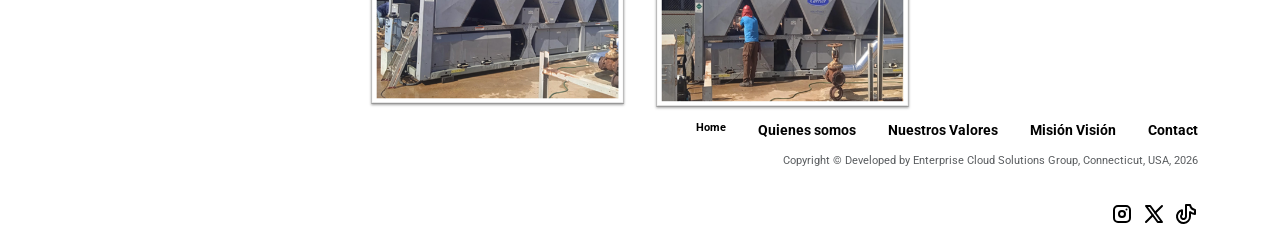
<file: worksinprogress.html>
<!DOCTYPE html><html data-bs-theme="light" lang="en"><head><meta charset="utf-8"><meta name="viewport" content="width=device-width, initial-scale=1.0, shrink-to-fit=no"><title>sertejerca</title><link rel="stylesheet" href="assets/bootstrap/css/bootstrap.min.css"><link rel="stylesheet" href="assets/css/styles.min.css"></head><body><nav class="navbar navbar-expand-md bg-dark py-3" data-bs-theme="dark"><div class="container"><a class="navbar-brand d-flex align-items-center" href="index.html"><span class="bs-icon-sm bs-icon-rounded bs-icon-primary d-flex justify-content-center align-items-center me-2 bs-icon"><svg class="bi bi-bezier" xmlns="http://www.w3.org/2000/svg" width="1em" height="1em" fill="currentColor" viewBox="0 0 16 16">
  <path fill-rule="evenodd" d="M0 10.5A1.5 1.5 0 0 1 1.5 9h1A1.5 1.5 0 0 1 4 10.5v1A1.5 1.5 0 0 1 2.5 13h-1A1.5 1.5 0 0 1 0 11.5zm1.5-.5a.5.5 0 0 0-.5.5v1a.5.5 0 0 0 .5.5h1a.5.5 0 0 0 .5-.5v-1a.5.5 0 0 0-.5-.5zm10.5.5A1.5 1.5 0 0 1 13.5 9h1a1.5 1.5 0 0 1 1.5 1.5v1a1.5 1.5 0 0 1-1.5 1.5h-1a1.5 1.5 0 0 1-1.5-1.5zm1.5-.5a.5.5 0 0 0-.5.5v1a.5.5 0 0 0 .5.5h1a.5.5 0 0 0 .5-.5v-1a.5.5 0 0 0-.5-.5zM6 4.5A1.5 1.5 0 0 1 7.5 3h1A1.5 1.5 0 0 1 10 4.5v1A1.5 1.5 0 0 1 8.5 7h-1A1.5 1.5 0 0 1 6 5.5zM7.5 4a.5.5 0 0 0-.5.5v1a.5.5 0 0 0 .5.5h1a.5.5 0 0 0 .5-.5v-1a.5.5 0 0 0-.5-.5z"></path>
  <path d="M6 4.5H1.866a1 1 0 1 0 0 1h2.668A6.517 6.517 0 0 0 1.814 9H2.5c.123 0 .244.015.358.043a5.517 5.517 0 0 1 3.185-3.185A1.503 1.503 0 0 1 6 5.5zm3.957 1.358A1.5 1.5 0 0 0 10 5.5v-1h4.134a1 1 0 1 1 0 1h-2.668a6.517 6.517 0 0 1 2.72 3.5H13.5c-.123 0-.243.015-.358.043a5.517 5.517 0 0 0-3.185-3.185z"></path>
</svg></span><span>HOME</span></a><button class="navbar-toggler" data-bs-toggle="collapse" data-bs-target="#navcol-5"><span class="visually-hidden">Toggle navigation</span><span class="navbar-toggler-icon"></span></button><div class="collapse navbar-collapse" id="navcol-5"><ul class="navbar-nav ms-auto"><li class="nav-item"><a class="nav-link active" href="aboutus.html" style="text-align: center;">Quienes Somos</a></li><li class="nav-item"><a class="nav-link text-center" href="values.html" style="color: var(--bs-light);">Nuestros Valores</a></li><li class="nav-item"><a class="nav-link text-center" href="visionmision.html" style="color: var(--bs-white);">Mision Vision</a></li></ul><a class="btn btn-primary ms-md-2" role="button" href="contacts.html">CONTACTO</a></div></div></nav><p></p><h1 style="font-size: 23px;text-align: center;"><strong><span style="color: rgb(35, 48, 40);">OBRAS EN EJECUCIÓN</span></strong></h1><div class="container"><div class="row"><div class="col-md-3" style="text-align: center;"><img class="img-fluid" width="410" height="288" src="assets/img/workinprogres3.png"></div><div class="col-md-3" style="text-align: center;"><img class="img-fluid" width="432" height="277" src="assets/img/workinprogres5.png"></div><div class="col-md-3" style="text-align: center;"><img class="img-fluid" width="410" height="260" src="assets/img/workinprogress1.png"></div><div class="col-md-3" style="text-align: center;"><img class="img-fluid" width="446" height="277" src="assets/img/workinprogress2.png"></div></div></div><div class="container"><div class="row"><div class="col-md-3" style="text-align: center;"><img class="img-fluid" width="446" height="288" src="assets/img/workinprogress4.png"></div><div class="col-md-3" style="text-align: center;"><img class="img-fluid" width="435" height="276" src="assets/img/workinprogress6.png"></div><div class="col-md-3" style="text-align: center;"><img class="img-fluid" width="432" height="260" src="assets/img/workinprogress7.png"></div><div class="col-md-3" style="text-align: center;"><img class="img-fluid" width="435" height="260" src="assets/img/workinprogress8.png"></div></div></div><div class="container"><div class="row"><div class="col-md-3" style="text-align: center;"><img class="img-fluid" width="432" height="268" src="assets/img/workinprogress9.png"></div><div class="col-md-3" style="text-align: center;"><img class="img-fluid" width="435" height="268" src="assets/img/workinprogress10.png"></div><div class="col-md-3" style="text-align: center;"><img class="img-fluid" width="432" height="289" src="assets/img/workinprogress11.png"></div><div class="col-md-3" style="text-align: center;"><img class="img-fluid" width="435" height="289" src="assets/img/workinprogress12.png"></div></div></div><div class="container"><div class="row"><div class="col-md-3" style="text-align: center;"><img class="img-fluid" width="435" height="268" src="assets/img/workinprogress13.png"></div><div class="col-md-3" style="text-align: center;"><img class="img-fluid" width="435" height="266" src="assets/img/workinprogress14.png"></div><div class="col-md-3" style="text-align: center;"><img class="img-fluid" width="435" height="279" src="assets/img/workinprogress15.png"></div><div class="col-md-3" style="text-align: center;"><img class="img-fluid" width="438" height="279" src="assets/img/workinprogress16.png"></div></div></div><div class="container"><div class="row"><div class="col-md-3" style="text-align: center;"><img class="img-fluid" width="435" height="267" src="assets/img/workinprogress17.png"></div><div class="col-md-3" style="text-align: center;"><img class="img-fluid" width="438" height="260" src="assets/img/workinprogress18.png"></div><div class="col-md-3" style="text-align: center;"><img class="img-fluid" width="435" height="279" src="assets/img/workinprogress19.png"></div><div class="col-md-3" style="text-align: center;"><img class="img-fluid" width="438" height="279" src="assets/img/workinprogress20.png"></div></div></div><div class="container"><div class="row"><div class="col-md-3" style="text-align: center;"><img class="img-fluid" width="438" height="264" src="assets/img/workinprogress21.png"></div><div class="col-md-3" style="text-align: center;"><img class="img-fluid" width="438" height="260" src="assets/img/workinprogress22.png"></div><div class="col-md-3" style="text-align: center;"><img class="img-fluid" width="438" height="279" src="assets/img/workinprogress23.png"></div><div class="col-md-3" style="text-align: center;"><img class="img-fluid" width="438" height="288" src="assets/img/workinprogress24.png"></div></div></div><div class="container"><div class="row"><div class="col-md-3" style="text-align: center;"><img class="img-fluid" width="438" height="262" src="assets/img/workinprogress26.png"></div><div class="col-md-3" style="text-align: center;"><img class="img-fluid" width="438" height="260" src="assets/img/workinprogress27.png"></div><div class="col-md-3" style="text-align: center;"><img class="img-fluid" width="438" height="288" src="assets/img/workinprogress28.png"></div><div class="col-md-3" style="text-align: center;"><img class="img-fluid" width="438" height="292" src="assets/img/workinprogress29.png"></div><div class="col-md-3" style="text-align: center;"><img class="img-fluid" width="445" height="260" src="assets/img/workinprogress30.png"></div><div class="col-md-3" style="text-align: center;"><img class="img-fluid" width="438" height="260" src="assets/img/workinprogress31.png"></div><div class="col-md-3" style="text-align: center;"><img class="img-fluid" width="445" height="292" src="assets/img/workinprogress32.png"></div><div class="col-md-3" style="text-align: center;"><img class="img-fluid" width="438" height="292" src="assets/img/workinprogress33.png"></div><div class="col-md-3"></div><div class="col-md-3" style="text-align: center;"><img class="img-fluid" width="445" height="348" src="assets/img/workinprogress35.png"></div><div class="col-md-3" style="text-align: center;"><img class="img-fluid" width="440" height="350" src="assets/img/workinprogress36.png"></div></div></div><div class="container d-flex flex-column justify-content-between align-items-center flex-lg-row" style="font-size: 11px;"><div class="text-center text-lg-start mb-5 mb-lg-0"></div><div class="text-center text-lg-end"><ul class="nav d-flex justify-content-center mb-1"><li class="nav-item"><a class="nav-link active fw-bold link-body-emphasis" href="index.html">Home</a></li><li class="nav-item"><a class="nav-link fw-bold link-body-emphasis" href="aboutus.html" style="font-size: 14px;">Quienes somos</a></li><li class="nav-item"><a class="nav-link fw-bold link-body-emphasis" href="values.html" style="font-size: 14px;">Nuestros Valores</a></li><li class="nav-item"><a class="nav-link fw-bold link-body-emphasis" href="visionmision.html" style="font-size: 14px;">Misión Visión</a></li><li class="nav-item"><a class="nav-link fw-bold link-body-emphasis pe-0" href="contacts.html" style="font-size: 14px;">Contact</a></li></ul><p class="text-muted mb-2" style="font-size: 11px;">Copyright ©&nbsp;Developed by Enterprise Cloud Solutions Group, Connecticut, USA, 2026<br><br></p><div class="fs-4 d-flex justify-content-center align-items-center gap-2 justify-content-lg-end mb-lg-2"><a class="link-body-emphasis" href="#"><svg class="icon icon-tabler icon-tabler-brand-instagram" xmlns="http://www.w3.org/2000/svg" width="1em" height="1em" viewBox="0 0 24 24" stroke-width="2" stroke="currentColor" fill="none" stroke-linecap="round" stroke-linejoin="round">
  <path stroke="none" d="M0 0h24v24H0z" fill="none"></path>
  <path d="M4 4m0 4a4 4 0 0 1 4 -4h8a4 4 0 0 1 4 4v8a4 4 0 0 1 -4 4h-8a4 4 0 0 1 -4 -4z"></path>
  <path d="M12 12m-3 0a3 3 0 1 0 6 0a3 3 0 1 0 -6 0"></path>
  <path d="M16.5 7.5l0 .01"></path>
</svg></a><a class="link-body-emphasis" href="#"><svg class="icon icon-tabler icon-tabler-brand-x" xmlns="http://www.w3.org/2000/svg" width="1em" height="1em" viewBox="0 0 24 24" stroke-width="2" stroke="currentColor" fill="none" stroke-linecap="round" stroke-linejoin="round">
  <path stroke="none" d="M0 0h24v24H0z" fill="none"></path>
  <path d="M4 4l11.733 16h4.267l-11.733 -16z"></path>
  <path d="M4 20l6.768 -6.768m2.46 -2.46l6.772 -6.772"></path>
</svg></a><a class="link-body-emphasis" href="#"><svg class="icon icon-tabler icon-tabler-brand-tiktok" xmlns="http://www.w3.org/2000/svg" width="1em" height="1em" viewBox="0 0 24 24" stroke-width="2" stroke="currentColor" fill="none" stroke-linecap="round" stroke-linejoin="round">
  <path stroke="none" d="M0 0h24v24H0z" fill="none"></path>
  <path d="M21 7.917v4.034a9.948 9.948 0 0 1 -5 -1.951v4.5a6.5 6.5 0 1 1 -8 -6.326v4.326a2.5 2.5 0 1 0 4 2v-11.5h4.083a6.005 6.005 0 0 0 4.917 4.917z"></path>
</svg></a></div></div></div><script src="assets/bootstrap/js/bootstrap.min.js"></script><script src="assets/js/script.min.js"></script></body></html>
</file>
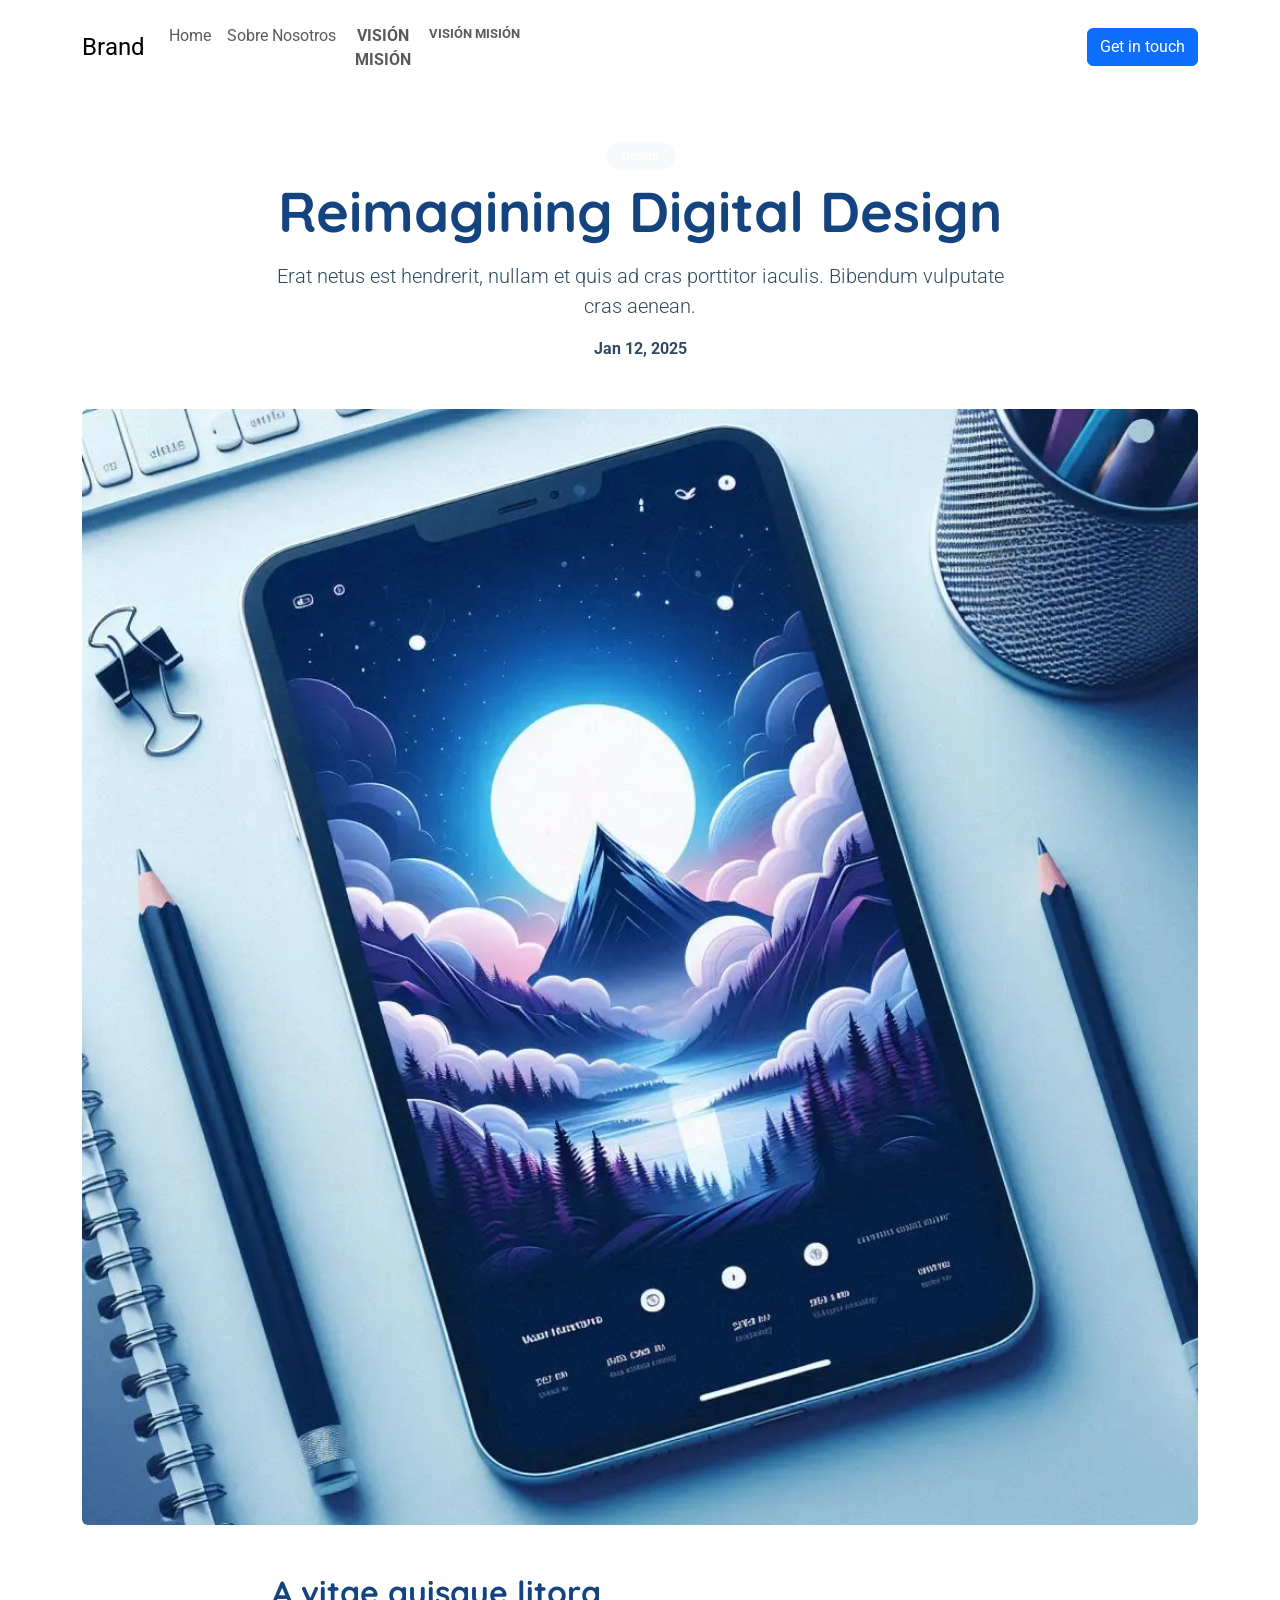
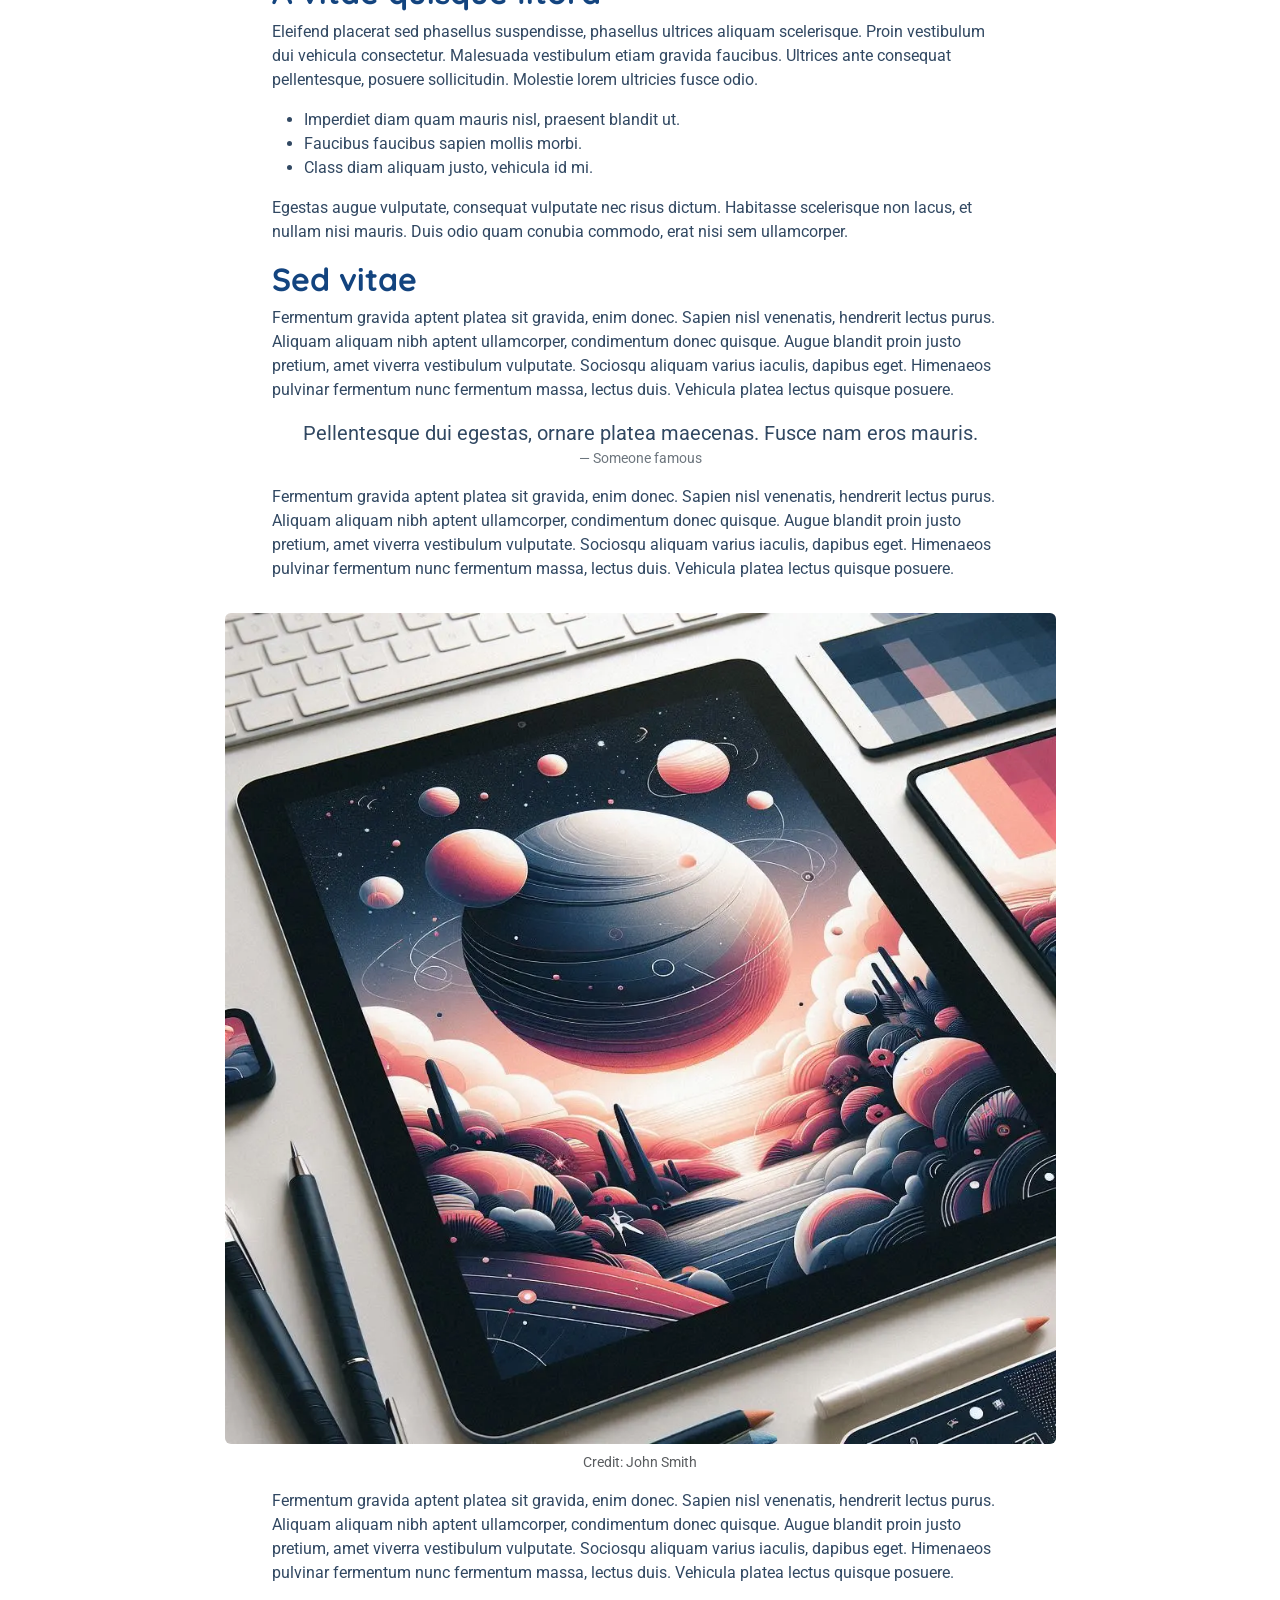
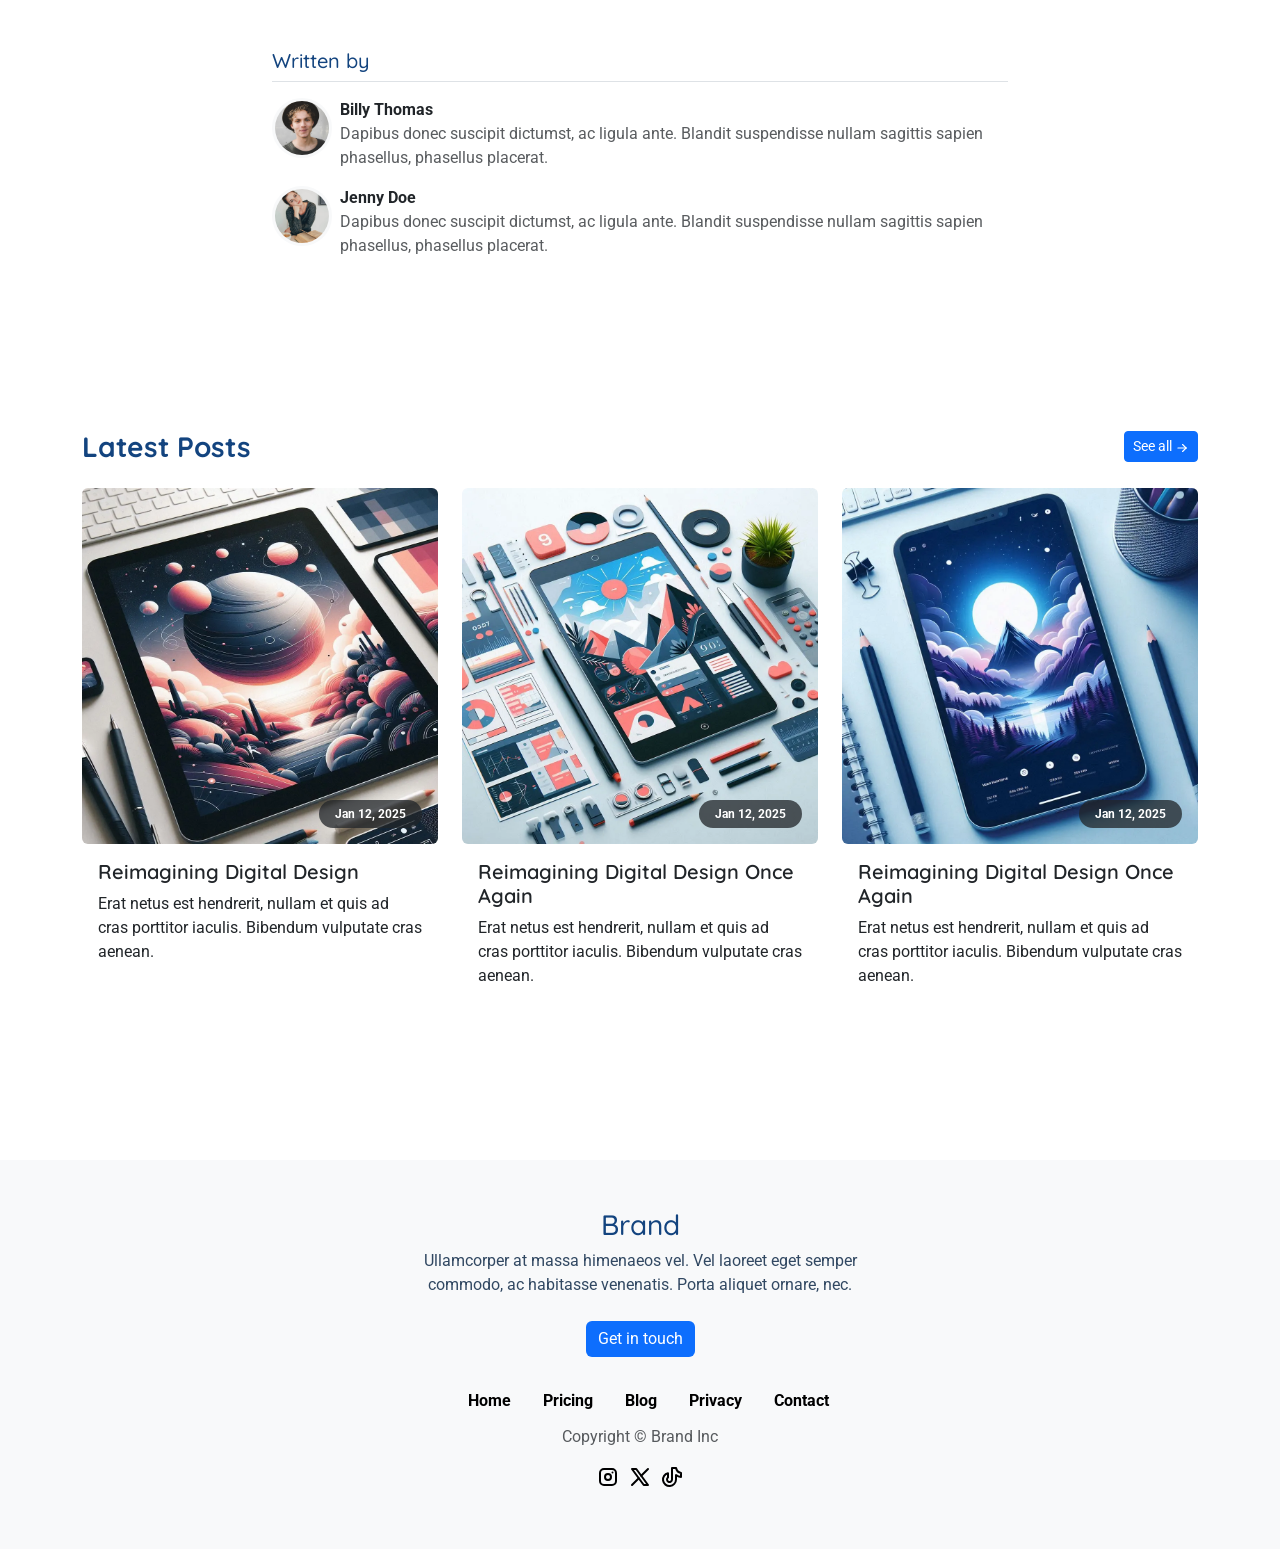
<file: blog/article-1.html>
<!DOCTYPE html><html data-bs-theme="light" lang="en"><head><meta charset="utf-8"><meta name="viewport" content="width=device-width, initial-scale=1.0, shrink-to-fit=no"><title>Reimagining Digital Design</title><meta name="description" content="Erat netus est hendrerit, nullam et quis ad cras porttitor iaculis. Bibendum vulputate cras aenean."><meta property="og:image" content="../assets/img/projects/project1.webp"><link rel="stylesheet" href="../assets/bootstrap/css/bootstrap.min.css"><link rel="stylesheet" href="../assets/css/styles.min.css"></head><body><nav class="navbar navbar-expand-md py-3"><div class="container"><a class="navbar-brand fs-4 d-flex align-items-center" href="#">Brand</a><button class="navbar-toggler" data-bs-toggle="collapse" data-bs-target="#navcol"><span class="visually-hidden">Toggle navigation</span><span class="navbar-toggler-icon"></span></button><div class="collapse navbar-collapse" id="navcol"><ul class="navbar-nav me-auto mb-4 mb-md-0"><li class="nav-item"><a class="nav-link" href="index.html">Home</a></li><li class="nav-item"><a class="nav-link" href="aboutus.html">Sobre Nosotros</a></li><li class="nav-item"><a class="nav-link" href="visionmision.html" style="width: 77px;height: 62px;text-align: center;"><strong>VISIÓN</strong><br><strong>MISIÓN</strong></a></li><li class="nav-item"><a class="nav-link" href="contacts.html" style="width: 130px;height: 46px;font-size: 13px;"><strong>VISIÓN MISIÓN</strong></a></li></ul><a class="btn btn-primary" role="button" href="/contacts.html">Get in touch</a></div></div></nav><section class="py-4 py-xl-5"><div class="container"><div class="row"><div class="col col-lg-9 col-xl-8 mx-auto"><div class="text-center"><div class="d-flex justify-content-center flex-wrap gap-1 mb-2" data-bss-type="tag-loop"><a class="tag-design" data-bss-type="tag-loop-item" data-bss-href="/blog.html?tag=design" data-bss-filter="blog" data-bss-filter-param="tag" data-bss-filter-value="design" href="/blog.html?tag=design"><span class="badge bg-light rounded-pill px-3 py-2"><span>Design</span></span></a></div><h1 class="display-4 fw-bold mb-md-3">Reimagining Digital Design</h1><p class="lead fw-light mb-3">Erat netus est hendrerit, nullam et quis ad cras porttitor iaculis. Bibendum vulputate cras aenean.</p><time class="fw-semibold" datetime="2025-01-12">Jan 12, 2025</time></div></div></div><div class="row"><div class="col mx-auto"><img class="img-fluid aspect-ratio-16x9 object-fit-cover rounded w-100 my-4 my-xl-5" alt="The peak iOS mockup" width="1024" height="1024" src="../assets/img/projects/project1.webp"></div></div><div class="row row-cols-1 justify-content-center mb-5"><div class="col-md-10 col-lg-9 col-xl-8"><div><h2 class="fw-bold" id="section-2">A vitae quisque litora</h2><p>Eleifend placerat sed phasellus suspendisse, phasellus ultrices aliquam scelerisque. Proin vestibulum dui vehicula consectetur. Malesuada vestibulum etiam gravida faucibus. Ultrices ante consequat pellentesque, posuere sollicitudin. Molestie lorem ultricies fusce odio.</p><ul><li>Imperdiet diam quam mauris nisl, praesent blandit ut.</li><li>Faucibus faucibus sapien mollis morbi.</li><li>Class diam aliquam justo, vehicula id mi.</li></ul><p>Egestas augue vulputate, consequat vulputate nec risus dictum. Habitasse scelerisque non lacus, et nullam nisi mauris. Duis odio quam conubia commodo, erat nisi sem ullamcorper.</p><h2 class="fw-bold">Sed vitae</h2><p>Fermentum gravida aptent platea sit gravida, enim donec. Sapien nisl venenatis, hendrerit lectus purus. Aliquam aliquam nibh aptent ullamcorper, condimentum donec quisque. Augue blandit proin justo pretium, amet viverra vestibulum vulputate. Sociosqu aliquam varius iaculis, dapibus eget. Himenaeos pulvinar fermentum nunc fermentum massa, lectus duis. Vehicula platea lectus quisque posuere.</p><figure class="text-center"><blockquote class="blockquote"><p class="mb-0">Pellentesque dui egestas, ornare platea maecenas. Fusce nam eros mauris.</p></blockquote><figcaption class="blockquote-footer">Someone famous</figcaption></figure><p>Fermentum gravida aptent platea sit gravida, enim donec. Sapien nisl venenatis, hendrerit lectus purus. Aliquam aliquam nibh aptent ullamcorper, condimentum donec quisque. Augue blandit proin justo pretium, amet viverra vestibulum vulputate. Sociosqu aliquam varius iaculis, dapibus eget. Himenaeos pulvinar fermentum nunc fermentum massa, lectus duis. Vehicula platea lectus quisque posuere.</p></div></div><div class="col col-lg-10 col-xl-9"><figure class="figure text-center w-100 my-3"><img class="img-fluid aspect-ratio-16x9 object-fit-cover figure-img rounded w-100 mb-2 mb-xl-2" alt="Planet Sky" width="1024" height="1024" src="../assets/img/projects/project2.webp"><figcaption class="figure-caption">Credit: John Smith</figcaption></figure></div><div class="col-md-10 col-lg-9 col-xl-8"><div><p>Fermentum gravida aptent platea sit gravida, enim donec. Sapien nisl venenatis, hendrerit lectus purus. Aliquam aliquam nibh aptent ullamcorper, condimentum donec quisque. Augue blandit proin justo pretium, amet viverra vestibulum vulputate. Sociosqu aliquam varius iaculis, dapibus eget. Himenaeos pulvinar fermentum nunc fermentum massa, lectus duis. Vehicula platea lectus quisque posuere.</p></div></div></div><div class="row"><div class="col col-md-10 col-lg-8 mx-auto"><h5>Written by</h5><div class="d-flex flex-column gap-3 py-3 border-top" data-bss-type="author-loop"><a class="author-billy-thomas text-decoration-none text-body" data-bss-type="author-loop-item" data-bss-href="/authors.html?author=billy-thomas" data-bss-filter="blog" data-bss-filter-param="author" data-bss-filter-value="billy-thomas" href="/authors.html?author=billy-thomas"><div class="d-flex gap-2"><img class="rounded-circle object-fit-cover border border-3 border-light flex-shrink-0" width="60" height="60" src="../assets/img/team/avatar2.jpg"><div class="d-flex flex-column"><span class="fw-bold">Billy Thomas</span><p class="text-muted mb-0">Dapibus donec suscipit dictumst, ac ligula ante. Blandit suspendisse nullam sagittis sapien phasellus, phasellus placerat.</p></div></div></a><a class="author-jenny-doe text-decoration-none text-body" data-bss-type="author-loop-item" data-bss-href="/authors.html?author=jenny-doe" data-bss-filter="blog" data-bss-filter-param="author" data-bss-filter-value="jenny-doe" href="/authors.html?author=jenny-doe"><div class="d-flex gap-2"><img class="rounded-circle object-fit-cover border border-3 border-light flex-shrink-0" width="60" height="60" src="../assets/img/team/avatar3.jpg"><div class="d-flex flex-column"><span class="fw-bold">Jenny Doe</span><p class="text-muted mb-0">Dapibus donec suscipit dictumst, ac ligula ante. Blandit suspendisse nullam sagittis sapien phasellus, phasellus placerat.</p></div></div></a></div></div></div></div></section><section><div class="container py-5"><div class="row mb-5 mb-lg-4"><div class="col text-center d-flex justify-content-between align-items-center mx-auto"><h3 class="fs-3 fw-bold mb-0 heading">Latest Posts</h3><a class="btn btn-primary btn-sm" role="button" href="/visionmision.html">See all&nbsp;<svg class="icon icon-tabler icon-tabler-arrow-right" xmlns="http://www.w3.org/2000/svg" width="1em" height="1em" viewBox="0 0 24 24" stroke-width="2" stroke="currentColor" fill="none" stroke-linecap="round" stroke-linejoin="round">
  <path stroke="none" d="M0 0h24v24H0z" fill="none"></path>
  <path d="M5 12l14 0"></path>
  <path d="M13 18l6 -6"></path>
  <path d="M13 6l6 6"></path>
</svg></a></div></div><div data-bss-type="blog-loop"><div class="row gy-3 row-cols-1 row-cols-md-2 row-cols-lg-3" data-bss-type="blog-loop-base"><div class="post-tag-design post-author-billy-thomas" data-bss-type="blog-loop-item"><div class="card border-0"><a class="position-relative" href="article-2.html"><img class="img-fluid aspect-ratio-4x3 object-fit-cover rounded w-100 card-img-top" alt="Planet Sky" width="1024" height="1024" src="../assets/img/projects/project2.webp"><span class="badge bg-dark bg-opacity-75 rounded-pill position-absolute p-2 me-3 mb-3 px-3 bottom-0 end-0"><time datetime="2025-01-12">Jan 12, 2025</time></span></a><div class="card-body"><a href="article-2.html"><h4 class="fs-5 fw-semibold text-body">Reimagining Digital Design</h4></a><p class="card-text">Erat netus est hendrerit, nullam et quis ad cras porttitor iaculis. Bibendum vulputate cras aenean.</p></div></div></div><div class="post-tag-design post-tag-digital post-author-jenny-doe" data-bss-type="blog-loop-item"><div class="card border-0"><a class="position-relative" href="article-3.html"><img class="img-fluid aspect-ratio-4x3 object-fit-cover rounded w-100 card-img-top" width="1024" height="1024" src="../assets/img/projects/project5.webp"><span class="badge bg-dark bg-opacity-75 rounded-pill position-absolute p-2 me-3 mb-3 px-3 bottom-0 end-0"><time datetime="2025-01-12">Jan 12, 2025</time></span></a><div class="card-body"><a href="article-3.html"><h4 class="fs-5 fw-semibold text-body">Reimagining Digital Design Once Again</h4></a><p class="card-text">Erat netus est hendrerit, nullam et quis ad cras porttitor iaculis. Bibendum vulputate cras aenean.</p></div></div></div><div class="post-tag-design post-tag-digital post-author-jenny-doe" data-bss-type="blog-loop-item"><div class="card border-0"><a class="position-relative" href="article-4.html"><img class="img-fluid aspect-ratio-4x3 object-fit-cover rounded w-100 card-img-top" alt="The peak iOS mockup" width="1024" height="1024" src="../assets/img/projects/project1.webp"><span class="badge bg-dark bg-opacity-75 rounded-pill position-absolute p-2 me-3 mb-3 px-3 bottom-0 end-0"><time datetime="2025-01-12">Jan 12, 2025</time></span></a><div class="card-body"><a href="article-4.html"><h4 class="fs-5 fw-semibold text-body">Reimagining Digital Design Once Again</h4></a><p class="card-text">Erat netus est hendrerit, nullam et quis ad cras porttitor iaculis. Bibendum vulputate cras aenean.</p></div></div></div></div></div></div></section><footer class="bg-body-tertiary mt-5 py-5"><div class="container d-flex flex-column justify-content-between align-items-center"><div class="text-center mb-4"><h3>Brand</h3><p class="mt-1 mb-4">Ullamcorper at massa himenaeos vel. Vel laoreet eget semper <br>commodo, ac habitasse venenatis. Porta aliquet ornare, nec.</p><a class="btn btn-primary border-0" role="button" href="/contacts.html">Get in touch</a></div><div class="text-center"><ul class="nav d-flex justify-content-center mb-1"><li class="nav-item"><a class="nav-link active fw-bold link-body-emphasis" href="/">Home</a></li><li class="nav-item"><a class="nav-link fw-bold link-body-emphasis" href="/pricing.html">Pricing</a></li><li class="nav-item"><a class="nav-link fw-bold link-body-emphasis" href="/visionmision.html">Blog</a></li><li class="nav-item"><a class="nav-link fw-bold link-body-emphasis" href="/privacy.html">Privacy</a></li><li class="nav-item"><a class="nav-link fw-bold link-body-emphasis pe-0" href="/contacts.html">Contact</a></li></ul><p class="text-muted mb-2">Copyright © Brand Inc</p><div class="fs-4 d-flex justify-content-center gap-2 mb-lg-2"><a class="link-body-emphasis ps-0" href="#"><svg class="icon icon-tabler icon-tabler-brand-instagram" xmlns="http://www.w3.org/2000/svg" width="1em" height="1em" viewBox="0 0 24 24" stroke-width="2" stroke="currentColor" fill="none" stroke-linecap="round" stroke-linejoin="round">
  <path stroke="none" d="M0 0h24v24H0z" fill="none"></path>
  <path d="M4 4m0 4a4 4 0 0 1 4 -4h8a4 4 0 0 1 4 4v8a4 4 0 0 1 -4 4h-8a4 4 0 0 1 -4 -4z"></path>
  <path d="M12 12m-3 0a3 3 0 1 0 6 0a3 3 0 1 0 -6 0"></path>
  <path d="M16.5 7.5l0 .01"></path>
</svg></a><a class="link-body-emphasis" href="#"><svg class="icon icon-tabler icon-tabler-brand-x" xmlns="http://www.w3.org/2000/svg" width="1em" height="1em" viewBox="0 0 24 24" stroke-width="2" stroke="currentColor" fill="none" stroke-linecap="round" stroke-linejoin="round">
  <path stroke="none" d="M0 0h24v24H0z" fill="none"></path>
  <path d="M4 4l11.733 16h4.267l-11.733 -16z"></path>
  <path d="M4 20l6.768 -6.768m2.46 -2.46l6.772 -6.772"></path>
</svg></a><a class="link-body-emphasis" href="#"><svg class="icon icon-tabler icon-tabler-brand-tiktok" xmlns="http://www.w3.org/2000/svg" width="1em" height="1em" viewBox="0 0 24 24" stroke-width="2" stroke="currentColor" fill="none" stroke-linecap="round" stroke-linejoin="round">
  <path stroke="none" d="M0 0h24v24H0z" fill="none"></path>
  <path d="M21 7.917v4.034a9.948 9.948 0 0 1 -5 -1.951v4.5a6.5 6.5 0 1 1 -8 -6.326v4.326a2.5 2.5 0 1 0 4 2v-11.5h4.083a6.005 6.005 0 0 0 4.917 4.917z"></path>
</svg></a></div></div></div></footer><script>!function(){let t=document.querySelectorAll('[data-bss-type="blog-loop"]'),e=document.querySelectorAll('[data-bss-type="tag-nav"]'),a=document.querySelectorAll('[data-bss-type="tag-loop"]'),s=document.querySelectorAll('[data-bss-type="author-loop"]'),o=document.querySelectorAll('[data-bss-type="author-nav"]');window.addEventListener("popstate",(a=>{for(let e of t)m(e);for(let t of e)b(t);for(let t of o)g(t)}));for(let e of t){if(m(e),!u(e))continue;e.querySelector('[data-bss-type="blog-loop-pagination"]').addEventListener("click",(function(e){let a=e.target.closest(".page-item");if(!a)return;if(e.preventDefault(),a.classList.contains("disabled")||a.classList.contains("active"))return;let s=a.closest('[data-bss-type="blog-loop"]');if(!s)return;let o=parseInt(a.dataset.page);if(!o)return;let r=f(s);if(r){const e=new URL(window.location);e.searchParams.set(r,o),history.pushState({[r]:o},document.title,e);for(let e of t){f(e)===r&&m(e)}}else m(s,o)}))}for(let t of e)b(t),t.addEventListener("click",r);for(let t of a)t.addEventListener("click",r);for(let t of s)t.addEventListener("click",l);for(let t of o)g(t);function r(t){n(t);for(let t of e)b(t)}function l(t){n(t);for(let t of o)g(t)}function n(e){const a=e.target.closest('[data-bss-filter="blog"]');if(!a||!a.dataset.hasOwnProperty("bssHref")||!a.dataset.hasOwnProperty("bssFilterParam"))return;const s=a.dataset.hasOwnProperty("bssStateNode")?a:a.querySelector("[data-bss-state-node]");if(s&&(s.classList.contains("disabled")||s.classList.contains("active")))return void e.preventDefault();if(!h(a.dataset.bssHref))return;e.preventDefault();const o=new URL(window.location),r=[],l={[a.dataset.bssFilterParam]:a.dataset.bssFilterValue||""};for(let e of t){if(!i(e).length)continue;r.push(e);let t=f(e),a=o.searchParams.get(t);null!==a&&1!=a&&(l[t]=1)}for(let t in l)l[t]?o.searchParams.set(t,l[t]):o.searchParams.delete(t);history.pushState(l,document.title,o);for(let t of r)m(t)}function i(t){let e=[];try{const a=JSON.parse(t.dataset.bssFilters);Array.isArray(a)&&(e=a)}catch(t){}return e}function c(t){return i(t).includes("tag")}function d(t){return i(t).includes("author")}function p(t,e=""){return"show-all"===function(t,e=""){let a=[];try{const e=JSON.parse(t.dataset.bssEmptyFilterActions);Array.isArray(e)&&(a=e)}catch(t){}const s=a.find((t=>t.filter===e));return s?s.value:""}(t,e)}function u(t){return!!y(t)}function y(t){return t.querySelector('[data-bss-type="blog-loop-pagination"]')}function f(t){return t.dataset.bssPageParam}function h(t=""){let e,a;try{e=new URL(window.location),a=new URL(t,window.location.href)}catch(t){console.error(t)}return e.origin===a.origin&&e.pathname===a.pathname}function m(t,e,a="",s=""){const o=new URL(window.location.href);if(u(t)&&!e){let a=f(t);e=(a?o.searchParams.get(a):1)||1}if(c(t)&&!a){let t="tag";a=o.searchParams.get(t)||""}if(d(t)&&!s){let t="author";s=o.searchParams.get(t)||""}!function(t,e=1,a="",s=""){e=Math.max(parseInt(e,10),1),t.style.removeProperty("display");let o=t.querySelector('[data-bss-type="blog-loop-base"]');o&&o.style.removeProperty("display");let r=t.querySelector('[data-bss-type="empty-state"]');r&&r.style.setProperty("display","none","important");let l=[].slice.call(t.querySelectorAll('[data-bss-type="blog-loop-item"]'));l.forEach((t=>t.style.setProperty("display","none","important"))),c(t)&&(l=l.filter((e=>a?e.classList.contains("post-tag-"+a):p(t,"tag"))));d(t)&&(l=l.filter((e=>s?e.classList.contains("post-author-"+s):p(t,"author"))));let n=t.dataset.bssPerpage||l.length,i=l.slice((e-1)*n,e*n);i.forEach((t=>t.style.removeProperty("display")));let u=!i.length;u&&(o&&o.style.setProperty("display","none","important"),r&&r.style.removeProperty("display"));let f=l.length,h=Math.max(Math.ceil(f/n),1);(function(t,e,a,s){let o=y(t);if(!o)return;let r=[].slice.call(o.querySelectorAll(".page-item"));1===a||s?o.style.setProperty("display","none","important"):o.style.removeProperty("display");let l=e-1<=0,n=l?1:e-1,i=e+1>a,c=i?a:e+1;for(let t=0;t<r.length;t++){let s=r[t];s.classList.remove("active","disabled"),"prev"===s.dataset.type?(s.dataset.page=n,l&&s.classList.add("disabled")):"next"===s.dataset.type?(s.dataset.page=c,i&&s.classList.add("disabled")):(s.dataset.page>a?s.style.setProperty("display","none","important"):s.style.removeProperty("display"),s.dataset.page==e&&s.classList.add("active"))}})(t,e,h,u),t.dataset.bssScrollOnChange&&function(t){const e=t.getBoundingClientRect(),a=Math.max(document.documentElement.clientHeight,window.innerHeight),s=100;if(e.top>=0&&a-e.top>s)return;setTimeout((()=>{t.scrollIntoView({behavior:"smooth",block:"start",inline:"start"})}),0)}(t)}(t,e,a,s)}function b(t){!function(t,e=""){if(!t.dataset.bssSyncUrl)return;[].slice.call(t.querySelectorAll('[data-bss-type="tag-loop-item"]')).forEach((t=>{const a=t.dataset.hasOwnProperty("bssStateNode")?t:t.querySelector("[data-bss-state-node]");if(!a)return;a.classList.remove("active");h(t.dataset.bssHref)&&!a.classList.contains("disabled")&&t.dataset.bssTag===e&&a.classList.add("active")}))}(t,new URL(window.location.href).searchParams.get("tag")||"")}function g(t){!function(t,e=""){if(!d(t))return;t.style.removeProperty("display"),[].slice.call(t.querySelectorAll('[data-bss-type="author-loop-item"]')).forEach((t=>t.classList.contains("author-"+e)?t.style.removeProperty("display"):t.style.setProperty("display","none","important")))}(t,new URL(window.location.href).searchParams.get("author")||"")}}();</script><script src="../assets/bootstrap/js/bootstrap.min.js"></script><script src="../assets/js/script.min.js"></script></body></html>
</file>
<file: assets/css/styles.min.css>
@font-face{font-family:'Open Sans';src:url(../../assets/fonts/Open%20Sans-0a0b19361a4c81efc7e0ba4cc0acb90a.woff2) format('woff2');font-weight:300;font-style:italic;font-display:swap;unicode-range:U+0460-052F,U+1C80-1C8A,U+20B4,U+2DE0-2DFF,U+A640-A69F,U+FE2E-FE2F}@font-face{font-family:'Open Sans';src:url(../../assets/fonts/Open%20Sans-1406f933924d170271710cfb53e9c719.woff2) format('woff2');font-weight:300;font-style:italic;font-display:swap;unicode-range:U+0301,U+0400-045F,U+0490-0491,U+04B0-04B1,U+2116}@font-face{font-family:'Open Sans';src:url(../../assets/fonts/Open%20Sans-9bd3272a85410197b6fa23fd6f6bd786.woff2) format('woff2');font-weight:300;font-style:italic;font-display:swap;unicode-range:U+1F00-1FFF}@font-face{font-family:'Open Sans';src:url(../../assets/fonts/Open%20Sans-d755f5f0fdb02d79b14770829e6b1b04.woff2) format('woff2');font-weight:300;font-style:italic;font-display:swap;unicode-range:U+0370-0377,U+037A-037F,U+0384-038A,U+038C,U+038E-03A1,U+03A3-03FF}@font-face{font-family:'Open Sans';src:url(../../assets/fonts/Open%20Sans-6b52b3df1b9f609d47b85434b5980b13.woff2) format('woff2');font-weight:300;font-style:italic;font-display:swap;unicode-range:U+0307-0308,U+0590-05FF,U+200C-2010,U+20AA,U+25CC,U+FB1D-FB4F}@font-face{font-family:'Open Sans';src:url(../../assets/fonts/Open%20Sans-1eb0bca19edcb770e381d38dbc12eb7c.woff2) format('woff2');font-weight:300;font-style:italic;font-display:swap;unicode-range:U+0302-0303,U+0305,U+0307-0308,U+0310,U+0312,U+0315,U+031A,U+0326-0327,U+032C,U+032F-0330,U+0332-0333,U+0338,U+033A,U+0346,U+034D,U+0391-03A1,U+03A3-03A9,U+03B1-03C9,U+03D1,U+03D5-03D6,U+03F0-03F1,U+03F4-03F5,U+2016-2017,U+2034-2038,U+203C,U+2040,U+2043,U+2047,U+2050,U+2057,U+205F,U+2070-2071,U+2074-208E,U+2090-209C,U+20D0-20DC,U+20E1,U+20E5-20EF,U+2100-2112,U+2114-2115,U+2117-2121,U+2123-214F,U+2190,U+2192,U+2194-21AE,U+21B0-21E5,U+21F1-21F2,U+21F4-2211,U+2213-2214,U+2216-22FF,U+2308-230B,U+2310,U+2319,U+231C-2321,U+2336-237A,U+237C,U+2395,U+239B-23B7,U+23D0,U+23DC-23E1,U+2474-2475,U+25AF,U+25B3,U+25B7,U+25BD,U+25C1,U+25CA,U+25CC,U+25FB,U+266D-266F,U+27C0-27FF,U+2900-2AFF,U+2B0E-2B11,U+2B30-2B4C,U+2BFE,U+3030,U+FF5B,U+FF5D,U+1D400-1D7FF,U+1EE00-1EEFF}@font-face{font-family:'Open Sans';src:url(../../assets/fonts/Open%20Sans-61e5369e85dee5c6e4ec7bb4c1944f6b.woff2) format('woff2');font-weight:300;font-style:italic;font-display:swap;unicode-range:U+0001-000C,U+000E-001F,U+007F-009F,U+20DD-20E0,U+20E2-20E4,U+2150-218F,U+2190,U+2192,U+2194-2199,U+21AF,U+21E6-21F0,U+21F3,U+2218-2219,U+2299,U+22C4-22C6,U+2300-243F,U+2440-244A,U+2460-24FF,U+25A0-27BF,U+2800-28FF,U+2921-2922,U+2981,U+29BF,U+29EB,U+2B00-2BFF,U+4DC0-4DFF,U+FFF9-FFFB,U+10140-1018E,U+10190-1019C,U+101A0,U+101D0-101FD,U+102E0-102FB,U+10E60-10E7E,U+1D2C0-1D2D3,U+1D2E0-1D37F,U+1F000-1F0FF,U+1F100-1F1AD,U+1F1E6-1F1FF,U+1F30D-1F30F,U+1F315,U+1F31C,U+1F31E,U+1F320-1F32C,U+1F336,U+1F378,U+1F37D,U+1F382,U+1F393-1F39F,U+1F3A7-1F3A8,U+1F3AC-1F3AF,U+1F3C2,U+1F3C4-1F3C6,U+1F3CA-1F3CE,U+1F3D4-1F3E0,U+1F3ED,U+1F3F1-1F3F3,U+1F3F5-1F3F7,U+1F408,U+1F415,U+1F41F,U+1F426,U+1F43F,U+1F441-1F442,U+1F444,U+1F446-1F449,U+1F44C-1F44E,U+1F453,U+1F46A,U+1F47D,U+1F4A3,U+1F4B0,U+1F4B3,U+1F4B9,U+1F4BB,U+1F4BF,U+1F4C8-1F4CB,U+1F4D6,U+1F4DA,U+1F4DF,U+1F4E3-1F4E6,U+1F4EA-1F4ED,U+1F4F7,U+1F4F9-1F4FB,U+1F4FD-1F4FE,U+1F503,U+1F507-1F50B,U+1F50D,U+1F512-1F513,U+1F53E-1F54A,U+1F54F-1F5FA,U+1F610,U+1F650-1F67F,U+1F687,U+1F68D,U+1F691,U+1F694,U+1F698,U+1F6AD,U+1F6B2,U+1F6B9-1F6BA,U+1F6BC,U+1F6C6-1F6CF,U+1F6D3-1F6D7,U+1F6E0-1F6EA,U+1F6F0-1F6F3,U+1F6F7-1F6FC,U+1F700-1F7FF,U+1F800-1F80B,U+1F810-1F847,U+1F850-1F859,U+1F860-1F887,U+1F890-1F8AD,U+1F8B0-1F8BB,U+1F8C0-1F8C1,U+1F900-1F90B,U+1F93B,U+1F946,U+1F984,U+1F996,U+1F9E9,U+1FA00-1FA6F,U+1FA70-1FA7C,U+1FA80-1FA89,U+1FA8F-1FAC6,U+1FACE-1FADC,U+1FADF-1FAE9,U+1FAF0-1FAF8,U+1FB00-1FBFF}@font-face{font-family:'Open Sans';src:url(../../assets/fonts/Open%20Sans-efe33cc2243c0cdcf122dfcbdcb83aca.woff2) format('woff2');font-weight:300;font-style:italic;font-display:swap;unicode-range:U+0102-0103,U+0110-0111,U+0128-0129,U+0168-0169,U+01A0-01A1,U+01AF-01B0,U+0300-0301,U+0303-0304,U+0308-0309,U+0323,U+0329,U+1EA0-1EF9,U+20AB}@font-face{font-family:'Open Sans';src:url(../../assets/fonts/Open%20Sans-fb580bcf19b341806ded97375f7161b0.woff2) format('woff2');font-weight:300;font-style:italic;font-display:swap;unicode-range:U+0100-02BA,U+02BD-02C5,U+02C7-02CC,U+02CE-02D7,U+02DD-02FF,U+0304,U+0308,U+0329,U+1D00-1DBF,U+1E00-1E9F,U+1EF2-1EFF,U+2020,U+20A0-20AB,U+20AD-20C0,U+2113,U+2C60-2C7F,U+A720-A7FF}@font-face{font-family:'Open Sans';src:url(../../assets/fonts/Open%20Sans-12c24d4d236914e1162adba39dbcab73.woff2) format('woff2');font-weight:300;font-style:italic;font-display:swap;unicode-range:U+0000-00FF,U+0131,U+0152-0153,U+02BB-02BC,U+02C6,U+02DA,U+02DC,U+0304,U+0308,U+0329,U+2000-206F,U+20AC,U+2122,U+2191,U+2193,U+2212,U+2215,U+FEFF,U+FFFD}@font-face{font-family:'Open Sans';src:url(../../assets/fonts/Open%20Sans-0a0b19361a4c81efc7e0ba4cc0acb90a.woff2) format('woff2');font-weight:400;font-style:italic;font-display:swap;unicode-range:U+0460-052F,U+1C80-1C8A,U+20B4,U+2DE0-2DFF,U+A640-A69F,U+FE2E-FE2F}@font-face{font-family:'Open Sans';src:url(../../assets/fonts/Open%20Sans-1406f933924d170271710cfb53e9c719.woff2) format('woff2');font-weight:400;font-style:italic;font-display:swap;unicode-range:U+0301,U+0400-045F,U+0490-0491,U+04B0-04B1,U+2116}@font-face{font-family:'Open Sans';src:url(../../assets/fonts/Open%20Sans-9bd3272a85410197b6fa23fd6f6bd786.woff2) format('woff2');font-weight:400;font-style:italic;font-display:swap;unicode-range:U+1F00-1FFF}@font-face{font-family:'Open Sans';src:url(../../assets/fonts/Open%20Sans-d755f5f0fdb02d79b14770829e6b1b04.woff2) format('woff2');font-weight:400;font-style:italic;font-display:swap;unicode-range:U+0370-0377,U+037A-037F,U+0384-038A,U+038C,U+038E-03A1,U+03A3-03FF}@font-face{font-family:'Open Sans';src:url(../../assets/fonts/Open%20Sans-6b52b3df1b9f609d47b85434b5980b13.woff2) format('woff2');font-weight:400;font-style:italic;font-display:swap;unicode-range:U+0307-0308,U+0590-05FF,U+200C-2010,U+20AA,U+25CC,U+FB1D-FB4F}@font-face{font-family:'Open Sans';src:url(../../assets/fonts/Open%20Sans-1eb0bca19edcb770e381d38dbc12eb7c.woff2) format('woff2');font-weight:400;font-style:italic;font-display:swap;unicode-range:U+0302-0303,U+0305,U+0307-0308,U+0310,U+0312,U+0315,U+031A,U+0326-0327,U+032C,U+032F-0330,U+0332-0333,U+0338,U+033A,U+0346,U+034D,U+0391-03A1,U+03A3-03A9,U+03B1-03C9,U+03D1,U+03D5-03D6,U+03F0-03F1,U+03F4-03F5,U+2016-2017,U+2034-2038,U+203C,U+2040,U+2043,U+2047,U+2050,U+2057,U+205F,U+2070-2071,U+2074-208E,U+2090-209C,U+20D0-20DC,U+20E1,U+20E5-20EF,U+2100-2112,U+2114-2115,U+2117-2121,U+2123-214F,U+2190,U+2192,U+2194-21AE,U+21B0-21E5,U+21F1-21F2,U+21F4-2211,U+2213-2214,U+2216-22FF,U+2308-230B,U+2310,U+2319,U+231C-2321,U+2336-237A,U+237C,U+2395,U+239B-23B7,U+23D0,U+23DC-23E1,U+2474-2475,U+25AF,U+25B3,U+25B7,U+25BD,U+25C1,U+25CA,U+25CC,U+25FB,U+266D-266F,U+27C0-27FF,U+2900-2AFF,U+2B0E-2B11,U+2B30-2B4C,U+2BFE,U+3030,U+FF5B,U+FF5D,U+1D400-1D7FF,U+1EE00-1EEFF}@font-face{font-family:'Open Sans';src:url(../../assets/fonts/Open%20Sans-61e5369e85dee5c6e4ec7bb4c1944f6b.woff2) format('woff2');font-weight:400;font-style:italic;font-display:swap;unicode-range:U+0001-000C,U+000E-001F,U+007F-009F,U+20DD-20E0,U+20E2-20E4,U+2150-218F,U+2190,U+2192,U+2194-2199,U+21AF,U+21E6-21F0,U+21F3,U+2218-2219,U+2299,U+22C4-22C6,U+2300-243F,U+2440-244A,U+2460-24FF,U+25A0-27BF,U+2800-28FF,U+2921-2922,U+2981,U+29BF,U+29EB,U+2B00-2BFF,U+4DC0-4DFF,U+FFF9-FFFB,U+10140-1018E,U+10190-1019C,U+101A0,U+101D0-101FD,U+102E0-102FB,U+10E60-10E7E,U+1D2C0-1D2D3,U+1D2E0-1D37F,U+1F000-1F0FF,U+1F100-1F1AD,U+1F1E6-1F1FF,U+1F30D-1F30F,U+1F315,U+1F31C,U+1F31E,U+1F320-1F32C,U+1F336,U+1F378,U+1F37D,U+1F382,U+1F393-1F39F,U+1F3A7-1F3A8,U+1F3AC-1F3AF,U+1F3C2,U+1F3C4-1F3C6,U+1F3CA-1F3CE,U+1F3D4-1F3E0,U+1F3ED,U+1F3F1-1F3F3,U+1F3F5-1F3F7,U+1F408,U+1F415,U+1F41F,U+1F426,U+1F43F,U+1F441-1F442,U+1F444,U+1F446-1F449,U+1F44C-1F44E,U+1F453,U+1F46A,U+1F47D,U+1F4A3,U+1F4B0,U+1F4B3,U+1F4B9,U+1F4BB,U+1F4BF,U+1F4C8-1F4CB,U+1F4D6,U+1F4DA,U+1F4DF,U+1F4E3-1F4E6,U+1F4EA-1F4ED,U+1F4F7,U+1F4F9-1F4FB,U+1F4FD-1F4FE,U+1F503,U+1F507-1F50B,U+1F50D,U+1F512-1F513,U+1F53E-1F54A,U+1F54F-1F5FA,U+1F610,U+1F650-1F67F,U+1F687,U+1F68D,U+1F691,U+1F694,U+1F698,U+1F6AD,U+1F6B2,U+1F6B9-1F6BA,U+1F6BC,U+1F6C6-1F6CF,U+1F6D3-1F6D7,U+1F6E0-1F6EA,U+1F6F0-1F6F3,U+1F6F7-1F6FC,U+1F700-1F7FF,U+1F800-1F80B,U+1F810-1F847,U+1F850-1F859,U+1F860-1F887,U+1F890-1F8AD,U+1F8B0-1F8BB,U+1F8C0-1F8C1,U+1F900-1F90B,U+1F93B,U+1F946,U+1F984,U+1F996,U+1F9E9,U+1FA00-1FA6F,U+1FA70-1FA7C,U+1FA80-1FA89,U+1FA8F-1FAC6,U+1FACE-1FADC,U+1FADF-1FAE9,U+1FAF0-1FAF8,U+1FB00-1FBFF}@font-face{font-family:'Open Sans';src:url(../../assets/fonts/Open%20Sans-efe33cc2243c0cdcf122dfcbdcb83aca.woff2) format('woff2');font-weight:400;font-style:italic;font-display:swap;unicode-range:U+0102-0103,U+0110-0111,U+0128-0129,U+0168-0169,U+01A0-01A1,U+01AF-01B0,U+0300-0301,U+0303-0304,U+0308-0309,U+0323,U+0329,U+1EA0-1EF9,U+20AB}@font-face{font-family:'Open Sans';src:url(../../assets/fonts/Open%20Sans-fb580bcf19b341806ded97375f7161b0.woff2) format('woff2');font-weight:400;font-style:italic;font-display:swap;unicode-range:U+0100-02BA,U+02BD-02C5,U+02C7-02CC,U+02CE-02D7,U+02DD-02FF,U+0304,U+0308,U+0329,U+1D00-1DBF,U+1E00-1E9F,U+1EF2-1EFF,U+2020,U+20A0-20AB,U+20AD-20C0,U+2113,U+2C60-2C7F,U+A720-A7FF}@font-face{font-family:'Open Sans';src:url(../../assets/fonts/Open%20Sans-12c24d4d236914e1162adba39dbcab73.woff2) format('woff2');font-weight:400;font-style:italic;font-display:swap;unicode-range:U+0000-00FF,U+0131,U+0152-0153,U+02BB-02BC,U+02C6,U+02DA,U+02DC,U+0304,U+0308,U+0329,U+2000-206F,U+20AC,U+2122,U+2191,U+2193,U+2212,U+2215,U+FEFF,U+FFFD}@font-face{font-family:'Open Sans';src:url(../../assets/fonts/Open%20Sans-0a0b19361a4c81efc7e0ba4cc0acb90a.woff2) format('woff2');font-weight:500;font-style:italic;font-display:swap;unicode-range:U+0460-052F,U+1C80-1C8A,U+20B4,U+2DE0-2DFF,U+A640-A69F,U+FE2E-FE2F}@font-face{font-family:'Open Sans';src:url(../../assets/fonts/Open%20Sans-1406f933924d170271710cfb53e9c719.woff2) format('woff2');font-weight:500;font-style:italic;font-display:swap;unicode-range:U+0301,U+0400-045F,U+0490-0491,U+04B0-04B1,U+2116}@font-face{font-family:'Open Sans';src:url(../../assets/fonts/Open%20Sans-9bd3272a85410197b6fa23fd6f6bd786.woff2) format('woff2');font-weight:500;font-style:italic;font-display:swap;unicode-range:U+1F00-1FFF}@font-face{font-family:'Open Sans';src:url(../../assets/fonts/Open%20Sans-d755f5f0fdb02d79b14770829e6b1b04.woff2) format('woff2');font-weight:500;font-style:italic;font-display:swap;unicode-range:U+0370-0377,U+037A-037F,U+0384-038A,U+038C,U+038E-03A1,U+03A3-03FF}@font-face{font-family:'Open Sans';src:url(../../assets/fonts/Open%20Sans-6b52b3df1b9f609d47b85434b5980b13.woff2) format('woff2');font-weight:500;font-style:italic;font-display:swap;unicode-range:U+0307-0308,U+0590-05FF,U+200C-2010,U+20AA,U+25CC,U+FB1D-FB4F}@font-face{font-family:'Open Sans';src:url(../../assets/fonts/Open%20Sans-1eb0bca19edcb770e381d38dbc12eb7c.woff2) format('woff2');font-weight:500;font-style:italic;font-display:swap;unicode-range:U+0302-0303,U+0305,U+0307-0308,U+0310,U+0312,U+0315,U+031A,U+0326-0327,U+032C,U+032F-0330,U+0332-0333,U+0338,U+033A,U+0346,U+034D,U+0391-03A1,U+03A3-03A9,U+03B1-03C9,U+03D1,U+03D5-03D6,U+03F0-03F1,U+03F4-03F5,U+2016-2017,U+2034-2038,U+203C,U+2040,U+2043,U+2047,U+2050,U+2057,U+205F,U+2070-2071,U+2074-208E,U+2090-209C,U+20D0-20DC,U+20E1,U+20E5-20EF,U+2100-2112,U+2114-2115,U+2117-2121,U+2123-214F,U+2190,U+2192,U+2194-21AE,U+21B0-21E5,U+21F1-21F2,U+21F4-2211,U+2213-2214,U+2216-22FF,U+2308-230B,U+2310,U+2319,U+231C-2321,U+2336-237A,U+237C,U+2395,U+239B-23B7,U+23D0,U+23DC-23E1,U+2474-2475,U+25AF,U+25B3,U+25B7,U+25BD,U+25C1,U+25CA,U+25CC,U+25FB,U+266D-266F,U+27C0-27FF,U+2900-2AFF,U+2B0E-2B11,U+2B30-2B4C,U+2BFE,U+3030,U+FF5B,U+FF5D,U+1D400-1D7FF,U+1EE00-1EEFF}@font-face{font-family:'Open Sans';src:url(../../assets/fonts/Open%20Sans-61e5369e85dee5c6e4ec7bb4c1944f6b.woff2) format('woff2');font-weight:500;font-style:italic;font-display:swap;unicode-range:U+0001-000C,U+000E-001F,U+007F-009F,U+20DD-20E0,U+20E2-20E4,U+2150-218F,U+2190,U+2192,U+2194-2199,U+21AF,U+21E6-21F0,U+21F3,U+2218-2219,U+2299,U+22C4-22C6,U+2300-243F,U+2440-244A,U+2460-24FF,U+25A0-27BF,U+2800-28FF,U+2921-2922,U+2981,U+29BF,U+29EB,U+2B00-2BFF,U+4DC0-4DFF,U+FFF9-FFFB,U+10140-1018E,U+10190-1019C,U+101A0,U+101D0-101FD,U+102E0-102FB,U+10E60-10E7E,U+1D2C0-1D2D3,U+1D2E0-1D37F,U+1F000-1F0FF,U+1F100-1F1AD,U+1F1E6-1F1FF,U+1F30D-1F30F,U+1F315,U+1F31C,U+1F31E,U+1F320-1F32C,U+1F336,U+1F378,U+1F37D,U+1F382,U+1F393-1F39F,U+1F3A7-1F3A8,U+1F3AC-1F3AF,U+1F3C2,U+1F3C4-1F3C6,U+1F3CA-1F3CE,U+1F3D4-1F3E0,U+1F3ED,U+1F3F1-1F3F3,U+1F3F5-1F3F7,U+1F408,U+1F415,U+1F41F,U+1F426,U+1F43F,U+1F441-1F442,U+1F444,U+1F446-1F449,U+1F44C-1F44E,U+1F453,U+1F46A,U+1F47D,U+1F4A3,U+1F4B0,U+1F4B3,U+1F4B9,U+1F4BB,U+1F4BF,U+1F4C8-1F4CB,U+1F4D6,U+1F4DA,U+1F4DF,U+1F4E3-1F4E6,U+1F4EA-1F4ED,U+1F4F7,U+1F4F9-1F4FB,U+1F4FD-1F4FE,U+1F503,U+1F507-1F50B,U+1F50D,U+1F512-1F513,U+1F53E-1F54A,U+1F54F-1F5FA,U+1F610,U+1F650-1F67F,U+1F687,U+1F68D,U+1F691,U+1F694,U+1F698,U+1F6AD,U+1F6B2,U+1F6B9-1F6BA,U+1F6BC,U+1F6C6-1F6CF,U+1F6D3-1F6D7,U+1F6E0-1F6EA,U+1F6F0-1F6F3,U+1F6F7-1F6FC,U+1F700-1F7FF,U+1F800-1F80B,U+1F810-1F847,U+1F850-1F859,U+1F860-1F887,U+1F890-1F8AD,U+1F8B0-1F8BB,U+1F8C0-1F8C1,U+1F900-1F90B,U+1F93B,U+1F946,U+1F984,U+1F996,U+1F9E9,U+1FA00-1FA6F,U+1FA70-1FA7C,U+1FA80-1FA89,U+1FA8F-1FAC6,U+1FACE-1FADC,U+1FADF-1FAE9,U+1FAF0-1FAF8,U+1FB00-1FBFF}@font-face{font-family:'Open Sans';src:url(../../assets/fonts/Open%20Sans-efe33cc2243c0cdcf122dfcbdcb83aca.woff2) format('woff2');font-weight:500;font-style:italic;font-display:swap;unicode-range:U+0102-0103,U+0110-0111,U+0128-0129,U+0168-0169,U+01A0-01A1,U+01AF-01B0,U+0300-0301,U+0303-0304,U+0308-0309,U+0323,U+0329,U+1EA0-1EF9,U+20AB}@font-face{font-family:'Open Sans';src:url(../../assets/fonts/Open%20Sans-fb580bcf19b341806ded97375f7161b0.woff2) format('woff2');font-weight:500;font-style:italic;font-display:swap;unicode-range:U+0100-02BA,U+02BD-02C5,U+02C7-02CC,U+02CE-02D7,U+02DD-02FF,U+0304,U+0308,U+0329,U+1D00-1DBF,U+1E00-1E9F,U+1EF2-1EFF,U+2020,U+20A0-20AB,U+20AD-20C0,U+2113,U+2C60-2C7F,U+A720-A7FF}@font-face{font-family:'Open Sans';src:url(../../assets/fonts/Open%20Sans-12c24d4d236914e1162adba39dbcab73.woff2) format('woff2');font-weight:500;font-style:italic;font-display:swap;unicode-range:U+0000-00FF,U+0131,U+0152-0153,U+02BB-02BC,U+02C6,U+02DA,U+02DC,U+0304,U+0308,U+0329,U+2000-206F,U+20AC,U+2122,U+2191,U+2193,U+2212,U+2215,U+FEFF,U+FFFD}@font-face{font-family:'Open Sans';src:url(../../assets/fonts/Open%20Sans-0a0b19361a4c81efc7e0ba4cc0acb90a.woff2) format('woff2');font-weight:600;font-style:italic;font-display:swap;unicode-range:U+0460-052F,U+1C80-1C8A,U+20B4,U+2DE0-2DFF,U+A640-A69F,U+FE2E-FE2F}@font-face{font-family:'Open Sans';src:url(../../assets/fonts/Open%20Sans-1406f933924d170271710cfb53e9c719.woff2) format('woff2');font-weight:600;font-style:italic;font-display:swap;unicode-range:U+0301,U+0400-045F,U+0490-0491,U+04B0-04B1,U+2116}@font-face{font-family:'Open Sans';src:url(../../assets/fonts/Open%20Sans-9bd3272a85410197b6fa23fd6f6bd786.woff2) format('woff2');font-weight:600;font-style:italic;font-display:swap;unicode-range:U+1F00-1FFF}@font-face{font-family:'Open Sans';src:url(../../assets/fonts/Open%20Sans-d755f5f0fdb02d79b14770829e6b1b04.woff2) format('woff2');font-weight:600;font-style:italic;font-display:swap;unicode-range:U+0370-0377,U+037A-037F,U+0384-038A,U+038C,U+038E-03A1,U+03A3-03FF}@font-face{font-family:'Open Sans';src:url(../../assets/fonts/Open%20Sans-6b52b3df1b9f609d47b85434b5980b13.woff2) format('woff2');font-weight:600;font-style:italic;font-display:swap;unicode-range:U+0307-0308,U+0590-05FF,U+200C-2010,U+20AA,U+25CC,U+FB1D-FB4F}@font-face{font-family:'Open Sans';src:url(../../assets/fonts/Open%20Sans-1eb0bca19edcb770e381d38dbc12eb7c.woff2) format('woff2');font-weight:600;font-style:italic;font-display:swap;unicode-range:U+0302-0303,U+0305,U+0307-0308,U+0310,U+0312,U+0315,U+031A,U+0326-0327,U+032C,U+032F-0330,U+0332-0333,U+0338,U+033A,U+0346,U+034D,U+0391-03A1,U+03A3-03A9,U+03B1-03C9,U+03D1,U+03D5-03D6,U+03F0-03F1,U+03F4-03F5,U+2016-2017,U+2034-2038,U+203C,U+2040,U+2043,U+2047,U+2050,U+2057,U+205F,U+2070-2071,U+2074-208E,U+2090-209C,U+20D0-20DC,U+20E1,U+20E5-20EF,U+2100-2112,U+2114-2115,U+2117-2121,U+2123-214F,U+2190,U+2192,U+2194-21AE,U+21B0-21E5,U+21F1-21F2,U+21F4-2211,U+2213-2214,U+2216-22FF,U+2308-230B,U+2310,U+2319,U+231C-2321,U+2336-237A,U+237C,U+2395,U+239B-23B7,U+23D0,U+23DC-23E1,U+2474-2475,U+25AF,U+25B3,U+25B7,U+25BD,U+25C1,U+25CA,U+25CC,U+25FB,U+266D-266F,U+27C0-27FF,U+2900-2AFF,U+2B0E-2B11,U+2B30-2B4C,U+2BFE,U+3030,U+FF5B,U+FF5D,U+1D400-1D7FF,U+1EE00-1EEFF}@font-face{font-family:'Open Sans';src:url(../../assets/fonts/Open%20Sans-61e5369e85dee5c6e4ec7bb4c1944f6b.woff2) format('woff2');font-weight:600;font-style:italic;font-display:swap;unicode-range:U+0001-000C,U+000E-001F,U+007F-009F,U+20DD-20E0,U+20E2-20E4,U+2150-218F,U+2190,U+2192,U+2194-2199,U+21AF,U+21E6-21F0,U+21F3,U+2218-2219,U+2299,U+22C4-22C6,U+2300-243F,U+2440-244A,U+2460-24FF,U+25A0-27BF,U+2800-28FF,U+2921-2922,U+2981,U+29BF,U+29EB,U+2B00-2BFF,U+4DC0-4DFF,U+FFF9-FFFB,U+10140-1018E,U+10190-1019C,U+101A0,U+101D0-101FD,U+102E0-102FB,U+10E60-10E7E,U+1D2C0-1D2D3,U+1D2E0-1D37F,U+1F000-1F0FF,U+1F100-1F1AD,U+1F1E6-1F1FF,U+1F30D-1F30F,U+1F315,U+1F31C,U+1F31E,U+1F320-1F32C,U+1F336,U+1F378,U+1F37D,U+1F382,U+1F393-1F39F,U+1F3A7-1F3A8,U+1F3AC-1F3AF,U+1F3C2,U+1F3C4-1F3C6,U+1F3CA-1F3CE,U+1F3D4-1F3E0,U+1F3ED,U+1F3F1-1F3F3,U+1F3F5-1F3F7,U+1F408,U+1F415,U+1F41F,U+1F426,U+1F43F,U+1F441-1F442,U+1F444,U+1F446-1F449,U+1F44C-1F44E,U+1F453,U+1F46A,U+1F47D,U+1F4A3,U+1F4B0,U+1F4B3,U+1F4B9,U+1F4BB,U+1F4BF,U+1F4C8-1F4CB,U+1F4D6,U+1F4DA,U+1F4DF,U+1F4E3-1F4E6,U+1F4EA-1F4ED,U+1F4F7,U+1F4F9-1F4FB,U+1F4FD-1F4FE,U+1F503,U+1F507-1F50B,U+1F50D,U+1F512-1F513,U+1F53E-1F54A,U+1F54F-1F5FA,U+1F610,U+1F650-1F67F,U+1F687,U+1F68D,U+1F691,U+1F694,U+1F698,U+1F6AD,U+1F6B2,U+1F6B9-1F6BA,U+1F6BC,U+1F6C6-1F6CF,U+1F6D3-1F6D7,U+1F6E0-1F6EA,U+1F6F0-1F6F3,U+1F6F7-1F6FC,U+1F700-1F7FF,U+1F800-1F80B,U+1F810-1F847,U+1F850-1F859,U+1F860-1F887,U+1F890-1F8AD,U+1F8B0-1F8BB,U+1F8C0-1F8C1,U+1F900-1F90B,U+1F93B,U+1F946,U+1F984,U+1F996,U+1F9E9,U+1FA00-1FA6F,U+1FA70-1FA7C,U+1FA80-1FA89,U+1FA8F-1FAC6,U+1FACE-1FADC,U+1FADF-1FAE9,U+1FAF0-1FAF8,U+1FB00-1FBFF}@font-face{font-family:'Open Sans';src:url(../../assets/fonts/Open%20Sans-efe33cc2243c0cdcf122dfcbdcb83aca.woff2) format('woff2');font-weight:600;font-style:italic;font-display:swap;unicode-range:U+0102-0103,U+0110-0111,U+0128-0129,U+0168-0169,U+01A0-01A1,U+01AF-01B0,U+0300-0301,U+0303-0304,U+0308-0309,U+0323,U+0329,U+1EA0-1EF9,U+20AB}@font-face{font-family:'Open Sans';src:url(../../assets/fonts/Open%20Sans-fb580bcf19b341806ded97375f7161b0.woff2) format('woff2');font-weight:600;font-style:italic;font-display:swap;unicode-range:U+0100-02BA,U+02BD-02C5,U+02C7-02CC,U+02CE-02D7,U+02DD-02FF,U+0304,U+0308,U+0329,U+1D00-1DBF,U+1E00-1E9F,U+1EF2-1EFF,U+2020,U+20A0-20AB,U+20AD-20C0,U+2113,U+2C60-2C7F,U+A720-A7FF}@font-face{font-family:'Open Sans';src:url(../../assets/fonts/Open%20Sans-12c24d4d236914e1162adba39dbcab73.woff2) format('woff2');font-weight:600;font-style:italic;font-display:swap;unicode-range:U+0000-00FF,U+0131,U+0152-0153,U+02BB-02BC,U+02C6,U+02DA,U+02DC,U+0304,U+0308,U+0329,U+2000-206F,U+20AC,U+2122,U+2191,U+2193,U+2212,U+2215,U+FEFF,U+FFFD}@font-face{font-family:'Open Sans';src:url(../../assets/fonts/Open%20Sans-0a0b19361a4c81efc7e0ba4cc0acb90a.woff2) format('woff2');font-weight:700;font-style:italic;font-display:swap;unicode-range:U+0460-052F,U+1C80-1C8A,U+20B4,U+2DE0-2DFF,U+A640-A69F,U+FE2E-FE2F}@font-face{font-family:'Open Sans';src:url(../../assets/fonts/Open%20Sans-1406f933924d170271710cfb53e9c719.woff2) format('woff2');font-weight:700;font-style:italic;font-display:swap;unicode-range:U+0301,U+0400-045F,U+0490-0491,U+04B0-04B1,U+2116}@font-face{font-family:'Open Sans';src:url(../../assets/fonts/Open%20Sans-9bd3272a85410197b6fa23fd6f6bd786.woff2) format('woff2');font-weight:700;font-style:italic;font-display:swap;unicode-range:U+1F00-1FFF}@font-face{font-family:'Open Sans';src:url(../../assets/fonts/Open%20Sans-d755f5f0fdb02d79b14770829e6b1b04.woff2) format('woff2');font-weight:700;font-style:italic;font-display:swap;unicode-range:U+0370-0377,U+037A-037F,U+0384-038A,U+038C,U+038E-03A1,U+03A3-03FF}@font-face{font-family:'Open Sans';src:url(../../assets/fonts/Open%20Sans-6b52b3df1b9f609d47b85434b5980b13.woff2) format('woff2');font-weight:700;font-style:italic;font-display:swap;unicode-range:U+0307-0308,U+0590-05FF,U+200C-2010,U+20AA,U+25CC,U+FB1D-FB4F}@font-face{font-family:'Open Sans';src:url(../../assets/fonts/Open%20Sans-1eb0bca19edcb770e381d38dbc12eb7c.woff2) format('woff2');font-weight:700;font-style:italic;font-display:swap;unicode-range:U+0302-0303,U+0305,U+0307-0308,U+0310,U+0312,U+0315,U+031A,U+0326-0327,U+032C,U+032F-0330,U+0332-0333,U+0338,U+033A,U+0346,U+034D,U+0391-03A1,U+03A3-03A9,U+03B1-03C9,U+03D1,U+03D5-03D6,U+03F0-03F1,U+03F4-03F5,U+2016-2017,U+2034-2038,U+203C,U+2040,U+2043,U+2047,U+2050,U+2057,U+205F,U+2070-2071,U+2074-208E,U+2090-209C,U+20D0-20DC,U+20E1,U+20E5-20EF,U+2100-2112,U+2114-2115,U+2117-2121,U+2123-214F,U+2190,U+2192,U+2194-21AE,U+21B0-21E5,U+21F1-21F2,U+21F4-2211,U+2213-2214,U+2216-22FF,U+2308-230B,U+2310,U+2319,U+231C-2321,U+2336-237A,U+237C,U+2395,U+239B-23B7,U+23D0,U+23DC-23E1,U+2474-2475,U+25AF,U+25B3,U+25B7,U+25BD,U+25C1,U+25CA,U+25CC,U+25FB,U+266D-266F,U+27C0-27FF,U+2900-2AFF,U+2B0E-2B11,U+2B30-2B4C,U+2BFE,U+3030,U+FF5B,U+FF5D,U+1D400-1D7FF,U+1EE00-1EEFF}@font-face{font-family:'Open Sans';src:url(../../assets/fonts/Open%20Sans-61e5369e85dee5c6e4ec7bb4c1944f6b.woff2) format('woff2');font-weight:700;font-style:italic;font-display:swap;unicode-range:U+0001-000C,U+000E-001F,U+007F-009F,U+20DD-20E0,U+20E2-20E4,U+2150-218F,U+2190,U+2192,U+2194-2199,U+21AF,U+21E6-21F0,U+21F3,U+2218-2219,U+2299,U+22C4-22C6,U+2300-243F,U+2440-244A,U+2460-24FF,U+25A0-27BF,U+2800-28FF,U+2921-2922,U+2981,U+29BF,U+29EB,U+2B00-2BFF,U+4DC0-4DFF,U+FFF9-FFFB,U+10140-1018E,U+10190-1019C,U+101A0,U+101D0-101FD,U+102E0-102FB,U+10E60-10E7E,U+1D2C0-1D2D3,U+1D2E0-1D37F,U+1F000-1F0FF,U+1F100-1F1AD,U+1F1E6-1F1FF,U+1F30D-1F30F,U+1F315,U+1F31C,U+1F31E,U+1F320-1F32C,U+1F336,U+1F378,U+1F37D,U+1F382,U+1F393-1F39F,U+1F3A7-1F3A8,U+1F3AC-1F3AF,U+1F3C2,U+1F3C4-1F3C6,U+1F3CA-1F3CE,U+1F3D4-1F3E0,U+1F3ED,U+1F3F1-1F3F3,U+1F3F5-1F3F7,U+1F408,U+1F415,U+1F41F,U+1F426,U+1F43F,U+1F441-1F442,U+1F444,U+1F446-1F449,U+1F44C-1F44E,U+1F453,U+1F46A,U+1F47D,U+1F4A3,U+1F4B0,U+1F4B3,U+1F4B9,U+1F4BB,U+1F4BF,U+1F4C8-1F4CB,U+1F4D6,U+1F4DA,U+1F4DF,U+1F4E3-1F4E6,U+1F4EA-1F4ED,U+1F4F7,U+1F4F9-1F4FB,U+1F4FD-1F4FE,U+1F503,U+1F507-1F50B,U+1F50D,U+1F512-1F513,U+1F53E-1F54A,U+1F54F-1F5FA,U+1F610,U+1F650-1F67F,U+1F687,U+1F68D,U+1F691,U+1F694,U+1F698,U+1F6AD,U+1F6B2,U+1F6B9-1F6BA,U+1F6BC,U+1F6C6-1F6CF,U+1F6D3-1F6D7,U+1F6E0-1F6EA,U+1F6F0-1F6F3,U+1F6F7-1F6FC,U+1F700-1F7FF,U+1F800-1F80B,U+1F810-1F847,U+1F850-1F859,U+1F860-1F887,U+1F890-1F8AD,U+1F8B0-1F8BB,U+1F8C0-1F8C1,U+1F900-1F90B,U+1F93B,U+1F946,U+1F984,U+1F996,U+1F9E9,U+1FA00-1FA6F,U+1FA70-1FA7C,U+1FA80-1FA89,U+1FA8F-1FAC6,U+1FACE-1FADC,U+1FADF-1FAE9,U+1FAF0-1FAF8,U+1FB00-1FBFF}@font-face{font-family:'Open Sans';src:url(../../assets/fonts/Open%20Sans-efe33cc2243c0cdcf122dfcbdcb83aca.woff2) format('woff2');font-weight:700;font-style:italic;font-display:swap;unicode-range:U+0102-0103,U+0110-0111,U+0128-0129,U+0168-0169,U+01A0-01A1,U+01AF-01B0,U+0300-0301,U+0303-0304,U+0308-0309,U+0323,U+0329,U+1EA0-1EF9,U+20AB}@font-face{font-family:'Open Sans';src:url(../../assets/fonts/Open%20Sans-fb580bcf19b341806ded97375f7161b0.woff2) format('woff2');font-weight:700;font-style:italic;font-display:swap;unicode-range:U+0100-02BA,U+02BD-02C5,U+02C7-02CC,U+02CE-02D7,U+02DD-02FF,U+0304,U+0308,U+0329,U+1D00-1DBF,U+1E00-1E9F,U+1EF2-1EFF,U+2020,U+20A0-20AB,U+20AD-20C0,U+2113,U+2C60-2C7F,U+A720-A7FF}@font-face{font-family:'Open Sans';src:url(../../assets/fonts/Open%20Sans-12c24d4d236914e1162adba39dbcab73.woff2) format('woff2');font-weight:700;font-style:italic;font-display:swap;unicode-range:U+0000-00FF,U+0131,U+0152-0153,U+02BB-02BC,U+02C6,U+02DA,U+02DC,U+0304,U+0308,U+0329,U+2000-206F,U+20AC,U+2122,U+2191,U+2193,U+2212,U+2215,U+FEFF,U+FFFD}@font-face{font-family:'Open Sans';src:url(../../assets/fonts/Open%20Sans-0a0b19361a4c81efc7e0ba4cc0acb90a.woff2) format('woff2');font-weight:800;font-style:italic;font-display:swap;unicode-range:U+0460-052F,U+1C80-1C8A,U+20B4,U+2DE0-2DFF,U+A640-A69F,U+FE2E-FE2F}@font-face{font-family:'Open Sans';src:url(../../assets/fonts/Open%20Sans-1406f933924d170271710cfb53e9c719.woff2) format('woff2');font-weight:800;font-style:italic;font-display:swap;unicode-range:U+0301,U+0400-045F,U+0490-0491,U+04B0-04B1,U+2116}@font-face{font-family:'Open Sans';src:url(../../assets/fonts/Open%20Sans-9bd3272a85410197b6fa23fd6f6bd786.woff2) format('woff2');font-weight:800;font-style:italic;font-display:swap;unicode-range:U+1F00-1FFF}@font-face{font-family:'Open Sans';src:url(../../assets/fonts/Open%20Sans-d755f5f0fdb02d79b14770829e6b1b04.woff2) format('woff2');font-weight:800;font-style:italic;font-display:swap;unicode-range:U+0370-0377,U+037A-037F,U+0384-038A,U+038C,U+038E-03A1,U+03A3-03FF}@font-face{font-family:'Open Sans';src:url(../../assets/fonts/Open%20Sans-6b52b3df1b9f609d47b85434b5980b13.woff2) format('woff2');font-weight:800;font-style:italic;font-display:swap;unicode-range:U+0307-0308,U+0590-05FF,U+200C-2010,U+20AA,U+25CC,U+FB1D-FB4F}@font-face{font-family:'Open Sans';src:url(../../assets/fonts/Open%20Sans-1eb0bca19edcb770e381d38dbc12eb7c.woff2) format('woff2');font-weight:800;font-style:italic;font-display:swap;unicode-range:U+0302-0303,U+0305,U+0307-0308,U+0310,U+0312,U+0315,U+031A,U+0326-0327,U+032C,U+032F-0330,U+0332-0333,U+0338,U+033A,U+0346,U+034D,U+0391-03A1,U+03A3-03A9,U+03B1-03C9,U+03D1,U+03D5-03D6,U+03F0-03F1,U+03F4-03F5,U+2016-2017,U+2034-2038,U+203C,U+2040,U+2043,U+2047,U+2050,U+2057,U+205F,U+2070-2071,U+2074-208E,U+2090-209C,U+20D0-20DC,U+20E1,U+20E5-20EF,U+2100-2112,U+2114-2115,U+2117-2121,U+2123-214F,U+2190,U+2192,U+2194-21AE,U+21B0-21E5,U+21F1-21F2,U+21F4-2211,U+2213-2214,U+2216-22FF,U+2308-230B,U+2310,U+2319,U+231C-2321,U+2336-237A,U+237C,U+2395,U+239B-23B7,U+23D0,U+23DC-23E1,U+2474-2475,U+25AF,U+25B3,U+25B7,U+25BD,U+25C1,U+25CA,U+25CC,U+25FB,U+266D-266F,U+27C0-27FF,U+2900-2AFF,U+2B0E-2B11,U+2B30-2B4C,U+2BFE,U+3030,U+FF5B,U+FF5D,U+1D400-1D7FF,U+1EE00-1EEFF}@font-face{font-family:'Open Sans';src:url(../../assets/fonts/Open%20Sans-61e5369e85dee5c6e4ec7bb4c1944f6b.woff2) format('woff2');font-weight:800;font-style:italic;font-display:swap;unicode-range:U+0001-000C,U+000E-001F,U+007F-009F,U+20DD-20E0,U+20E2-20E4,U+2150-218F,U+2190,U+2192,U+2194-2199,U+21AF,U+21E6-21F0,U+21F3,U+2218-2219,U+2299,U+22C4-22C6,U+2300-243F,U+2440-244A,U+2460-24FF,U+25A0-27BF,U+2800-28FF,U+2921-2922,U+2981,U+29BF,U+29EB,U+2B00-2BFF,U+4DC0-4DFF,U+FFF9-FFFB,U+10140-1018E,U+10190-1019C,U+101A0,U+101D0-101FD,U+102E0-102FB,U+10E60-10E7E,U+1D2C0-1D2D3,U+1D2E0-1D37F,U+1F000-1F0FF,U+1F100-1F1AD,U+1F1E6-1F1FF,U+1F30D-1F30F,U+1F315,U+1F31C,U+1F31E,U+1F320-1F32C,U+1F336,U+1F378,U+1F37D,U+1F382,U+1F393-1F39F,U+1F3A7-1F3A8,U+1F3AC-1F3AF,U+1F3C2,U+1F3C4-1F3C6,U+1F3CA-1F3CE,U+1F3D4-1F3E0,U+1F3ED,U+1F3F1-1F3F3,U+1F3F5-1F3F7,U+1F408,U+1F415,U+1F41F,U+1F426,U+1F43F,U+1F441-1F442,U+1F444,U+1F446-1F449,U+1F44C-1F44E,U+1F453,U+1F46A,U+1F47D,U+1F4A3,U+1F4B0,U+1F4B3,U+1F4B9,U+1F4BB,U+1F4BF,U+1F4C8-1F4CB,U+1F4D6,U+1F4DA,U+1F4DF,U+1F4E3-1F4E6,U+1F4EA-1F4ED,U+1F4F7,U+1F4F9-1F4FB,U+1F4FD-1F4FE,U+1F503,U+1F507-1F50B,U+1F50D,U+1F512-1F513,U+1F53E-1F54A,U+1F54F-1F5FA,U+1F610,U+1F650-1F67F,U+1F687,U+1F68D,U+1F691,U+1F694,U+1F698,U+1F6AD,U+1F6B2,U+1F6B9-1F6BA,U+1F6BC,U+1F6C6-1F6CF,U+1F6D3-1F6D7,U+1F6E0-1F6EA,U+1F6F0-1F6F3,U+1F6F7-1F6FC,U+1F700-1F7FF,U+1F800-1F80B,U+1F810-1F847,U+1F850-1F859,U+1F860-1F887,U+1F890-1F8AD,U+1F8B0-1F8BB,U+1F8C0-1F8C1,U+1F900-1F90B,U+1F93B,U+1F946,U+1F984,U+1F996,U+1F9E9,U+1FA00-1FA6F,U+1FA70-1FA7C,U+1FA80-1FA89,U+1FA8F-1FAC6,U+1FACE-1FADC,U+1FADF-1FAE9,U+1FAF0-1FAF8,U+1FB00-1FBFF}@font-face{font-family:'Open Sans';src:url(../../assets/fonts/Open%20Sans-efe33cc2243c0cdcf122dfcbdcb83aca.woff2) format('woff2');font-weight:800;font-style:italic;font-display:swap;unicode-range:U+0102-0103,U+0110-0111,U+0128-0129,U+0168-0169,U+01A0-01A1,U+01AF-01B0,U+0300-0301,U+0303-0304,U+0308-0309,U+0323,U+0329,U+1EA0-1EF9,U+20AB}@font-face{font-family:'Open Sans';src:url(../../assets/fonts/Open%20Sans-fb580bcf19b341806ded97375f7161b0.woff2) format('woff2');font-weight:800;font-style:italic;font-display:swap;unicode-range:U+0100-02BA,U+02BD-02C5,U+02C7-02CC,U+02CE-02D7,U+02DD-02FF,U+0304,U+0308,U+0329,U+1D00-1DBF,U+1E00-1E9F,U+1EF2-1EFF,U+2020,U+20A0-20AB,U+20AD-20C0,U+2113,U+2C60-2C7F,U+A720-A7FF}@font-face{font-family:'Open Sans';src:url(../../assets/fonts/Open%20Sans-12c24d4d236914e1162adba39dbcab73.woff2) format('woff2');font-weight:800;font-style:italic;font-display:swap;unicode-range:U+0000-00FF,U+0131,U+0152-0153,U+02BB-02BC,U+02C6,U+02DA,U+02DC,U+0304,U+0308,U+0329,U+2000-206F,U+20AC,U+2122,U+2191,U+2193,U+2212,U+2215,U+FEFF,U+FFFD}@font-face{font-family:'Open Sans';src:url(../../assets/fonts/Open%20Sans-1f682ef4140493d0b3af964b2fd10391.woff2) format('woff2');font-weight:300;font-style:normal;font-display:swap;unicode-range:U+0460-052F,U+1C80-1C8A,U+20B4,U+2DE0-2DFF,U+A640-A69F,U+FE2E-FE2F}@font-face{font-family:'Open Sans';src:url(../../assets/fonts/Open%20Sans-6da6d0cca865f8d2ba35a980f1ab61cd.woff2) format('woff2');font-weight:300;font-style:normal;font-display:swap;unicode-range:U+0301,U+0400-045F,U+0490-0491,U+04B0-04B1,U+2116}@font-face{font-family:'Open Sans';src:url(../../assets/fonts/Open%20Sans-91b8843dac70b6e9c45933fb4d1321ed.woff2) format('woff2');font-weight:300;font-style:normal;font-display:swap;unicode-range:U+1F00-1FFF}@font-face{font-family:'Open Sans';src:url(../../assets/fonts/Open%20Sans-0611079233d900b81aa2221053b5166a.woff2) format('woff2');font-weight:300;font-style:normal;font-display:swap;unicode-range:U+0370-0377,U+037A-037F,U+0384-038A,U+038C,U+038E-03A1,U+03A3-03FF}@font-face{font-family:'Open Sans';src:url(../../assets/fonts/Open%20Sans-5facb4a16a81dead9542227ca74ad48a.woff2) format('woff2');font-weight:300;font-style:normal;font-display:swap;unicode-range:U+0307-0308,U+0590-05FF,U+200C-2010,U+20AA,U+25CC,U+FB1D-FB4F}@font-face{font-family:'Open Sans';src:url(../../assets/fonts/Open%20Sans-2d8c6026e8546cda06e008b66391ef9a.woff2) format('woff2');font-weight:300;font-style:normal;font-display:swap;unicode-range:U+0302-0303,U+0305,U+0307-0308,U+0310,U+0312,U+0315,U+031A,U+0326-0327,U+032C,U+032F-0330,U+0332-0333,U+0338,U+033A,U+0346,U+034D,U+0391-03A1,U+03A3-03A9,U+03B1-03C9,U+03D1,U+03D5-03D6,U+03F0-03F1,U+03F4-03F5,U+2016-2017,U+2034-2038,U+203C,U+2040,U+2043,U+2047,U+2050,U+2057,U+205F,U+2070-2071,U+2074-208E,U+2090-209C,U+20D0-20DC,U+20E1,U+20E5-20EF,U+2100-2112,U+2114-2115,U+2117-2121,U+2123-214F,U+2190,U+2192,U+2194-21AE,U+21B0-21E5,U+21F1-21F2,U+21F4-2211,U+2213-2214,U+2216-22FF,U+2308-230B,U+2310,U+2319,U+231C-2321,U+2336-237A,U+237C,U+2395,U+239B-23B7,U+23D0,U+23DC-23E1,U+2474-2475,U+25AF,U+25B3,U+25B7,U+25BD,U+25C1,U+25CA,U+25CC,U+25FB,U+266D-266F,U+27C0-27FF,U+2900-2AFF,U+2B0E-2B11,U+2B30-2B4C,U+2BFE,U+3030,U+FF5B,U+FF5D,U+1D400-1D7FF,U+1EE00-1EEFF}@font-face{font-family:'Open Sans';src:url(../../assets/fonts/Open%20Sans-87debf5236822b46aeae1baa8019a25a.woff2) format('woff2');font-weight:300;font-style:normal;font-display:swap;unicode-range:U+0001-000C,U+000E-001F,U+007F-009F,U+20DD-20E0,U+20E2-20E4,U+2150-218F,U+2190,U+2192,U+2194-2199,U+21AF,U+21E6-21F0,U+21F3,U+2218-2219,U+2299,U+22C4-22C6,U+2300-243F,U+2440-244A,U+2460-24FF,U+25A0-27BF,U+2800-28FF,U+2921-2922,U+2981,U+29BF,U+29EB,U+2B00-2BFF,U+4DC0-4DFF,U+FFF9-FFFB,U+10140-1018E,U+10190-1019C,U+101A0,U+101D0-101FD,U+102E0-102FB,U+10E60-10E7E,U+1D2C0-1D2D3,U+1D2E0-1D37F,U+1F000-1F0FF,U+1F100-1F1AD,U+1F1E6-1F1FF,U+1F30D-1F30F,U+1F315,U+1F31C,U+1F31E,U+1F320-1F32C,U+1F336,U+1F378,U+1F37D,U+1F382,U+1F393-1F39F,U+1F3A7-1F3A8,U+1F3AC-1F3AF,U+1F3C2,U+1F3C4-1F3C6,U+1F3CA-1F3CE,U+1F3D4-1F3E0,U+1F3ED,U+1F3F1-1F3F3,U+1F3F5-1F3F7,U+1F408,U+1F415,U+1F41F,U+1F426,U+1F43F,U+1F441-1F442,U+1F444,U+1F446-1F449,U+1F44C-1F44E,U+1F453,U+1F46A,U+1F47D,U+1F4A3,U+1F4B0,U+1F4B3,U+1F4B9,U+1F4BB,U+1F4BF,U+1F4C8-1F4CB,U+1F4D6,U+1F4DA,U+1F4DF,U+1F4E3-1F4E6,U+1F4EA-1F4ED,U+1F4F7,U+1F4F9-1F4FB,U+1F4FD-1F4FE,U+1F503,U+1F507-1F50B,U+1F50D,U+1F512-1F513,U+1F53E-1F54A,U+1F54F-1F5FA,U+1F610,U+1F650-1F67F,U+1F687,U+1F68D,U+1F691,U+1F694,U+1F698,U+1F6AD,U+1F6B2,U+1F6B9-1F6BA,U+1F6BC,U+1F6C6-1F6CF,U+1F6D3-1F6D7,U+1F6E0-1F6EA,U+1F6F0-1F6F3,U+1F6F7-1F6FC,U+1F700-1F7FF,U+1F800-1F80B,U+1F810-1F847,U+1F850-1F859,U+1F860-1F887,U+1F890-1F8AD,U+1F8B0-1F8BB,U+1F8C0-1F8C1,U+1F900-1F90B,U+1F93B,U+1F946,U+1F984,U+1F996,U+1F9E9,U+1FA00-1FA6F,U+1FA70-1FA7C,U+1FA80-1FA89,U+1FA8F-1FAC6,U+1FACE-1FADC,U+1FADF-1FAE9,U+1FAF0-1FAF8,U+1FB00-1FBFF}@font-face{font-family:'Open Sans';src:url(../../assets/fonts/Open%20Sans-8a30aad901c9a3adc3ba7651b22888da.woff2) format('woff2');font-weight:300;font-style:normal;font-display:swap;unicode-range:U+0102-0103,U+0110-0111,U+0128-0129,U+0168-0169,U+01A0-01A1,U+01AF-01B0,U+0300-0301,U+0303-0304,U+0308-0309,U+0323,U+0329,U+1EA0-1EF9,U+20AB}@font-face{font-family:'Open Sans';src:url(../../assets/fonts/Open%20Sans-4d8084d62b32b74967ce1b665c84db15.woff2) format('woff2');font-weight:300;font-style:normal;font-display:swap;unicode-range:U+0100-02BA,U+02BD-02C5,U+02C7-02CC,U+02CE-02D7,U+02DD-02FF,U+0304,U+0308,U+0329,U+1D00-1DBF,U+1E00-1E9F,U+1EF2-1EFF,U+2020,U+20A0-20AB,U+20AD-20C0,U+2113,U+2C60-2C7F,U+A720-A7FF}@font-face{font-family:'Open Sans';src:url(../../assets/fonts/Open%20Sans-9e0356f64c186f226eee968e892a0368.woff2) format('woff2');font-weight:300;font-style:normal;font-display:swap;unicode-range:U+0000-00FF,U+0131,U+0152-0153,U+02BB-02BC,U+02C6,U+02DA,U+02DC,U+0304,U+0308,U+0329,U+2000-206F,U+20AC,U+2122,U+2191,U+2193,U+2212,U+2215,U+FEFF,U+FFFD}@font-face{font-family:'Open Sans';src:url(../../assets/fonts/Open%20Sans-1f682ef4140493d0b3af964b2fd10391.woff2) format('woff2');font-weight:400;font-style:normal;font-display:swap;unicode-range:U+0460-052F,U+1C80-1C8A,U+20B4,U+2DE0-2DFF,U+A640-A69F,U+FE2E-FE2F}@font-face{font-family:'Open Sans';src:url(../../assets/fonts/Open%20Sans-6da6d0cca865f8d2ba35a980f1ab61cd.woff2) format('woff2');font-weight:400;font-style:normal;font-display:swap;unicode-range:U+0301,U+0400-045F,U+0490-0491,U+04B0-04B1,U+2116}@font-face{font-family:'Open Sans';src:url(../../assets/fonts/Open%20Sans-91b8843dac70b6e9c45933fb4d1321ed.woff2) format('woff2');font-weight:400;font-style:normal;font-display:swap;unicode-range:U+1F00-1FFF}@font-face{font-family:'Open Sans';src:url(../../assets/fonts/Open%20Sans-0611079233d900b81aa2221053b5166a.woff2) format('woff2');font-weight:400;font-style:normal;font-display:swap;unicode-range:U+0370-0377,U+037A-037F,U+0384-038A,U+038C,U+038E-03A1,U+03A3-03FF}@font-face{font-family:'Open Sans';src:url(../../assets/fonts/Open%20Sans-5facb4a16a81dead9542227ca74ad48a.woff2) format('woff2');font-weight:400;font-style:normal;font-display:swap;unicode-range:U+0307-0308,U+0590-05FF,U+200C-2010,U+20AA,U+25CC,U+FB1D-FB4F}@font-face{font-family:'Open Sans';src:url(../../assets/fonts/Open%20Sans-2d8c6026e8546cda06e008b66391ef9a.woff2) format('woff2');font-weight:400;font-style:normal;font-display:swap;unicode-range:U+0302-0303,U+0305,U+0307-0308,U+0310,U+0312,U+0315,U+031A,U+0326-0327,U+032C,U+032F-0330,U+0332-0333,U+0338,U+033A,U+0346,U+034D,U+0391-03A1,U+03A3-03A9,U+03B1-03C9,U+03D1,U+03D5-03D6,U+03F0-03F1,U+03F4-03F5,U+2016-2017,U+2034-2038,U+203C,U+2040,U+2043,U+2047,U+2050,U+2057,U+205F,U+2070-2071,U+2074-208E,U+2090-209C,U+20D0-20DC,U+20E1,U+20E5-20EF,U+2100-2112,U+2114-2115,U+2117-2121,U+2123-214F,U+2190,U+2192,U+2194-21AE,U+21B0-21E5,U+21F1-21F2,U+21F4-2211,U+2213-2214,U+2216-22FF,U+2308-230B,U+2310,U+2319,U+231C-2321,U+2336-237A,U+237C,U+2395,U+239B-23B7,U+23D0,U+23DC-23E1,U+2474-2475,U+25AF,U+25B3,U+25B7,U+25BD,U+25C1,U+25CA,U+25CC,U+25FB,U+266D-266F,U+27C0-27FF,U+2900-2AFF,U+2B0E-2B11,U+2B30-2B4C,U+2BFE,U+3030,U+FF5B,U+FF5D,U+1D400-1D7FF,U+1EE00-1EEFF}@font-face{font-family:'Open Sans';src:url(../../assets/fonts/Open%20Sans-87debf5236822b46aeae1baa8019a25a.woff2) format('woff2');font-weight:400;font-style:normal;font-display:swap;unicode-range:U+0001-000C,U+000E-001F,U+007F-009F,U+20DD-20E0,U+20E2-20E4,U+2150-218F,U+2190,U+2192,U+2194-2199,U+21AF,U+21E6-21F0,U+21F3,U+2218-2219,U+2299,U+22C4-22C6,U+2300-243F,U+2440-244A,U+2460-24FF,U+25A0-27BF,U+2800-28FF,U+2921-2922,U+2981,U+29BF,U+29EB,U+2B00-2BFF,U+4DC0-4DFF,U+FFF9-FFFB,U+10140-1018E,U+10190-1019C,U+101A0,U+101D0-101FD,U+102E0-102FB,U+10E60-10E7E,U+1D2C0-1D2D3,U+1D2E0-1D37F,U+1F000-1F0FF,U+1F100-1F1AD,U+1F1E6-1F1FF,U+1F30D-1F30F,U+1F315,U+1F31C,U+1F31E,U+1F320-1F32C,U+1F336,U+1F378,U+1F37D,U+1F382,U+1F393-1F39F,U+1F3A7-1F3A8,U+1F3AC-1F3AF,U+1F3C2,U+1F3C4-1F3C6,U+1F3CA-1F3CE,U+1F3D4-1F3E0,U+1F3ED,U+1F3F1-1F3F3,U+1F3F5-1F3F7,U+1F408,U+1F415,U+1F41F,U+1F426,U+1F43F,U+1F441-1F442,U+1F444,U+1F446-1F449,U+1F44C-1F44E,U+1F453,U+1F46A,U+1F47D,U+1F4A3,U+1F4B0,U+1F4B3,U+1F4B9,U+1F4BB,U+1F4BF,U+1F4C8-1F4CB,U+1F4D6,U+1F4DA,U+1F4DF,U+1F4E3-1F4E6,U+1F4EA-1F4ED,U+1F4F7,U+1F4F9-1F4FB,U+1F4FD-1F4FE,U+1F503,U+1F507-1F50B,U+1F50D,U+1F512-1F513,U+1F53E-1F54A,U+1F54F-1F5FA,U+1F610,U+1F650-1F67F,U+1F687,U+1F68D,U+1F691,U+1F694,U+1F698,U+1F6AD,U+1F6B2,U+1F6B9-1F6BA,U+1F6BC,U+1F6C6-1F6CF,U+1F6D3-1F6D7,U+1F6E0-1F6EA,U+1F6F0-1F6F3,U+1F6F7-1F6FC,U+1F700-1F7FF,U+1F800-1F80B,U+1F810-1F847,U+1F850-1F859,U+1F860-1F887,U+1F890-1F8AD,U+1F8B0-1F8BB,U+1F8C0-1F8C1,U+1F900-1F90B,U+1F93B,U+1F946,U+1F984,U+1F996,U+1F9E9,U+1FA00-1FA6F,U+1FA70-1FA7C,U+1FA80-1FA89,U+1FA8F-1FAC6,U+1FACE-1FADC,U+1FADF-1FAE9,U+1FAF0-1FAF8,U+1FB00-1FBFF}@font-face{font-family:'Open Sans';src:url(../../assets/fonts/Open%20Sans-8a30aad901c9a3adc3ba7651b22888da.woff2) format('woff2');font-weight:400;font-style:normal;font-display:swap;unicode-range:U+0102-0103,U+0110-0111,U+0128-0129,U+0168-0169,U+01A0-01A1,U+01AF-01B0,U+0300-0301,U+0303-0304,U+0308-0309,U+0323,U+0329,U+1EA0-1EF9,U+20AB}@font-face{font-family:'Open Sans';src:url(../../assets/fonts/Open%20Sans-4d8084d62b32b74967ce1b665c84db15.woff2) format('woff2');font-weight:400;font-style:normal;font-display:swap;unicode-range:U+0100-02BA,U+02BD-02C5,U+02C7-02CC,U+02CE-02D7,U+02DD-02FF,U+0304,U+0308,U+0329,U+1D00-1DBF,U+1E00-1E9F,U+1EF2-1EFF,U+2020,U+20A0-20AB,U+20AD-20C0,U+2113,U+2C60-2C7F,U+A720-A7FF}@font-face{font-family:'Open Sans';src:url(../../assets/fonts/Open%20Sans-9e0356f64c186f226eee968e892a0368.woff2) format('woff2');font-weight:400;font-style:normal;font-display:swap;unicode-range:U+0000-00FF,U+0131,U+0152-0153,U+02BB-02BC,U+02C6,U+02DA,U+02DC,U+0304,U+0308,U+0329,U+2000-206F,U+20AC,U+2122,U+2191,U+2193,U+2212,U+2215,U+FEFF,U+FFFD}@font-face{font-family:'Open Sans';src:url(../../assets/fonts/Open%20Sans-1f682ef4140493d0b3af964b2fd10391.woff2) format('woff2');font-weight:500;font-style:normal;font-display:swap;unicode-range:U+0460-052F,U+1C80-1C8A,U+20B4,U+2DE0-2DFF,U+A640-A69F,U+FE2E-FE2F}@font-face{font-family:'Open Sans';src:url(../../assets/fonts/Open%20Sans-6da6d0cca865f8d2ba35a980f1ab61cd.woff2) format('woff2');font-weight:500;font-style:normal;font-display:swap;unicode-range:U+0301,U+0400-045F,U+0490-0491,U+04B0-04B1,U+2116}@font-face{font-family:'Open Sans';src:url(../../assets/fonts/Open%20Sans-91b8843dac70b6e9c45933fb4d1321ed.woff2) format('woff2');font-weight:500;font-style:normal;font-display:swap;unicode-range:U+1F00-1FFF}@font-face{font-family:'Open Sans';src:url(../../assets/fonts/Open%20Sans-0611079233d900b81aa2221053b5166a.woff2) format('woff2');font-weight:500;font-style:normal;font-display:swap;unicode-range:U+0370-0377,U+037A-037F,U+0384-038A,U+038C,U+038E-03A1,U+03A3-03FF}@font-face{font-family:'Open Sans';src:url(../../assets/fonts/Open%20Sans-5facb4a16a81dead9542227ca74ad48a.woff2) format('woff2');font-weight:500;font-style:normal;font-display:swap;unicode-range:U+0307-0308,U+0590-05FF,U+200C-2010,U+20AA,U+25CC,U+FB1D-FB4F}@font-face{font-family:'Open Sans';src:url(../../assets/fonts/Open%20Sans-2d8c6026e8546cda06e008b66391ef9a.woff2) format('woff2');font-weight:500;font-style:normal;font-display:swap;unicode-range:U+0302-0303,U+0305,U+0307-0308,U+0310,U+0312,U+0315,U+031A,U+0326-0327,U+032C,U+032F-0330,U+0332-0333,U+0338,U+033A,U+0346,U+034D,U+0391-03A1,U+03A3-03A9,U+03B1-03C9,U+03D1,U+03D5-03D6,U+03F0-03F1,U+03F4-03F5,U+2016-2017,U+2034-2038,U+203C,U+2040,U+2043,U+2047,U+2050,U+2057,U+205F,U+2070-2071,U+2074-208E,U+2090-209C,U+20D0-20DC,U+20E1,U+20E5-20EF,U+2100-2112,U+2114-2115,U+2117-2121,U+2123-214F,U+2190,U+2192,U+2194-21AE,U+21B0-21E5,U+21F1-21F2,U+21F4-2211,U+2213-2214,U+2216-22FF,U+2308-230B,U+2310,U+2319,U+231C-2321,U+2336-237A,U+237C,U+2395,U+239B-23B7,U+23D0,U+23DC-23E1,U+2474-2475,U+25AF,U+25B3,U+25B7,U+25BD,U+25C1,U+25CA,U+25CC,U+25FB,U+266D-266F,U+27C0-27FF,U+2900-2AFF,U+2B0E-2B11,U+2B30-2B4C,U+2BFE,U+3030,U+FF5B,U+FF5D,U+1D400-1D7FF,U+1EE00-1EEFF}@font-face{font-family:'Open Sans';src:url(../../assets/fonts/Open%20Sans-87debf5236822b46aeae1baa8019a25a.woff2) format('woff2');font-weight:500;font-style:normal;font-display:swap;unicode-range:U+0001-000C,U+000E-001F,U+007F-009F,U+20DD-20E0,U+20E2-20E4,U+2150-218F,U+2190,U+2192,U+2194-2199,U+21AF,U+21E6-21F0,U+21F3,U+2218-2219,U+2299,U+22C4-22C6,U+2300-243F,U+2440-244A,U+2460-24FF,U+25A0-27BF,U+2800-28FF,U+2921-2922,U+2981,U+29BF,U+29EB,U+2B00-2BFF,U+4DC0-4DFF,U+FFF9-FFFB,U+10140-1018E,U+10190-1019C,U+101A0,U+101D0-101FD,U+102E0-102FB,U+10E60-10E7E,U+1D2C0-1D2D3,U+1D2E0-1D37F,U+1F000-1F0FF,U+1F100-1F1AD,U+1F1E6-1F1FF,U+1F30D-1F30F,U+1F315,U+1F31C,U+1F31E,U+1F320-1F32C,U+1F336,U+1F378,U+1F37D,U+1F382,U+1F393-1F39F,U+1F3A7-1F3A8,U+1F3AC-1F3AF,U+1F3C2,U+1F3C4-1F3C6,U+1F3CA-1F3CE,U+1F3D4-1F3E0,U+1F3ED,U+1F3F1-1F3F3,U+1F3F5-1F3F7,U+1F408,U+1F415,U+1F41F,U+1F426,U+1F43F,U+1F441-1F442,U+1F444,U+1F446-1F449,U+1F44C-1F44E,U+1F453,U+1F46A,U+1F47D,U+1F4A3,U+1F4B0,U+1F4B3,U+1F4B9,U+1F4BB,U+1F4BF,U+1F4C8-1F4CB,U+1F4D6,U+1F4DA,U+1F4DF,U+1F4E3-1F4E6,U+1F4EA-1F4ED,U+1F4F7,U+1F4F9-1F4FB,U+1F4FD-1F4FE,U+1F503,U+1F507-1F50B,U+1F50D,U+1F512-1F513,U+1F53E-1F54A,U+1F54F-1F5FA,U+1F610,U+1F650-1F67F,U+1F687,U+1F68D,U+1F691,U+1F694,U+1F698,U+1F6AD,U+1F6B2,U+1F6B9-1F6BA,U+1F6BC,U+1F6C6-1F6CF,U+1F6D3-1F6D7,U+1F6E0-1F6EA,U+1F6F0-1F6F3,U+1F6F7-1F6FC,U+1F700-1F7FF,U+1F800-1F80B,U+1F810-1F847,U+1F850-1F859,U+1F860-1F887,U+1F890-1F8AD,U+1F8B0-1F8BB,U+1F8C0-1F8C1,U+1F900-1F90B,U+1F93B,U+1F946,U+1F984,U+1F996,U+1F9E9,U+1FA00-1FA6F,U+1FA70-1FA7C,U+1FA80-1FA89,U+1FA8F-1FAC6,U+1FACE-1FADC,U+1FADF-1FAE9,U+1FAF0-1FAF8,U+1FB00-1FBFF}@font-face{font-family:'Open Sans';src:url(../../assets/fonts/Open%20Sans-8a30aad901c9a3adc3ba7651b22888da.woff2) format('woff2');font-weight:500;font-style:normal;font-display:swap;unicode-range:U+0102-0103,U+0110-0111,U+0128-0129,U+0168-0169,U+01A0-01A1,U+01AF-01B0,U+0300-0301,U+0303-0304,U+0308-0309,U+0323,U+0329,U+1EA0-1EF9,U+20AB}@font-face{font-family:'Open Sans';src:url(../../assets/fonts/Open%20Sans-4d8084d62b32b74967ce1b665c84db15.woff2) format('woff2');font-weight:500;font-style:normal;font-display:swap;unicode-range:U+0100-02BA,U+02BD-02C5,U+02C7-02CC,U+02CE-02D7,U+02DD-02FF,U+0304,U+0308,U+0329,U+1D00-1DBF,U+1E00-1E9F,U+1EF2-1EFF,U+2020,U+20A0-20AB,U+20AD-20C0,U+2113,U+2C60-2C7F,U+A720-A7FF}@font-face{font-family:'Open Sans';src:url(../../assets/fonts/Open%20Sans-9e0356f64c186f226eee968e892a0368.woff2) format('woff2');font-weight:500;font-style:normal;font-display:swap;unicode-range:U+0000-00FF,U+0131,U+0152-0153,U+02BB-02BC,U+02C6,U+02DA,U+02DC,U+0304,U+0308,U+0329,U+2000-206F,U+20AC,U+2122,U+2191,U+2193,U+2212,U+2215,U+FEFF,U+FFFD}@font-face{font-family:'Open Sans';src:url(../../assets/fonts/Open%20Sans-1f682ef4140493d0b3af964b2fd10391.woff2) format('woff2');font-weight:600;font-style:normal;font-display:swap;unicode-range:U+0460-052F,U+1C80-1C8A,U+20B4,U+2DE0-2DFF,U+A640-A69F,U+FE2E-FE2F}@font-face{font-family:'Open Sans';src:url(../../assets/fonts/Open%20Sans-6da6d0cca865f8d2ba35a980f1ab61cd.woff2) format('woff2');font-weight:600;font-style:normal;font-display:swap;unicode-range:U+0301,U+0400-045F,U+0490-0491,U+04B0-04B1,U+2116}@font-face{font-family:'Open Sans';src:url(../../assets/fonts/Open%20Sans-91b8843dac70b6e9c45933fb4d1321ed.woff2) format('woff2');font-weight:600;font-style:normal;font-display:swap;unicode-range:U+1F00-1FFF}@font-face{font-family:'Open Sans';src:url(../../assets/fonts/Open%20Sans-0611079233d900b81aa2221053b5166a.woff2) format('woff2');font-weight:600;font-style:normal;font-display:swap;unicode-range:U+0370-0377,U+037A-037F,U+0384-038A,U+038C,U+038E-03A1,U+03A3-03FF}@font-face{font-family:'Open Sans';src:url(../../assets/fonts/Open%20Sans-5facb4a16a81dead9542227ca74ad48a.woff2) format('woff2');font-weight:600;font-style:normal;font-display:swap;unicode-range:U+0307-0308,U+0590-05FF,U+200C-2010,U+20AA,U+25CC,U+FB1D-FB4F}@font-face{font-family:'Open Sans';src:url(../../assets/fonts/Open%20Sans-2d8c6026e8546cda06e008b66391ef9a.woff2) format('woff2');font-weight:600;font-style:normal;font-display:swap;unicode-range:U+0302-0303,U+0305,U+0307-0308,U+0310,U+0312,U+0315,U+031A,U+0326-0327,U+032C,U+032F-0330,U+0332-0333,U+0338,U+033A,U+0346,U+034D,U+0391-03A1,U+03A3-03A9,U+03B1-03C9,U+03D1,U+03D5-03D6,U+03F0-03F1,U+03F4-03F5,U+2016-2017,U+2034-2038,U+203C,U+2040,U+2043,U+2047,U+2050,U+2057,U+205F,U+2070-2071,U+2074-208E,U+2090-209C,U+20D0-20DC,U+20E1,U+20E5-20EF,U+2100-2112,U+2114-2115,U+2117-2121,U+2123-214F,U+2190,U+2192,U+2194-21AE,U+21B0-21E5,U+21F1-21F2,U+21F4-2211,U+2213-2214,U+2216-22FF,U+2308-230B,U+2310,U+2319,U+231C-2321,U+2336-237A,U+237C,U+2395,U+239B-23B7,U+23D0,U+23DC-23E1,U+2474-2475,U+25AF,U+25B3,U+25B7,U+25BD,U+25C1,U+25CA,U+25CC,U+25FB,U+266D-266F,U+27C0-27FF,U+2900-2AFF,U+2B0E-2B11,U+2B30-2B4C,U+2BFE,U+3030,U+FF5B,U+FF5D,U+1D400-1D7FF,U+1EE00-1EEFF}@font-face{font-family:'Open Sans';src:url(../../assets/fonts/Open%20Sans-87debf5236822b46aeae1baa8019a25a.woff2) format('woff2');font-weight:600;font-style:normal;font-display:swap;unicode-range:U+0001-000C,U+000E-001F,U+007F-009F,U+20DD-20E0,U+20E2-20E4,U+2150-218F,U+2190,U+2192,U+2194-2199,U+21AF,U+21E6-21F0,U+21F3,U+2218-2219,U+2299,U+22C4-22C6,U+2300-243F,U+2440-244A,U+2460-24FF,U+25A0-27BF,U+2800-28FF,U+2921-2922,U+2981,U+29BF,U+29EB,U+2B00-2BFF,U+4DC0-4DFF,U+FFF9-FFFB,U+10140-1018E,U+10190-1019C,U+101A0,U+101D0-101FD,U+102E0-102FB,U+10E60-10E7E,U+1D2C0-1D2D3,U+1D2E0-1D37F,U+1F000-1F0FF,U+1F100-1F1AD,U+1F1E6-1F1FF,U+1F30D-1F30F,U+1F315,U+1F31C,U+1F31E,U+1F320-1F32C,U+1F336,U+1F378,U+1F37D,U+1F382,U+1F393-1F39F,U+1F3A7-1F3A8,U+1F3AC-1F3AF,U+1F3C2,U+1F3C4-1F3C6,U+1F3CA-1F3CE,U+1F3D4-1F3E0,U+1F3ED,U+1F3F1-1F3F3,U+1F3F5-1F3F7,U+1F408,U+1F415,U+1F41F,U+1F426,U+1F43F,U+1F441-1F442,U+1F444,U+1F446-1F449,U+1F44C-1F44E,U+1F453,U+1F46A,U+1F47D,U+1F4A3,U+1F4B0,U+1F4B3,U+1F4B9,U+1F4BB,U+1F4BF,U+1F4C8-1F4CB,U+1F4D6,U+1F4DA,U+1F4DF,U+1F4E3-1F4E6,U+1F4EA-1F4ED,U+1F4F7,U+1F4F9-1F4FB,U+1F4FD-1F4FE,U+1F503,U+1F507-1F50B,U+1F50D,U+1F512-1F513,U+1F53E-1F54A,U+1F54F-1F5FA,U+1F610,U+1F650-1F67F,U+1F687,U+1F68D,U+1F691,U+1F694,U+1F698,U+1F6AD,U+1F6B2,U+1F6B9-1F6BA,U+1F6BC,U+1F6C6-1F6CF,U+1F6D3-1F6D7,U+1F6E0-1F6EA,U+1F6F0-1F6F3,U+1F6F7-1F6FC,U+1F700-1F7FF,U+1F800-1F80B,U+1F810-1F847,U+1F850-1F859,U+1F860-1F887,U+1F890-1F8AD,U+1F8B0-1F8BB,U+1F8C0-1F8C1,U+1F900-1F90B,U+1F93B,U+1F946,U+1F984,U+1F996,U+1F9E9,U+1FA00-1FA6F,U+1FA70-1FA7C,U+1FA80-1FA89,U+1FA8F-1FAC6,U+1FACE-1FADC,U+1FADF-1FAE9,U+1FAF0-1FAF8,U+1FB00-1FBFF}@font-face{font-family:'Open Sans';src:url(../../assets/fonts/Open%20Sans-8a30aad901c9a3adc3ba7651b22888da.woff2) format('woff2');font-weight:600;font-style:normal;font-display:swap;unicode-range:U+0102-0103,U+0110-0111,U+0128-0129,U+0168-0169,U+01A0-01A1,U+01AF-01B0,U+0300-0301,U+0303-0304,U+0308-0309,U+0323,U+0329,U+1EA0-1EF9,U+20AB}@font-face{font-family:'Open Sans';src:url(../../assets/fonts/Open%20Sans-4d8084d62b32b74967ce1b665c84db15.woff2) format('woff2');font-weight:600;font-style:normal;font-display:swap;unicode-range:U+0100-02BA,U+02BD-02C5,U+02C7-02CC,U+02CE-02D7,U+02DD-02FF,U+0304,U+0308,U+0329,U+1D00-1DBF,U+1E00-1E9F,U+1EF2-1EFF,U+2020,U+20A0-20AB,U+20AD-20C0,U+2113,U+2C60-2C7F,U+A720-A7FF}@font-face{font-family:'Open Sans';src:url(../../assets/fonts/Open%20Sans-9e0356f64c186f226eee968e892a0368.woff2) format('woff2');font-weight:600;font-style:normal;font-display:swap;unicode-range:U+0000-00FF,U+0131,U+0152-0153,U+02BB-02BC,U+02C6,U+02DA,U+02DC,U+0304,U+0308,U+0329,U+2000-206F,U+20AC,U+2122,U+2191,U+2193,U+2212,U+2215,U+FEFF,U+FFFD}@font-face{font-family:'Open Sans';src:url(../../assets/fonts/Open%20Sans-1f682ef4140493d0b3af964b2fd10391.woff2) format('woff2');font-weight:700;font-style:normal;font-display:swap;unicode-range:U+0460-052F,U+1C80-1C8A,U+20B4,U+2DE0-2DFF,U+A640-A69F,U+FE2E-FE2F}@font-face{font-family:'Open Sans';src:url(../../assets/fonts/Open%20Sans-6da6d0cca865f8d2ba35a980f1ab61cd.woff2) format('woff2');font-weight:700;font-style:normal;font-display:swap;unicode-range:U+0301,U+0400-045F,U+0490-0491,U+04B0-04B1,U+2116}@font-face{font-family:'Open Sans';src:url(../../assets/fonts/Open%20Sans-91b8843dac70b6e9c45933fb4d1321ed.woff2) format('woff2');font-weight:700;font-style:normal;font-display:swap;unicode-range:U+1F00-1FFF}@font-face{font-family:'Open Sans';src:url(../../assets/fonts/Open%20Sans-0611079233d900b81aa2221053b5166a.woff2) format('woff2');font-weight:700;font-style:normal;font-display:swap;unicode-range:U+0370-0377,U+037A-037F,U+0384-038A,U+038C,U+038E-03A1,U+03A3-03FF}@font-face{font-family:'Open Sans';src:url(../../assets/fonts/Open%20Sans-5facb4a16a81dead9542227ca74ad48a.woff2) format('woff2');font-weight:700;font-style:normal;font-display:swap;unicode-range:U+0307-0308,U+0590-05FF,U+200C-2010,U+20AA,U+25CC,U+FB1D-FB4F}@font-face{font-family:'Open Sans';src:url(../../assets/fonts/Open%20Sans-2d8c6026e8546cda06e008b66391ef9a.woff2) format('woff2');font-weight:700;font-style:normal;font-display:swap;unicode-range:U+0302-0303,U+0305,U+0307-0308,U+0310,U+0312,U+0315,U+031A,U+0326-0327,U+032C,U+032F-0330,U+0332-0333,U+0338,U+033A,U+0346,U+034D,U+0391-03A1,U+03A3-03A9,U+03B1-03C9,U+03D1,U+03D5-03D6,U+03F0-03F1,U+03F4-03F5,U+2016-2017,U+2034-2038,U+203C,U+2040,U+2043,U+2047,U+2050,U+2057,U+205F,U+2070-2071,U+2074-208E,U+2090-209C,U+20D0-20DC,U+20E1,U+20E5-20EF,U+2100-2112,U+2114-2115,U+2117-2121,U+2123-214F,U+2190,U+2192,U+2194-21AE,U+21B0-21E5,U+21F1-21F2,U+21F4-2211,U+2213-2214,U+2216-22FF,U+2308-230B,U+2310,U+2319,U+231C-2321,U+2336-237A,U+237C,U+2395,U+239B-23B7,U+23D0,U+23DC-23E1,U+2474-2475,U+25AF,U+25B3,U+25B7,U+25BD,U+25C1,U+25CA,U+25CC,U+25FB,U+266D-266F,U+27C0-27FF,U+2900-2AFF,U+2B0E-2B11,U+2B30-2B4C,U+2BFE,U+3030,U+FF5B,U+FF5D,U+1D400-1D7FF,U+1EE00-1EEFF}@font-face{font-family:'Open Sans';src:url(../../assets/fonts/Open%20Sans-87debf5236822b46aeae1baa8019a25a.woff2) format('woff2');font-weight:700;font-style:normal;font-display:swap;unicode-range:U+0001-000C,U+000E-001F,U+007F-009F,U+20DD-20E0,U+20E2-20E4,U+2150-218F,U+2190,U+2192,U+2194-2199,U+21AF,U+21E6-21F0,U+21F3,U+2218-2219,U+2299,U+22C4-22C6,U+2300-243F,U+2440-244A,U+2460-24FF,U+25A0-27BF,U+2800-28FF,U+2921-2922,U+2981,U+29BF,U+29EB,U+2B00-2BFF,U+4DC0-4DFF,U+FFF9-FFFB,U+10140-1018E,U+10190-1019C,U+101A0,U+101D0-101FD,U+102E0-102FB,U+10E60-10E7E,U+1D2C0-1D2D3,U+1D2E0-1D37F,U+1F000-1F0FF,U+1F100-1F1AD,U+1F1E6-1F1FF,U+1F30D-1F30F,U+1F315,U+1F31C,U+1F31E,U+1F320-1F32C,U+1F336,U+1F378,U+1F37D,U+1F382,U+1F393-1F39F,U+1F3A7-1F3A8,U+1F3AC-1F3AF,U+1F3C2,U+1F3C4-1F3C6,U+1F3CA-1F3CE,U+1F3D4-1F3E0,U+1F3ED,U+1F3F1-1F3F3,U+1F3F5-1F3F7,U+1F408,U+1F415,U+1F41F,U+1F426,U+1F43F,U+1F441-1F442,U+1F444,U+1F446-1F449,U+1F44C-1F44E,U+1F453,U+1F46A,U+1F47D,U+1F4A3,U+1F4B0,U+1F4B3,U+1F4B9,U+1F4BB,U+1F4BF,U+1F4C8-1F4CB,U+1F4D6,U+1F4DA,U+1F4DF,U+1F4E3-1F4E6,U+1F4EA-1F4ED,U+1F4F7,U+1F4F9-1F4FB,U+1F4FD-1F4FE,U+1F503,U+1F507-1F50B,U+1F50D,U+1F512-1F513,U+1F53E-1F54A,U+1F54F-1F5FA,U+1F610,U+1F650-1F67F,U+1F687,U+1F68D,U+1F691,U+1F694,U+1F698,U+1F6AD,U+1F6B2,U+1F6B9-1F6BA,U+1F6BC,U+1F6C6-1F6CF,U+1F6D3-1F6D7,U+1F6E0-1F6EA,U+1F6F0-1F6F3,U+1F6F7-1F6FC,U+1F700-1F7FF,U+1F800-1F80B,U+1F810-1F847,U+1F850-1F859,U+1F860-1F887,U+1F890-1F8AD,U+1F8B0-1F8BB,U+1F8C0-1F8C1,U+1F900-1F90B,U+1F93B,U+1F946,U+1F984,U+1F996,U+1F9E9,U+1FA00-1FA6F,U+1FA70-1FA7C,U+1FA80-1FA89,U+1FA8F-1FAC6,U+1FACE-1FADC,U+1FADF-1FAE9,U+1FAF0-1FAF8,U+1FB00-1FBFF}@font-face{font-family:'Open Sans';src:url(../../assets/fonts/Open%20Sans-8a30aad901c9a3adc3ba7651b22888da.woff2) format('woff2');font-weight:700;font-style:normal;font-display:swap;unicode-range:U+0102-0103,U+0110-0111,U+0128-0129,U+0168-0169,U+01A0-01A1,U+01AF-01B0,U+0300-0301,U+0303-0304,U+0308-0309,U+0323,U+0329,U+1EA0-1EF9,U+20AB}@font-face{font-family:'Open Sans';src:url(../../assets/fonts/Open%20Sans-4d8084d62b32b74967ce1b665c84db15.woff2) format('woff2');font-weight:700;font-style:normal;font-display:swap;unicode-range:U+0100-02BA,U+02BD-02C5,U+02C7-02CC,U+02CE-02D7,U+02DD-02FF,U+0304,U+0308,U+0329,U+1D00-1DBF,U+1E00-1E9F,U+1EF2-1EFF,U+2020,U+20A0-20AB,U+20AD-20C0,U+2113,U+2C60-2C7F,U+A720-A7FF}@font-face{font-family:'Open Sans';src:url(../../assets/fonts/Open%20Sans-9e0356f64c186f226eee968e892a0368.woff2) format('woff2');font-weight:700;font-style:normal;font-display:swap;unicode-range:U+0000-00FF,U+0131,U+0152-0153,U+02BB-02BC,U+02C6,U+02DA,U+02DC,U+0304,U+0308,U+0329,U+2000-206F,U+20AC,U+2122,U+2191,U+2193,U+2212,U+2215,U+FEFF,U+FFFD}@font-face{font-family:'Open Sans';src:url(../../assets/fonts/Open%20Sans-1f682ef4140493d0b3af964b2fd10391.woff2) format('woff2');font-weight:800;font-style:normal;font-display:swap;unicode-range:U+0460-052F,U+1C80-1C8A,U+20B4,U+2DE0-2DFF,U+A640-A69F,U+FE2E-FE2F}@font-face{font-family:'Open Sans';src:url(../../assets/fonts/Open%20Sans-6da6d0cca865f8d2ba35a980f1ab61cd.woff2) format('woff2');font-weight:800;font-style:normal;font-display:swap;unicode-range:U+0301,U+0400-045F,U+0490-0491,U+04B0-04B1,U+2116}@font-face{font-family:'Open Sans';src:url(../../assets/fonts/Open%20Sans-91b8843dac70b6e9c45933fb4d1321ed.woff2) format('woff2');font-weight:800;font-style:normal;font-display:swap;unicode-range:U+1F00-1FFF}@font-face{font-family:'Open Sans';src:url(../../assets/fonts/Open%20Sans-0611079233d900b81aa2221053b5166a.woff2) format('woff2');font-weight:800;font-style:normal;font-display:swap;unicode-range:U+0370-0377,U+037A-037F,U+0384-038A,U+038C,U+038E-03A1,U+03A3-03FF}@font-face{font-family:'Open Sans';src:url(../../assets/fonts/Open%20Sans-5facb4a16a81dead9542227ca74ad48a.woff2) format('woff2');font-weight:800;font-style:normal;font-display:swap;unicode-range:U+0307-0308,U+0590-05FF,U+200C-2010,U+20AA,U+25CC,U+FB1D-FB4F}@font-face{font-family:'Open Sans';src:url(../../assets/fonts/Open%20Sans-2d8c6026e8546cda06e008b66391ef9a.woff2) format('woff2');font-weight:800;font-style:normal;font-display:swap;unicode-range:U+0302-0303,U+0305,U+0307-0308,U+0310,U+0312,U+0315,U+031A,U+0326-0327,U+032C,U+032F-0330,U+0332-0333,U+0338,U+033A,U+0346,U+034D,U+0391-03A1,U+03A3-03A9,U+03B1-03C9,U+03D1,U+03D5-03D6,U+03F0-03F1,U+03F4-03F5,U+2016-2017,U+2034-2038,U+203C,U+2040,U+2043,U+2047,U+2050,U+2057,U+205F,U+2070-2071,U+2074-208E,U+2090-209C,U+20D0-20DC,U+20E1,U+20E5-20EF,U+2100-2112,U+2114-2115,U+2117-2121,U+2123-214F,U+2190,U+2192,U+2194-21AE,U+21B0-21E5,U+21F1-21F2,U+21F4-2211,U+2213-2214,U+2216-22FF,U+2308-230B,U+2310,U+2319,U+231C-2321,U+2336-237A,U+237C,U+2395,U+239B-23B7,U+23D0,U+23DC-23E1,U+2474-2475,U+25AF,U+25B3,U+25B7,U+25BD,U+25C1,U+25CA,U+25CC,U+25FB,U+266D-266F,U+27C0-27FF,U+2900-2AFF,U+2B0E-2B11,U+2B30-2B4C,U+2BFE,U+3030,U+FF5B,U+FF5D,U+1D400-1D7FF,U+1EE00-1EEFF}@font-face{font-family:'Open Sans';src:url(../../assets/fonts/Open%20Sans-87debf5236822b46aeae1baa8019a25a.woff2) format('woff2');font-weight:800;font-style:normal;font-display:swap;unicode-range:U+0001-000C,U+000E-001F,U+007F-009F,U+20DD-20E0,U+20E2-20E4,U+2150-218F,U+2190,U+2192,U+2194-2199,U+21AF,U+21E6-21F0,U+21F3,U+2218-2219,U+2299,U+22C4-22C6,U+2300-243F,U+2440-244A,U+2460-24FF,U+25A0-27BF,U+2800-28FF,U+2921-2922,U+2981,U+29BF,U+29EB,U+2B00-2BFF,U+4DC0-4DFF,U+FFF9-FFFB,U+10140-1018E,U+10190-1019C,U+101A0,U+101D0-101FD,U+102E0-102FB,U+10E60-10E7E,U+1D2C0-1D2D3,U+1D2E0-1D37F,U+1F000-1F0FF,U+1F100-1F1AD,U+1F1E6-1F1FF,U+1F30D-1F30F,U+1F315,U+1F31C,U+1F31E,U+1F320-1F32C,U+1F336,U+1F378,U+1F37D,U+1F382,U+1F393-1F39F,U+1F3A7-1F3A8,U+1F3AC-1F3AF,U+1F3C2,U+1F3C4-1F3C6,U+1F3CA-1F3CE,U+1F3D4-1F3E0,U+1F3ED,U+1F3F1-1F3F3,U+1F3F5-1F3F7,U+1F408,U+1F415,U+1F41F,U+1F426,U+1F43F,U+1F441-1F442,U+1F444,U+1F446-1F449,U+1F44C-1F44E,U+1F453,U+1F46A,U+1F47D,U+1F4A3,U+1F4B0,U+1F4B3,U+1F4B9,U+1F4BB,U+1F4BF,U+1F4C8-1F4CB,U+1F4D6,U+1F4DA,U+1F4DF,U+1F4E3-1F4E6,U+1F4EA-1F4ED,U+1F4F7,U+1F4F9-1F4FB,U+1F4FD-1F4FE,U+1F503,U+1F507-1F50B,U+1F50D,U+1F512-1F513,U+1F53E-1F54A,U+1F54F-1F5FA,U+1F610,U+1F650-1F67F,U+1F687,U+1F68D,U+1F691,U+1F694,U+1F698,U+1F6AD,U+1F6B2,U+1F6B9-1F6BA,U+1F6BC,U+1F6C6-1F6CF,U+1F6D3-1F6D7,U+1F6E0-1F6EA,U+1F6F0-1F6F3,U+1F6F7-1F6FC,U+1F700-1F7FF,U+1F800-1F80B,U+1F810-1F847,U+1F850-1F859,U+1F860-1F887,U+1F890-1F8AD,U+1F8B0-1F8BB,U+1F8C0-1F8C1,U+1F900-1F90B,U+1F93B,U+1F946,U+1F984,U+1F996,U+1F9E9,U+1FA00-1FA6F,U+1FA70-1FA7C,U+1FA80-1FA89,U+1FA8F-1FAC6,U+1FACE-1FADC,U+1FADF-1FAE9,U+1FAF0-1FAF8,U+1FB00-1FBFF}@font-face{font-family:'Open Sans';src:url(../../assets/fonts/Open%20Sans-8a30aad901c9a3adc3ba7651b22888da.woff2) format('woff2');font-weight:800;font-style:normal;font-display:swap;unicode-range:U+0102-0103,U+0110-0111,U+0128-0129,U+0168-0169,U+01A0-01A1,U+01AF-01B0,U+0300-0301,U+0303-0304,U+0308-0309,U+0323,U+0329,U+1EA0-1EF9,U+20AB}@font-face{font-family:'Open Sans';src:url(../../assets/fonts/Open%20Sans-4d8084d62b32b74967ce1b665c84db15.woff2) format('woff2');font-weight:800;font-style:normal;font-display:swap;unicode-range:U+0100-02BA,U+02BD-02C5,U+02C7-02CC,U+02CE-02D7,U+02DD-02FF,U+0304,U+0308,U+0329,U+1D00-1DBF,U+1E00-1E9F,U+1EF2-1EFF,U+2020,U+20A0-20AB,U+20AD-20C0,U+2113,U+2C60-2C7F,U+A720-A7FF}@font-face{font-family:'Open Sans';src:url(../../assets/fonts/Open%20Sans-9e0356f64c186f226eee968e892a0368.woff2) format('woff2');font-weight:800;font-style:normal;font-display:swap;unicode-range:U+0000-00FF,U+0131,U+0152-0153,U+02BB-02BC,U+02C6,U+02DA,U+02DC,U+0304,U+0308,U+0329,U+2000-206F,U+20AC,U+2122,U+2191,U+2193,U+2212,U+2215,U+FEFF,U+FFFD}@font-face{font-family:Quicksand;src:url(../../assets/fonts/Quicksand-4ffdb49579ca5782172af5582792a49b.woff2) format('woff2');font-weight:300;font-style:normal;font-display:swap;unicode-range:U+0102-0103,U+0110-0111,U+0128-0129,U+0168-0169,U+01A0-01A1,U+01AF-01B0,U+0300-0301,U+0303-0304,U+0308-0309,U+0323,U+0329,U+1EA0-1EF9,U+20AB}@font-face{font-family:Quicksand;src:url(../../assets/fonts/Quicksand-12050b322f3a2825c04f664b89a22b9e.woff2) format('woff2');font-weight:300;font-style:normal;font-display:swap;unicode-range:U+0100-02BA,U+02BD-02C5,U+02C7-02CC,U+02CE-02D7,U+02DD-02FF,U+0304,U+0308,U+0329,U+1D00-1DBF,U+1E00-1E9F,U+1EF2-1EFF,U+2020,U+20A0-20AB,U+20AD-20C0,U+2113,U+2C60-2C7F,U+A720-A7FF}@font-face{font-family:Quicksand;src:url(../../assets/fonts/Quicksand-502694554c71a958aeb62902a82317ee.woff2) format('woff2');font-weight:300;font-style:normal;font-display:swap;unicode-range:U+0000-00FF,U+0131,U+0152-0153,U+02BB-02BC,U+02C6,U+02DA,U+02DC,U+0304,U+0308,U+0329,U+2000-206F,U+20AC,U+2122,U+2191,U+2193,U+2212,U+2215,U+FEFF,U+FFFD}@font-face{font-family:Quicksand;src:url(../../assets/fonts/Quicksand-4ffdb49579ca5782172af5582792a49b.woff2) format('woff2');font-weight:400;font-style:normal;font-display:swap;unicode-range:U+0102-0103,U+0110-0111,U+0128-0129,U+0168-0169,U+01A0-01A1,U+01AF-01B0,U+0300-0301,U+0303-0304,U+0308-0309,U+0323,U+0329,U+1EA0-1EF9,U+20AB}@font-face{font-family:Quicksand;src:url(../../assets/fonts/Quicksand-12050b322f3a2825c04f664b89a22b9e.woff2) format('woff2');font-weight:400;font-style:normal;font-display:swap;unicode-range:U+0100-02BA,U+02BD-02C5,U+02C7-02CC,U+02CE-02D7,U+02DD-02FF,U+0304,U+0308,U+0329,U+1D00-1DBF,U+1E00-1E9F,U+1EF2-1EFF,U+2020,U+20A0-20AB,U+20AD-20C0,U+2113,U+2C60-2C7F,U+A720-A7FF}@font-face{font-family:Quicksand;src:url(../../assets/fonts/Quicksand-502694554c71a958aeb62902a82317ee.woff2) format('woff2');font-weight:400;font-style:normal;font-display:swap;unicode-range:U+0000-00FF,U+0131,U+0152-0153,U+02BB-02BC,U+02C6,U+02DA,U+02DC,U+0304,U+0308,U+0329,U+2000-206F,U+20AC,U+2122,U+2191,U+2193,U+2212,U+2215,U+FEFF,U+FFFD}@font-face{font-family:Quicksand;src:url(../../assets/fonts/Quicksand-4ffdb49579ca5782172af5582792a49b.woff2) format('woff2');font-weight:500;font-style:normal;font-display:swap;unicode-range:U+0102-0103,U+0110-0111,U+0128-0129,U+0168-0169,U+01A0-01A1,U+01AF-01B0,U+0300-0301,U+0303-0304,U+0308-0309,U+0323,U+0329,U+1EA0-1EF9,U+20AB}@font-face{font-family:Quicksand;src:url(../../assets/fonts/Quicksand-12050b322f3a2825c04f664b89a22b9e.woff2) format('woff2');font-weight:500;font-style:normal;font-display:swap;unicode-range:U+0100-02BA,U+02BD-02C5,U+02C7-02CC,U+02CE-02D7,U+02DD-02FF,U+0304,U+0308,U+0329,U+1D00-1DBF,U+1E00-1E9F,U+1EF2-1EFF,U+2020,U+20A0-20AB,U+20AD-20C0,U+2113,U+2C60-2C7F,U+A720-A7FF}@font-face{font-family:Quicksand;src:url(../../assets/fonts/Quicksand-502694554c71a958aeb62902a82317ee.woff2) format('woff2');font-weight:500;font-style:normal;font-display:swap;unicode-range:U+0000-00FF,U+0131,U+0152-0153,U+02BB-02BC,U+02C6,U+02DA,U+02DC,U+0304,U+0308,U+0329,U+2000-206F,U+20AC,U+2122,U+2191,U+2193,U+2212,U+2215,U+FEFF,U+FFFD}@font-face{font-family:Quicksand;src:url(../../assets/fonts/Quicksand-4ffdb49579ca5782172af5582792a49b.woff2) format('woff2');font-weight:600;font-style:normal;font-display:swap;unicode-range:U+0102-0103,U+0110-0111,U+0128-0129,U+0168-0169,U+01A0-01A1,U+01AF-01B0,U+0300-0301,U+0303-0304,U+0308-0309,U+0323,U+0329,U+1EA0-1EF9,U+20AB}@font-face{font-family:Quicksand;src:url(../../assets/fonts/Quicksand-12050b322f3a2825c04f664b89a22b9e.woff2) format('woff2');font-weight:600;font-style:normal;font-display:swap;unicode-range:U+0100-02BA,U+02BD-02C5,U+02C7-02CC,U+02CE-02D7,U+02DD-02FF,U+0304,U+0308,U+0329,U+1D00-1DBF,U+1E00-1E9F,U+1EF2-1EFF,U+2020,U+20A0-20AB,U+20AD-20C0,U+2113,U+2C60-2C7F,U+A720-A7FF}@font-face{font-family:Quicksand;src:url(../../assets/fonts/Quicksand-502694554c71a958aeb62902a82317ee.woff2) format('woff2');font-weight:600;font-style:normal;font-display:swap;unicode-range:U+0000-00FF,U+0131,U+0152-0153,U+02BB-02BC,U+02C6,U+02DA,U+02DC,U+0304,U+0308,U+0329,U+2000-206F,U+20AC,U+2122,U+2191,U+2193,U+2212,U+2215,U+FEFF,U+FFFD}@font-face{font-family:Quicksand;src:url(../../assets/fonts/Quicksand-4ffdb49579ca5782172af5582792a49b.woff2) format('woff2');font-weight:700;font-style:normal;font-display:swap;unicode-range:U+0102-0103,U+0110-0111,U+0128-0129,U+0168-0169,U+01A0-01A1,U+01AF-01B0,U+0300-0301,U+0303-0304,U+0308-0309,U+0323,U+0329,U+1EA0-1EF9,U+20AB}@font-face{font-family:Quicksand;src:url(../../assets/fonts/Quicksand-12050b322f3a2825c04f664b89a22b9e.woff2) format('woff2');font-weight:700;font-style:normal;font-display:swap;unicode-range:U+0100-02BA,U+02BD-02C5,U+02C7-02CC,U+02CE-02D7,U+02DD-02FF,U+0304,U+0308,U+0329,U+1D00-1DBF,U+1E00-1E9F,U+1EF2-1EFF,U+2020,U+20A0-20AB,U+20AD-20C0,U+2113,U+2C60-2C7F,U+A720-A7FF}@font-face{font-family:Quicksand;src:url(../../assets/fonts/Quicksand-502694554c71a958aeb62902a82317ee.woff2) format('woff2');font-weight:700;font-style:normal;font-display:swap;unicode-range:U+0000-00FF,U+0131,U+0152-0153,U+02BB-02BC,U+02C6,U+02DA,U+02DC,U+0304,U+0308,U+0329,U+2000-206F,U+20AC,U+2122,U+2191,U+2193,U+2212,U+2215,U+FEFF,U+FFFD}@font-face{font-family:Roboto;src:url(../../assets/fonts/Roboto-f7d1e12ccdff38b496aa3afcc7074c64.woff2) format('woff2');font-weight:100;font-style:italic;font-display:swap;unicode-range:U+0460-052F,U+1C80-1C8A,U+20B4,U+2DE0-2DFF,U+A640-A69F,U+FE2E-FE2F}@font-face{font-family:Roboto;src:url(../../assets/fonts/Roboto-c88300bccf811850fdb330ce516a3f51.woff2) format('woff2');font-weight:100;font-style:italic;font-display:swap;unicode-range:U+0301,U+0400-045F,U+0490-0491,U+04B0-04B1,U+2116}@font-face{font-family:Roboto;src:url(../../assets/fonts/Roboto-6c71a9e452e708f718825e34b20dd0f3.woff2) format('woff2');font-weight:100;font-style:italic;font-display:swap;unicode-range:U+1F00-1FFF}@font-face{font-family:Roboto;src:url(../../assets/fonts/Roboto-cd96c8b46515f0270e9286e1d546837e.woff2) format('woff2');font-weight:100;font-style:italic;font-display:swap;unicode-range:U+0370-0377,U+037A-037F,U+0384-038A,U+038C,U+038E-03A1,U+03A3-03FF}@font-face{font-family:Roboto;src:url(../../assets/fonts/Roboto-6b4b50d8f746df8232ab444dd26c6df2.woff2) format('woff2');font-weight:100;font-style:italic;font-display:swap;unicode-range:U+0302-0303,U+0305,U+0307-0308,U+0310,U+0312,U+0315,U+031A,U+0326-0327,U+032C,U+032F-0330,U+0332-0333,U+0338,U+033A,U+0346,U+034D,U+0391-03A1,U+03A3-03A9,U+03B1-03C9,U+03D1,U+03D5-03D6,U+03F0-03F1,U+03F4-03F5,U+2016-2017,U+2034-2038,U+203C,U+2040,U+2043,U+2047,U+2050,U+2057,U+205F,U+2070-2071,U+2074-208E,U+2090-209C,U+20D0-20DC,U+20E1,U+20E5-20EF,U+2100-2112,U+2114-2115,U+2117-2121,U+2123-214F,U+2190,U+2192,U+2194-21AE,U+21B0-21E5,U+21F1-21F2,U+21F4-2211,U+2213-2214,U+2216-22FF,U+2308-230B,U+2310,U+2319,U+231C-2321,U+2336-237A,U+237C,U+2395,U+239B-23B7,U+23D0,U+23DC-23E1,U+2474-2475,U+25AF,U+25B3,U+25B7,U+25BD,U+25C1,U+25CA,U+25CC,U+25FB,U+266D-266F,U+27C0-27FF,U+2900-2AFF,U+2B0E-2B11,U+2B30-2B4C,U+2BFE,U+3030,U+FF5B,U+FF5D,U+1D400-1D7FF,U+1EE00-1EEFF}@font-face{font-family:Roboto;src:url(../../assets/fonts/Roboto-46560661b95693be381198cbade793cf.woff2) format('woff2');font-weight:100;font-style:italic;font-display:swap;unicode-range:U+0001-000C,U+000E-001F,U+007F-009F,U+20DD-20E0,U+20E2-20E4,U+2150-218F,U+2190,U+2192,U+2194-2199,U+21AF,U+21E6-21F0,U+21F3,U+2218-2219,U+2299,U+22C4-22C6,U+2300-243F,U+2440-244A,U+2460-24FF,U+25A0-27BF,U+2800-28FF,U+2921-2922,U+2981,U+29BF,U+29EB,U+2B00-2BFF,U+4DC0-4DFF,U+FFF9-FFFB,U+10140-1018E,U+10190-1019C,U+101A0,U+101D0-101FD,U+102E0-102FB,U+10E60-10E7E,U+1D2C0-1D2D3,U+1D2E0-1D37F,U+1F000-1F0FF,U+1F100-1F1AD,U+1F1E6-1F1FF,U+1F30D-1F30F,U+1F315,U+1F31C,U+1F31E,U+1F320-1F32C,U+1F336,U+1F378,U+1F37D,U+1F382,U+1F393-1F39F,U+1F3A7-1F3A8,U+1F3AC-1F3AF,U+1F3C2,U+1F3C4-1F3C6,U+1F3CA-1F3CE,U+1F3D4-1F3E0,U+1F3ED,U+1F3F1-1F3F3,U+1F3F5-1F3F7,U+1F408,U+1F415,U+1F41F,U+1F426,U+1F43F,U+1F441-1F442,U+1F444,U+1F446-1F449,U+1F44C-1F44E,U+1F453,U+1F46A,U+1F47D,U+1F4A3,U+1F4B0,U+1F4B3,U+1F4B9,U+1F4BB,U+1F4BF,U+1F4C8-1F4CB,U+1F4D6,U+1F4DA,U+1F4DF,U+1F4E3-1F4E6,U+1F4EA-1F4ED,U+1F4F7,U+1F4F9-1F4FB,U+1F4FD-1F4FE,U+1F503,U+1F507-1F50B,U+1F50D,U+1F512-1F513,U+1F53E-1F54A,U+1F54F-1F5FA,U+1F610,U+1F650-1F67F,U+1F687,U+1F68D,U+1F691,U+1F694,U+1F698,U+1F6AD,U+1F6B2,U+1F6B9-1F6BA,U+1F6BC,U+1F6C6-1F6CF,U+1F6D3-1F6D7,U+1F6E0-1F6EA,U+1F6F0-1F6F3,U+1F6F7-1F6FC,U+1F700-1F7FF,U+1F800-1F80B,U+1F810-1F847,U+1F850-1F859,U+1F860-1F887,U+1F890-1F8AD,U+1F8B0-1F8BB,U+1F8C0-1F8C1,U+1F900-1F90B,U+1F93B,U+1F946,U+1F984,U+1F996,U+1F9E9,U+1FA00-1FA6F,U+1FA70-1FA7C,U+1FA80-1FA89,U+1FA8F-1FAC6,U+1FACE-1FADC,U+1FADF-1FAE9,U+1FAF0-1FAF8,U+1FB00-1FBFF}@font-face{font-family:Roboto;src:url(../../assets/fonts/Roboto-eab15999dfb17823ffa42da18c6030f0.woff2) format('woff2');font-weight:100;font-style:italic;font-display:swap;unicode-range:U+0102-0103,U+0110-0111,U+0128-0129,U+0168-0169,U+01A0-01A1,U+01AF-01B0,U+0300-0301,U+0303-0304,U+0308-0309,U+0323,U+0329,U+1EA0-1EF9,U+20AB}@font-face{font-family:Roboto;src:url(../../assets/fonts/Roboto-e67d5c0af1a0b6bddd8158b7bb1b159e.woff2) format('woff2');font-weight:100;font-style:italic;font-display:swap;unicode-range:U+0100-02BA,U+02BD-02C5,U+02C7-02CC,U+02CE-02D7,U+02DD-02FF,U+0304,U+0308,U+0329,U+1D00-1DBF,U+1E00-1E9F,U+1EF2-1EFF,U+2020,U+20A0-20AB,U+20AD-20C0,U+2113,U+2C60-2C7F,U+A720-A7FF}@font-face{font-family:Roboto;src:url(../../assets/fonts/Roboto-c78188b988b3cf09383941c5909b9062.woff2) format('woff2');font-weight:100;font-style:italic;font-display:swap;unicode-range:U+0000-00FF,U+0131,U+0152-0153,U+02BB-02BC,U+02C6,U+02DA,U+02DC,U+0304,U+0308,U+0329,U+2000-206F,U+20AC,U+2122,U+2191,U+2193,U+2212,U+2215,U+FEFF,U+FFFD}@font-face{font-family:Roboto;src:url(../../assets/fonts/Roboto-f7d1e12ccdff38b496aa3afcc7074c64.woff2) format('woff2');font-weight:300;font-style:italic;font-display:swap;unicode-range:U+0460-052F,U+1C80-1C8A,U+20B4,U+2DE0-2DFF,U+A640-A69F,U+FE2E-FE2F}@font-face{font-family:Roboto;src:url(../../assets/fonts/Roboto-c88300bccf811850fdb330ce516a3f51.woff2) format('woff2');font-weight:300;font-style:italic;font-display:swap;unicode-range:U+0301,U+0400-045F,U+0490-0491,U+04B0-04B1,U+2116}@font-face{font-family:Roboto;src:url(../../assets/fonts/Roboto-6c71a9e452e708f718825e34b20dd0f3.woff2) format('woff2');font-weight:300;font-style:italic;font-display:swap;unicode-range:U+1F00-1FFF}@font-face{font-family:Roboto;src:url(../../assets/fonts/Roboto-cd96c8b46515f0270e9286e1d546837e.woff2) format('woff2');font-weight:300;font-style:italic;font-display:swap;unicode-range:U+0370-0377,U+037A-037F,U+0384-038A,U+038C,U+038E-03A1,U+03A3-03FF}@font-face{font-family:Roboto;src:url(../../assets/fonts/Roboto-6b4b50d8f746df8232ab444dd26c6df2.woff2) format('woff2');font-weight:300;font-style:italic;font-display:swap;unicode-range:U+0302-0303,U+0305,U+0307-0308,U+0310,U+0312,U+0315,U+031A,U+0326-0327,U+032C,U+032F-0330,U+0332-0333,U+0338,U+033A,U+0346,U+034D,U+0391-03A1,U+03A3-03A9,U+03B1-03C9,U+03D1,U+03D5-03D6,U+03F0-03F1,U+03F4-03F5,U+2016-2017,U+2034-2038,U+203C,U+2040,U+2043,U+2047,U+2050,U+2057,U+205F,U+2070-2071,U+2074-208E,U+2090-209C,U+20D0-20DC,U+20E1,U+20E5-20EF,U+2100-2112,U+2114-2115,U+2117-2121,U+2123-214F,U+2190,U+2192,U+2194-21AE,U+21B0-21E5,U+21F1-21F2,U+21F4-2211,U+2213-2214,U+2216-22FF,U+2308-230B,U+2310,U+2319,U+231C-2321,U+2336-237A,U+237C,U+2395,U+239B-23B7,U+23D0,U+23DC-23E1,U+2474-2475,U+25AF,U+25B3,U+25B7,U+25BD,U+25C1,U+25CA,U+25CC,U+25FB,U+266D-266F,U+27C0-27FF,U+2900-2AFF,U+2B0E-2B11,U+2B30-2B4C,U+2BFE,U+3030,U+FF5B,U+FF5D,U+1D400-1D7FF,U+1EE00-1EEFF}@font-face{font-family:Roboto;src:url(../../assets/fonts/Roboto-46560661b95693be381198cbade793cf.woff2) format('woff2');font-weight:300;font-style:italic;font-display:swap;unicode-range:U+0001-000C,U+000E-001F,U+007F-009F,U+20DD-20E0,U+20E2-20E4,U+2150-218F,U+2190,U+2192,U+2194-2199,U+21AF,U+21E6-21F0,U+21F3,U+2218-2219,U+2299,U+22C4-22C6,U+2300-243F,U+2440-244A,U+2460-24FF,U+25A0-27BF,U+2800-28FF,U+2921-2922,U+2981,U+29BF,U+29EB,U+2B00-2BFF,U+4DC0-4DFF,U+FFF9-FFFB,U+10140-1018E,U+10190-1019C,U+101A0,U+101D0-101FD,U+102E0-102FB,U+10E60-10E7E,U+1D2C0-1D2D3,U+1D2E0-1D37F,U+1F000-1F0FF,U+1F100-1F1AD,U+1F1E6-1F1FF,U+1F30D-1F30F,U+1F315,U+1F31C,U+1F31E,U+1F320-1F32C,U+1F336,U+1F378,U+1F37D,U+1F382,U+1F393-1F39F,U+1F3A7-1F3A8,U+1F3AC-1F3AF,U+1F3C2,U+1F3C4-1F3C6,U+1F3CA-1F3CE,U+1F3D4-1F3E0,U+1F3ED,U+1F3F1-1F3F3,U+1F3F5-1F3F7,U+1F408,U+1F415,U+1F41F,U+1F426,U+1F43F,U+1F441-1F442,U+1F444,U+1F446-1F449,U+1F44C-1F44E,U+1F453,U+1F46A,U+1F47D,U+1F4A3,U+1F4B0,U+1F4B3,U+1F4B9,U+1F4BB,U+1F4BF,U+1F4C8-1F4CB,U+1F4D6,U+1F4DA,U+1F4DF,U+1F4E3-1F4E6,U+1F4EA-1F4ED,U+1F4F7,U+1F4F9-1F4FB,U+1F4FD-1F4FE,U+1F503,U+1F507-1F50B,U+1F50D,U+1F512-1F513,U+1F53E-1F54A,U+1F54F-1F5FA,U+1F610,U+1F650-1F67F,U+1F687,U+1F68D,U+1F691,U+1F694,U+1F698,U+1F6AD,U+1F6B2,U+1F6B9-1F6BA,U+1F6BC,U+1F6C6-1F6CF,U+1F6D3-1F6D7,U+1F6E0-1F6EA,U+1F6F0-1F6F3,U+1F6F7-1F6FC,U+1F700-1F7FF,U+1F800-1F80B,U+1F810-1F847,U+1F850-1F859,U+1F860-1F887,U+1F890-1F8AD,U+1F8B0-1F8BB,U+1F8C0-1F8C1,U+1F900-1F90B,U+1F93B,U+1F946,U+1F984,U+1F996,U+1F9E9,U+1FA00-1FA6F,U+1FA70-1FA7C,U+1FA80-1FA89,U+1FA8F-1FAC6,U+1FACE-1FADC,U+1FADF-1FAE9,U+1FAF0-1FAF8,U+1FB00-1FBFF}@font-face{font-family:Roboto;src:url(../../assets/fonts/Roboto-eab15999dfb17823ffa42da18c6030f0.woff2) format('woff2');font-weight:300;font-style:italic;font-display:swap;unicode-range:U+0102-0103,U+0110-0111,U+0128-0129,U+0168-0169,U+01A0-01A1,U+01AF-01B0,U+0300-0301,U+0303-0304,U+0308-0309,U+0323,U+0329,U+1EA0-1EF9,U+20AB}@font-face{font-family:Roboto;src:url(../../assets/fonts/Roboto-e67d5c0af1a0b6bddd8158b7bb1b159e.woff2) format('woff2');font-weight:300;font-style:italic;font-display:swap;unicode-range:U+0100-02BA,U+02BD-02C5,U+02C7-02CC,U+02CE-02D7,U+02DD-02FF,U+0304,U+0308,U+0329,U+1D00-1DBF,U+1E00-1E9F,U+1EF2-1EFF,U+2020,U+20A0-20AB,U+20AD-20C0,U+2113,U+2C60-2C7F,U+A720-A7FF}@font-face{font-family:Roboto;src:url(../../assets/fonts/Roboto-c78188b988b3cf09383941c5909b9062.woff2) format('woff2');font-weight:300;font-style:italic;font-display:swap;unicode-range:U+0000-00FF,U+0131,U+0152-0153,U+02BB-02BC,U+02C6,U+02DA,U+02DC,U+0304,U+0308,U+0329,U+2000-206F,U+20AC,U+2122,U+2191,U+2193,U+2212,U+2215,U+FEFF,U+FFFD}@font-face{font-family:Roboto;src:url(../../assets/fonts/Roboto-f7d1e12ccdff38b496aa3afcc7074c64.woff2) format('woff2');font-weight:400;font-style:italic;font-display:swap;unicode-range:U+0460-052F,U+1C80-1C8A,U+20B4,U+2DE0-2DFF,U+A640-A69F,U+FE2E-FE2F}@font-face{font-family:Roboto;src:url(../../assets/fonts/Roboto-c88300bccf811850fdb330ce516a3f51.woff2) format('woff2');font-weight:400;font-style:italic;font-display:swap;unicode-range:U+0301,U+0400-045F,U+0490-0491,U+04B0-04B1,U+2116}@font-face{font-family:Roboto;src:url(../../assets/fonts/Roboto-6c71a9e452e708f718825e34b20dd0f3.woff2) format('woff2');font-weight:400;font-style:italic;font-display:swap;unicode-range:U+1F00-1FFF}@font-face{font-family:Roboto;src:url(../../assets/fonts/Roboto-cd96c8b46515f0270e9286e1d546837e.woff2) format('woff2');font-weight:400;font-style:italic;font-display:swap;unicode-range:U+0370-0377,U+037A-037F,U+0384-038A,U+038C,U+038E-03A1,U+03A3-03FF}@font-face{font-family:Roboto;src:url(../../assets/fonts/Roboto-6b4b50d8f746df8232ab444dd26c6df2.woff2) format('woff2');font-weight:400;font-style:italic;font-display:swap;unicode-range:U+0302-0303,U+0305,U+0307-0308,U+0310,U+0312,U+0315,U+031A,U+0326-0327,U+032C,U+032F-0330,U+0332-0333,U+0338,U+033A,U+0346,U+034D,U+0391-03A1,U+03A3-03A9,U+03B1-03C9,U+03D1,U+03D5-03D6,U+03F0-03F1,U+03F4-03F5,U+2016-2017,U+2034-2038,U+203C,U+2040,U+2043,U+2047,U+2050,U+2057,U+205F,U+2070-2071,U+2074-208E,U+2090-209C,U+20D0-20DC,U+20E1,U+20E5-20EF,U+2100-2112,U+2114-2115,U+2117-2121,U+2123-214F,U+2190,U+2192,U+2194-21AE,U+21B0-21E5,U+21F1-21F2,U+21F4-2211,U+2213-2214,U+2216-22FF,U+2308-230B,U+2310,U+2319,U+231C-2321,U+2336-237A,U+237C,U+2395,U+239B-23B7,U+23D0,U+23DC-23E1,U+2474-2475,U+25AF,U+25B3,U+25B7,U+25BD,U+25C1,U+25CA,U+25CC,U+25FB,U+266D-266F,U+27C0-27FF,U+2900-2AFF,U+2B0E-2B11,U+2B30-2B4C,U+2BFE,U+3030,U+FF5B,U+FF5D,U+1D400-1D7FF,U+1EE00-1EEFF}@font-face{font-family:Roboto;src:url(../../assets/fonts/Roboto-46560661b95693be381198cbade793cf.woff2) format('woff2');font-weight:400;font-style:italic;font-display:swap;unicode-range:U+0001-000C,U+000E-001F,U+007F-009F,U+20DD-20E0,U+20E2-20E4,U+2150-218F,U+2190,U+2192,U+2194-2199,U+21AF,U+21E6-21F0,U+21F3,U+2218-2219,U+2299,U+22C4-22C6,U+2300-243F,U+2440-244A,U+2460-24FF,U+25A0-27BF,U+2800-28FF,U+2921-2922,U+2981,U+29BF,U+29EB,U+2B00-2BFF,U+4DC0-4DFF,U+FFF9-FFFB,U+10140-1018E,U+10190-1019C,U+101A0,U+101D0-101FD,U+102E0-102FB,U+10E60-10E7E,U+1D2C0-1D2D3,U+1D2E0-1D37F,U+1F000-1F0FF,U+1F100-1F1AD,U+1F1E6-1F1FF,U+1F30D-1F30F,U+1F315,U+1F31C,U+1F31E,U+1F320-1F32C,U+1F336,U+1F378,U+1F37D,U+1F382,U+1F393-1F39F,U+1F3A7-1F3A8,U+1F3AC-1F3AF,U+1F3C2,U+1F3C4-1F3C6,U+1F3CA-1F3CE,U+1F3D4-1F3E0,U+1F3ED,U+1F3F1-1F3F3,U+1F3F5-1F3F7,U+1F408,U+1F415,U+1F41F,U+1F426,U+1F43F,U+1F441-1F442,U+1F444,U+1F446-1F449,U+1F44C-1F44E,U+1F453,U+1F46A,U+1F47D,U+1F4A3,U+1F4B0,U+1F4B3,U+1F4B9,U+1F4BB,U+1F4BF,U+1F4C8-1F4CB,U+1F4D6,U+1F4DA,U+1F4DF,U+1F4E3-1F4E6,U+1F4EA-1F4ED,U+1F4F7,U+1F4F9-1F4FB,U+1F4FD-1F4FE,U+1F503,U+1F507-1F50B,U+1F50D,U+1F512-1F513,U+1F53E-1F54A,U+1F54F-1F5FA,U+1F610,U+1F650-1F67F,U+1F687,U+1F68D,U+1F691,U+1F694,U+1F698,U+1F6AD,U+1F6B2,U+1F6B9-1F6BA,U+1F6BC,U+1F6C6-1F6CF,U+1F6D3-1F6D7,U+1F6E0-1F6EA,U+1F6F0-1F6F3,U+1F6F7-1F6FC,U+1F700-1F7FF,U+1F800-1F80B,U+1F810-1F847,U+1F850-1F859,U+1F860-1F887,U+1F890-1F8AD,U+1F8B0-1F8BB,U+1F8C0-1F8C1,U+1F900-1F90B,U+1F93B,U+1F946,U+1F984,U+1F996,U+1F9E9,U+1FA00-1FA6F,U+1FA70-1FA7C,U+1FA80-1FA89,U+1FA8F-1FAC6,U+1FACE-1FADC,U+1FADF-1FAE9,U+1FAF0-1FAF8,U+1FB00-1FBFF}@font-face{font-family:Roboto;src:url(../../assets/fonts/Roboto-eab15999dfb17823ffa42da18c6030f0.woff2) format('woff2');font-weight:400;font-style:italic;font-display:swap;unicode-range:U+0102-0103,U+0110-0111,U+0128-0129,U+0168-0169,U+01A0-01A1,U+01AF-01B0,U+0300-0301,U+0303-0304,U+0308-0309,U+0323,U+0329,U+1EA0-1EF9,U+20AB}@font-face{font-family:Roboto;src:url(../../assets/fonts/Roboto-e67d5c0af1a0b6bddd8158b7bb1b159e.woff2) format('woff2');font-weight:400;font-style:italic;font-display:swap;unicode-range:U+0100-02BA,U+02BD-02C5,U+02C7-02CC,U+02CE-02D7,U+02DD-02FF,U+0304,U+0308,U+0329,U+1D00-1DBF,U+1E00-1E9F,U+1EF2-1EFF,U+2020,U+20A0-20AB,U+20AD-20C0,U+2113,U+2C60-2C7F,U+A720-A7FF}@font-face{font-family:Roboto;src:url(../../assets/fonts/Roboto-c78188b988b3cf09383941c5909b9062.woff2) format('woff2');font-weight:400;font-style:italic;font-display:swap;unicode-range:U+0000-00FF,U+0131,U+0152-0153,U+02BB-02BC,U+02C6,U+02DA,U+02DC,U+0304,U+0308,U+0329,U+2000-206F,U+20AC,U+2122,U+2191,U+2193,U+2212,U+2215,U+FEFF,U+FFFD}@font-face{font-family:Roboto;src:url(../../assets/fonts/Roboto-f7d1e12ccdff38b496aa3afcc7074c64.woff2) format('woff2');font-weight:500;font-style:italic;font-display:swap;unicode-range:U+0460-052F,U+1C80-1C8A,U+20B4,U+2DE0-2DFF,U+A640-A69F,U+FE2E-FE2F}@font-face{font-family:Roboto;src:url(../../assets/fonts/Roboto-c88300bccf811850fdb330ce516a3f51.woff2) format('woff2');font-weight:500;font-style:italic;font-display:swap;unicode-range:U+0301,U+0400-045F,U+0490-0491,U+04B0-04B1,U+2116}@font-face{font-family:Roboto;src:url(../../assets/fonts/Roboto-6c71a9e452e708f718825e34b20dd0f3.woff2) format('woff2');font-weight:500;font-style:italic;font-display:swap;unicode-range:U+1F00-1FFF}@font-face{font-family:Roboto;src:url(../../assets/fonts/Roboto-cd96c8b46515f0270e9286e1d546837e.woff2) format('woff2');font-weight:500;font-style:italic;font-display:swap;unicode-range:U+0370-0377,U+037A-037F,U+0384-038A,U+038C,U+038E-03A1,U+03A3-03FF}@font-face{font-family:Roboto;src:url(../../assets/fonts/Roboto-6b4b50d8f746df8232ab444dd26c6df2.woff2) format('woff2');font-weight:500;font-style:italic;font-display:swap;unicode-range:U+0302-0303,U+0305,U+0307-0308,U+0310,U+0312,U+0315,U+031A,U+0326-0327,U+032C,U+032F-0330,U+0332-0333,U+0338,U+033A,U+0346,U+034D,U+0391-03A1,U+03A3-03A9,U+03B1-03C9,U+03D1,U+03D5-03D6,U+03F0-03F1,U+03F4-03F5,U+2016-2017,U+2034-2038,U+203C,U+2040,U+2043,U+2047,U+2050,U+2057,U+205F,U+2070-2071,U+2074-208E,U+2090-209C,U+20D0-20DC,U+20E1,U+20E5-20EF,U+2100-2112,U+2114-2115,U+2117-2121,U+2123-214F,U+2190,U+2192,U+2194-21AE,U+21B0-21E5,U+21F1-21F2,U+21F4-2211,U+2213-2214,U+2216-22FF,U+2308-230B,U+2310,U+2319,U+231C-2321,U+2336-237A,U+237C,U+2395,U+239B-23B7,U+23D0,U+23DC-23E1,U+2474-2475,U+25AF,U+25B3,U+25B7,U+25BD,U+25C1,U+25CA,U+25CC,U+25FB,U+266D-266F,U+27C0-27FF,U+2900-2AFF,U+2B0E-2B11,U+2B30-2B4C,U+2BFE,U+3030,U+FF5B,U+FF5D,U+1D400-1D7FF,U+1EE00-1EEFF}@font-face{font-family:Roboto;src:url(../../assets/fonts/Roboto-46560661b95693be381198cbade793cf.woff2) format('woff2');font-weight:500;font-style:italic;font-display:swap;unicode-range:U+0001-000C,U+000E-001F,U+007F-009F,U+20DD-20E0,U+20E2-20E4,U+2150-218F,U+2190,U+2192,U+2194-2199,U+21AF,U+21E6-21F0,U+21F3,U+2218-2219,U+2299,U+22C4-22C6,U+2300-243F,U+2440-244A,U+2460-24FF,U+25A0-27BF,U+2800-28FF,U+2921-2922,U+2981,U+29BF,U+29EB,U+2B00-2BFF,U+4DC0-4DFF,U+FFF9-FFFB,U+10140-1018E,U+10190-1019C,U+101A0,U+101D0-101FD,U+102E0-102FB,U+10E60-10E7E,U+1D2C0-1D2D3,U+1D2E0-1D37F,U+1F000-1F0FF,U+1F100-1F1AD,U+1F1E6-1F1FF,U+1F30D-1F30F,U+1F315,U+1F31C,U+1F31E,U+1F320-1F32C,U+1F336,U+1F378,U+1F37D,U+1F382,U+1F393-1F39F,U+1F3A7-1F3A8,U+1F3AC-1F3AF,U+1F3C2,U+1F3C4-1F3C6,U+1F3CA-1F3CE,U+1F3D4-1F3E0,U+1F3ED,U+1F3F1-1F3F3,U+1F3F5-1F3F7,U+1F408,U+1F415,U+1F41F,U+1F426,U+1F43F,U+1F441-1F442,U+1F444,U+1F446-1F449,U+1F44C-1F44E,U+1F453,U+1F46A,U+1F47D,U+1F4A3,U+1F4B0,U+1F4B3,U+1F4B9,U+1F4BB,U+1F4BF,U+1F4C8-1F4CB,U+1F4D6,U+1F4DA,U+1F4DF,U+1F4E3-1F4E6,U+1F4EA-1F4ED,U+1F4F7,U+1F4F9-1F4FB,U+1F4FD-1F4FE,U+1F503,U+1F507-1F50B,U+1F50D,U+1F512-1F513,U+1F53E-1F54A,U+1F54F-1F5FA,U+1F610,U+1F650-1F67F,U+1F687,U+1F68D,U+1F691,U+1F694,U+1F698,U+1F6AD,U+1F6B2,U+1F6B9-1F6BA,U+1F6BC,U+1F6C6-1F6CF,U+1F6D3-1F6D7,U+1F6E0-1F6EA,U+1F6F0-1F6F3,U+1F6F7-1F6FC,U+1F700-1F7FF,U+1F800-1F80B,U+1F810-1F847,U+1F850-1F859,U+1F860-1F887,U+1F890-1F8AD,U+1F8B0-1F8BB,U+1F8C0-1F8C1,U+1F900-1F90B,U+1F93B,U+1F946,U+1F984,U+1F996,U+1F9E9,U+1FA00-1FA6F,U+1FA70-1FA7C,U+1FA80-1FA89,U+1FA8F-1FAC6,U+1FACE-1FADC,U+1FADF-1FAE9,U+1FAF0-1FAF8,U+1FB00-1FBFF}@font-face{font-family:Roboto;src:url(../../assets/fonts/Roboto-eab15999dfb17823ffa42da18c6030f0.woff2) format('woff2');font-weight:500;font-style:italic;font-display:swap;unicode-range:U+0102-0103,U+0110-0111,U+0128-0129,U+0168-0169,U+01A0-01A1,U+01AF-01B0,U+0300-0301,U+0303-0304,U+0308-0309,U+0323,U+0329,U+1EA0-1EF9,U+20AB}@font-face{font-family:Roboto;src:url(../../assets/fonts/Roboto-e67d5c0af1a0b6bddd8158b7bb1b159e.woff2) format('woff2');font-weight:500;font-style:italic;font-display:swap;unicode-range:U+0100-02BA,U+02BD-02C5,U+02C7-02CC,U+02CE-02D7,U+02DD-02FF,U+0304,U+0308,U+0329,U+1D00-1DBF,U+1E00-1E9F,U+1EF2-1EFF,U+2020,U+20A0-20AB,U+20AD-20C0,U+2113,U+2C60-2C7F,U+A720-A7FF}@font-face{font-family:Roboto;src:url(../../assets/fonts/Roboto-c78188b988b3cf09383941c5909b9062.woff2) format('woff2');font-weight:500;font-style:italic;font-display:swap;unicode-range:U+0000-00FF,U+0131,U+0152-0153,U+02BB-02BC,U+02C6,U+02DA,U+02DC,U+0304,U+0308,U+0329,U+2000-206F,U+20AC,U+2122,U+2191,U+2193,U+2212,U+2215,U+FEFF,U+FFFD}@font-face{font-family:Roboto;src:url(../../assets/fonts/Roboto-f7d1e12ccdff38b496aa3afcc7074c64.woff2) format('woff2');font-weight:700;font-style:italic;font-display:swap;unicode-range:U+0460-052F,U+1C80-1C8A,U+20B4,U+2DE0-2DFF,U+A640-A69F,U+FE2E-FE2F}@font-face{font-family:Roboto;src:url(../../assets/fonts/Roboto-c88300bccf811850fdb330ce516a3f51.woff2) format('woff2');font-weight:700;font-style:italic;font-display:swap;unicode-range:U+0301,U+0400-045F,U+0490-0491,U+04B0-04B1,U+2116}@font-face{font-family:Roboto;src:url(../../assets/fonts/Roboto-6c71a9e452e708f718825e34b20dd0f3.woff2) format('woff2');font-weight:700;font-style:italic;font-display:swap;unicode-range:U+1F00-1FFF}@font-face{font-family:Roboto;src:url(../../assets/fonts/Roboto-cd96c8b46515f0270e9286e1d546837e.woff2) format('woff2');font-weight:700;font-style:italic;font-display:swap;unicode-range:U+0370-0377,U+037A-037F,U+0384-038A,U+038C,U+038E-03A1,U+03A3-03FF}@font-face{font-family:Roboto;src:url(../../assets/fonts/Roboto-6b4b50d8f746df8232ab444dd26c6df2.woff2) format('woff2');font-weight:700;font-style:italic;font-display:swap;unicode-range:U+0302-0303,U+0305,U+0307-0308,U+0310,U+0312,U+0315,U+031A,U+0326-0327,U+032C,U+032F-0330,U+0332-0333,U+0338,U+033A,U+0346,U+034D,U+0391-03A1,U+03A3-03A9,U+03B1-03C9,U+03D1,U+03D5-03D6,U+03F0-03F1,U+03F4-03F5,U+2016-2017,U+2034-2038,U+203C,U+2040,U+2043,U+2047,U+2050,U+2057,U+205F,U+2070-2071,U+2074-208E,U+2090-209C,U+20D0-20DC,U+20E1,U+20E5-20EF,U+2100-2112,U+2114-2115,U+2117-2121,U+2123-214F,U+2190,U+2192,U+2194-21AE,U+21B0-21E5,U+21F1-21F2,U+21F4-2211,U+2213-2214,U+2216-22FF,U+2308-230B,U+2310,U+2319,U+231C-2321,U+2336-237A,U+237C,U+2395,U+239B-23B7,U+23D0,U+23DC-23E1,U+2474-2475,U+25AF,U+25B3,U+25B7,U+25BD,U+25C1,U+25CA,U+25CC,U+25FB,U+266D-266F,U+27C0-27FF,U+2900-2AFF,U+2B0E-2B11,U+2B30-2B4C,U+2BFE,U+3030,U+FF5B,U+FF5D,U+1D400-1D7FF,U+1EE00-1EEFF}@font-face{font-family:Roboto;src:url(../../assets/fonts/Roboto-46560661b95693be381198cbade793cf.woff2) format('woff2');font-weight:700;font-style:italic;font-display:swap;unicode-range:U+0001-000C,U+000E-001F,U+007F-009F,U+20DD-20E0,U+20E2-20E4,U+2150-218F,U+2190,U+2192,U+2194-2199,U+21AF,U+21E6-21F0,U+21F3,U+2218-2219,U+2299,U+22C4-22C6,U+2300-243F,U+2440-244A,U+2460-24FF,U+25A0-27BF,U+2800-28FF,U+2921-2922,U+2981,U+29BF,U+29EB,U+2B00-2BFF,U+4DC0-4DFF,U+FFF9-FFFB,U+10140-1018E,U+10190-1019C,U+101A0,U+101D0-101FD,U+102E0-102FB,U+10E60-10E7E,U+1D2C0-1D2D3,U+1D2E0-1D37F,U+1F000-1F0FF,U+1F100-1F1AD,U+1F1E6-1F1FF,U+1F30D-1F30F,U+1F315,U+1F31C,U+1F31E,U+1F320-1F32C,U+1F336,U+1F378,U+1F37D,U+1F382,U+1F393-1F39F,U+1F3A7-1F3A8,U+1F3AC-1F3AF,U+1F3C2,U+1F3C4-1F3C6,U+1F3CA-1F3CE,U+1F3D4-1F3E0,U+1F3ED,U+1F3F1-1F3F3,U+1F3F5-1F3F7,U+1F408,U+1F415,U+1F41F,U+1F426,U+1F43F,U+1F441-1F442,U+1F444,U+1F446-1F449,U+1F44C-1F44E,U+1F453,U+1F46A,U+1F47D,U+1F4A3,U+1F4B0,U+1F4B3,U+1F4B9,U+1F4BB,U+1F4BF,U+1F4C8-1F4CB,U+1F4D6,U+1F4DA,U+1F4DF,U+1F4E3-1F4E6,U+1F4EA-1F4ED,U+1F4F7,U+1F4F9-1F4FB,U+1F4FD-1F4FE,U+1F503,U+1F507-1F50B,U+1F50D,U+1F512-1F513,U+1F53E-1F54A,U+1F54F-1F5FA,U+1F610,U+1F650-1F67F,U+1F687,U+1F68D,U+1F691,U+1F694,U+1F698,U+1F6AD,U+1F6B2,U+1F6B9-1F6BA,U+1F6BC,U+1F6C6-1F6CF,U+1F6D3-1F6D7,U+1F6E0-1F6EA,U+1F6F0-1F6F3,U+1F6F7-1F6FC,U+1F700-1F7FF,U+1F800-1F80B,U+1F810-1F847,U+1F850-1F859,U+1F860-1F887,U+1F890-1F8AD,U+1F8B0-1F8BB,U+1F8C0-1F8C1,U+1F900-1F90B,U+1F93B,U+1F946,U+1F984,U+1F996,U+1F9E9,U+1FA00-1FA6F,U+1FA70-1FA7C,U+1FA80-1FA89,U+1FA8F-1FAC6,U+1FACE-1FADC,U+1FADF-1FAE9,U+1FAF0-1FAF8,U+1FB00-1FBFF}@font-face{font-family:Roboto;src:url(../../assets/fonts/Roboto-eab15999dfb17823ffa42da18c6030f0.woff2) format('woff2');font-weight:700;font-style:italic;font-display:swap;unicode-range:U+0102-0103,U+0110-0111,U+0128-0129,U+0168-0169,U+01A0-01A1,U+01AF-01B0,U+0300-0301,U+0303-0304,U+0308-0309,U+0323,U+0329,U+1EA0-1EF9,U+20AB}@font-face{font-family:Roboto;src:url(../../assets/fonts/Roboto-e67d5c0af1a0b6bddd8158b7bb1b159e.woff2) format('woff2');font-weight:700;font-style:italic;font-display:swap;unicode-range:U+0100-02BA,U+02BD-02C5,U+02C7-02CC,U+02CE-02D7,U+02DD-02FF,U+0304,U+0308,U+0329,U+1D00-1DBF,U+1E00-1E9F,U+1EF2-1EFF,U+2020,U+20A0-20AB,U+20AD-20C0,U+2113,U+2C60-2C7F,U+A720-A7FF}@font-face{font-family:Roboto;src:url(../../assets/fonts/Roboto-c78188b988b3cf09383941c5909b9062.woff2) format('woff2');font-weight:700;font-style:italic;font-display:swap;unicode-range:U+0000-00FF,U+0131,U+0152-0153,U+02BB-02BC,U+02C6,U+02DA,U+02DC,U+0304,U+0308,U+0329,U+2000-206F,U+20AC,U+2122,U+2191,U+2193,U+2212,U+2215,U+FEFF,U+FFFD}@font-face{font-family:Roboto;src:url(../../assets/fonts/Roboto-f7d1e12ccdff38b496aa3afcc7074c64.woff2) format('woff2');font-weight:900;font-style:italic;font-display:swap;unicode-range:U+0460-052F,U+1C80-1C8A,U+20B4,U+2DE0-2DFF,U+A640-A69F,U+FE2E-FE2F}@font-face{font-family:Roboto;src:url(../../assets/fonts/Roboto-c88300bccf811850fdb330ce516a3f51.woff2) format('woff2');font-weight:900;font-style:italic;font-display:swap;unicode-range:U+0301,U+0400-045F,U+0490-0491,U+04B0-04B1,U+2116}@font-face{font-family:Roboto;src:url(../../assets/fonts/Roboto-6c71a9e452e708f718825e34b20dd0f3.woff2) format('woff2');font-weight:900;font-style:italic;font-display:swap;unicode-range:U+1F00-1FFF}@font-face{font-family:Roboto;src:url(../../assets/fonts/Roboto-cd96c8b46515f0270e9286e1d546837e.woff2) format('woff2');font-weight:900;font-style:italic;font-display:swap;unicode-range:U+0370-0377,U+037A-037F,U+0384-038A,U+038C,U+038E-03A1,U+03A3-03FF}@font-face{font-family:Roboto;src:url(../../assets/fonts/Roboto-6b4b50d8f746df8232ab444dd26c6df2.woff2) format('woff2');font-weight:900;font-style:italic;font-display:swap;unicode-range:U+0302-0303,U+0305,U+0307-0308,U+0310,U+0312,U+0315,U+031A,U+0326-0327,U+032C,U+032F-0330,U+0332-0333,U+0338,U+033A,U+0346,U+034D,U+0391-03A1,U+03A3-03A9,U+03B1-03C9,U+03D1,U+03D5-03D6,U+03F0-03F1,U+03F4-03F5,U+2016-2017,U+2034-2038,U+203C,U+2040,U+2043,U+2047,U+2050,U+2057,U+205F,U+2070-2071,U+2074-208E,U+2090-209C,U+20D0-20DC,U+20E1,U+20E5-20EF,U+2100-2112,U+2114-2115,U+2117-2121,U+2123-214F,U+2190,U+2192,U+2194-21AE,U+21B0-21E5,U+21F1-21F2,U+21F4-2211,U+2213-2214,U+2216-22FF,U+2308-230B,U+2310,U+2319,U+231C-2321,U+2336-237A,U+237C,U+2395,U+239B-23B7,U+23D0,U+23DC-23E1,U+2474-2475,U+25AF,U+25B3,U+25B7,U+25BD,U+25C1,U+25CA,U+25CC,U+25FB,U+266D-266F,U+27C0-27FF,U+2900-2AFF,U+2B0E-2B11,U+2B30-2B4C,U+2BFE,U+3030,U+FF5B,U+FF5D,U+1D400-1D7FF,U+1EE00-1EEFF}@font-face{font-family:Roboto;src:url(../../assets/fonts/Roboto-46560661b95693be381198cbade793cf.woff2) format('woff2');font-weight:900;font-style:italic;font-display:swap;unicode-range:U+0001-000C,U+000E-001F,U+007F-009F,U+20DD-20E0,U+20E2-20E4,U+2150-218F,U+2190,U+2192,U+2194-2199,U+21AF,U+21E6-21F0,U+21F3,U+2218-2219,U+2299,U+22C4-22C6,U+2300-243F,U+2440-244A,U+2460-24FF,U+25A0-27BF,U+2800-28FF,U+2921-2922,U+2981,U+29BF,U+29EB,U+2B00-2BFF,U+4DC0-4DFF,U+FFF9-FFFB,U+10140-1018E,U+10190-1019C,U+101A0,U+101D0-101FD,U+102E0-102FB,U+10E60-10E7E,U+1D2C0-1D2D3,U+1D2E0-1D37F,U+1F000-1F0FF,U+1F100-1F1AD,U+1F1E6-1F1FF,U+1F30D-1F30F,U+1F315,U+1F31C,U+1F31E,U+1F320-1F32C,U+1F336,U+1F378,U+1F37D,U+1F382,U+1F393-1F39F,U+1F3A7-1F3A8,U+1F3AC-1F3AF,U+1F3C2,U+1F3C4-1F3C6,U+1F3CA-1F3CE,U+1F3D4-1F3E0,U+1F3ED,U+1F3F1-1F3F3,U+1F3F5-1F3F7,U+1F408,U+1F415,U+1F41F,U+1F426,U+1F43F,U+1F441-1F442,U+1F444,U+1F446-1F449,U+1F44C-1F44E,U+1F453,U+1F46A,U+1F47D,U+1F4A3,U+1F4B0,U+1F4B3,U+1F4B9,U+1F4BB,U+1F4BF,U+1F4C8-1F4CB,U+1F4D6,U+1F4DA,U+1F4DF,U+1F4E3-1F4E6,U+1F4EA-1F4ED,U+1F4F7,U+1F4F9-1F4FB,U+1F4FD-1F4FE,U+1F503,U+1F507-1F50B,U+1F50D,U+1F512-1F513,U+1F53E-1F54A,U+1F54F-1F5FA,U+1F610,U+1F650-1F67F,U+1F687,U+1F68D,U+1F691,U+1F694,U+1F698,U+1F6AD,U+1F6B2,U+1F6B9-1F6BA,U+1F6BC,U+1F6C6-1F6CF,U+1F6D3-1F6D7,U+1F6E0-1F6EA,U+1F6F0-1F6F3,U+1F6F7-1F6FC,U+1F700-1F7FF,U+1F800-1F80B,U+1F810-1F847,U+1F850-1F859,U+1F860-1F887,U+1F890-1F8AD,U+1F8B0-1F8BB,U+1F8C0-1F8C1,U+1F900-1F90B,U+1F93B,U+1F946,U+1F984,U+1F996,U+1F9E9,U+1FA00-1FA6F,U+1FA70-1FA7C,U+1FA80-1FA89,U+1FA8F-1FAC6,U+1FACE-1FADC,U+1FADF-1FAE9,U+1FAF0-1FAF8,U+1FB00-1FBFF}@font-face{font-family:Roboto;src:url(../../assets/fonts/Roboto-eab15999dfb17823ffa42da18c6030f0.woff2) format('woff2');font-weight:900;font-style:italic;font-display:swap;unicode-range:U+0102-0103,U+0110-0111,U+0128-0129,U+0168-0169,U+01A0-01A1,U+01AF-01B0,U+0300-0301,U+0303-0304,U+0308-0309,U+0323,U+0329,U+1EA0-1EF9,U+20AB}@font-face{font-family:Roboto;src:url(../../assets/fonts/Roboto-e67d5c0af1a0b6bddd8158b7bb1b159e.woff2) format('woff2');font-weight:900;font-style:italic;font-display:swap;unicode-range:U+0100-02BA,U+02BD-02C5,U+02C7-02CC,U+02CE-02D7,U+02DD-02FF,U+0304,U+0308,U+0329,U+1D00-1DBF,U+1E00-1E9F,U+1EF2-1EFF,U+2020,U+20A0-20AB,U+20AD-20C0,U+2113,U+2C60-2C7F,U+A720-A7FF}@font-face{font-family:Roboto;src:url(../../assets/fonts/Roboto-c78188b988b3cf09383941c5909b9062.woff2) format('woff2');font-weight:900;font-style:italic;font-display:swap;unicode-range:U+0000-00FF,U+0131,U+0152-0153,U+02BB-02BC,U+02C6,U+02DA,U+02DC,U+0304,U+0308,U+0329,U+2000-206F,U+20AC,U+2122,U+2191,U+2193,U+2212,U+2215,U+FEFF,U+FFFD}@font-face{font-family:Roboto;src:url(../../assets/fonts/Roboto-585a026249b229dfe9db0c59de99e410.woff2) format('woff2');font-weight:100;font-style:normal;font-display:swap;unicode-range:U+0460-052F,U+1C80-1C8A,U+20B4,U+2DE0-2DFF,U+A640-A69F,U+FE2E-FE2F}@font-face{font-family:Roboto;src:url(../../assets/fonts/Roboto-b77609b5887bbd1d2cf8557285bf1433.woff2) format('woff2');font-weight:100;font-style:normal;font-display:swap;unicode-range:U+0301,U+0400-045F,U+0490-0491,U+04B0-04B1,U+2116}@font-face{font-family:Roboto;src:url(../../assets/fonts/Roboto-3db6a9fdf3d1c196b67d5eaae6f89bfb.woff2) format('woff2');font-weight:100;font-style:normal;font-display:swap;unicode-range:U+1F00-1FFF}@font-face{font-family:Roboto;src:url(../../assets/fonts/Roboto-fb908ab0181bdaac9d6323fd249b1b85.woff2) format('woff2');font-weight:100;font-style:normal;font-display:swap;unicode-range:U+0370-0377,U+037A-037F,U+0384-038A,U+038C,U+038E-03A1,U+03A3-03FF}@font-face{font-family:Roboto;src:url(../../assets/fonts/Roboto-d887714ef514505352f8cbf5babba1ec.woff2) format('woff2');font-weight:100;font-style:normal;font-display:swap;unicode-range:U+0302-0303,U+0305,U+0307-0308,U+0310,U+0312,U+0315,U+031A,U+0326-0327,U+032C,U+032F-0330,U+0332-0333,U+0338,U+033A,U+0346,U+034D,U+0391-03A1,U+03A3-03A9,U+03B1-03C9,U+03D1,U+03D5-03D6,U+03F0-03F1,U+03F4-03F5,U+2016-2017,U+2034-2038,U+203C,U+2040,U+2043,U+2047,U+2050,U+2057,U+205F,U+2070-2071,U+2074-208E,U+2090-209C,U+20D0-20DC,U+20E1,U+20E5-20EF,U+2100-2112,U+2114-2115,U+2117-2121,U+2123-214F,U+2190,U+2192,U+2194-21AE,U+21B0-21E5,U+21F1-21F2,U+21F4-2211,U+2213-2214,U+2216-22FF,U+2308-230B,U+2310,U+2319,U+231C-2321,U+2336-237A,U+237C,U+2395,U+239B-23B7,U+23D0,U+23DC-23E1,U+2474-2475,U+25AF,U+25B3,U+25B7,U+25BD,U+25C1,U+25CA,U+25CC,U+25FB,U+266D-266F,U+27C0-27FF,U+2900-2AFF,U+2B0E-2B11,U+2B30-2B4C,U+2BFE,U+3030,U+FF5B,U+FF5D,U+1D400-1D7FF,U+1EE00-1EEFF}@font-face{font-family:Roboto;src:url(../../assets/fonts/Roboto-496ba4b24a711b26f3fabad99dbfa676.woff2) format('woff2');font-weight:100;font-style:normal;font-display:swap;unicode-range:U+0001-000C,U+000E-001F,U+007F-009F,U+20DD-20E0,U+20E2-20E4,U+2150-218F,U+2190,U+2192,U+2194-2199,U+21AF,U+21E6-21F0,U+21F3,U+2218-2219,U+2299,U+22C4-22C6,U+2300-243F,U+2440-244A,U+2460-24FF,U+25A0-27BF,U+2800-28FF,U+2921-2922,U+2981,U+29BF,U+29EB,U+2B00-2BFF,U+4DC0-4DFF,U+FFF9-FFFB,U+10140-1018E,U+10190-1019C,U+101A0,U+101D0-101FD,U+102E0-102FB,U+10E60-10E7E,U+1D2C0-1D2D3,U+1D2E0-1D37F,U+1F000-1F0FF,U+1F100-1F1AD,U+1F1E6-1F1FF,U+1F30D-1F30F,U+1F315,U+1F31C,U+1F31E,U+1F320-1F32C,U+1F336,U+1F378,U+1F37D,U+1F382,U+1F393-1F39F,U+1F3A7-1F3A8,U+1F3AC-1F3AF,U+1F3C2,U+1F3C4-1F3C6,U+1F3CA-1F3CE,U+1F3D4-1F3E0,U+1F3ED,U+1F3F1-1F3F3,U+1F3F5-1F3F7,U+1F408,U+1F415,U+1F41F,U+1F426,U+1F43F,U+1F441-1F442,U+1F444,U+1F446-1F449,U+1F44C-1F44E,U+1F453,U+1F46A,U+1F47D,U+1F4A3,U+1F4B0,U+1F4B3,U+1F4B9,U+1F4BB,U+1F4BF,U+1F4C8-1F4CB,U+1F4D6,U+1F4DA,U+1F4DF,U+1F4E3-1F4E6,U+1F4EA-1F4ED,U+1F4F7,U+1F4F9-1F4FB,U+1F4FD-1F4FE,U+1F503,U+1F507-1F50B,U+1F50D,U+1F512-1F513,U+1F53E-1F54A,U+1F54F-1F5FA,U+1F610,U+1F650-1F67F,U+1F687,U+1F68D,U+1F691,U+1F694,U+1F698,U+1F6AD,U+1F6B2,U+1F6B9-1F6BA,U+1F6BC,U+1F6C6-1F6CF,U+1F6D3-1F6D7,U+1F6E0-1F6EA,U+1F6F0-1F6F3,U+1F6F7-1F6FC,U+1F700-1F7FF,U+1F800-1F80B,U+1F810-1F847,U+1F850-1F859,U+1F860-1F887,U+1F890-1F8AD,U+1F8B0-1F8BB,U+1F8C0-1F8C1,U+1F900-1F90B,U+1F93B,U+1F946,U+1F984,U+1F996,U+1F9E9,U+1FA00-1FA6F,U+1FA70-1FA7C,U+1FA80-1FA89,U+1FA8F-1FAC6,U+1FACE-1FADC,U+1FADF-1FAE9,U+1FAF0-1FAF8,U+1FB00-1FBFF}@font-face{font-family:Roboto;src:url(../../assets/fonts/Roboto-484b7b8e8015147d13a2c8aef04b2ec8.woff2) format('woff2');font-weight:100;font-style:normal;font-display:swap;unicode-range:U+0102-0103,U+0110-0111,U+0128-0129,U+0168-0169,U+01A0-01A1,U+01AF-01B0,U+0300-0301,U+0303-0304,U+0308-0309,U+0323,U+0329,U+1EA0-1EF9,U+20AB}@font-face{font-family:Roboto;src:url(../../assets/fonts/Roboto-3e17d6a771a4e8da91aee2740327fe1a.woff2) format('woff2');font-weight:100;font-style:normal;font-display:swap;unicode-range:U+0100-02BA,U+02BD-02C5,U+02C7-02CC,U+02CE-02D7,U+02DD-02FF,U+0304,U+0308,U+0329,U+1D00-1DBF,U+1E00-1E9F,U+1EF2-1EFF,U+2020,U+20A0-20AB,U+20AD-20C0,U+2113,U+2C60-2C7F,U+A720-A7FF}@font-face{font-family:Roboto;src:url(../../assets/fonts/Roboto-1417398fd8ac2cbca5120d9c40c33c2c.woff2) format('woff2');font-weight:100;font-style:normal;font-display:swap;unicode-range:U+0000-00FF,U+0131,U+0152-0153,U+02BB-02BC,U+02C6,U+02DA,U+02DC,U+0304,U+0308,U+0329,U+2000-206F,U+20AC,U+2122,U+2191,U+2193,U+2212,U+2215,U+FEFF,U+FFFD}@font-face{font-family:Roboto;src:url(../../assets/fonts/Roboto-585a026249b229dfe9db0c59de99e410.woff2) format('woff2');font-weight:300;font-style:normal;font-display:swap;unicode-range:U+0460-052F,U+1C80-1C8A,U+20B4,U+2DE0-2DFF,U+A640-A69F,U+FE2E-FE2F}@font-face{font-family:Roboto;src:url(../../assets/fonts/Roboto-b77609b5887bbd1d2cf8557285bf1433.woff2) format('woff2');font-weight:300;font-style:normal;font-display:swap;unicode-range:U+0301,U+0400-045F,U+0490-0491,U+04B0-04B1,U+2116}@font-face{font-family:Roboto;src:url(../../assets/fonts/Roboto-3db6a9fdf3d1c196b67d5eaae6f89bfb.woff2) format('woff2');font-weight:300;font-style:normal;font-display:swap;unicode-range:U+1F00-1FFF}@font-face{font-family:Roboto;src:url(../../assets/fonts/Roboto-fb908ab0181bdaac9d6323fd249b1b85.woff2) format('woff2');font-weight:300;font-style:normal;font-display:swap;unicode-range:U+0370-0377,U+037A-037F,U+0384-038A,U+038C,U+038E-03A1,U+03A3-03FF}@font-face{font-family:Roboto;src:url(../../assets/fonts/Roboto-d887714ef514505352f8cbf5babba1ec.woff2) format('woff2');font-weight:300;font-style:normal;font-display:swap;unicode-range:U+0302-0303,U+0305,U+0307-0308,U+0310,U+0312,U+0315,U+031A,U+0326-0327,U+032C,U+032F-0330,U+0332-0333,U+0338,U+033A,U+0346,U+034D,U+0391-03A1,U+03A3-03A9,U+03B1-03C9,U+03D1,U+03D5-03D6,U+03F0-03F1,U+03F4-03F5,U+2016-2017,U+2034-2038,U+203C,U+2040,U+2043,U+2047,U+2050,U+2057,U+205F,U+2070-2071,U+2074-208E,U+2090-209C,U+20D0-20DC,U+20E1,U+20E5-20EF,U+2100-2112,U+2114-2115,U+2117-2121,U+2123-214F,U+2190,U+2192,U+2194-21AE,U+21B0-21E5,U+21F1-21F2,U+21F4-2211,U+2213-2214,U+2216-22FF,U+2308-230B,U+2310,U+2319,U+231C-2321,U+2336-237A,U+237C,U+2395,U+239B-23B7,U+23D0,U+23DC-23E1,U+2474-2475,U+25AF,U+25B3,U+25B7,U+25BD,U+25C1,U+25CA,U+25CC,U+25FB,U+266D-266F,U+27C0-27FF,U+2900-2AFF,U+2B0E-2B11,U+2B30-2B4C,U+2BFE,U+3030,U+FF5B,U+FF5D,U+1D400-1D7FF,U+1EE00-1EEFF}@font-face{font-family:Roboto;src:url(../../assets/fonts/Roboto-496ba4b24a711b26f3fabad99dbfa676.woff2) format('woff2');font-weight:300;font-style:normal;font-display:swap;unicode-range:U+0001-000C,U+000E-001F,U+007F-009F,U+20DD-20E0,U+20E2-20E4,U+2150-218F,U+2190,U+2192,U+2194-2199,U+21AF,U+21E6-21F0,U+21F3,U+2218-2219,U+2299,U+22C4-22C6,U+2300-243F,U+2440-244A,U+2460-24FF,U+25A0-27BF,U+2800-28FF,U+2921-2922,U+2981,U+29BF,U+29EB,U+2B00-2BFF,U+4DC0-4DFF,U+FFF9-FFFB,U+10140-1018E,U+10190-1019C,U+101A0,U+101D0-101FD,U+102E0-102FB,U+10E60-10E7E,U+1D2C0-1D2D3,U+1D2E0-1D37F,U+1F000-1F0FF,U+1F100-1F1AD,U+1F1E6-1F1FF,U+1F30D-1F30F,U+1F315,U+1F31C,U+1F31E,U+1F320-1F32C,U+1F336,U+1F378,U+1F37D,U+1F382,U+1F393-1F39F,U+1F3A7-1F3A8,U+1F3AC-1F3AF,U+1F3C2,U+1F3C4-1F3C6,U+1F3CA-1F3CE,U+1F3D4-1F3E0,U+1F3ED,U+1F3F1-1F3F3,U+1F3F5-1F3F7,U+1F408,U+1F415,U+1F41F,U+1F426,U+1F43F,U+1F441-1F442,U+1F444,U+1F446-1F449,U+1F44C-1F44E,U+1F453,U+1F46A,U+1F47D,U+1F4A3,U+1F4B0,U+1F4B3,U+1F4B9,U+1F4BB,U+1F4BF,U+1F4C8-1F4CB,U+1F4D6,U+1F4DA,U+1F4DF,U+1F4E3-1F4E6,U+1F4EA-1F4ED,U+1F4F7,U+1F4F9-1F4FB,U+1F4FD-1F4FE,U+1F503,U+1F507-1F50B,U+1F50D,U+1F512-1F513,U+1F53E-1F54A,U+1F54F-1F5FA,U+1F610,U+1F650-1F67F,U+1F687,U+1F68D,U+1F691,U+1F694,U+1F698,U+1F6AD,U+1F6B2,U+1F6B9-1F6BA,U+1F6BC,U+1F6C6-1F6CF,U+1F6D3-1F6D7,U+1F6E0-1F6EA,U+1F6F0-1F6F3,U+1F6F7-1F6FC,U+1F700-1F7FF,U+1F800-1F80B,U+1F810-1F847,U+1F850-1F859,U+1F860-1F887,U+1F890-1F8AD,U+1F8B0-1F8BB,U+1F8C0-1F8C1,U+1F900-1F90B,U+1F93B,U+1F946,U+1F984,U+1F996,U+1F9E9,U+1FA00-1FA6F,U+1FA70-1FA7C,U+1FA80-1FA89,U+1FA8F-1FAC6,U+1FACE-1FADC,U+1FADF-1FAE9,U+1FAF0-1FAF8,U+1FB00-1FBFF}@font-face{font-family:Roboto;src:url(../../assets/fonts/Roboto-484b7b8e8015147d13a2c8aef04b2ec8.woff2) format('woff2');font-weight:300;font-style:normal;font-display:swap;unicode-range:U+0102-0103,U+0110-0111,U+0128-0129,U+0168-0169,U+01A0-01A1,U+01AF-01B0,U+0300-0301,U+0303-0304,U+0308-0309,U+0323,U+0329,U+1EA0-1EF9,U+20AB}@font-face{font-family:Roboto;src:url(../../assets/fonts/Roboto-3e17d6a771a4e8da91aee2740327fe1a.woff2) format('woff2');font-weight:300;font-style:normal;font-display:swap;unicode-range:U+0100-02BA,U+02BD-02C5,U+02C7-02CC,U+02CE-02D7,U+02DD-02FF,U+0304,U+0308,U+0329,U+1D00-1DBF,U+1E00-1E9F,U+1EF2-1EFF,U+2020,U+20A0-20AB,U+20AD-20C0,U+2113,U+2C60-2C7F,U+A720-A7FF}@font-face{font-family:Roboto;src:url(../../assets/fonts/Roboto-1417398fd8ac2cbca5120d9c40c33c2c.woff2) format('woff2');font-weight:300;font-style:normal;font-display:swap;unicode-range:U+0000-00FF,U+0131,U+0152-0153,U+02BB-02BC,U+02C6,U+02DA,U+02DC,U+0304,U+0308,U+0329,U+2000-206F,U+20AC,U+2122,U+2191,U+2193,U+2212,U+2215,U+FEFF,U+FFFD}@font-face{font-family:Roboto;src:url(../../assets/fonts/Roboto-585a026249b229dfe9db0c59de99e410.woff2) format('woff2');font-weight:400;font-style:normal;font-display:swap;unicode-range:U+0460-052F,U+1C80-1C8A,U+20B4,U+2DE0-2DFF,U+A640-A69F,U+FE2E-FE2F}@font-face{font-family:Roboto;src:url(../../assets/fonts/Roboto-b77609b5887bbd1d2cf8557285bf1433.woff2) format('woff2');font-weight:400;font-style:normal;font-display:swap;unicode-range:U+0301,U+0400-045F,U+0490-0491,U+04B0-04B1,U+2116}@font-face{font-family:Roboto;src:url(../../assets/fonts/Roboto-3db6a9fdf3d1c196b67d5eaae6f89bfb.woff2) format('woff2');font-weight:400;font-style:normal;font-display:swap;unicode-range:U+1F00-1FFF}@font-face{font-family:Roboto;src:url(../../assets/fonts/Roboto-fb908ab0181bdaac9d6323fd249b1b85.woff2) format('woff2');font-weight:400;font-style:normal;font-display:swap;unicode-range:U+0370-0377,U+037A-037F,U+0384-038A,U+038C,U+038E-03A1,U+03A3-03FF}@font-face{font-family:Roboto;src:url(../../assets/fonts/Roboto-d887714ef514505352f8cbf5babba1ec.woff2) format('woff2');font-weight:400;font-style:normal;font-display:swap;unicode-range:U+0302-0303,U+0305,U+0307-0308,U+0310,U+0312,U+0315,U+031A,U+0326-0327,U+032C,U+032F-0330,U+0332-0333,U+0338,U+033A,U+0346,U+034D,U+0391-03A1,U+03A3-03A9,U+03B1-03C9,U+03D1,U+03D5-03D6,U+03F0-03F1,U+03F4-03F5,U+2016-2017,U+2034-2038,U+203C,U+2040,U+2043,U+2047,U+2050,U+2057,U+205F,U+2070-2071,U+2074-208E,U+2090-209C,U+20D0-20DC,U+20E1,U+20E5-20EF,U+2100-2112,U+2114-2115,U+2117-2121,U+2123-214F,U+2190,U+2192,U+2194-21AE,U+21B0-21E5,U+21F1-21F2,U+21F4-2211,U+2213-2214,U+2216-22FF,U+2308-230B,U+2310,U+2319,U+231C-2321,U+2336-237A,U+237C,U+2395,U+239B-23B7,U+23D0,U+23DC-23E1,U+2474-2475,U+25AF,U+25B3,U+25B7,U+25BD,U+25C1,U+25CA,U+25CC,U+25FB,U+266D-266F,U+27C0-27FF,U+2900-2AFF,U+2B0E-2B11,U+2B30-2B4C,U+2BFE,U+3030,U+FF5B,U+FF5D,U+1D400-1D7FF,U+1EE00-1EEFF}@font-face{font-family:Roboto;src:url(../../assets/fonts/Roboto-496ba4b24a711b26f3fabad99dbfa676.woff2) format('woff2');font-weight:400;font-style:normal;font-display:swap;unicode-range:U+0001-000C,U+000E-001F,U+007F-009F,U+20DD-20E0,U+20E2-20E4,U+2150-218F,U+2190,U+2192,U+2194-2199,U+21AF,U+21E6-21F0,U+21F3,U+2218-2219,U+2299,U+22C4-22C6,U+2300-243F,U+2440-244A,U+2460-24FF,U+25A0-27BF,U+2800-28FF,U+2921-2922,U+2981,U+29BF,U+29EB,U+2B00-2BFF,U+4DC0-4DFF,U+FFF9-FFFB,U+10140-1018E,U+10190-1019C,U+101A0,U+101D0-101FD,U+102E0-102FB,U+10E60-10E7E,U+1D2C0-1D2D3,U+1D2E0-1D37F,U+1F000-1F0FF,U+1F100-1F1AD,U+1F1E6-1F1FF,U+1F30D-1F30F,U+1F315,U+1F31C,U+1F31E,U+1F320-1F32C,U+1F336,U+1F378,U+1F37D,U+1F382,U+1F393-1F39F,U+1F3A7-1F3A8,U+1F3AC-1F3AF,U+1F3C2,U+1F3C4-1F3C6,U+1F3CA-1F3CE,U+1F3D4-1F3E0,U+1F3ED,U+1F3F1-1F3F3,U+1F3F5-1F3F7,U+1F408,U+1F415,U+1F41F,U+1F426,U+1F43F,U+1F441-1F442,U+1F444,U+1F446-1F449,U+1F44C-1F44E,U+1F453,U+1F46A,U+1F47D,U+1F4A3,U+1F4B0,U+1F4B3,U+1F4B9,U+1F4BB,U+1F4BF,U+1F4C8-1F4CB,U+1F4D6,U+1F4DA,U+1F4DF,U+1F4E3-1F4E6,U+1F4EA-1F4ED,U+1F4F7,U+1F4F9-1F4FB,U+1F4FD-1F4FE,U+1F503,U+1F507-1F50B,U+1F50D,U+1F512-1F513,U+1F53E-1F54A,U+1F54F-1F5FA,U+1F610,U+1F650-1F67F,U+1F687,U+1F68D,U+1F691,U+1F694,U+1F698,U+1F6AD,U+1F6B2,U+1F6B9-1F6BA,U+1F6BC,U+1F6C6-1F6CF,U+1F6D3-1F6D7,U+1F6E0-1F6EA,U+1F6F0-1F6F3,U+1F6F7-1F6FC,U+1F700-1F7FF,U+1F800-1F80B,U+1F810-1F847,U+1F850-1F859,U+1F860-1F887,U+1F890-1F8AD,U+1F8B0-1F8BB,U+1F8C0-1F8C1,U+1F900-1F90B,U+1F93B,U+1F946,U+1F984,U+1F996,U+1F9E9,U+1FA00-1FA6F,U+1FA70-1FA7C,U+1FA80-1FA89,U+1FA8F-1FAC6,U+1FACE-1FADC,U+1FADF-1FAE9,U+1FAF0-1FAF8,U+1FB00-1FBFF}@font-face{font-family:Roboto;src:url(../../assets/fonts/Roboto-484b7b8e8015147d13a2c8aef04b2ec8.woff2) format('woff2');font-weight:400;font-style:normal;font-display:swap;unicode-range:U+0102-0103,U+0110-0111,U+0128-0129,U+0168-0169,U+01A0-01A1,U+01AF-01B0,U+0300-0301,U+0303-0304,U+0308-0309,U+0323,U+0329,U+1EA0-1EF9,U+20AB}@font-face{font-family:Roboto;src:url(../../assets/fonts/Roboto-3e17d6a771a4e8da91aee2740327fe1a.woff2) format('woff2');font-weight:400;font-style:normal;font-display:swap;unicode-range:U+0100-02BA,U+02BD-02C5,U+02C7-02CC,U+02CE-02D7,U+02DD-02FF,U+0304,U+0308,U+0329,U+1D00-1DBF,U+1E00-1E9F,U+1EF2-1EFF,U+2020,U+20A0-20AB,U+20AD-20C0,U+2113,U+2C60-2C7F,U+A720-A7FF}@font-face{font-family:Roboto;src:url(../../assets/fonts/Roboto-1417398fd8ac2cbca5120d9c40c33c2c.woff2) format('woff2');font-weight:400;font-style:normal;font-display:swap;unicode-range:U+0000-00FF,U+0131,U+0152-0153,U+02BB-02BC,U+02C6,U+02DA,U+02DC,U+0304,U+0308,U+0329,U+2000-206F,U+20AC,U+2122,U+2191,U+2193,U+2212,U+2215,U+FEFF,U+FFFD}@font-face{font-family:Roboto;src:url(../../assets/fonts/Roboto-585a026249b229dfe9db0c59de99e410.woff2) format('woff2');font-weight:500;font-style:normal;font-display:swap;unicode-range:U+0460-052F,U+1C80-1C8A,U+20B4,U+2DE0-2DFF,U+A640-A69F,U+FE2E-FE2F}@font-face{font-family:Roboto;src:url(../../assets/fonts/Roboto-b77609b5887bbd1d2cf8557285bf1433.woff2) format('woff2');font-weight:500;font-style:normal;font-display:swap;unicode-range:U+0301,U+0400-045F,U+0490-0491,U+04B0-04B1,U+2116}@font-face{font-family:Roboto;src:url(../../assets/fonts/Roboto-3db6a9fdf3d1c196b67d5eaae6f89bfb.woff2) format('woff2');font-weight:500;font-style:normal;font-display:swap;unicode-range:U+1F00-1FFF}@font-face{font-family:Roboto;src:url(../../assets/fonts/Roboto-fb908ab0181bdaac9d6323fd249b1b85.woff2) format('woff2');font-weight:500;font-style:normal;font-display:swap;unicode-range:U+0370-0377,U+037A-037F,U+0384-038A,U+038C,U+038E-03A1,U+03A3-03FF}@font-face{font-family:Roboto;src:url(../../assets/fonts/Roboto-d887714ef514505352f8cbf5babba1ec.woff2) format('woff2');font-weight:500;font-style:normal;font-display:swap;unicode-range:U+0302-0303,U+0305,U+0307-0308,U+0310,U+0312,U+0315,U+031A,U+0326-0327,U+032C,U+032F-0330,U+0332-0333,U+0338,U+033A,U+0346,U+034D,U+0391-03A1,U+03A3-03A9,U+03B1-03C9,U+03D1,U+03D5-03D6,U+03F0-03F1,U+03F4-03F5,U+2016-2017,U+2034-2038,U+203C,U+2040,U+2043,U+2047,U+2050,U+2057,U+205F,U+2070-2071,U+2074-208E,U+2090-209C,U+20D0-20DC,U+20E1,U+20E5-20EF,U+2100-2112,U+2114-2115,U+2117-2121,U+2123-214F,U+2190,U+2192,U+2194-21AE,U+21B0-21E5,U+21F1-21F2,U+21F4-2211,U+2213-2214,U+2216-22FF,U+2308-230B,U+2310,U+2319,U+231C-2321,U+2336-237A,U+237C,U+2395,U+239B-23B7,U+23D0,U+23DC-23E1,U+2474-2475,U+25AF,U+25B3,U+25B7,U+25BD,U+25C1,U+25CA,U+25CC,U+25FB,U+266D-266F,U+27C0-27FF,U+2900-2AFF,U+2B0E-2B11,U+2B30-2B4C,U+2BFE,U+3030,U+FF5B,U+FF5D,U+1D400-1D7FF,U+1EE00-1EEFF}@font-face{font-family:Roboto;src:url(../../assets/fonts/Roboto-496ba4b24a711b26f3fabad99dbfa676.woff2) format('woff2');font-weight:500;font-style:normal;font-display:swap;unicode-range:U+0001-000C,U+000E-001F,U+007F-009F,U+20DD-20E0,U+20E2-20E4,U+2150-218F,U+2190,U+2192,U+2194-2199,U+21AF,U+21E6-21F0,U+21F3,U+2218-2219,U+2299,U+22C4-22C6,U+2300-243F,U+2440-244A,U+2460-24FF,U+25A0-27BF,U+2800-28FF,U+2921-2922,U+2981,U+29BF,U+29EB,U+2B00-2BFF,U+4DC0-4DFF,U+FFF9-FFFB,U+10140-1018E,U+10190-1019C,U+101A0,U+101D0-101FD,U+102E0-102FB,U+10E60-10E7E,U+1D2C0-1D2D3,U+1D2E0-1D37F,U+1F000-1F0FF,U+1F100-1F1AD,U+1F1E6-1F1FF,U+1F30D-1F30F,U+1F315,U+1F31C,U+1F31E,U+1F320-1F32C,U+1F336,U+1F378,U+1F37D,U+1F382,U+1F393-1F39F,U+1F3A7-1F3A8,U+1F3AC-1F3AF,U+1F3C2,U+1F3C4-1F3C6,U+1F3CA-1F3CE,U+1F3D4-1F3E0,U+1F3ED,U+1F3F1-1F3F3,U+1F3F5-1F3F7,U+1F408,U+1F415,U+1F41F,U+1F426,U+1F43F,U+1F441-1F442,U+1F444,U+1F446-1F449,U+1F44C-1F44E,U+1F453,U+1F46A,U+1F47D,U+1F4A3,U+1F4B0,U+1F4B3,U+1F4B9,U+1F4BB,U+1F4BF,U+1F4C8-1F4CB,U+1F4D6,U+1F4DA,U+1F4DF,U+1F4E3-1F4E6,U+1F4EA-1F4ED,U+1F4F7,U+1F4F9-1F4FB,U+1F4FD-1F4FE,U+1F503,U+1F507-1F50B,U+1F50D,U+1F512-1F513,U+1F53E-1F54A,U+1F54F-1F5FA,U+1F610,U+1F650-1F67F,U+1F687,U+1F68D,U+1F691,U+1F694,U+1F698,U+1F6AD,U+1F6B2,U+1F6B9-1F6BA,U+1F6BC,U+1F6C6-1F6CF,U+1F6D3-1F6D7,U+1F6E0-1F6EA,U+1F6F0-1F6F3,U+1F6F7-1F6FC,U+1F700-1F7FF,U+1F800-1F80B,U+1F810-1F847,U+1F850-1F859,U+1F860-1F887,U+1F890-1F8AD,U+1F8B0-1F8BB,U+1F8C0-1F8C1,U+1F900-1F90B,U+1F93B,U+1F946,U+1F984,U+1F996,U+1F9E9,U+1FA00-1FA6F,U+1FA70-1FA7C,U+1FA80-1FA89,U+1FA8F-1FAC6,U+1FACE-1FADC,U+1FADF-1FAE9,U+1FAF0-1FAF8,U+1FB00-1FBFF}@font-face{font-family:Roboto;src:url(../../assets/fonts/Roboto-484b7b8e8015147d13a2c8aef04b2ec8.woff2) format('woff2');font-weight:500;font-style:normal;font-display:swap;unicode-range:U+0102-0103,U+0110-0111,U+0128-0129,U+0168-0169,U+01A0-01A1,U+01AF-01B0,U+0300-0301,U+0303-0304,U+0308-0309,U+0323,U+0329,U+1EA0-1EF9,U+20AB}@font-face{font-family:Roboto;src:url(../../assets/fonts/Roboto-3e17d6a771a4e8da91aee2740327fe1a.woff2) format('woff2');font-weight:500;font-style:normal;font-display:swap;unicode-range:U+0100-02BA,U+02BD-02C5,U+02C7-02CC,U+02CE-02D7,U+02DD-02FF,U+0304,U+0308,U+0329,U+1D00-1DBF,U+1E00-1E9F,U+1EF2-1EFF,U+2020,U+20A0-20AB,U+20AD-20C0,U+2113,U+2C60-2C7F,U+A720-A7FF}@font-face{font-family:Roboto;src:url(../../assets/fonts/Roboto-1417398fd8ac2cbca5120d9c40c33c2c.woff2) format('woff2');font-weight:500;font-style:normal;font-display:swap;unicode-range:U+0000-00FF,U+0131,U+0152-0153,U+02BB-02BC,U+02C6,U+02DA,U+02DC,U+0304,U+0308,U+0329,U+2000-206F,U+20AC,U+2122,U+2191,U+2193,U+2212,U+2215,U+FEFF,U+FFFD}@font-face{font-family:Roboto;src:url(../../assets/fonts/Roboto-585a026249b229dfe9db0c59de99e410.woff2) format('woff2');font-weight:700;font-style:normal;font-display:swap;unicode-range:U+0460-052F,U+1C80-1C8A,U+20B4,U+2DE0-2DFF,U+A640-A69F,U+FE2E-FE2F}@font-face{font-family:Roboto;src:url(../../assets/fonts/Roboto-b77609b5887bbd1d2cf8557285bf1433.woff2) format('woff2');font-weight:700;font-style:normal;font-display:swap;unicode-range:U+0301,U+0400-045F,U+0490-0491,U+04B0-04B1,U+2116}@font-face{font-family:Roboto;src:url(../../assets/fonts/Roboto-3db6a9fdf3d1c196b67d5eaae6f89bfb.woff2) format('woff2');font-weight:700;font-style:normal;font-display:swap;unicode-range:U+1F00-1FFF}@font-face{font-family:Roboto;src:url(../../assets/fonts/Roboto-fb908ab0181bdaac9d6323fd249b1b85.woff2) format('woff2');font-weight:700;font-style:normal;font-display:swap;unicode-range:U+0370-0377,U+037A-037F,U+0384-038A,U+038C,U+038E-03A1,U+03A3-03FF}@font-face{font-family:Roboto;src:url(../../assets/fonts/Roboto-d887714ef514505352f8cbf5babba1ec.woff2) format('woff2');font-weight:700;font-style:normal;font-display:swap;unicode-range:U+0302-0303,U+0305,U+0307-0308,U+0310,U+0312,U+0315,U+031A,U+0326-0327,U+032C,U+032F-0330,U+0332-0333,U+0338,U+033A,U+0346,U+034D,U+0391-03A1,U+03A3-03A9,U+03B1-03C9,U+03D1,U+03D5-03D6,U+03F0-03F1,U+03F4-03F5,U+2016-2017,U+2034-2038,U+203C,U+2040,U+2043,U+2047,U+2050,U+2057,U+205F,U+2070-2071,U+2074-208E,U+2090-209C,U+20D0-20DC,U+20E1,U+20E5-20EF,U+2100-2112,U+2114-2115,U+2117-2121,U+2123-214F,U+2190,U+2192,U+2194-21AE,U+21B0-21E5,U+21F1-21F2,U+21F4-2211,U+2213-2214,U+2216-22FF,U+2308-230B,U+2310,U+2319,U+231C-2321,U+2336-237A,U+237C,U+2395,U+239B-23B7,U+23D0,U+23DC-23E1,U+2474-2475,U+25AF,U+25B3,U+25B7,U+25BD,U+25C1,U+25CA,U+25CC,U+25FB,U+266D-266F,U+27C0-27FF,U+2900-2AFF,U+2B0E-2B11,U+2B30-2B4C,U+2BFE,U+3030,U+FF5B,U+FF5D,U+1D400-1D7FF,U+1EE00-1EEFF}@font-face{font-family:Roboto;src:url(../../assets/fonts/Roboto-496ba4b24a711b26f3fabad99dbfa676.woff2) format('woff2');font-weight:700;font-style:normal;font-display:swap;unicode-range:U+0001-000C,U+000E-001F,U+007F-009F,U+20DD-20E0,U+20E2-20E4,U+2150-218F,U+2190,U+2192,U+2194-2199,U+21AF,U+21E6-21F0,U+21F3,U+2218-2219,U+2299,U+22C4-22C6,U+2300-243F,U+2440-244A,U+2460-24FF,U+25A0-27BF,U+2800-28FF,U+2921-2922,U+2981,U+29BF,U+29EB,U+2B00-2BFF,U+4DC0-4DFF,U+FFF9-FFFB,U+10140-1018E,U+10190-1019C,U+101A0,U+101D0-101FD,U+102E0-102FB,U+10E60-10E7E,U+1D2C0-1D2D3,U+1D2E0-1D37F,U+1F000-1F0FF,U+1F100-1F1AD,U+1F1E6-1F1FF,U+1F30D-1F30F,U+1F315,U+1F31C,U+1F31E,U+1F320-1F32C,U+1F336,U+1F378,U+1F37D,U+1F382,U+1F393-1F39F,U+1F3A7-1F3A8,U+1F3AC-1F3AF,U+1F3C2,U+1F3C4-1F3C6,U+1F3CA-1F3CE,U+1F3D4-1F3E0,U+1F3ED,U+1F3F1-1F3F3,U+1F3F5-1F3F7,U+1F408,U+1F415,U+1F41F,U+1F426,U+1F43F,U+1F441-1F442,U+1F444,U+1F446-1F449,U+1F44C-1F44E,U+1F453,U+1F46A,U+1F47D,U+1F4A3,U+1F4B0,U+1F4B3,U+1F4B9,U+1F4BB,U+1F4BF,U+1F4C8-1F4CB,U+1F4D6,U+1F4DA,U+1F4DF,U+1F4E3-1F4E6,U+1F4EA-1F4ED,U+1F4F7,U+1F4F9-1F4FB,U+1F4FD-1F4FE,U+1F503,U+1F507-1F50B,U+1F50D,U+1F512-1F513,U+1F53E-1F54A,U+1F54F-1F5FA,U+1F610,U+1F650-1F67F,U+1F687,U+1F68D,U+1F691,U+1F694,U+1F698,U+1F6AD,U+1F6B2,U+1F6B9-1F6BA,U+1F6BC,U+1F6C6-1F6CF,U+1F6D3-1F6D7,U+1F6E0-1F6EA,U+1F6F0-1F6F3,U+1F6F7-1F6FC,U+1F700-1F7FF,U+1F800-1F80B,U+1F810-1F847,U+1F850-1F859,U+1F860-1F887,U+1F890-1F8AD,U+1F8B0-1F8BB,U+1F8C0-1F8C1,U+1F900-1F90B,U+1F93B,U+1F946,U+1F984,U+1F996,U+1F9E9,U+1FA00-1FA6F,U+1FA70-1FA7C,U+1FA80-1FA89,U+1FA8F-1FAC6,U+1FACE-1FADC,U+1FADF-1FAE9,U+1FAF0-1FAF8,U+1FB00-1FBFF}@font-face{font-family:Roboto;src:url(../../assets/fonts/Roboto-484b7b8e8015147d13a2c8aef04b2ec8.woff2) format('woff2');font-weight:700;font-style:normal;font-display:swap;unicode-range:U+0102-0103,U+0110-0111,U+0128-0129,U+0168-0169,U+01A0-01A1,U+01AF-01B0,U+0300-0301,U+0303-0304,U+0308-0309,U+0323,U+0329,U+1EA0-1EF9,U+20AB}@font-face{font-family:Roboto;src:url(../../assets/fonts/Roboto-3e17d6a771a4e8da91aee2740327fe1a.woff2) format('woff2');font-weight:700;font-style:normal;font-display:swap;unicode-range:U+0100-02BA,U+02BD-02C5,U+02C7-02CC,U+02CE-02D7,U+02DD-02FF,U+0304,U+0308,U+0329,U+1D00-1DBF,U+1E00-1E9F,U+1EF2-1EFF,U+2020,U+20A0-20AB,U+20AD-20C0,U+2113,U+2C60-2C7F,U+A720-A7FF}@font-face{font-family:Roboto;src:url(../../assets/fonts/Roboto-1417398fd8ac2cbca5120d9c40c33c2c.woff2) format('woff2');font-weight:700;font-style:normal;font-display:swap;unicode-range:U+0000-00FF,U+0131,U+0152-0153,U+02BB-02BC,U+02C6,U+02DA,U+02DC,U+0304,U+0308,U+0329,U+2000-206F,U+20AC,U+2122,U+2191,U+2193,U+2212,U+2215,U+FEFF,U+FFFD}@font-face{font-family:Roboto;src:url(../../assets/fonts/Roboto-585a026249b229dfe9db0c59de99e410.woff2) format('woff2');font-weight:900;font-style:normal;font-display:swap;unicode-range:U+0460-052F,U+1C80-1C8A,U+20B4,U+2DE0-2DFF,U+A640-A69F,U+FE2E-FE2F}@font-face{font-family:Roboto;src:url(../../assets/fonts/Roboto-b77609b5887bbd1d2cf8557285bf1433.woff2) format('woff2');font-weight:900;font-style:normal;font-display:swap;unicode-range:U+0301,U+0400-045F,U+0490-0491,U+04B0-04B1,U+2116}@font-face{font-family:Roboto;src:url(../../assets/fonts/Roboto-3db6a9fdf3d1c196b67d5eaae6f89bfb.woff2) format('woff2');font-weight:900;font-style:normal;font-display:swap;unicode-range:U+1F00-1FFF}@font-face{font-family:Roboto;src:url(../../assets/fonts/Roboto-fb908ab0181bdaac9d6323fd249b1b85.woff2) format('woff2');font-weight:900;font-style:normal;font-display:swap;unicode-range:U+0370-0377,U+037A-037F,U+0384-038A,U+038C,U+038E-03A1,U+03A3-03FF}@font-face{font-family:Roboto;src:url(../../assets/fonts/Roboto-d887714ef514505352f8cbf5babba1ec.woff2) format('woff2');font-weight:900;font-style:normal;font-display:swap;unicode-range:U+0302-0303,U+0305,U+0307-0308,U+0310,U+0312,U+0315,U+031A,U+0326-0327,U+032C,U+032F-0330,U+0332-0333,U+0338,U+033A,U+0346,U+034D,U+0391-03A1,U+03A3-03A9,U+03B1-03C9,U+03D1,U+03D5-03D6,U+03F0-03F1,U+03F4-03F5,U+2016-2017,U+2034-2038,U+203C,U+2040,U+2043,U+2047,U+2050,U+2057,U+205F,U+2070-2071,U+2074-208E,U+2090-209C,U+20D0-20DC,U+20E1,U+20E5-20EF,U+2100-2112,U+2114-2115,U+2117-2121,U+2123-214F,U+2190,U+2192,U+2194-21AE,U+21B0-21E5,U+21F1-21F2,U+21F4-2211,U+2213-2214,U+2216-22FF,U+2308-230B,U+2310,U+2319,U+231C-2321,U+2336-237A,U+237C,U+2395,U+239B-23B7,U+23D0,U+23DC-23E1,U+2474-2475,U+25AF,U+25B3,U+25B7,U+25BD,U+25C1,U+25CA,U+25CC,U+25FB,U+266D-266F,U+27C0-27FF,U+2900-2AFF,U+2B0E-2B11,U+2B30-2B4C,U+2BFE,U+3030,U+FF5B,U+FF5D,U+1D400-1D7FF,U+1EE00-1EEFF}@font-face{font-family:Roboto;src:url(../../assets/fonts/Roboto-496ba4b24a711b26f3fabad99dbfa676.woff2) format('woff2');font-weight:900;font-style:normal;font-display:swap;unicode-range:U+0001-000C,U+000E-001F,U+007F-009F,U+20DD-20E0,U+20E2-20E4,U+2150-218F,U+2190,U+2192,U+2194-2199,U+21AF,U+21E6-21F0,U+21F3,U+2218-2219,U+2299,U+22C4-22C6,U+2300-243F,U+2440-244A,U+2460-24FF,U+25A0-27BF,U+2800-28FF,U+2921-2922,U+2981,U+29BF,U+29EB,U+2B00-2BFF,U+4DC0-4DFF,U+FFF9-FFFB,U+10140-1018E,U+10190-1019C,U+101A0,U+101D0-101FD,U+102E0-102FB,U+10E60-10E7E,U+1D2C0-1D2D3,U+1D2E0-1D37F,U+1F000-1F0FF,U+1F100-1F1AD,U+1F1E6-1F1FF,U+1F30D-1F30F,U+1F315,U+1F31C,U+1F31E,U+1F320-1F32C,U+1F336,U+1F378,U+1F37D,U+1F382,U+1F393-1F39F,U+1F3A7-1F3A8,U+1F3AC-1F3AF,U+1F3C2,U+1F3C4-1F3C6,U+1F3CA-1F3CE,U+1F3D4-1F3E0,U+1F3ED,U+1F3F1-1F3F3,U+1F3F5-1F3F7,U+1F408,U+1F415,U+1F41F,U+1F426,U+1F43F,U+1F441-1F442,U+1F444,U+1F446-1F449,U+1F44C-1F44E,U+1F453,U+1F46A,U+1F47D,U+1F4A3,U+1F4B0,U+1F4B3,U+1F4B9,U+1F4BB,U+1F4BF,U+1F4C8-1F4CB,U+1F4D6,U+1F4DA,U+1F4DF,U+1F4E3-1F4E6,U+1F4EA-1F4ED,U+1F4F7,U+1F4F9-1F4FB,U+1F4FD-1F4FE,U+1F503,U+1F507-1F50B,U+1F50D,U+1F512-1F513,U+1F53E-1F54A,U+1F54F-1F5FA,U+1F610,U+1F650-1F67F,U+1F687,U+1F68D,U+1F691,U+1F694,U+1F698,U+1F6AD,U+1F6B2,U+1F6B9-1F6BA,U+1F6BC,U+1F6C6-1F6CF,U+1F6D3-1F6D7,U+1F6E0-1F6EA,U+1F6F0-1F6F3,U+1F6F7-1F6FC,U+1F700-1F7FF,U+1F800-1F80B,U+1F810-1F847,U+1F850-1F859,U+1F860-1F887,U+1F890-1F8AD,U+1F8B0-1F8BB,U+1F8C0-1F8C1,U+1F900-1F90B,U+1F93B,U+1F946,U+1F984,U+1F996,U+1F9E9,U+1FA00-1FA6F,U+1FA70-1FA7C,U+1FA80-1FA89,U+1FA8F-1FAC6,U+1FACE-1FADC,U+1FADF-1FAE9,U+1FAF0-1FAF8,U+1FB00-1FBFF}@font-face{font-family:Roboto;src:url(../../assets/fonts/Roboto-484b7b8e8015147d13a2c8aef04b2ec8.woff2) format('woff2');font-weight:900;font-style:normal;font-display:swap;unicode-range:U+0102-0103,U+0110-0111,U+0128-0129,U+0168-0169,U+01A0-01A1,U+01AF-01B0,U+0300-0301,U+0303-0304,U+0308-0309,U+0323,U+0329,U+1EA0-1EF9,U+20AB}@font-face{font-family:Roboto;src:url(../../assets/fonts/Roboto-3e17d6a771a4e8da91aee2740327fe1a.woff2) format('woff2');font-weight:900;font-style:normal;font-display:swap;unicode-range:U+0100-02BA,U+02BD-02C5,U+02C7-02CC,U+02CE-02D7,U+02DD-02FF,U+0304,U+0308,U+0329,U+1D00-1DBF,U+1E00-1E9F,U+1EF2-1EFF,U+2020,U+20A0-20AB,U+20AD-20C0,U+2113,U+2C60-2C7F,U+A720-A7FF}@font-face{font-family:Roboto;src:url(../../assets/fonts/Roboto-1417398fd8ac2cbca5120d9c40c33c2c.woff2) format('woff2');font-weight:900;font-style:normal;font-display:swap;unicode-range:U+0000-00FF,U+0131,U+0152-0153,U+02BB-02BC,U+02C6,U+02DA,U+02DC,U+0304,U+0308,U+0329,U+2000-206F,U+20AC,U+2122,U+2191,U+2193,U+2212,U+2215,U+FEFF,U+FFFD}.px-1{padding-right:.25rem!important;padding-left:.25rem!important}.pt-0{padding-top:0!important}.pt-1{padding-top:.25rem!important}.pt-3{padding-top:1rem!important}.pt-4{padding-top:1.5rem!important}.pt-5{padding-top:3rem!important}.pt-6{padding-top:4.5rem!important}.pe-0{padding-right:0!important}.pb-0{padding-bottom:0!important}.pb-4{padding-bottom:1.5rem!important}.ps-0{padding-left:0!important}[data-aos][data-aos][data-aos-duration='50'],body[data-aos-duration='50'] [data-aos]{transition-duration:50ms}[data-aos][data-aos][data-aos-delay='100'],[data-aos][data-aos][data-aos-delay='1000'],[data-aos][data-aos][data-aos-delay='1050'],[data-aos][data-aos][data-aos-delay='1100'],[data-aos][data-aos][data-aos-delay='1150'],[data-aos][data-aos][data-aos-delay='1200'],[data-aos][data-aos][data-aos-delay='1250'],[data-aos][data-aos][data-aos-delay='1300'],[data-aos][data-aos][data-aos-delay='1350'],[data-aos][data-aos][data-aos-delay='1400'],[data-aos][data-aos][data-aos-delay='1450'],[data-aos][data-aos][data-aos-delay='150'],[data-aos][data-aos][data-aos-delay='1500'],[data-aos][data-aos][data-aos-delay='1550'],[data-aos][data-aos][data-aos-delay='1600'],[data-aos][data-aos][data-aos-delay='1650'],[data-aos][data-aos][data-aos-delay='1700'],[data-aos][data-aos][data-aos-delay='1750'],[data-aos][data-aos][data-aos-delay='1800'],[data-aos][data-aos][data-aos-delay='1850'],[data-aos][data-aos][data-aos-delay='1900'],[data-aos][data-aos][data-aos-delay='1950'],[data-aos][data-aos][data-aos-delay='200'],[data-aos][data-aos][data-aos-delay='2000'],[data-aos][data-aos][data-aos-delay='2050'],[data-aos][data-aos][data-aos-delay='2100'],[data-aos][data-aos][data-aos-delay='2150'],[data-aos][data-aos][data-aos-delay='2200'],[data-aos][data-aos][data-aos-delay='2250'],[data-aos][data-aos][data-aos-delay='2300'],[data-aos][data-aos][data-aos-delay='2350'],[data-aos][data-aos][data-aos-delay='2400'],[data-aos][data-aos][data-aos-delay='2450'],[data-aos][data-aos][data-aos-delay='250'],[data-aos][data-aos][data-aos-delay='2500'],[data-aos][data-aos][data-aos-delay='2550'],[data-aos][data-aos][data-aos-delay='2600'],[data-aos][data-aos][data-aos-delay='2650'],[data-aos][data-aos][data-aos-delay='2700'],[data-aos][data-aos][data-aos-delay='2750'],[data-aos][data-aos][data-aos-delay='2800'],[data-aos][data-aos][data-aos-delay='2850'],[data-aos][data-aos][data-aos-delay='2900'],[data-aos][data-aos][data-aos-delay='2950'],[data-aos][data-aos][data-aos-delay='300'],[data-aos][data-aos][data-aos-delay='3000'],[data-aos][data-aos][data-aos-delay='350'],[data-aos][data-aos][data-aos-delay='400'],[data-aos][data-aos][data-aos-delay='450'],[data-aos][data-aos][data-aos-delay='50'],[data-aos][data-aos][data-aos-delay='500'],[data-aos][data-aos][data-aos-delay='550'],[data-aos][data-aos][data-aos-delay='600'],[data-aos][data-aos][data-aos-delay='650'],[data-aos][data-aos][data-aos-delay='700'],[data-aos][data-aos][data-aos-delay='750'],[data-aos][data-aos][data-aos-delay='800'],[data-aos][data-aos][data-aos-delay='850'],[data-aos][data-aos][data-aos-delay='900'],[data-aos][data-aos][data-aos-delay='950'],body[data-aos-delay='100'] [data-aos],body[data-aos-delay='1000'] [data-aos],body[data-aos-delay='1050'] [data-aos],body[data-aos-delay='1100'] [data-aos],body[data-aos-delay='1150'] [data-aos],body[data-aos-delay='1200'] [data-aos],body[data-aos-delay='1250'] [data-aos],body[data-aos-delay='1300'] [data-aos],body[data-aos-delay='1350'] [data-aos],body[data-aos-delay='1400'] [data-aos],body[data-aos-delay='1450'] [data-aos],body[data-aos-delay='150'] [data-aos],body[data-aos-delay='1500'] [data-aos],body[data-aos-delay='1550'] [data-aos],body[data-aos-delay='1600'] [data-aos],body[data-aos-delay='1650'] [data-aos],body[data-aos-delay='1700'] [data-aos],body[data-aos-delay='1750'] [data-aos],body[data-aos-delay='1800'] [data-aos],body[data-aos-delay='1850'] [data-aos],body[data-aos-delay='1900'] [data-aos],body[data-aos-delay='1950'] [data-aos],body[data-aos-delay='200'] [data-aos],body[data-aos-delay='2000'] [data-aos],body[data-aos-delay='2050'] [data-aos],body[data-aos-delay='2100'] [data-aos],body[data-aos-delay='2150'] [data-aos],body[data-aos-delay='2200'] [data-aos],body[data-aos-delay='2250'] [data-aos],body[data-aos-delay='2300'] [data-aos],body[data-aos-delay='2350'] [data-aos],body[data-aos-delay='2400'] [data-aos],body[data-aos-delay='2450'] [data-aos],body[data-aos-delay='250'] [data-aos],body[data-aos-delay='2500'] [data-aos],body[data-aos-delay='2550'] [data-aos],body[data-aos-delay='2600'] [data-aos],body[data-aos-delay='2650'] [data-aos],body[data-aos-delay='2700'] [data-aos],body[data-aos-delay='2750'] [data-aos],body[data-aos-delay='2800'] [data-aos],body[data-aos-delay='2850'] [data-aos],body[data-aos-delay='2900'] [data-aos],body[data-aos-delay='2950'] [data-aos],body[data-aos-delay='300'] [data-aos],body[data-aos-delay='3000'] [data-aos],body[data-aos-delay='350'] [data-aos],body[data-aos-delay='400'] [data-aos],body[data-aos-delay='450'] [data-aos],body[data-aos-delay='50'] [data-aos],body[data-aos-delay='500'] [data-aos],body[data-aos-delay='550'] [data-aos],body[data-aos-delay='600'] [data-aos],body[data-aos-delay='650'] [data-aos],body[data-aos-delay='700'] [data-aos],body[data-aos-delay='750'] [data-aos],body[data-aos-delay='800'] [data-aos],body[data-aos-delay='850'] [data-aos],body[data-aos-delay='900'] [data-aos],body[data-aos-delay='950'] [data-aos]{transition-delay:0}[data-aos][data-aos][data-aos-delay='50'].aos-animate,body[data-aos-delay='50'] [data-aos].aos-animate{transition-delay:50ms}[data-aos][data-aos][data-aos-duration='100'],body[data-aos-duration='100'] [data-aos]{transition-duration:.1s}[data-aos][data-aos][data-aos-delay='100'].aos-animate,body[data-aos-delay='100'] [data-aos].aos-animate{transition-delay:.1s}[data-aos][data-aos][data-aos-duration='150'],body[data-aos-duration='150'] [data-aos]{transition-duration:.15s}[data-aos][data-aos][data-aos-delay='150'].aos-animate,body[data-aos-delay='150'] [data-aos].aos-animate{transition-delay:.15s}[data-aos][data-aos][data-aos-duration='200'],body[data-aos-duration='200'] [data-aos]{transition-duration:.2s}[data-aos][data-aos][data-aos-delay='200'].aos-animate,body[data-aos-delay='200'] [data-aos].aos-animate{transition-delay:.2s}[data-aos][data-aos][data-aos-duration='250'],body[data-aos-duration='250'] [data-aos]{transition-duration:.25s}[data-aos][data-aos][data-aos-delay='250'].aos-animate,body[data-aos-delay='250'] [data-aos].aos-animate{transition-delay:.25s}[data-aos][data-aos][data-aos-duration='300'],body[data-aos-duration='300'] [data-aos]{transition-duration:.3s}[data-aos][data-aos][data-aos-delay='300'].aos-animate,body[data-aos-delay='300'] [data-aos].aos-animate{transition-delay:.3s}[data-aos][data-aos][data-aos-duration='350'],body[data-aos-duration='350'] [data-aos]{transition-duration:.35s}[data-aos][data-aos][data-aos-delay='350'].aos-animate,body[data-aos-delay='350'] [data-aos].aos-animate{transition-delay:.35s}[data-aos][data-aos][data-aos-duration='400'],body[data-aos-duration='400'] [data-aos]{transition-duration:.4s}[data-aos][data-aos][data-aos-delay='400'].aos-animate,body[data-aos-delay='400'] [data-aos].aos-animate{transition-delay:.4s}[data-aos][data-aos][data-aos-duration='450'],body[data-aos-duration='450'] [data-aos]{transition-duration:.45s}[data-aos][data-aos][data-aos-delay='450'].aos-animate,body[data-aos-delay='450'] [data-aos].aos-animate{transition-delay:.45s}[data-aos][data-aos][data-aos-duration='500'],body[data-aos-duration='500'] [data-aos]{transition-duration:.5s}[data-aos][data-aos][data-aos-delay='500'].aos-animate,body[data-aos-delay='500'] [data-aos].aos-animate{transition-delay:.5s}[data-aos][data-aos][data-aos-duration='550'],body[data-aos-duration='550'] [data-aos]{transition-duration:.55s}[data-aos][data-aos][data-aos-delay='550'].aos-animate,body[data-aos-delay='550'] [data-aos].aos-animate{transition-delay:.55s}[data-aos][data-aos][data-aos-duration='600'],body[data-aos-duration='600'] [data-aos]{transition-duration:.6s}[data-aos][data-aos][data-aos-delay='600'].aos-animate,body[data-aos-delay='600'] [data-aos].aos-animate{transition-delay:.6s}[data-aos][data-aos][data-aos-duration='650'],body[data-aos-duration='650'] [data-aos]{transition-duration:.65s}[data-aos][data-aos][data-aos-delay='650'].aos-animate,body[data-aos-delay='650'] [data-aos].aos-animate{transition-delay:.65s}[data-aos][data-aos][data-aos-duration='700'],body[data-aos-duration='700'] [data-aos]{transition-duration:.7s}[data-aos][data-aos][data-aos-delay='700'].aos-animate,body[data-aos-delay='700'] [data-aos].aos-animate{transition-delay:.7s}[data-aos][data-aos][data-aos-duration='750'],body[data-aos-duration='750'] [data-aos]{transition-duration:.75s}[data-aos][data-aos][data-aos-delay='750'].aos-animate,body[data-aos-delay='750'] [data-aos].aos-animate{transition-delay:.75s}[data-aos][data-aos][data-aos-duration='800'],body[data-aos-duration='800'] [data-aos]{transition-duration:.8s}[data-aos][data-aos][data-aos-delay='800'].aos-animate,body[data-aos-delay='800'] [data-aos].aos-animate{transition-delay:.8s}[data-aos][data-aos][data-aos-duration='850'],body[data-aos-duration='850'] [data-aos]{transition-duration:.85s}[data-aos][data-aos][data-aos-delay='850'].aos-animate,body[data-aos-delay='850'] [data-aos].aos-animate{transition-delay:.85s}[data-aos][data-aos][data-aos-duration='900'],body[data-aos-duration='900'] [data-aos]{transition-duration:.9s}[data-aos][data-aos][data-aos-delay='900'].aos-animate,body[data-aos-delay='900'] [data-aos].aos-animate{transition-delay:.9s}[data-aos][data-aos][data-aos-duration='950'],body[data-aos-duration='950'] [data-aos]{transition-duration:.95s}[data-aos][data-aos][data-aos-delay='950'].aos-animate,body[data-aos-delay='950'] [data-aos].aos-animate{transition-delay:.95s}[data-aos][data-aos][data-aos-duration='1000'],body[data-aos-duration='1000'] [data-aos]{transition-duration:1s}[data-aos][data-aos][data-aos-delay='1000'].aos-animate,body[data-aos-delay='1000'] [data-aos].aos-animate{transition-delay:1s}[data-aos][data-aos][data-aos-duration='1050'],body[data-aos-duration='1050'] [data-aos]{transition-duration:1.05s}[data-aos][data-aos][data-aos-delay='1050'].aos-animate,body[data-aos-delay='1050'] [data-aos].aos-animate{transition-delay:1.05s}[data-aos][data-aos][data-aos-duration='1100'],body[data-aos-duration='1100'] [data-aos]{transition-duration:1.1s}[data-aos][data-aos][data-aos-delay='1100'].aos-animate,body[data-aos-delay='1100'] [data-aos].aos-animate{transition-delay:1.1s}[data-aos][data-aos][data-aos-duration='1150'],body[data-aos-duration='1150'] [data-aos]{transition-duration:1.15s}[data-aos][data-aos][data-aos-delay='1150'].aos-animate,body[data-aos-delay='1150'] [data-aos].aos-animate{transition-delay:1.15s}[data-aos][data-aos][data-aos-duration='1200'],body[data-aos-duration='1200'] [data-aos]{transition-duration:1.2s}[data-aos][data-aos][data-aos-delay='1200'].aos-animate,body[data-aos-delay='1200'] [data-aos].aos-animate{transition-delay:1.2s}[data-aos][data-aos][data-aos-duration='1250'],body[data-aos-duration='1250'] [data-aos]{transition-duration:1.25s}[data-aos][data-aos][data-aos-delay='1250'].aos-animate,body[data-aos-delay='1250'] [data-aos].aos-animate{transition-delay:1.25s}[data-aos][data-aos][data-aos-duration='1300'],body[data-aos-duration='1300'] [data-aos]{transition-duration:1.3s}[data-aos][data-aos][data-aos-delay='1300'].aos-animate,body[data-aos-delay='1300'] [data-aos].aos-animate{transition-delay:1.3s}[data-aos][data-aos][data-aos-duration='1350'],body[data-aos-duration='1350'] [data-aos]{transition-duration:1.35s}[data-aos][data-aos][data-aos-delay='1350'].aos-animate,body[data-aos-delay='1350'] [data-aos].aos-animate{transition-delay:1.35s}[data-aos][data-aos][data-aos-duration='1400'],body[data-aos-duration='1400'] [data-aos]{transition-duration:1.4s}[data-aos][data-aos][data-aos-delay='1400'].aos-animate,body[data-aos-delay='1400'] [data-aos].aos-animate{transition-delay:1.4s}[data-aos][data-aos][data-aos-duration='1450'],body[data-aos-duration='1450'] [data-aos]{transition-duration:1.45s}[data-aos][data-aos][data-aos-delay='1450'].aos-animate,body[data-aos-delay='1450'] [data-aos].aos-animate{transition-delay:1.45s}[data-aos][data-aos][data-aos-duration='1500'],body[data-aos-duration='1500'] [data-aos]{transition-duration:1.5s}[data-aos][data-aos][data-aos-delay='1500'].aos-animate,body[data-aos-delay='1500'] [data-aos].aos-animate{transition-delay:1.5s}[data-aos][data-aos][data-aos-duration='1550'],body[data-aos-duration='1550'] [data-aos]{transition-duration:1.55s}[data-aos][data-aos][data-aos-delay='1550'].aos-animate,body[data-aos-delay='1550'] [data-aos].aos-animate{transition-delay:1.55s}[data-aos][data-aos][data-aos-duration='1600'],body[data-aos-duration='1600'] [data-aos]{transition-duration:1.6s}[data-aos][data-aos][data-aos-delay='1600'].aos-animate,body[data-aos-delay='1600'] [data-aos].aos-animate{transition-delay:1.6s}[data-aos][data-aos][data-aos-duration='1650'],body[data-aos-duration='1650'] [data-aos]{transition-duration:1.65s}[data-aos][data-aos][data-aos-delay='1650'].aos-animate,body[data-aos-delay='1650'] [data-aos].aos-animate{transition-delay:1.65s}[data-aos][data-aos][data-aos-duration='1700'],body[data-aos-duration='1700'] [data-aos]{transition-duration:1.7s}[data-aos][data-aos][data-aos-delay='1700'].aos-animate,body[data-aos-delay='1700'] [data-aos].aos-animate{transition-delay:1.7s}[data-aos][data-aos][data-aos-duration='1750'],body[data-aos-duration='1750'] [data-aos]{transition-duration:1.75s}[data-aos][data-aos][data-aos-delay='1750'].aos-animate,body[data-aos-delay='1750'] [data-aos].aos-animate{transition-delay:1.75s}[data-aos][data-aos][data-aos-duration='1800'],body[data-aos-duration='1800'] [data-aos]{transition-duration:1.8s}[data-aos][data-aos][data-aos-delay='1800'].aos-animate,body[data-aos-delay='1800'] [data-aos].aos-animate{transition-delay:1.8s}[data-aos][data-aos][data-aos-duration='1850'],body[data-aos-duration='1850'] [data-aos]{transition-duration:1.85s}[data-aos][data-aos][data-aos-delay='1850'].aos-animate,body[data-aos-delay='1850'] [data-aos].aos-animate{transition-delay:1.85s}[data-aos][data-aos][data-aos-duration='1900'],body[data-aos-duration='1900'] [data-aos]{transition-duration:1.9s}[data-aos][data-aos][data-aos-delay='1900'].aos-animate,body[data-aos-delay='1900'] [data-aos].aos-animate{transition-delay:1.9s}[data-aos][data-aos][data-aos-duration='1950'],body[data-aos-duration='1950'] [data-aos]{transition-duration:1.95s}[data-aos][data-aos][data-aos-delay='1950'].aos-animate,body[data-aos-delay='1950'] [data-aos].aos-animate{transition-delay:1.95s}[data-aos][data-aos][data-aos-duration='2000'],body[data-aos-duration='2000'] [data-aos]{transition-duration:2s}[data-aos][data-aos][data-aos-delay='2000'].aos-animate,body[data-aos-delay='2000'] [data-aos].aos-animate{transition-delay:2s}[data-aos][data-aos][data-aos-duration='2050'],body[data-aos-duration='2050'] [data-aos]{transition-duration:2.05s}[data-aos][data-aos][data-aos-delay='2050'].aos-animate,body[data-aos-delay='2050'] [data-aos].aos-animate{transition-delay:2.05s}[data-aos][data-aos][data-aos-duration='2100'],body[data-aos-duration='2100'] [data-aos]{transition-duration:2.1s}[data-aos][data-aos][data-aos-delay='2100'].aos-animate,body[data-aos-delay='2100'] [data-aos].aos-animate{transition-delay:2.1s}[data-aos][data-aos][data-aos-duration='2150'],body[data-aos-duration='2150'] [data-aos]{transition-duration:2.15s}[data-aos][data-aos][data-aos-delay='2150'].aos-animate,body[data-aos-delay='2150'] [data-aos].aos-animate{transition-delay:2.15s}[data-aos][data-aos][data-aos-duration='2200'],body[data-aos-duration='2200'] [data-aos]{transition-duration:2.2s}[data-aos][data-aos][data-aos-delay='2200'].aos-animate,body[data-aos-delay='2200'] [data-aos].aos-animate{transition-delay:2.2s}[data-aos][data-aos][data-aos-duration='2250'],body[data-aos-duration='2250'] [data-aos]{transition-duration:2.25s}[data-aos][data-aos][data-aos-delay='2250'].aos-animate,body[data-aos-delay='2250'] [data-aos].aos-animate{transition-delay:2.25s}[data-aos][data-aos][data-aos-duration='2300'],body[data-aos-duration='2300'] [data-aos]{transition-duration:2.3s}[data-aos][data-aos][data-aos-delay='2300'].aos-animate,body[data-aos-delay='2300'] [data-aos].aos-animate{transition-delay:2.3s}[data-aos][data-aos][data-aos-duration='2350'],body[data-aos-duration='2350'] [data-aos]{transition-duration:2.35s}[data-aos][data-aos][data-aos-delay='2350'].aos-animate,body[data-aos-delay='2350'] [data-aos].aos-animate{transition-delay:2.35s}[data-aos][data-aos][data-aos-duration='2400'],body[data-aos-duration='2400'] [data-aos]{transition-duration:2.4s}[data-aos][data-aos][data-aos-delay='2400'].aos-animate,body[data-aos-delay='2400'] [data-aos].aos-animate{transition-delay:2.4s}[data-aos][data-aos][data-aos-duration='2450'],body[data-aos-duration='2450'] [data-aos]{transition-duration:2.45s}[data-aos][data-aos][data-aos-delay='2450'].aos-animate,body[data-aos-delay='2450'] [data-aos].aos-animate{transition-delay:2.45s}[data-aos][data-aos][data-aos-duration='2500'],body[data-aos-duration='2500'] [data-aos]{transition-duration:2.5s}[data-aos][data-aos][data-aos-delay='2500'].aos-animate,body[data-aos-delay='2500'] [data-aos].aos-animate{transition-delay:2.5s}[data-aos][data-aos][data-aos-duration='2550'],body[data-aos-duration='2550'] [data-aos]{transition-duration:2.55s}[data-aos][data-aos][data-aos-delay='2550'].aos-animate,body[data-aos-delay='2550'] [data-aos].aos-animate{transition-delay:2.55s}[data-aos][data-aos][data-aos-duration='2600'],body[data-aos-duration='2600'] [data-aos]{transition-duration:2.6s}[data-aos][data-aos][data-aos-delay='2600'].aos-animate,body[data-aos-delay='2600'] [data-aos].aos-animate{transition-delay:2.6s}[data-aos][data-aos][data-aos-duration='2650'],body[data-aos-duration='2650'] [data-aos]{transition-duration:2.65s}[data-aos][data-aos][data-aos-delay='2650'].aos-animate,body[data-aos-delay='2650'] [data-aos].aos-animate{transition-delay:2.65s}[data-aos][data-aos][data-aos-duration='2700'],body[data-aos-duration='2700'] [data-aos]{transition-duration:2.7s}[data-aos][data-aos][data-aos-delay='2700'].aos-animate,body[data-aos-delay='2700'] [data-aos].aos-animate{transition-delay:2.7s}[data-aos][data-aos][data-aos-duration='2750'],body[data-aos-duration='2750'] [data-aos]{transition-duration:2.75s}[data-aos][data-aos][data-aos-delay='2750'].aos-animate,body[data-aos-delay='2750'] [data-aos].aos-animate{transition-delay:2.75s}[data-aos][data-aos][data-aos-duration='2800'],body[data-aos-duration='2800'] [data-aos]{transition-duration:2.8s}[data-aos][data-aos][data-aos-delay='2800'].aos-animate,body[data-aos-delay='2800'] [data-aos].aos-animate{transition-delay:2.8s}[data-aos][data-aos][data-aos-duration='2850'],body[data-aos-duration='2850'] [data-aos]{transition-duration:2.85s}[data-aos][data-aos][data-aos-delay='2850'].aos-animate,body[data-aos-delay='2850'] [data-aos].aos-animate{transition-delay:2.85s}[data-aos][data-aos][data-aos-duration='2900'],body[data-aos-duration='2900'] [data-aos]{transition-duration:2.9s}[data-aos][data-aos][data-aos-delay='2900'].aos-animate,body[data-aos-delay='2900'] [data-aos].aos-animate{transition-delay:2.9s}[data-aos][data-aos][data-aos-duration='2950'],body[data-aos-duration='2950'] [data-aos]{transition-duration:2.95s}[data-aos][data-aos][data-aos-delay='2950'].aos-animate,body[data-aos-delay='2950'] [data-aos].aos-animate{transition-delay:2.95s}[data-aos][data-aos][data-aos-duration='3000'],body[data-aos-duration='3000'] [data-aos]{transition-duration:3s}[data-aos][data-aos][data-aos-delay='3000'].aos-animate,body[data-aos-delay='3000'] [data-aos].aos-animate{transition-delay:3s}[data-aos][data-aos][data-aos-easing=linear],body[data-aos-easing=linear] [data-aos]{transition-timing-function:cubic-bezier(.25,.25,.75,.75)}[data-aos][data-aos][data-aos-easing=ease],body[data-aos-easing=ease] [data-aos]{transition-timing-function:ease}[data-aos][data-aos][data-aos-easing=ease-in],body[data-aos-easing=ease-in] [data-aos]{transition-timing-function:ease-in}[data-aos][data-aos][data-aos-easing=ease-out],body[data-aos-easing=ease-out] [data-aos]{transition-timing-function:ease-out}[data-aos][data-aos][data-aos-easing=ease-in-out],body[data-aos-easing=ease-in-out] [data-aos]{transition-timing-function:ease-in-out}[data-aos][data-aos][data-aos-easing=ease-in-back],body[data-aos-easing=ease-in-back] [data-aos]{transition-timing-function:cubic-bezier(.6,-.28,.735,.045)}[data-aos][data-aos][data-aos-easing=ease-out-back],body[data-aos-easing=ease-out-back] [data-aos]{transition-timing-function:cubic-bezier(.175,.885,.32,1.275)}[data-aos][data-aos][data-aos-easing=ease-in-out-back],body[data-aos-easing=ease-in-out-back] [data-aos]{transition-timing-function:cubic-bezier(.68,-.55,.265,1.55)}[data-aos][data-aos][data-aos-easing=ease-in-sine],body[data-aos-easing=ease-in-sine] [data-aos]{transition-timing-function:cubic-bezier(.47,0,.745,.715)}[data-aos][data-aos][data-aos-easing=ease-out-sine],body[data-aos-easing=ease-out-sine] [data-aos]{transition-timing-function:cubic-bezier(.39,.575,.565,1)}[data-aos][data-aos][data-aos-easing=ease-in-out-sine],body[data-aos-easing=ease-in-out-sine] [data-aos]{transition-timing-function:cubic-bezier(.445,.05,.55,.95)}[data-aos][data-aos][data-aos-easing=ease-in-cubic],[data-aos][data-aos][data-aos-easing=ease-in-quad],[data-aos][data-aos][data-aos-easing=ease-in-quart],body[data-aos-easing=ease-in-cubic] [data-aos],body[data-aos-easing=ease-in-quad] [data-aos],body[data-aos-easing=ease-in-quart] [data-aos]{transition-timing-function:cubic-bezier(.55,.085,.68,.53)}[data-aos][data-aos][data-aos-easing=ease-out-cubic],[data-aos][data-aos][data-aos-easing=ease-out-quad],[data-aos][data-aos][data-aos-easing=ease-out-quart],body[data-aos-easing=ease-out-cubic] [data-aos],body[data-aos-easing=ease-out-quad] [data-aos],body[data-aos-easing=ease-out-quart] [data-aos]{transition-timing-function:cubic-bezier(.25,.46,.45,.94)}[data-aos][data-aos][data-aos-easing=ease-in-out-cubic],[data-aos][data-aos][data-aos-easing=ease-in-out-quad],[data-aos][data-aos][data-aos-easing=ease-in-out-quart],body[data-aos-easing=ease-in-out-cubic] [data-aos],body[data-aos-easing=ease-in-out-quad] [data-aos],body[data-aos-easing=ease-in-out-quart] [data-aos]{transition-timing-function:cubic-bezier(.455,.03,.515,.955)}[data-aos^=fade][data-aos^=fade],[data-aos^=zoom][data-aos^=zoom]{opacity:0;transition-property:opacity,transform}[data-aos^=fade][data-aos^=fade].aos-animate{opacity:1;transform:translate(0)}[data-aos=fade-up]{transform:translateY(100px)}[data-aos=fade-down]{transform:translateY(-100px)}[data-aos=fade-right]{transform:translate(-100px)}[data-aos=fade-left]{transform:translate(100px)}[data-aos=fade-up-right]{transform:translate(-100px,100px)}[data-aos=fade-up-left]{transform:translate(100px,100px)}[data-aos=fade-down-right]{transform:translate(-100px,-100px)}[data-aos=fade-down-left]{transform:translate(100px,-100px)}[data-aos^=zoom][data-aos^=zoom].aos-animate{opacity:1;transform:translate(0) scale(1)}[data-aos=zoom-in]{transform:scale(.6)}[data-aos=zoom-in-up]{transform:translateY(100px) scale(.6)}[data-aos=zoom-in-down]{transform:translateY(-100px) scale(.6)}[data-aos=zoom-in-right]{transform:translate(-100px) scale(.6)}[data-aos=zoom-in-left]{transform:translate(100px) scale(.6)}[data-aos=zoom-out]{transform:scale(1.2)}[data-aos=zoom-out-up]{transform:translateY(100px) scale(1.2)}[data-aos=zoom-out-down]{transform:translateY(-100px) scale(1.2)}[data-aos=zoom-out-right]{transform:translate(-100px) scale(1.2)}[data-aos=zoom-out-left]{transform:translate(100px) scale(1.2)}[data-aos^=slide][data-aos^=slide]{transition-property:transform}[data-aos^=slide][data-aos^=slide].aos-animate{transform:translate(0)}[data-aos=slide-up]{transform:translateY(100%)}[data-aos=slide-down]{transform:translateY(-100%)}[data-aos=slide-right]{transform:translateX(-100%)}[data-aos=slide-left]{transform:translateX(100%)}[data-aos^=flip][data-aos^=flip]{backface-visibility:hidden;transition-property:transform}[data-aos=flip-left]{transform:perspective(2500px) rotateY(-100deg)}[data-aos=flip-left].aos-animate,[data-aos=flip-right].aos-animate{transform:perspective(2500px) rotateY(0)}[data-aos=flip-right]{transform:perspective(2500px) rotateY(100deg)}[data-aos=flip-up]{transform:perspective(2500px) rotateX(-100deg)}[data-aos=flip-down].aos-animate,[data-aos=flip-up].aos-animate{transform:perspective(2500px) rotateX(0)}[data-aos=flip-down]{transform:perspective(2500px) rotateX(100deg)}.glightbox-container{width:100%;height:100%;position:fixed;top:0;left:0;z-index:999999!important;overflow:hidden;-ms-touch-action:none;touch-action:none;-webkit-text-size-adjust:100%;-moz-text-size-adjust:100%;-ms-text-size-adjust:100%;text-size-adjust:100%;-webkit-backface-visibility:hidden;backface-visibility:hidden;outline:0}.glightbox-button-hidden,.glightbox-container.inactive,.gslide-video .plyr__poster-enabled.plyr--loading .plyr__poster,.gslide-video.playing::before,.zoomed .gslide-description{display:none}.glightbox-container .gcontainer{position:relative;width:100%;height:100%;z-index:9999;overflow:hidden}.glightbox-container .gslider{-webkit-transition:-webkit-transform .4s;transition:transform .4s;transition:transform .4s,-webkit-transform .4s;height:100%;left:0;top:0;width:100%;position:relative;overflow:hidden;display:-webkit-box!important;display:-ms-flexbox!important;display:flex!important;-webkit-box-pack:center;-ms-flex-pack:center;justify-content:center;-webkit-box-align:center;-ms-flex-align:center;align-items:center;-webkit-transform:translate3d(0,0,0);transform:translate3d(0,0,0)}.glightbox-container .gslide{width:100%;position:absolute;-webkit-user-select:none;-moz-user-select:none;-ms-user-select:none;user-select:none;display:-webkit-box;display:-ms-flexbox;display:flex;-webkit-box-align:center;-ms-flex-align:center;align-items:center;-webkit-box-pack:center;-ms-flex-pack:center;justify-content:center;opacity:0}.glightbox-container .gslide.current{opacity:1;z-index:99999;position:relative}.glightbox-container .gslide.prev{opacity:1;z-index:9999}.glightbox-container .ginner-container.gvideo-container,.glightbox-container .gslide-inner-content{width:100%}.glightbox-container .ginner-container{position:relative;width:100%;display:-webkit-box;display:-ms-flexbox;display:flex;-webkit-box-pack:center;-ms-flex-pack:center;justify-content:center;-webkit-box-orient:vertical;-webkit-box-direction:normal;-ms-flex-direction:column;flex-direction:column;max-width:100%;margin:auto;height:100vh}.glightbox-container .ginner-container.desc-bottom,.glightbox-container .ginner-container.desc-top{-webkit-box-orient:vertical;-webkit-box-direction:normal;-ms-flex-direction:column;flex-direction:column}.glightbox-container .ginner-container.desc-left,.glightbox-container .ginner-container.desc-right{max-width:100%!important}.gslide iframe,.gslide video{outline:0!important;border:none;min-height:165px;-webkit-overflow-scrolling:touch;-ms-touch-action:auto;touch-action:auto}.gslide:not(.current){pointer-events:none}.gslide-image{-webkit-box-align:center;-ms-flex-align:center;align-items:center}.gslide-image img{max-height:100vh;display:block;padding:0;float:none;outline:0;border:none;-webkit-user-select:none;-moz-user-select:none;-ms-user-select:none;user-select:none;max-width:100vw;width:auto;height:auto;-o-object-fit:cover;object-fit:cover;-ms-touch-action:none;touch-action:none;margin:auto;min-width:200px}.desc-bottom .gslide-image img,.desc-top .gslide-image img{width:auto}.desc-left .gslide-image img,.desc-right .gslide-image img{width:auto;max-width:100%}.about .profile-image-wrapper,.grelative,.gslide-image img.zoomable,.portfolio-details .portfolio-details-media,.portfolio-details .portfolio-details-media .main-image .portfolio-details-slider,.resume .education-section .education-timeline{position:relative}.gslide-image img.dragging,.gslide-inline .dragging{cursor:-webkit-grabbing!important;cursor:grabbing!important;-webkit-transition:none;transition:none}.gslide-video{position:relative;max-width:100vh;width:100%!important}.gslide-video .gvideo-wrapper{width:100%;margin:auto}.gslide-video::before{content:'';position:absolute;width:100%;height:100%;background:rgba(255,0,0,.34);display:none}.gslide-video.fullscreen{max-width:100%!important;min-width:100%;height:75vh}.gslide-video.fullscreen video{max-width:100%!important;width:100%!important}.gslide-inline{background:#fff;text-align:left;max-height:calc(100vh - 40px);overflow:auto;max-width:100%;margin:auto}.gslide-inline .ginlined-content{padding:20px;width:100%}.ginlined-content{overflow:auto;display:block!important;opacity:1}.gslide-external{display:-webkit-box;display:-ms-flexbox;display:flex;width:100%;min-width:100%;background:#fff;padding:0;overflow:auto;max-height:75vh;height:100%}.gslide-media{display:-webkit-box;display:-ms-flexbox;display:flex;width:auto}.zoomed .gslide-media{-webkit-box-shadow:none!important;box-shadow:none!important}.desc-bottom .gslide-media,.desc-top .gslide-media{margin:0 auto;-webkit-box-orient:vertical;-webkit-box-direction:normal;-ms-flex-direction:column;flex-direction:column}.gslide-description{position:relative;-webkit-box-flex:1;-ms-flex:1 0 100%;flex:1 0 100%}.gslide-description.description-left,.gslide-description.description-right{max-width:100%}.gslide-description.description-bottom,.gslide-description.description-top{margin:0 auto;width:100%}.gslide-description p{margin-bottom:12px}.about .about-content .journey-timeline .timeline-item:last-child,.contact .info-item .content p:last-child,.contact .info-item:last-child,.faq .faq-container .faq-item:last-child,.footer .copyright p,.gslide-description p:last-child,.resume .education-section .education-timeline .education-item:last-child,.resume .experience-section .experience-cards .experience-card .card-body .achievements li:last-child,.skills .skills-grid .skill-card .skill-item:last-child,.skills .skills-summary .summary-stats .stat-item:last-child{margin-bottom:0}.glightbox-mobile .glightbox-container .gslide-description{height:auto!important;width:100%;position:absolute;bottom:0;padding:19px 11px 50px;max-width:100vw!important;-webkit-box-ordinal-group:3!important;-ms-flex-order:2!important;order:2!important;max-height:78vh;overflow:auto!important;background:-webkit-gradient(linear,left top,left bottom,from(rgba(0,0,0,0)),to(rgba(0,0,0,.75)));background:linear-gradient(to bottom,rgba(0,0,0,0) 0,rgba(0,0,0,.75) 100%);-webkit-transition:opacity .3s linear;transition:opacity .3s linear}.glightbox-mobile .glightbox-container .gslide-title{color:#fff;font-size:1em}.glightbox-mobile .glightbox-container .gslide-desc{color:#a1a1a1}.glightbox-mobile .glightbox-container .gslide-desc a{color:#fff;font-weight:700}.glightbox-mobile .glightbox-container .gslide-desc *{color:inherit}.glightbox-mobile .glightbox-container .gslide-desc .desc-more{color:#fff;opacity:.4}.gdesc-open .gslide-media{-webkit-transition:opacity .5s;transition:opacity .5s;opacity:.4}.gdesc-open .gdesc-inner{padding-bottom:30px}.gdesc-closed .gslide-media{-webkit-transition:opacity .5s;transition:opacity .5s;opacity:1}.greset{-webkit-transition:.3s;transition:.3s}.gabsolute{position:absolute}.glightbox-desc{display:none!important}.glightbox-open,.mobile-nav-active{overflow:hidden}.gloader{height:25px;width:25px;-webkit-animation:.8s linear infinite lightboxLoader;animation:.8s linear infinite lightboxLoader;border:2px solid #fff;border-right-color:transparent;border-radius:50%;position:absolute;display:block;z-index:9999;left:0;right:0;margin:0 auto;top:47%}.goverlay{width:100%;height:calc(100vh + 1px);position:fixed;top:-1px;left:0;background:#000;will-change:opacity}.glightbox-clean .gslide-video,.glightbox-mobile .goverlay{background:#000}.gclose,.gnext,.gprev{z-index:99999;cursor:pointer;width:26px;height:44px;border:none;display:-webkit-box;display:-ms-flexbox;display:flex;-webkit-box-pack:center;-ms-flex-pack:center;justify-content:center;-webkit-box-align:center;-ms-flex-align:center;align-items:center;-webkit-box-orient:vertical;-webkit-box-direction:normal;-ms-flex-direction:column;flex-direction:column}.gclose svg,.gnext svg,.gprev svg{display:block;width:25px;height:auto;margin:0;padding:0}.gclose.disabled,.gnext.disabled,.gprev.disabled{opacity:.1}.gclose .garrow,.gnext .garrow,.gprev .garrow{stroke:#fff}.gbtn.focused{outline:#0f3d81 solid 2px}iframe.wait-autoplay{opacity:0}.glightbox-closing .gclose,.glightbox-closing .gnext,.glightbox-closing .gprev{opacity:0!important}.glightbox-clean .gslide-description{background:#fff}.glightbox-clean .gdesc-inner{padding:22px 20px}.glightbox-clean .gslide-title{font-size:1em;font-weight:400;font-family:arial;color:#000;margin-bottom:19px;line-height:1.4em}.glightbox-clean .gslide-desc{font-size:.86em;margin-bottom:0;font-family:arial;line-height:1.4em}.glightbox-clean .gclose,.glightbox-clean .gnext,.glightbox-clean .gprev{background-color:rgba(0,0,0,.75);border-radius:4px}.glightbox-clean .gclose path,.glightbox-clean .gnext path,.glightbox-clean .gprev path{fill:#fff}.glightbox-clean .gprev{position:absolute;top:-100%;left:30px;width:40px;height:50px}.glightbox-clean .gnext{position:absolute;top:-100%;right:30px;width:40px;height:50px}.glightbox-clean .gclose{width:35px;height:35px;top:15px;right:10px;position:absolute}.glightbox-clean .gclose svg{width:18px;height:auto}.glightbox-clean .gclose:hover{opacity:1}.gfadeIn{-webkit-animation:.5s gfadeIn;animation:.5s gfadeIn}.gfadeOut{-webkit-animation:.5s gfadeOut;animation:.5s gfadeOut}.gslideOutLeft{-webkit-animation:.3s gslideOutLeft;animation:.3s gslideOutLeft}.gslideInLeft{-webkit-animation:.3s gslideInLeft;animation:.3s gslideInLeft}.gslideOutRight{-webkit-animation:.3s gslideOutRight;animation:.3s gslideOutRight}.gslideInRight{-webkit-animation:.3s gslideInRight;animation:.3s gslideInRight}.gzoomIn{-webkit-animation:.5s gzoomIn;animation:.5s gzoomIn}.gzoomOut{-webkit-animation:.5s gzoomOut;animation:.5s gzoomOut}@keyframes lightboxLoader{0%{-webkit-transform:rotate(0);transform:rotate(0)}100%{-webkit-transform:rotate(360deg);transform:rotate(360deg)}}@keyframes gfadeIn{from{opacity:0}to{opacity:1}}@keyframes gfadeOut{from{opacity:1}to{opacity:0}}@keyframes gslideInLeft{from{opacity:0;-webkit-transform:translate3d(-60%,0,0);transform:translate3d(-60%,0,0)}to{visibility:visible;-webkit-transform:translate3d(0,0,0);transform:translate3d(0,0,0);opacity:1}}@keyframes gslideOutLeft{from{opacity:1;visibility:visible;-webkit-transform:translate3d(0,0,0);transform:translate3d(0,0,0)}to{-webkit-transform:translate3d(-60%,0,0);transform:translate3d(-60%,0,0);opacity:0;visibility:hidden}}@keyframes gslideInRight{from{opacity:0;visibility:visible;-webkit-transform:translate3d(60%,0,0);transform:translate3d(60%,0,0)}to{-webkit-transform:translate3d(0,0,0);transform:translate3d(0,0,0);opacity:1}}@keyframes gslideOutRight{from{opacity:1;visibility:visible;-webkit-transform:translate3d(0,0,0);transform:translate3d(0,0,0)}to{-webkit-transform:translate3d(60%,0,0);transform:translate3d(60%,0,0);opacity:0}}@keyframes gzoomIn{from{opacity:0;-webkit-transform:scale3d(.3,.3,.3);transform:scale3d(.3,.3,.3)}to{opacity:1}}@keyframes gzoomOut{from{opacity:1}50%{opacity:0;-webkit-transform:scale3d(.3,.3,.3);transform:scale3d(.3,.3,.3)}to{opacity:0}}@media (min-width:769px){.glightbox-container .ginner-container{width:auto;height:auto;-webkit-box-orient:horizontal;-webkit-box-direction:normal;-ms-flex-direction:row;flex-direction:row}.glightbox-container .ginner-container.desc-left .gslide-description,.glightbox-container .ginner-container.desc-top .gslide-description{-webkit-box-ordinal-group:1;-ms-flex-order:0;order:0}.glightbox-container .ginner-container.desc-left .gslide-image,.glightbox-container .ginner-container.desc-top .gslide-image,.glightbox-container .ginner-container.desc-top .gslide-image img{-webkit-box-ordinal-group:2;-ms-flex-order:1;order:1}.gslide-image img{max-height:97vh;max-width:100%}.gslide-image img.zoomable{cursor:-webkit-zoom-in;cursor:zoom-in}.zoomed .gslide-image img.zoomable{cursor:-webkit-grab;cursor:grab}.gslide-inline{max-height:95vh}.gslide-external{max-height:100vh}.gslide-description.description-left,.gslide-description.description-right{max-width:275px}.glightbox-open{height:auto}.goverlay{background:rgba(0,0,0,.92)}.glightbox-clean .gslide-media{-webkit-box-shadow:1px 2px 9px 0 rgba(0,0,0,.65);box-shadow:1px 2px 9px 0 rgba(0,0,0,.65)}.glightbox-clean .description-left .gdesc-inner,.glightbox-clean .description-right .gdesc-inner{position:absolute;height:100%;overflow-y:auto}.glightbox-clean .gclose,.glightbox-clean .gnext,.glightbox-clean .gprev{background-color:rgba(0,0,0,.32)}.glightbox-clean .gclose:hover,.glightbox-clean .gnext:hover,.glightbox-clean .gprev:hover{background-color:rgba(0,0,0,.7)}.glightbox-clean .gnext,.glightbox-clean .gprev{top:45%}}@media screen and (max-height:420px){.goverlay{background:#000}}:root{--default-font:"Roboto",system-ui,-apple-system,"Segoe UI",Roboto,"Helvetica Neue",Arial,"Noto Sans","Liberation Sans",sans-serif,"Apple Color Emoji","Segoe UI Emoji","Segoe UI Symbol","Noto Color Emoji";--heading-font:"Quicksand",sans-serif;--nav-font:"Open Sans",sans-serif;--background-color:#ffffff;--default-color:#314862;--heading-color:#13447f;--accent-color:#065cc2;--surface-color:#ffffff;--contrast-color:#ffffff;--nav-color:#314862;--nav-hover-color:#065cc2;--nav-mobile-background-color:#11427d;--nav-dropdown-background-color:#065cc2;--nav-dropdown-color:#acc4e0;--nav-dropdown-hover-color:#ffffff;scroll-behavior:smooth}.light-background{--background-color:#f7faff;--surface-color:#ffffff}.dark-background{--background-color:#065cc2;--default-color:#ffffff;--heading-color:#ffffff;--accent-color:#afcdf1;--surface-color:#2973cc;--contrast-color:#ffffff}body{color:var(--default-color);background-color:var(--background-color);font-family:var(--default-font)}a{color:var(--accent-color);text-decoration:none;transition:.3s}a:hover{color:color-mix(in srgb,var(--accent-color),transparent 25%);text-decoration:none}h1,h2,h3,h4,h5,h6{color:var(--heading-color);font-family:var(--heading-font)}.php-email-form .error-message{display:none;background:#df1529;color:#fff;text-align:left;padding:15px;margin-bottom:24px;font-weight:600}.php-email-form .sent-message{display:none;color:#fff;background:#059652;text-align:center;padding:15px;margin-bottom:24px;font-weight:600}.php-email-form .loading{display:none;background:var(--surface-color);text-align:center;padding:15px;margin-bottom:24px}.php-email-form .loading:before{content:"";display:inline-block;border-radius:50%;width:24px;height:24px;margin:0 10px -6px 0;border:3px solid var(--accent-color);border-top-color:var(--surface-color);animation:1s linear infinite php-email-form-loading}@keyframes php-email-form-loading{0%{transform:rotate(0)}100%{transform:rotate(360deg)}}.header{--background-color:rgba(255, 255, 255, 0);color:var(--default-color);background-color:var(--background-color);padding:15px 0;transition:.5s;z-index:997}.header .logo{line-height:1}.header .logo img,.navmenu .logo img{max-height:32px;margin-right:8px}.header .logo h1{font-size:30px;margin:0;font-weight:700;color:var(--heading-color)}.mobile-nav-toggle{color:var(--nav-color);position:fixed;top:20px;right:20px;font-size:32px;line-height:0;cursor:pointer;display:block!important;z-index:998;transition:.3s}.mobile-nav-toggle:hover{color:var(--nav-hover-color)}.navmenu{position:fixed;top:0;bottom:0;right:-300px;z-index:997;transition:.3s;width:300px;overflow:hidden}.navmenu .profile-img img{margin:15px auto;display:block;width:160px;border:8px solid color-mix(in srgb,var(--contrast-color),transparent 85%)}.navmenu .logo{line-height:1;margin-bottom:15px}.navmenu .logo h1{font-size:24px;margin:0;font-weight:700;color:var(--contrast-color)}.navmenu .social-links{margin:0 0 20px}.navmenu .social-links a{font-size:16px;display:inline-flex;align-items:center;justify-content:center;padding:0;background:color-mix(in srgb,var(--contrast-color),transparent 90%);color:var(--contrast-color);margin:0 2px;border-radius:50%;width:40px;height:40px;transition:.3s}.navmenu .social-links a i{margin:0}.navmenu .social-links a:hover{color:var(--contrast-color);background:var(--accent-color)}.navmenu ul{display:block;list-style:none;padding:10px 0;margin:0;overflow-y:auto;transition:.3s;z-index:998}.navmenu a,.navmenu a:focus{color:var(--nav-dropdown-color);padding:10px 20px;font-family:var(--nav-font);font-size:17px;font-weight:500;display:flex;align-items:center;justify-content:space-between;white-space:nowrap;transition:.3s}.navmenu a i,.navmenu a:focus i{font-size:12px;line-height:0;margin-left:5px;width:30px;height:30px;display:flex;align-items:center;justify-content:center;border-radius:50%;transition:.3s;background-color:color-mix(in srgb,var(--accent-color),transparent 90%)}.navmenu a i:hover,.navmenu a:focus i:hover{background-color:var(--accent-color);color:var(--contrast-color)}.navmenu .active,.navmenu .active:focus,.navmenu a:hover{color:var(--nav-dropdown-hover-color)}.navmenu .active i,.navmenu .active:focus i{background-color:var(--accent-color);color:var(--contrast-color);transform:rotate(180deg)}.navmenu .dropdown ul{position:static;display:none;z-index:99;padding:10px 0;margin:10px 20px;box-shadow:none;transition:.5s ease-in-out}.navmenu .dropdown>.dropdown-active{display:block;background-color:var(--nav-dropdown-background-color);border:1px solid color-mix(in srgb,var(--nav-dropdown-color),transparent 90%)}.mobile-nav-active .mobile-nav-toggle{right:310px;font-size:36px}.mobile-nav-active .navmenu{position:fixed;overflow:hidden;top:0;bottom:0;right:0;background-color:var(--nav-mobile-background-color);transition:.3s}.footer{color:var(--default-color);background-color:var(--background-color);font-size:14px;padding:40px 0;position:relative}.footer .social-links{margin-top:20px}.footer .social-links a{display:flex;align-items:center;justify-content:center;width:40px;height:40px;border-radius:50%;border:1px solid color-mix(in srgb,var(--default-color),transparent 50%);font-size:16px;color:color-mix(in srgb,var(--default-color),transparent 50%);margin:0 5px;transition:.3s}.footer .social-links a:hover{color:var(--accent-color);border-color:var(--accent-color)}.footer .credits{margin-top:10px;font-size:13px;text-align:center}.scroll-top{position:fixed;visibility:hidden;opacity:0;right:15px;bottom:-15px;z-index:99999;background-color:var(--accent-color);width:44px;height:44px;border-radius:50px;transition:.4s}.scroll-top i{font-size:24px;color:var(--contrast-color);line-height:0}.scroll-top:hover{background-color:color-mix(in srgb,var(--accent-color),transparent 20%);color:var(--contrast-color)}.scroll-top.active{visibility:visible;opacity:1;bottom:15px}@media screen and (max-width:768px){[data-aos-delay]{transition-delay:0!important}}.page-title{color:var(--default-color);background-color:var(--background-color);padding:25px 0;position:relative}.page-title h1{font-size:24px;font-weight:700}.page-title .breadcrumbs ol{display:flex;flex-wrap:wrap;list-style:none;padding:0;margin:0;font-size:14px;font-weight:400}.page-title .breadcrumbs ol li+li{padding-left:10px}.page-title .breadcrumbs ol li+li::before{content:"/";display:inline-block;padding-right:10px;color:color-mix(in srgb,var(--default-color),transparent 70%)}.section,section{color:var(--default-color);background-color:var(--background-color);padding:60px 0;overflow:clip}.section-title{padding-bottom:60px;position:relative}.section-title h2{font-size:36px;font-weight:700;padding:0;line-height:1px;margin:0;letter-spacing:.5px;position:relative}.section-title h2::after{content:"";width:120px;height:1px;display:inline-block;background:var(--accent-color);margin:10px}.section-title p{color:color-mix(in srgb,var(--default-color),transparent 50%);margin:5px 0 0;font-size:16px;font-weight:500;font-family:var(--heading-font)}.hero{padding:120px 0;position:relative;overflow:hidden;min-height:100vh;display:flex;align-items:center}.hero::before{content:"";position:absolute;top:0;left:0;right:0;bottom:0;background:url("../../assets/img/bg/abstract-bg-1.webp") center center/cover no-repeat;opacity:.08;z-index:1}.hero .container{position:relative;z-index:2}@media (max-width:991px){.hero .hero-content{padding:60px 30px;text-align:center}}.hero .content-wrapper{max-width:600px}.hero .hero-title{font-size:3.5rem;font-weight:700;margin-bottom:1.5rem;line-height:1.2}@media (max-width:768px){.hero .hero-title{font-size:2.8rem}}.hero .hero-title .typed{color:var(--accent-color);position:relative}.hero .lead{font-size:1.2rem;color:color-mix(in srgb,var(--default-color),transparent 20%);margin-bottom:3rem;line-height:1.6}.hero .hero-stats{display:flex;gap:2rem;margin-bottom:3rem}@media (max-width:768px){.hero .lead{font-size:1.1rem;margin-bottom:2rem}.hero .hero-stats{justify-content:center;gap:1.5rem;margin-bottom:2rem}}.hero .hero-stats .stat-item{display:flex;flex-direction:column;align-items:center}.hero .hero-stats .stat-item .purecounter{font-size:2rem;font-weight:700;color:var(--accent-color);line-height:1}.hero .hero-stats .stat-item .stat-label{font-size:.9rem;color:color-mix(in srgb,var(--default-color),transparent 40%);margin-top:.25rem}.hero .hero-actions{display:flex;gap:1rem;margin-bottom:3rem}@media (max-width:768px){.hero .hero-actions{justify-content:center;margin-bottom:2rem}.hero .social-links{justify-content:center}}.hero .hero-actions .btn{padding:12px 30px;font-weight:600;border-radius:50px;text-decoration:none;transition:.3s}.hero .hero-actions .btn.btn-primary{background-color:var(--accent-color);color:var(--contrast-color);border:2px solid var(--accent-color)}.hero .hero-actions .btn.btn-primary:hover{background-color:transparent;color:var(--accent-color)}.hero .hero-actions .btn.btn-outline{background-color:transparent;color:var(--default-color);border:2px solid color-mix(in srgb,var(--default-color),transparent 70%)}.hero .hero-actions .btn.btn-outline:hover{background-color:var(--accent-color);color:var(--contrast-color);border-color:var(--accent-color)}.hero .social-links{display:flex;gap:1rem}.hero .social-links a{width:45px;height:45px;display:flex;align-items:center;justify-content:center;border-radius:50%;background-color:var(--surface-color);color:var(--default-color);text-decoration:none;transition:.3s;box-shadow:0 2px 10px color-mix(in srgb,var(--default-color),transparent 90%)}.hero .social-links a:hover{background-color:var(--accent-color);color:var(--contrast-color);transform:translateY(-3px)}.hero .social-links a i{font-size:1.2rem}.hero .hero-image{position:relative;display:flex;align-items:center;justify-content:center;padding:60px 30px}.hero .image-container{position:relative;max-width:500px;width:100%}.hero .hero-main-image{border-radius:20px;box-shadow:0 20px 60px color-mix(in srgb,var(--default-color),transparent 85%);position:relative;z-index:2}.hero .image-overlay{position:absolute;top:20px;left:20px;right:-20px;bottom:-20px;background:linear-gradient(45deg,var(--accent-color),color-mix(in srgb,var(--accent-color),transparent 30%));border-radius:20px;z-index:1}.hero .floating-elements{position:absolute;top:0;left:0;right:0;bottom:0;z-index:3}.hero .floating-card{position:absolute;background-color:var(--surface-color);padding:15px 20px;border-radius:15px;box-shadow:0 10px 30px color-mix(in srgb,var(--default-color),transparent 90%);display:flex;align-items:center;gap:10px;white-space:nowrap;animation:6s ease-in-out infinite float}.hero .floating-card i{font-size:1.5rem;color:var(--accent-color)}.hero .floating-card span{font-weight:600;color:var(--default-color)}.hero .floating-card.card-1{top:10%;left:-10%;animation-delay:0s}.hero .floating-card.card-2{top:60%;right:-15%;animation-delay:2s}.hero .floating-card.card-3{bottom:15%;left:-5%;animation-delay:4s}@keyframes float{0%,100%{transform:translateY(0)}50%{transform:translateY(-20px)}}.about .profile-image-wrapper .profile-image{position:relative;width:280px;height:280px;margin:0 auto 40px;border-radius:50%;overflow:hidden;border:5px solid var(--accent-color);box-shadow:0 10px 30px color-mix(in srgb,var(--accent-color),transparent 80%)}.about .profile-image-wrapper .profile-image img{width:100%;height:100%;object-fit:cover}.about .profile-image-wrapper .signature-section{text-align:center}.about .profile-image-wrapper .signature-section .signature{max-width:200px;height:auto;margin-bottom:15px;opacity:.8}.about .profile-image-wrapper .signature-section .quote{font-style:italic;color:color-mix(in srgb,var(--default-color),transparent 30%);font-size:14px;margin:0 auto;max-width:250px}.about .about-content .intro,.about .about-content .journey-timeline,.service-details .service-content .service-header{margin-bottom:40px}.about .about-content .intro h2{font-size:2.5rem;margin-bottom:20px;font-weight:700}.about .about-content .intro p{font-size:16px;line-height:1.7;color:color-mix(in srgb,var(--default-color),transparent 20%)}.about .about-content .skills-grid{display:grid;grid-template-columns:repeat(auto-fit,minmax(200px,1fr));gap:20px;margin-bottom:40px}.about .about-content .skills-grid .skill-item{text-align:center;padding:20px;border-radius:10px;background:color-mix(in srgb,var(--accent-color),transparent 94%);border:1px solid color-mix(in srgb,var(--accent-color),transparent 85%);transition:.3s}.about .about-content .skills-grid .skill-item:hover{transform:translateY(-5px);box-shadow:0 10px 25px color-mix(in srgb,var(--accent-color),transparent 85%)}.about .about-content .skills-grid .skill-item .skill-icon{width:60px;height:60px;margin:0 auto 15px;display:flex;align-items:center;justify-content:center;background:var(--accent-color);border-radius:50%;color:var(--contrast-color);font-size:24px}.about .about-content .skills-grid .skill-item h4{font-size:18px;margin-bottom:10px;color:var(--heading-color)}.about .about-content .skills-grid .skill-item p{font-size:14px;color:color-mix(in srgb,var(--default-color),transparent 30%);margin:0}.about .about-content .journey-timeline .timeline-item{display:flex;align-items:center;margin-bottom:20px;padding:15px;border-left:3px solid var(--accent-color);background:color-mix(in srgb,var(--surface-color),transparent 30%);border-radius:0 8px 8px 0;transition:.3s}.about .about-content .journey-timeline .timeline-item:hover{background:color-mix(in srgb,var(--accent-color),transparent 95%);border-left-color:color-mix(in srgb,var(--accent-color),transparent 10%)}.about .about-content .journey-timeline .timeline-item .year{font-weight:700;color:var(--accent-color);font-size:18px;min-width:80px;margin-right:20px}.about .about-content .journey-timeline .timeline-item .description{color:color-mix(in srgb,var(--default-color),transparent 20%);font-size:15px;line-height:1.5}.about .about-content .cta-section .fun-fact{display:flex;align-items:center;justify-content:center;margin-bottom:30px;padding:15px 25px;background:color-mix(in srgb,var(--accent-color),transparent 94%);border-radius:50px;border:1px solid color-mix(in srgb,var(--accent-color),transparent 85%)}.about .about-content .cta-section .fun-fact .emoji{font-size:20px;margin-right:10px}.about .about-content .cta-section .fun-fact .text{color:color-mix(in srgb,var(--default-color),transparent 20%);font-size:14px;font-weight:500}.about .about-content .cta-section .action-buttons{display:flex;gap:15px;justify-content:center}.about .about-content .cta-section .action-buttons .btn{padding:12px 30px;font-weight:600;border-radius:50px;text-decoration:none;transition:.3s;font-size:15px}.about .about-content .cta-section .action-buttons .btn.btn-primary{background:var(--accent-color);color:var(--contrast-color);border:2px solid var(--accent-color)}.about .about-content .cta-section .action-buttons .btn.btn-primary:hover{background:color-mix(in srgb,var(--accent-color),#000 10%);border-color:color-mix(in srgb,var(--accent-color),#000 10%);transform:translateY(-2px)}.about .about-content .cta-section .action-buttons .btn.btn-outline{background:0 0;color:var(--accent-color);border:2px solid var(--accent-color)}.about .about-content .cta-section .action-buttons .btn.btn-outline:hover,.portfolio .portfolio-entry .entry-image .entry-overlay .entry-links a:hover{background:var(--accent-color);color:var(--contrast-color);transform:translateY(-2px)}.skills .skills-grid .skill-card{background:linear-gradient(135deg,var(--surface-color) 0,color-mix(in srgb,var(--surface-color),var(--accent-color) 5%) 100%);border-radius:15px;padding:30px;height:100%;position:relative;overflow:hidden;border:1px solid color-mix(in srgb,var(--accent-color),transparent 85%);transition:.3s}.skills .skills-grid .skill-card:before{content:"";position:absolute;top:0;left:0;width:100%;height:3px;background:linear-gradient(90deg,var(--accent-color),color-mix(in srgb,var(--accent-color),var(--heading-color) 30%))}.skills .skills-grid .skill-card:hover{transform:translateY(-10px);box-shadow:0 20px 40px color-mix(in srgb,var(--accent-color),transparent 80%);border-color:color-mix(in srgb,var(--accent-color),transparent 60%)}.skills .skills-grid .skill-card .skill-header{display:flex;align-items:center;margin-bottom:25px;gap:15px}.skills .skills-grid .skill-card .skill-header i{font-size:28px;color:var(--accent-color);width:50px;height:50px;display:flex;align-items:center;justify-content:center;background:color-mix(in srgb,var(--accent-color),transparent 90%);border-radius:12px}.skills .skills-grid .skill-card .skill-header h3{font-size:20px;margin:0;color:var(--heading-color)}.skills .skills-grid .skill-card .skill-item{margin-bottom:20px}.skills .skills-grid .skill-card .skill-item .skill-info{display:flex;justify-content:space-between;align-items:center;margin-bottom:8px}.skills .skills-grid .skill-card .skill-item .skill-info .skill-name{font-weight:600;color:var(--heading-color);font-size:15px}.skills .skills-grid .skill-card .skill-item .skill-info .skill-percentage{font-size:14px;font-weight:700;color:var(--accent-color)}.skills .skills-grid .skill-card .skill-item .skill-bar{height:6px;background:color-mix(in srgb,var(--default-color),transparent 92%);border-radius:10px;overflow:hidden;position:relative}.skills .skills-grid .skill-card .skill-item .skill-bar .progress-bar{height:100%;background:linear-gradient(45deg,var(--accent-color),color-mix(in srgb,var(--accent-color),var(--heading-color) 20%));border-radius:10px;width:0;transition:width 1.8s cubic-bezier(.4, 0, .2, 1);position:relative}.skills .skills-grid .skill-card .skill-item .skill-bar .progress-bar:after{content:"";position:absolute;top:0;left:0;right:0;bottom:0;background:linear-gradient(90deg,transparent,rgba(255,255,255,.3),transparent);animation:2s infinite shimmer}.skills .skills-summary{background:var(--surface-color);padding:40px 30px;border-radius:15px;height:fit-content;position:sticky;top:20px;box-shadow:0 10px 30px color-mix(in srgb,var(--default-color),transparent 90%)}.skills .skills-summary h3{color:var(--heading-color);margin-bottom:20px;font-size:24px}.skills .skills-summary p{color:color-mix(in srgb,var(--default-color),transparent 20%);margin-bottom:30px;line-height:1.6}.service-details .service-gallery,.skills .skills-summary .summary-stats{margin-bottom:30px}.skills .skills-summary .summary-stats .stat-item{display:flex;align-items:center;margin-bottom:20px;gap:15px}.skills .skills-summary .summary-stats .stat-item .stat-circle{width:50px;height:50px;border-radius:50%;background:linear-gradient(135deg,var(--accent-color),color-mix(in srgb,var(--accent-color),var(--heading-color) 30%));display:flex;align-items:center;justify-content:center;flex-shrink:0}.skills .skills-summary .summary-stats .stat-item .stat-circle i{color:var(--contrast-color);font-size:20px}.skills .skills-summary .summary-stats .stat-item .stat-info .stat-number{display:block;font-size:24px;font-weight:700;color:var(--heading-color);line-height:1}.skills .skills-summary .summary-stats .stat-item .stat-info .stat-label{font-size:14px;color:color-mix(in srgb,var(--default-color),transparent 30%)}.skills .skills-summary .skills-badges h4{color:var(--heading-color);margin-bottom:15px;font-size:18px}.skills .skills-summary .skills-badges .badge-list{display:flex;flex-wrap:wrap;gap:10px}.skills .skills-summary .skills-badges .badge-list .skill-badge{background:linear-gradient(45deg,var(--accent-color),color-mix(in srgb,var(--accent-color),var(--heading-color) 20%));color:var(--contrast-color);padding:8px 16px;border-radius:20px;font-size:12px;font-weight:600;text-transform:uppercase;letter-spacing:.5px}@keyframes shimmer{0%{transform:translateX(-100%)}100%{transform:translateX(100%)}}.resume .section-header{margin-bottom:2.5rem}.resume .section-header h2{font-size:1.8rem;font-weight:700;margin-bottom:1rem;display:flex;align-items:center;gap:.75rem}.resume .section-header h2 i{color:var(--accent-color);font-size:1.5rem}.resume .section-header .section-subtitle{color:color-mix(in srgb,var(--default-color),transparent 30%);font-size:1rem;line-height:1.6}.resume .experience-section{padding-right:1.5rem}.resume .experience-section .experience-cards .experience-card{background:var(--surface-color);border:1px solid color-mix(in srgb,var(--default-color),transparent 90%);border-radius:12px;padding:1.8rem;margin-bottom:1.5rem;transition:.3s;position:relative;overflow:hidden}.resume .experience-section .experience-cards .experience-card::before{content:"";position:absolute;top:0;left:0;width:4px;height:100%;background:linear-gradient(135deg,var(--accent-color),color-mix(in srgb,var(--accent-color),transparent 30%))}.resume .experience-section .experience-cards .experience-card:hover{box-shadow:0 8px 30px color-mix(in srgb,var(--default-color),transparent 85%);transform:translateY(-5px)}.resume .experience-section .experience-cards .experience-card .card-header{display:flex;justify-content:space-between;align-items:flex-start;margin-bottom:1rem}.resume .experience-section .experience-cards .experience-card .card-header .role-info h3{color:var(--heading-color);font-size:1.25rem;font-weight:600;margin-bottom:.25rem}.resume .experience-section .experience-cards .experience-card .card-header .role-info h4{color:var(--accent-color);font-size:1rem;font-weight:500;margin:0}.resume .experience-section .experience-cards .experience-card .card-header .duration{background:color-mix(in srgb,var(--accent-color),transparent 90%);color:var(--accent-color);padding:.4rem .8rem;border-radius:20px;font-size:.85rem;font-weight:500;white-space:nowrap}.resume .experience-section .experience-cards .experience-card .card-body p{color:color-mix(in srgb,var(--default-color),transparent 25%);margin-bottom:1rem;line-height:1.6}.resume .experience-section .experience-cards .experience-card .card-body .achievements{margin:0;padding-left:0;list-style:none}.resume .experience-section .experience-cards .experience-card .card-body .achievements li{position:relative;padding-left:1.5rem;margin-bottom:.5rem;color:color-mix(in srgb,var(--default-color),transparent 15%);font-size:.9rem}.resume .experience-section .experience-cards .experience-card .card-body .achievements li::before{content:"✓";position:absolute;left:0;top:0;color:var(--accent-color);font-weight:700}.resume .education-section{padding-left:1.5rem}.resume .education-section .education-timeline .timeline-track{position:absolute;left:1rem;top:2rem;bottom:2rem;width:2px;background:linear-gradient(to bottom,var(--accent-color),color-mix(in srgb,var(--accent-color),transparent 70%))}.resume .education-section .education-timeline .education-item{position:relative;padding-left:3rem;margin-bottom:2.5rem}.resume .education-section .education-timeline .education-item .timeline-marker{position:absolute;left:.5rem;top:1.5rem;width:1rem;height:1rem;background:var(--accent-color);border:3px solid var(--surface-color);border-radius:50%;box-shadow:0 0 0 4px color-mix(in srgb,var(--accent-color),transparent 85%)}.resume .education-section .education-timeline .education-item .education-content{background:var(--surface-color);border:1px solid color-mix(in srgb,var(--default-color),transparent 90%);border-radius:8px;padding:1.5rem;transition:.3s}.resume .education-section .education-timeline .education-item .education-content:hover{box-shadow:0 5px 20px color-mix(in srgb,var(--default-color),transparent 90%)}.resume .education-section .education-timeline .education-item .education-content .degree-header{display:flex;justify-content:space-between;align-items:flex-start;margin-bottom:.5rem}.resume .education-section .education-timeline .education-item .education-content .degree-header h3{color:var(--heading-color);font-size:1.1rem;font-weight:600;margin:0;line-height:1.3}.resume .education-section .education-timeline .education-item .education-content .degree-header .year{background:var(--accent-color);color:var(--contrast-color);padding:.3rem .7rem;border-radius:15px;font-size:.8rem;font-weight:500;white-space:nowrap}.resume .education-section .education-timeline .education-item .education-content .institution{color:color-mix(in srgb,var(--accent-color),transparent 20%);font-size:1rem;font-weight:500;margin-bottom:.8rem}.resume .education-section .education-timeline .education-item .education-content p{color:color-mix(in srgb,var(--default-color),transparent 30%);margin:0;font-size:.9rem;line-height:1.5}@media (max-width:992px){.about .profile-image-wrapper{margin-bottom:40px}.resume .education-section,.resume .experience-section{padding-left:0;padding-right:0;margin-bottom:3rem}.resume .section-header h2{font-size:1.6rem}.resume .experience-cards .experience-card .card-header{flex-direction:column;gap:.8rem}.resume .education-timeline .education-item .education-content .degree-header .year,.resume .experience-cards .experience-card .card-header .duration{align-self:flex-start}.resume .education-timeline .education-item .education-content .degree-header{flex-direction:column;gap:.5rem}.testimonials .section-header h2{font-size:28px}}@media (max-width:576px){.hero .hero-content{padding:40px 20px}.hero .hero-title{font-size:2.2rem}.hero .hero-stats{flex-direction:column;gap:1rem}.about .about-content .cta-section .action-buttons,.hero .hero-actions{flex-direction:column;align-items:center}.about .about-content .journey-timeline .timeline-item{flex-direction:column;align-items:flex-start}.about .about-content .journey-timeline .timeline-item .year{margin-right:0;margin-bottom:8px}.resume .section-header h2{font-size:1.4rem}.resume .section-header h2 i{font-size:1.2rem}.resume .experience-cards .experience-card{padding:1.3rem}.resume .education-timeline .timeline-track{left:.5rem}.resume .education-timeline .education-item{padding-left:2rem}.resume .education-timeline .education-item .timeline-marker{left:0}}.services .service-item{height:100%;padding:2rem;background-color:var(--surface-color);border-radius:12px;box-shadow:0 5px 25px -5px rgba(0,0,0,.05);transition:.3s ease-in-out;position:relative;overflow:hidden}.services .service-item::before{content:"";position:absolute;top:0;left:0;width:3px;height:0;background-color:var(--accent-color);transition:height .3s ease-in-out}.services .service-item:hover{transform:translateY(-5px);box-shadow:0 8px 30px -5px rgba(0,0,0,.08)}.services .service-item:hover::before{height:100%}.services .service-item:hover .icon i{transform:scale(1.1) rotate(5deg);color:var(--accent-color)}.services .service-item:hover .link-item i{transform:translateX(5px)}.services .service-item .icon{margin-bottom:1.5rem}.services .service-item .icon i{font-size:2.5rem;color:color-mix(in srgb,var(--accent-color),transparent 15%);transition:.3s ease-in-out}.services .service-item h3{font-size:1.5rem;margin-bottom:1rem;font-weight:600;color:var(--heading-color);font-family:var(--heading-font)}.services .service-item p{color:color-mix(in srgb,var(--default-color),transparent 25%);font-size:1rem;line-height:1.6;margin-bottom:1.5rem}.services .service-item .card-links{margin-top:auto}.services .service-item .card-links .link-item{display:inline-flex;align-items:center;color:var(--accent-color);font-weight:500;font-size:.95rem;transition:color .3s}.services .service-item .card-links .link-item i{margin-left:.5rem;font-size:1.1rem;transition:transform .3s}.services .service-item .card-links .link-item:hover{color:color-mix(in srgb,var(--accent-color),transparent 25%)}@media (max-width:991px){.hero .hero-image{min-height:auto;padding:40px 30px}.skills .skills-summary{margin-top:30px;position:relative;top:auto}.services .card-item{padding:1.75rem}.services .card-item h3{font-size:1.35rem}.services .card-item .icon i{font-size:2.25rem}}@media (max-width:767px){.skills .skills-grid .skill-card{padding:25px 20px}.skills .skills-grid .skill-card .skill-header{flex-direction:column;text-align:center;gap:10px}.skills .skills-grid .skill-card .skill-header h3,.skills .skills-summary .summary-stats .stat-item .stat-circle i{font-size:18px}.skills .skills-summary{padding:30px 20px}.skills .skills-summary .summary-stats .stat-item .stat-circle{width:45px;height:45px}.skills .skills-summary .summary-stats .stat-item .stat-info .stat-number{font-size:20px}.services .card-item{padding:1.5rem}.services .card-item h3{font-size:1.25rem}.services .card-item .icon i{font-size:2rem}.services .card-item:hover{transform:translateY(-3px)}}.portfolio .portfolio-filters{display:flex;justify-content:center;flex-wrap:wrap;gap:15px;padding:0;margin:0 0 40px;list-style:none}.portfolio .portfolio-filters li{font-size:15px;font-weight:500;padding:12px 25px;cursor:pointer;background:var(--surface-color);color:var(--default-color);border-radius:30px;display:flex;align-items:center;gap:8px;transition:.3s}.portfolio .portfolio-filters li i{font-size:1.1em;transition:transform .3s}.portfolio .portfolio-filters li:hover{color:var(--accent-color);transform:translateY(-2px);background:color-mix(in srgb,var(--accent-color),transparent 92%)}.portfolio .portfolio-filters li:hover i{transform:scale(1.1)}.portfolio .portfolio-filters li.filter-active{background:var(--accent-color);color:var(--contrast-color)}.portfolio .portfolio-entry{position:relative;border-radius:16px;overflow:hidden;background:var(--surface-color);box-shadow:0 4px 30px rgba(0,0,0,.05)}.portfolio .portfolio-entry .entry-image{position:relative;margin:0;overflow:hidden;aspect-ratio:16/9}.portfolio .portfolio-entry .entry-image img{width:100%;height:100%;object-fit:cover;transition:transform .6s cubic-bezier(.4, 0, .2, 1)}.portfolio .portfolio-entry .entry-image .entry-overlay{position:absolute;inset:0;background:linear-gradient(180deg,transparent 0,rgba(0,0,0,.8) 100%);display:flex;align-items:flex-end;padding:30px;opacity:0;transform:translateY(20px);transition:.4s cubic-bezier(.4, 0, .2, 1)}.portfolio .portfolio-entry .entry-image .entry-overlay .overlay-content{width:100%;transform:translateY(20px);transition:transform .4s cubic-bezier(.4, 0, .2, 1)}.portfolio .portfolio-entry .entry-image .entry-overlay .entry-meta{color:var(--accent-color);font-size:14px;font-weight:500;text-transform:uppercase;letter-spacing:1px;margin-bottom:10px}.portfolio .portfolio-entry .entry-image .entry-overlay .entry-title{color:var(--contrast-color);font-size:24px;font-weight:600;margin:0 0 20px}.portfolio .portfolio-entry .entry-image .entry-overlay .entry-links{display:flex;gap:15px}.portfolio .portfolio-entry .entry-image .entry-overlay .entry-links a{width:46px;height:46px;display:flex;align-items:center;justify-content:center;background:var(--surface-color);color:var(--accent-color);border-radius:12px;font-size:20px;transition:.3s;opacity:0;transform:translateY(20px)}.portfolio .portfolio-entry .entry-image .entry-overlay .entry-links a:first-child{transition-delay:0.1s}.portfolio .portfolio-entry .entry-image .entry-overlay .entry-links a:nth-child(2){transition-delay:0.2s}.portfolio .portfolio-entry:hover .entry-image img,.service-details .service-gallery img:hover{transform:scale(1.05)}.portfolio .portfolio-entry:hover .entry-image .entry-overlay,.portfolio .portfolio-entry:hover .entry-image .entry-overlay .entry-links a{opacity:1;transform:translateY(0)}.portfolio .portfolio-entry:hover .entry-image .entry-overlay .overlay-content{transform:translateY(0)}.portfolio .portfolio-item .entry-image{aspect-ratio:4/3}@media (min-width:768px){.portfolio .row{margin-left:-10px;margin-right:-10px}.portfolio .row .portfolio-item{padding-left:10px;padding-right:10px}}@media (min-width:992px){.glightbox-clean .gclose{opacity:.7;right:20px}.portfolio .row{margin-left:-12px;margin-right:-12px}.portfolio .row .portfolio-item{padding-left:12px;padding-right:12px}}@media (min-width:1200px){.portfolio .portfolio-item .entry-title{font-size:20px}.portfolio .row{margin-left:-15px;margin-right:-15px}.portfolio .row .portfolio-item{padding-left:15px;padding-right:15px}.portfolio .entry-overlay{padding:25px}}@media (min-width:992px) and (max-width:1199px){.portfolio .entry-overlay{padding:20px}}@media (max-width:991px){.portfolio .entry-overlay{padding:20px}}.testimonials{padding:80px 0;overflow:hidden}.testimonials .critic-reviews,.testimonials .testimonials-container{margin-bottom:60px}.testimonials .critic-reviews .critic-review{background-color:var(--surface-color);padding:30px;border-radius:15px;position:relative;box-shadow:0 10px 25px rgba(0,0,0,.05);height:100%;transition:transform .3s}.testimonials .critic-reviews .critic-review .review-quote{position:absolute;top:-20px;left:20px;font-size:80px;font-family:Georgia,serif;color:var(--accent-color);opacity:.2;line-height:1}.testimonials .critic-reviews .critic-review .stars,.testimonials .testimonials-container .testimonial-item .stars{margin-bottom:15px;display:flex}.testimonials .critic-reviews .critic-review .stars i{color:gold;margin-right:3px;font-size:18px}.testimonials .critic-reviews .critic-review p{font-size:15px;line-height:1.6;margin-bottom:20px;color:var(--default-color);font-style:italic}.testimonials .critic-reviews .critic-review .critic-info .critic-name{font-weight:600;color:var(--heading-color);font-size:16px}.testimonials .critic-reviews .critic-review:hover{transform:translateY(-10px)}.testimonials .testimonials-container .swiper-wrapper{height:auto!important;padding-bottom:20px}.testimonials .testimonials-container .testimonial-item{background-color:var(--surface-color);padding:30px;border-radius:10px;box-shadow:0 5px 15px rgba(0,0,0,.05);height:100%;border-top:3px solid var(--accent-color)}.testimonials .testimonials-container .testimonial-item .stars i{color:gold;margin-right:3px;font-size:16px}.testimonials .testimonials-container .testimonial-item p{font-size:15px;font-style:italic;margin-bottom:20px;color:var(--default-color);line-height:1.6}.testimonials .testimonials-container .testimonial-item .testimonial-profile{display:flex;align-items:center}.testimonials .testimonials-container .testimonial-item .testimonial-profile img{width:50px;height:50px;border-radius:50%;border:4px solid color-mix(in srgb,var(--accent-color),transparent 80%);margin-right:15px}.testimonials .testimonials-container .testimonial-item .testimonial-profile div h3{font-size:16px;font-weight:600;margin:0 0 5px;color:var(--heading-color)}.testimonials .testimonials-container .testimonial-item .testimonial-profile div h4{font-size:14px;color:color-mix(in srgb,var(--default-color),transparent 30%);margin:0;font-weight:400}.testimonials .testimonials-container .swiper-pagination{margin-top:20px;position:relative}.testimonials .testimonials-container .swiper-pagination .swiper-pagination-bullet{width:10px;height:10px;background-color:color-mix(in srgb,var(--accent-color),transparent 70%);opacity:1}.testimonials .testimonials-container .swiper-pagination .swiper-pagination-bullet.swiper-pagination-bullet-active{background-color:var(--accent-color);width:20px;border-radius:10px}.testimonials .overall-rating{background-color:var(--surface-color);padding:40px;border-radius:15px;box-shadow:0 10px 25px rgba(0,0,0,.05);display:inline-block}.testimonials .overall-rating .rating-number{font-size:48px;font-weight:700;color:var(--heading-color);line-height:1;margin-bottom:10px}.testimonials .overall-rating .rating-stars{margin-bottom:15px}.testimonials .overall-rating .rating-stars i{color:gold;font-size:22px;margin:0 3px}.testimonials .overall-rating p{color:var(--default-color);font-size:15px;margin-bottom:15px}.testimonials .overall-rating .rating-platforms{display:flex;justify-content:center;flex-wrap:wrap;gap:15px}.testimonials .overall-rating .rating-platforms span{font-size:14px;color:var(--accent-color);background-color:color-mix(in srgb,var(--accent-color),transparent 90%);padding:5px 15px;border-radius:20px}.faq{padding-top:60px;padding-bottom:60px}.faq .faq-container .faq-item{background-color:var(--surface-color);position:relative;padding:20px;margin-bottom:15px;border:1px solid color-mix(in srgb,var(--default-color),transparent 85%);border-radius:5px;overflow:hidden}.faq .faq-container .faq-item h3{font-weight:600;font-size:16px;line-height:24px;margin:0 30px 0 0;transition:.3s;cursor:pointer;display:flex;align-items:center}.faq .faq-container .faq-item h3 .num{color:var(--accent-color);padding-right:5px}.faq .faq-container .faq-active h3,.faq .faq-container .faq-item .faq-toggle:hover,.faq .faq-container .faq-item h3:hover,.portfolio-details .portfolio-details-content .project-overview .project-accordion .accordion-item .accordion-header .accordion-button:not(.collapsed) i,.service-details .service-sidebar .service-menu .menu-list .menu-item.active i,.service-details .service-sidebar .service-menu .menu-list .menu-item:hover i{color:var(--accent-color)}.faq .faq-container .faq-item .faq-content{display:grid;grid-template-rows:0fr;transition:.3s ease-in-out;visibility:hidden;opacity:0}.faq .faq-container .faq-item .faq-content p{margin-bottom:0;overflow:hidden}.faq .faq-container .faq-item .faq-toggle{position:absolute;top:20px;right:20px;font-size:16px;line-height:0;transition:.3s;cursor:pointer}.faq .faq-container .faq-active{background-color:color-mix(in srgb,var(--accent-color),transparent 97%);border-color:color-mix(in srgb,var(--accent-color),transparent 80%)}.faq .faq-container .faq-active .faq-content{grid-template-rows:1fr;visibility:visible;opacity:1;padding-top:10px}.faq .faq-container .faq-active .faq-toggle{transform:rotate(90deg);color:var(--accent-color)}.contact .info-box{background-color:var(--accent-color);color:var(--contrast-color);padding:3rem;border-radius:1rem;height:100%}.contact .info-box h3{color:var(--contrast-color);font-size:2rem;margin-bottom:1rem}.contact .info-box p{opacity:.8;margin-bottom:2rem}.contact .info-box a,.portfolio-details .portfolio-details-media .main-image .portfolio-details-slider .swiper-button-next:hover:after,.portfolio-details .portfolio-details-media .main-image .portfolio-details-slider .swiper-button-prev:hover:after{color:var(--contrast-color)}.contact .info-item{display:flex;gap:1.5rem;margin-bottom:2rem}.contact .info-item .icon-box{width:3.5rem;height:3.5rem;background-color:color-mix(in srgb,var(--contrast-color),transparent 85%);border-radius:50%;display:flex;align-items:center;justify-content:center;flex-shrink:0;transition:.3s}.contact .info-item .icon-box i{font-size:1.5rem;color:var(--contrast-color)}.contact .info-item:hover .icon-box{background-color:color-mix(in srgb,var(--contrast-color),transparent 70%)}.contact .info-item .content h4{color:var(--contrast-color);font-size:1.25rem;margin-bottom:.5rem;font-weight:700}.contact .info-item .content p{margin-bottom:.25rem;font-size:.95rem}.contact .contact-form{background-color:var(--surface-color);padding:3rem;border-radius:1rem;height:100%;box-shadow:0 0 25px rgba(0,0,0,.05)}@media (max-width:992px){.testimonials .critic-reviews .critic-review,.testimonials .testimonials-container .testimonial-item{margin-bottom:30px}.contact .contact-form,.contact .info-box{padding:1.5rem}}.contact .contact-form h3{font-size:2rem;margin-bottom:1rem}.contact .contact-form p{color:color-mix(in srgb,var(--default-color),transparent 25%);margin-bottom:2rem}.contact .contact-form .form-control,.contact .contact-form .form-select{padding:.875rem 1.25rem;border-color:color-mix(in srgb,var(--default-color),transparent 90%);border-radius:.5rem;background-color:color-mix(in srgb,var(--surface-color) 90%,#fff 5%);color:var(--default-color)}.contact .contact-form .form-control:focus,.contact .contact-form .form-select:focus{box-shadow:none;border-color:var(--accent-color)}.contact .contact-form .form-control::placeholder,.contact .contact-form .form-select::placeholder{color:color-mix(in srgb,var(--default-color),transparent 50%)}.contact .contact-form .btn{background-color:var(--accent-color);color:var(--contrast-color);padding:1rem 2rem;border-radius:2rem;display:inline-flex;align-items:center;gap:.5rem;transition:.3s}.contact .contact-form .btn i{font-size:1.25rem}.contact .contact-form .btn:hover{background-color:color-mix(in srgb,var(--accent-color),var(--contrast-color) 20%)}.portfolio-details{--section-spacing:2.5rem}.portfolio-details .portfolio-details-media .main-image{margin-bottom:1rem;border-radius:20px;overflow:hidden;box-shadow:0 10px 30px rgba(0,0,0,.08)}.portfolio-details .portfolio-details-media .main-image .portfolio-details-slider .swiper-wrapper{height:auto!important}.portfolio-details .portfolio-details-media .main-image .portfolio-details-slider .swiper-slide img{aspect-ratio:3/2;object-fit:cover;width:100%}.portfolio-details .portfolio-details-media .main-image .portfolio-details-slider .swiper-button-next,.portfolio-details .portfolio-details-media .main-image .portfolio-details-slider .swiper-button-prev{background-color:var(--contrast-color);width:40px;height:40px;border-radius:50%;transition:.3s}.portfolio-details .portfolio-details-media .main-image .portfolio-details-slider .swiper-button-next:after,.portfolio-details .portfolio-details-media .main-image .portfolio-details-slider .swiper-button-prev:after{font-size:16px;color:var(--accent-color);font-weight:700}.portfolio-details .portfolio-details-media .main-image .portfolio-details-slider .swiper-button-next:hover,.portfolio-details .portfolio-details-media .main-image .portfolio-details-slider .swiper-button-prev:hover{background-color:var(--accent-color)}.portfolio-details .portfolio-details-media .thumbnail-grid img{height:80px;object-fit:cover;border-radius:8px;cursor:pointer;transition:.3s;box-shadow:0 4px 10px rgba(0,0,0,.05)}.portfolio-details .portfolio-details-media .thumbnail-grid img:hover{transform:translateY(-5px);box-shadow:0 8px 15px rgba(0,0,0,.1)}.portfolio-details .portfolio-details-media .tech-stack-badges{display:flex;flex-wrap:wrap;gap:10px;margin-top:1.5rem}.portfolio-details .portfolio-details-media .tech-stack-badges span{display:inline-block;padding:6px 12px;font-size:13px;font-weight:500;border-radius:20px;background-color:color-mix(in srgb,var(--heading-color),transparent 85%);color:var(--heading-color);transition:.3s}.portfolio-details .portfolio-details-media .tech-stack-badges span:hover{background-color:color-mix(in srgb,var(--heading-color),transparent 70%);transform:translateY(-2px)}.portfolio-details .portfolio-details-content{padding:0 0 0 2rem;height:100%;display:flex;flex-direction:column}.portfolio-details .portfolio-details-content .project-meta{display:flex;flex-wrap:wrap;justify-content:space-between;margin-bottom:1.5rem}.portfolio-details .portfolio-details-content .project-meta .badge-wrapper .project-badge{display:inline-block;padding:8px 16px;background-color:color-mix(in srgb,var(--accent-color),transparent 90%);color:var(--accent-color);border-radius:30px;font-weight:600;font-size:14px}.portfolio-details .portfolio-details-content .project-meta .date-client{display:flex;gap:1.5rem}.portfolio-details .portfolio-details-content .project-meta .date-client .meta-item{display:flex;align-items:center;font-size:14px;color:color-mix(in srgb,var(--default-color),transparent 30%)}.portfolio-details .portfolio-details-content .project-meta .date-client .meta-item i{margin-right:6px;color:var(--accent-color)}.portfolio-details .portfolio-details-content .project-title{font-size:2.2rem;margin-bottom:1rem;font-weight:700;line-height:1.2;color:var(--heading-color)}.portfolio-details .portfolio-details-content .project-website{display:flex;align-items:center;margin-bottom:1.5rem}.portfolio-details .portfolio-details-content .project-website i{font-size:22px;color:var(--accent-color);margin-right:8px}.portfolio-details .portfolio-details-content .project-website a{font-weight:500;transition:.3s}.portfolio-details .portfolio-details-content .project-website a:hover{letter-spacing:.5px}.portfolio-details .portfolio-details-content .project-features,.portfolio-details .portfolio-details-content .project-overview{margin-bottom:var(--section-spacing)}.portfolio-details .portfolio-details-content .project-overview .lead{font-size:1.1rem;line-height:1.7;color:color-mix(in srgb,var(--default-color),transparent 15%);margin-bottom:1.5rem}.portfolio-details .portfolio-details-content .project-overview .project-accordion .accordion-item{border:none;background:0 0;margin-bottom:10px}.portfolio-details .portfolio-details-content .project-overview .project-accordion .accordion-item .accordion-header .accordion-button{padding:1rem;font-weight:600;font-size:1rem;color:var(--heading-color);background-color:color-mix(in srgb,var(--surface-color),transparent 70%);border-radius:8px!important;box-shadow:none}.portfolio-details .portfolio-details-content .project-overview .project-accordion .accordion-item .accordion-header .accordion-button:not(.collapsed){background-color:var(--surface-color);color:var(--accent-color);border-bottom-left-radius:0!important;border-bottom-right-radius:0!important;box-shadow:0 4px 10px rgba(0,0,0,.03)}.portfolio-details .portfolio-details-content .project-overview .project-accordion .accordion-item .accordion-header .accordion-button::after{background-size:14px;width:14px;height:14px}.portfolio-details .portfolio-details-content .project-overview .project-accordion .accordion-item .accordion-header .accordion-button i{font-size:1.1rem}.portfolio-details .portfolio-details-content .project-overview .project-accordion .accordion-item .accordion-body{padding:1rem;background-color:var(--surface-color);border-bottom-left-radius:8px;border-bottom-right-radius:8px}.portfolio-details .portfolio-details-content .project-overview .project-accordion .accordion-item .accordion-body p{margin-bottom:0;color:color-mix(in srgb,var(--default-color),transparent 25%);line-height:1.6}.portfolio-details .portfolio-details-content .project-features h3{display:flex;align-items:center;font-size:1.25rem;margin-bottom:1.2rem}.portfolio-details .portfolio-details-content .project-features h3 i{margin-right:10px;color:var(--accent-color);font-size:1.1em}.portfolio-details .portfolio-details-content .project-features .feature-list{list-style:none;padding-left:0}.portfolio-details .portfolio-details-content .project-features .feature-list li{display:flex;align-items:center;padding:8px 0;font-size:15px;color:color-mix(in srgb,var(--default-color),transparent 15%)}.portfolio-details .portfolio-details-content .project-features .feature-list li i{color:var(--accent-color);margin-right:10px;font-size:1.1em}.portfolio-details .portfolio-details-content .cta-buttons{display:flex;flex-wrap:wrap;gap:1rem;margin-top:auto}.portfolio-details .portfolio-details-content .cta-buttons .btn-view-project{padding:12px 28px;background-color:var(--accent-color);color:var(--contrast-color);border-radius:30px;font-weight:500;transition:.3s}.portfolio-details .portfolio-details-content .cta-buttons .btn-view-project:hover{background-color:color-mix(in srgb,var(--accent-color),#000 15%);transform:translateY(-3px);box-shadow:0 8px 15px rgba(0,0,0,.1)}.portfolio-details .portfolio-details-content .cta-buttons .btn-next-project{padding:12px 28px;background-color:color-mix(in srgb,var(--heading-color),transparent 90%);color:var(--heading-color);border-radius:30px;font-weight:500;transition:.3s;display:flex;align-items:center;gap:8px}.portfolio-details .portfolio-details-content .cta-buttons .btn-next-project i,.service-details .service-gallery img{transition:transform .3s}.portfolio-details .portfolio-details-content .cta-buttons .btn-next-project:hover{background-color:color-mix(in srgb,var(--heading-color),transparent 80%)}.portfolio-details .portfolio-details-content .cta-buttons .btn-next-project:hover i{transform:translateX(3px)}@media (max-width:1199.98px){.portfolio-details .portfolio-details-content{padding-left:1rem}}@media (max-width:991.98px){.portfolio-details .portfolio-details-content{padding:2rem 0 0}.portfolio-details .portfolio-details-content .cta-buttons{margin-top:2rem}}@media (max-width:767.98px){.contact .info-box h3{font-size:1.75rem}.portfolio-details .project-meta{flex-direction:column;gap:1rem}.portfolio-details .project-meta .date-client{flex-direction:column;gap:.5rem}.portfolio-details .cta-buttons{flex-direction:column;width:100%}.portfolio-details .cta-buttons a{width:100%;text-align:center}}.service-details .service-hero{position:relative;margin-bottom:40px;border-radius:12px;overflow:hidden}.service-details .service-hero img{width:100%;height:400px;object-fit:cover}.service-details .service-hero .service-badge{position:absolute;top:20px;right:20px;background:var(--accent-color);color:var(--contrast-color);padding:8px 20px;border-radius:25px;font-size:14px;font-weight:600}.service-details .service-content .service-header h2{font-size:32px;font-weight:700;margin-bottom:20px;color:var(--heading-color)}.service-details .service-content .service-header .service-intro{font-size:18px;line-height:1.7;color:color-mix(in srgb,var(--default-color),transparent 20%)}.service-details .service-content h4{font-size:24px;font-weight:600;margin-bottom:30px;color:var(--heading-color)}.service-details .service-features,.service-details .service-process{margin-bottom:50px}.service-details .service-features .feature-item{display:flex;align-items:flex-start;padding:20px;background:var(--surface-color);border-radius:8px;border:1px solid color-mix(in srgb,var(--default-color),transparent 90%);transition:.3s}.service-details .service-features .feature-item:hover{box-shadow:0 8px 25px color-mix(in srgb,var(--default-color),transparent 90%);transform:translateY(-2px)}.service-details .service-features .feature-item .feature-icon{background:color-mix(in srgb,var(--accent-color),transparent 90%);width:60px;height:60px;border-radius:50%;display:flex;align-items:center;justify-content:center;margin-right:20px;flex-shrink:0}.service-details .service-features .feature-item .feature-icon i{font-size:24px;color:var(--accent-color)}.service-details .service-features .feature-item .feature-content h5{font-size:18px;font-weight:600;margin-bottom:8px;color:var(--heading-color)}.service-details .service-features .feature-item .feature-content p{font-size:14px;margin:0;color:color-mix(in srgb,var(--default-color),transparent 30%)}.service-details .service-process .process-steps .process-step{display:flex;margin-bottom:30px;position:relative}.service-details .service-process .process-steps .process-step:not(:last-child)::after{content:"";position:absolute;left:25px;top:60px;width:2px;height:40px;background:color-mix(in srgb,var(--accent-color),transparent 70%)}.service-details .service-process .process-steps .process-step .step-number{background:var(--accent-color);color:var(--contrast-color);width:50px;height:50px;border-radius:50%;display:flex;align-items:center;justify-content:center;font-weight:700;margin-right:25px;flex-shrink:0;font-size:16px}.service-details .service-process .process-steps .process-step .step-content h5{font-size:20px;font-weight:600;margin-bottom:10px;color:var(--heading-color)}.service-details .service-process .process-steps .process-step .step-content p{font-size:15px;line-height:1.6;margin:0;color:color-mix(in srgb,var(--default-color),transparent 20%)}.service-details .service-sidebar .service-info,.service-details .service-sidebar .service-menu{background:var(--surface-color);padding:30px;border-radius:10px;margin-bottom:30px;border:1px solid color-mix(in srgb,var(--default-color),transparent 90%)}.service-details .service-sidebar .service-info h4,.service-details .service-sidebar .service-menu h4{font-size:20px;font-weight:600;margin-bottom:25px;color:var(--heading-color)}.service-details .service-sidebar .service-menu .menu-list .menu-item{display:flex;align-items:center;padding:15px 0;border-bottom:1px solid color-mix(in srgb,var(--default-color),transparent 90%);color:var(--default-color);text-decoration:none;transition:.3s}.service-details .service-sidebar .service-info .info-list .info-item:last-child,.service-details .service-sidebar .service-menu .menu-list .menu-item:last-child{border-bottom:none}.service-details .service-sidebar .service-menu .menu-list .menu-item.active,.service-details .service-sidebar .service-menu .menu-list .menu-item:hover{color:var(--accent-color);padding-left:10px}.service-details .service-sidebar .service-menu .menu-list .menu-item i{margin-right:12px;font-size:16px;color:color-mix(in srgb,var(--default-color),transparent 40%);transition:color .3s}.service-details .service-sidebar .service-menu .menu-list .menu-item span{font-weight:500}.service-details .service-sidebar .service-info .info-list .info-item{display:flex;justify-content:space-between;align-items:center;padding:12px 0;border-bottom:1px solid color-mix(in srgb,var(--default-color),transparent 90%)}.service-details .service-sidebar .service-info .info-list .info-item .info-label{font-weight:500;color:var(--default-color)}.service-details .service-sidebar .service-info .info-list .info-item .info-value{font-weight:600;color:var(--accent-color)}.service-details .service-sidebar .contact-card{background:linear-gradient(135deg,var(--accent-color),color-mix(in srgb,var(--accent-color),#000 20%));padding:30px;border-radius:10px;color:var(--contrast-color)}.service-details .service-sidebar .contact-card .contact-content h4{font-size:20px;font-weight:600;margin-bottom:15px;color:var(--contrast-color)}.service-details .service-sidebar .contact-card .contact-content p{margin-bottom:20px;opacity:.9;font-size:14px;line-height:1.6}.service-details .service-sidebar .contact-card .contact-content .contact-info{margin-bottom:25px}.service-details .service-sidebar .contact-card .contact-content .contact-info .contact-item{display:flex;align-items:center;margin-bottom:10px}.service-details .service-sidebar .contact-card .contact-content .contact-info .contact-item i{margin-right:10px;opacity:.8}.service-details .service-sidebar .contact-card .contact-content .contact-info .contact-item span{font-size:14px}.service-details .service-sidebar .contact-card .contact-content .btn{background:var(--contrast-color);color:var(--accent-color);border:none;padding:12px 25px;font-weight:600;border-radius:6px;transition:.3s}.service-details .service-sidebar .contact-card .contact-content .btn:hover{background:color-mix(in srgb,var(--contrast-color),transparent 10%);transform:translateY(-2px)}@media (max-width:768px){.hero .floating-card{padding:10px 15px;font-size:.9rem}.hero .floating-card i{font-size:1.2rem}.hero .floating-card.card-1{top:5%;left:-5%}.hero .floating-card.card-2{top:70%;right:-10%}.hero .floating-card.card-3{bottom:10%;left:0}.about .profile-image-wrapper .profile-image{width:200px;height:200px}.about .about-content .intro h2{font-size:2rem;text-align:center}.about .about-content .intro p{text-align:center}.about .about-content .cta-section .fun-fact{justify-content:center;text-align:center}.portfolio .portfolio-filters{gap:10px}.portfolio .portfolio-filters li{padding:8px 20px;font-size:14px}.portfolio .portfolio-entry .entry-image .entry-overlay{padding:20px}.portfolio .portfolio-entry .entry-image .entry-overlay .entry-title{font-size:20px;margin-bottom:15px}.portfolio .portfolio-entry .entry-image .entry-overlay .entry-links a{width:40px;height:40px;font-size:18px}.testimonials{padding:60px 0}.service-details .service-content .service-header h2,.testimonials .section-header h2{font-size:24px}.testimonials .overall-rating{padding:30px}.testimonials .overall-rating .rating-number{font-size:36px}.testimonials .overall-rating .rating-stars i{font-size:18px}.contact .contact-form h3{font-size:1.75rem}.service-details .service-hero img{height:250px}.service-details .service-hero .service-badge{top:15px;right:15px;padding:6px 15px;font-size:12px}.service-details .feature-item{padding:15px!important}.service-details .feature-item .feature-icon{width:50px!important;height:50px!important;margin-right:15px!important}.service-details .feature-item .feature-icon i{font-size:20px!important}.service-details .service-sidebar{margin-top:30px}}
</file>
